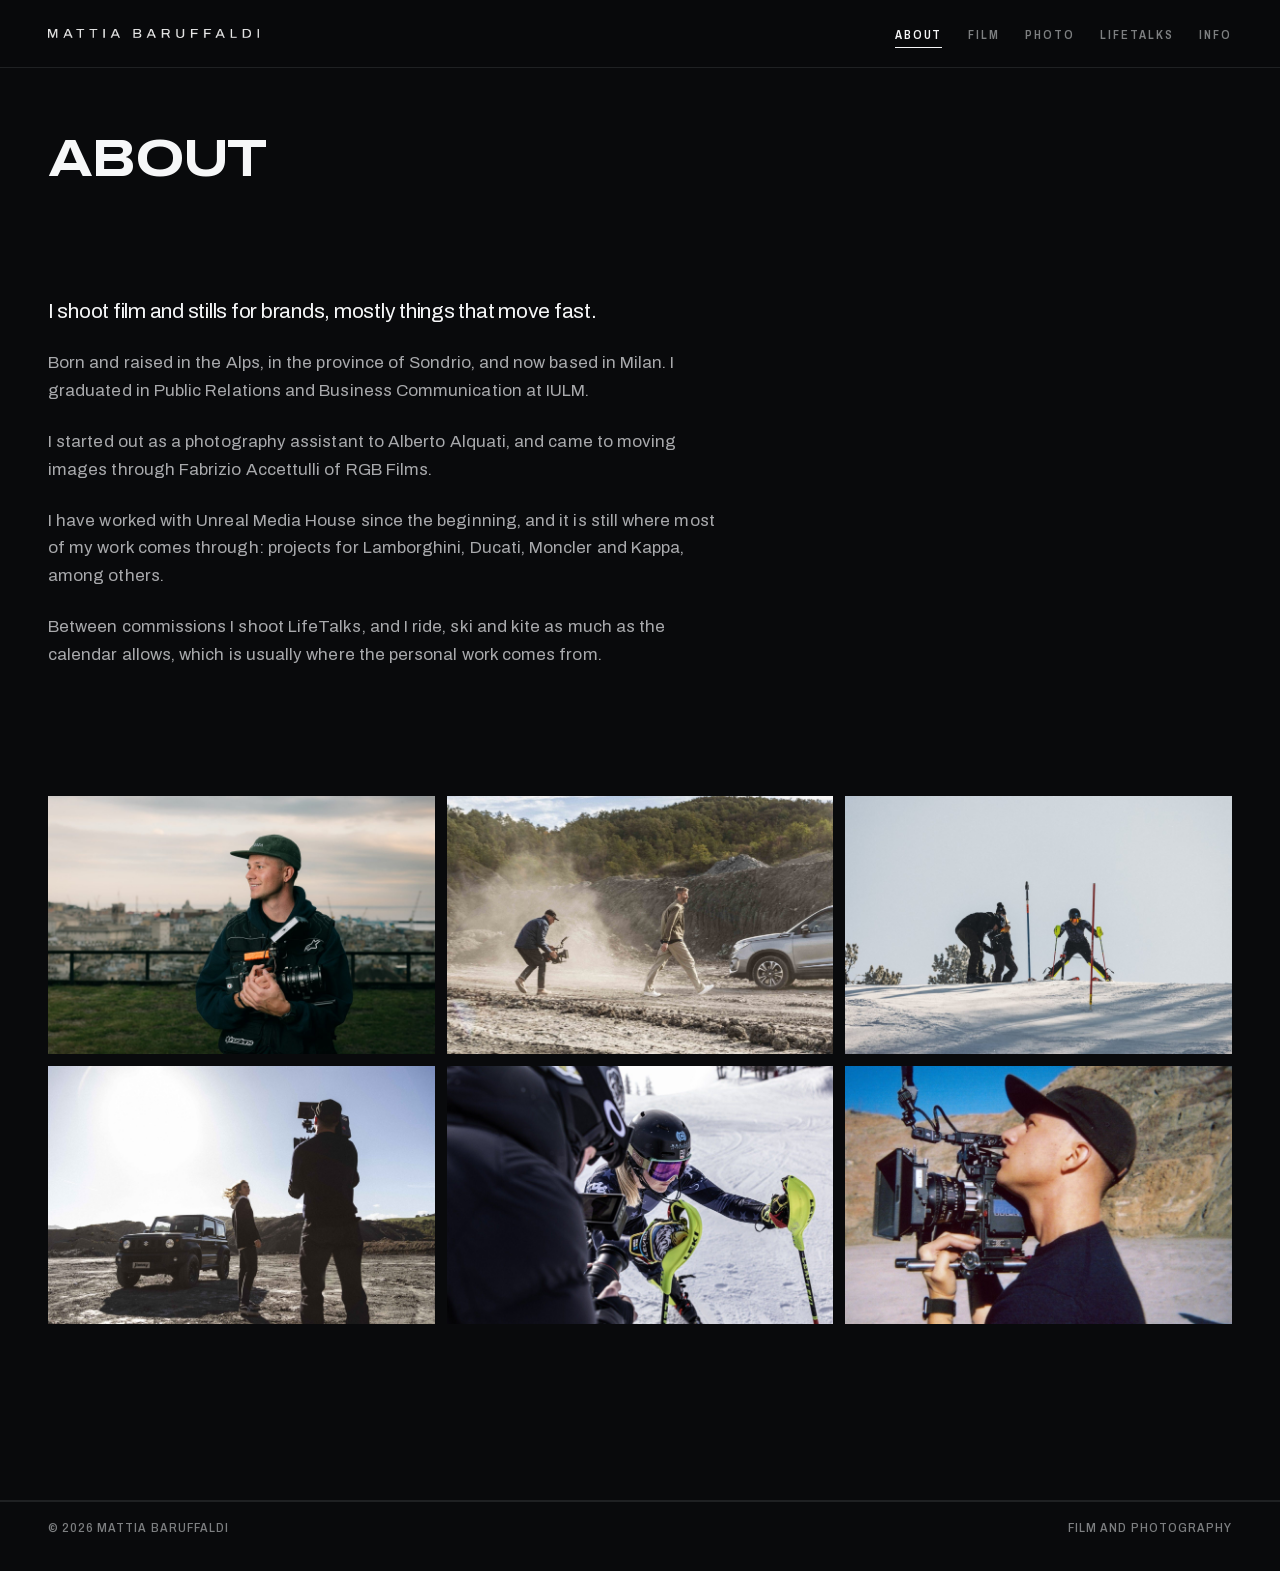
<file: about/index.html>
<!doctype html>
<html lang="en">
<head>
<meta charset="utf-8">
<meta name="viewport" content="width=device-width, initial-scale=1">
<title>About — Mattia Baruffaldi</title>
<meta name="description" content="Filmmaker and photographer from the Italian Alps, based in Milan. Bio and behind the scenes.">
<link rel="canonical" href="https://www.mattiabaruffaldi.com/about/">
<meta name="theme-color" content="#121214">

<meta property="og:type" content="website">
<meta property="og:site_name" content="Mattia Baruffaldi">
<meta property="og:title" content="About — Mattia Baruffaldi">
<meta property="og:description" content="Filmmaker and photographer from the Italian Alps, based in Milan. Bio and behind the scenes.">
<meta property="og:url" content="https://www.mattiabaruffaldi.com/about/">
<meta property="og:image" content="https://www.mattiabaruffaldi.com/img/og/about.jpg">
<meta property="og:image:width" content="1200">
<meta property="og:image:height" content="630">
<meta property="og:image:alt" content="About — Mattia Baruffaldi">
<meta property="og:locale" content="en_GB">
<meta name="twitter:card" content="summary_large_image">
<meta name="author" content="Mattia Baruffaldi">
<script type="application/ld+json">{"@context":"https://schema.org","@graph":[{"@type":"Person","@id":"https://www.mattiabaruffaldi.com/#mattia","name":"Mattia Baruffaldi","url":"https://www.mattiabaruffaldi.com/","image":"https://www.mattiabaruffaldi.com/img/bts/bts-01.jpg","jobTitle":"Filmmaker and photographer","email":"mailto:info@mattiabaruffaldi.com","telephone":"+393464755599","address":{"@type":"PostalAddress","addressLocality":"Milan","addressCountry":"IT"},"alumniOf":{"@type":"CollegeOrUniversity","name":"IULM University, Milan"},"knowsAbout":["Filmmaking","Photography","Automotive","Motorsport","Action sports"],"sameAs":["https://www.instagram.com/mattiabaruffaldi/","https://www.youtube.com/@mattiabaruffaldi_film","https://www.linkedin.com/in/mattia-baruffaldi-a734831a5/"]},{"@type":"WebSite","@id":"https://www.mattiabaruffaldi.com/#sito","url":"https://www.mattiabaruffaldi.com/","name":"Mattia Baruffaldi","inLanguage":"en","publisher":{"@id":"https://www.mattiabaruffaldi.com/#mattia"}},{"@type":"ProfilePage","url":"https://www.mattiabaruffaldi.com/about/","mainEntity":{"@id":"https://www.mattiabaruffaldi.com/#mattia"}}]}</script>

<link rel="icon" href="/favicon-32.png" sizes="32x32">
<link rel="apple-touch-icon" href="/apple-touch-icon.png">
<link rel="preload" href="/fonts/archivo-latin.woff2" as="font" type="font/woff2" crossorigin>
<link rel="stylesheet" href="/css/site.css?v=2916d914">
</head>
<body>
<a class="skip" href="#main">Skip to content</a>

<header class="site-head">
  <a class="brand" href="/" aria-label="Mattia Baruffaldi, home">
    <img src="/img/wordmark.png" alt="Mattia Baruffaldi" width="640" height="30">
  </a>
  <nav class="site-nav" aria-label="Sections">
    <ul><li><a href="/about/" aria-current="page">About</a></li><li><a href="/film/">Film</a></li><li><a href="/photo/">Photo</a></li><li><a href="/lifetalks/">LifeTalks</a></li><li><a href="/info/">Info</a></li></ul>
  </nav>
  <button class="burger" type="button" aria-expanded="false" aria-controls="menu"
          aria-label="Open menu">
    <span aria-hidden="true"></span><span aria-hidden="true"></span>
  </button>
</header>

<dialog class="menu" id="menu" aria-label="Menu">
  <button class="menu__close" type="button" aria-label="Close menu">
    <span aria-hidden="true"></span><span aria-hidden="true"></span>
  </button>
  <nav aria-label="Sections">
    <ul><li><a href="/about/" aria-current="page">About</a></li><li><a href="/film/">Film</a></li><li><a href="/photo/">Photo</a></li><li><a href="/lifetalks/">LifeTalks</a></li><li><a href="/info/">Info</a></li></ul>
  </nav>
</dialog>

<main id="main">

<div class="wrap page-head">
  <h1>About</h1>
</div>
<div class="wrap section--tight">
  <div class="info__bio">
    <p>I shoot film and stills for brands, mostly things that move fast.</p>
    <p>Born and raised in the Alps, in the province of Sondrio, and now based in
       Milan. I graduated in Public Relations and Business Communication at IULM.</p>
    <p>I started out as a photography assistant to Alberto Alquati, and came to
       moving images through Fabrizio Accettulli of RGB Films.</p>
    <p>I have worked with Unreal Media House since the beginning, and it is
       still where most of my work comes through: projects for Lamborghini,
       Ducati, Moncler and Kappa, among others.</p>
    <p>Between commissions I shoot LifeTalks, and I ride, ski and kite as much as
       the calendar allows, which is usually where the personal work comes from.</p>
  </div>
</div>
<div class="wrap section--tight">
  <div class="sheet">
<figure class="shot reveal" data-stagger="0">
  <img src="/img/bts/bts-01.jpg" alt="Mattia Baruffaldi with a cinema camera, the rooftops of Genoa behind him"
       width="1600" height="1067" loading="lazy" decoding="async">
</figure>
<figure class="shot reveal" data-stagger="1">
  <img src="/img/bts/bts-02.jpg" alt="Filming a car commercial on a dirt road, camera operator running alongside"
       width="1600" height="1067" loading="lazy" decoding="async">
</figure>
<figure class="shot reveal" data-stagger="2">
  <img src="/img/bts/bts-03.jpg" alt="Filming a ski racer at the start gate"
       width="1600" height="1067" loading="lazy" decoding="async">
</figure>
<figure class="shot reveal" data-stagger="0">
  <img src="/img/bts/bts-04.jpg" alt="Two crew members filming a slalom skier on the piste"
       width="1600" height="1067" loading="lazy" decoding="async">
</figure>
<figure class="shot reveal" data-stagger="1">
  <img src="/img/bts/bts-05.jpg" alt="A night shoot around a Suzuki Jimny, crew silhouetted against the sun"
       width="1600" height="1067" loading="lazy" decoding="async">
</figure>
<figure class="shot reveal" data-stagger="2">
  <img src="/img/bts/bts-06.jpg" alt="Shooting handheld with a cine camera on a rock face"
       width="1600" height="1067" loading="lazy" decoding="async">
</figure>
  </div>
</div>

</main>

<footer class="site-foot">
  
  <div class="wrap site-foot__bar">
    <p class="meta">&copy; 2026 Mattia Baruffaldi</p>
    <p class="meta">Film and photography</p>
  </div>
</footer>

<script src="/js/site.js?v=6ab8fcc1" defer></script>
</body>
</html>
</file>
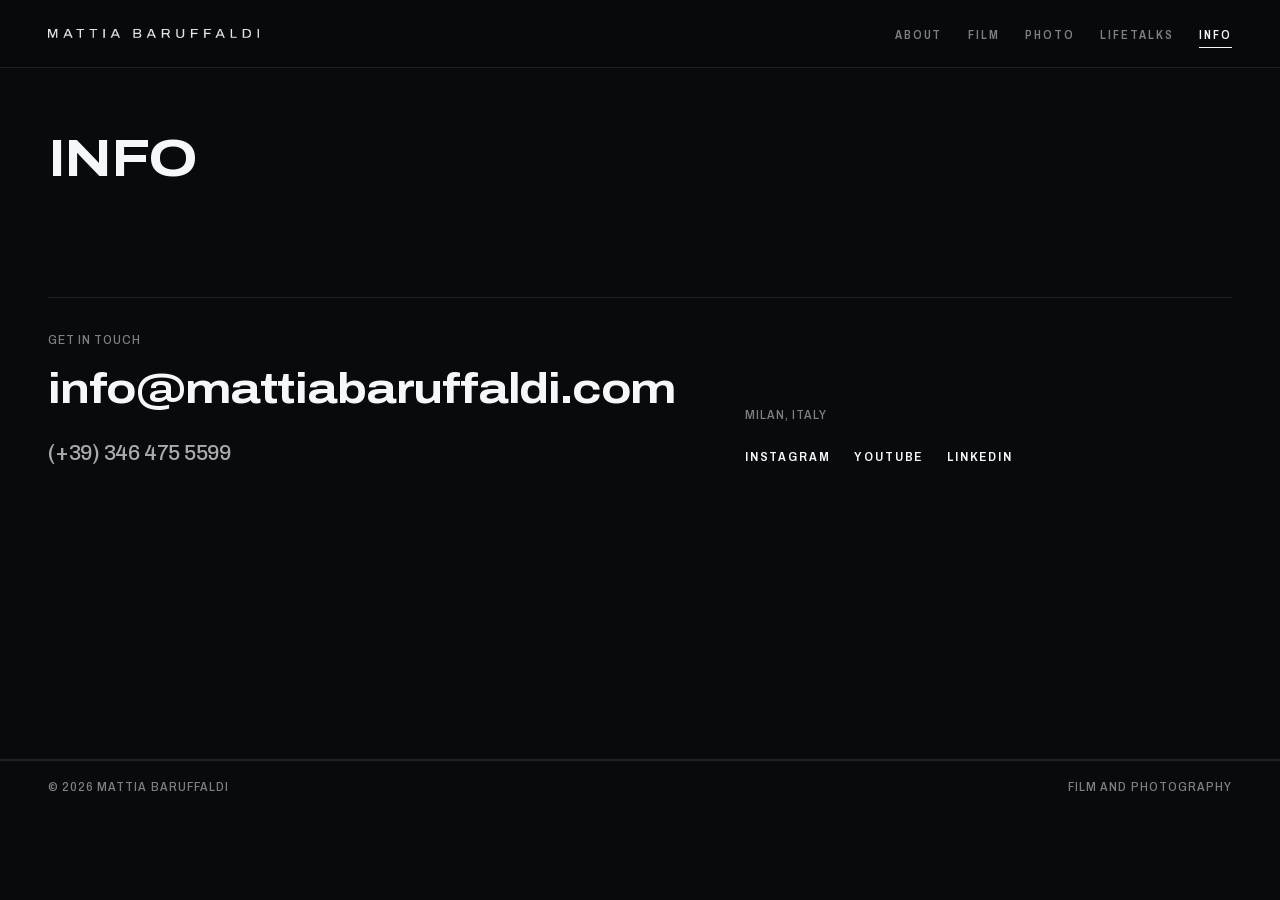
<file: contatti/index.html>
<!doctype html>
<html lang="en">
<head>
<meta charset="utf-8">
<title>Moved — Mattia Baruffaldi</title>
<link rel="canonical" href="https://www.mattiabaruffaldi.com/info/">
<meta http-equiv="refresh" content="0; url=/info/">
<meta name="robots" content="noindex">
<style>body{background:#121214;color:#e8e8ea;font:16px/1.6 system-ui,sans-serif;padding:3rem}a{color:#f2b45c}</style>
</head>
<body><p>This page moved. <a href="/info/">Continue &rarr;</a></p></body>
</html>
</file>
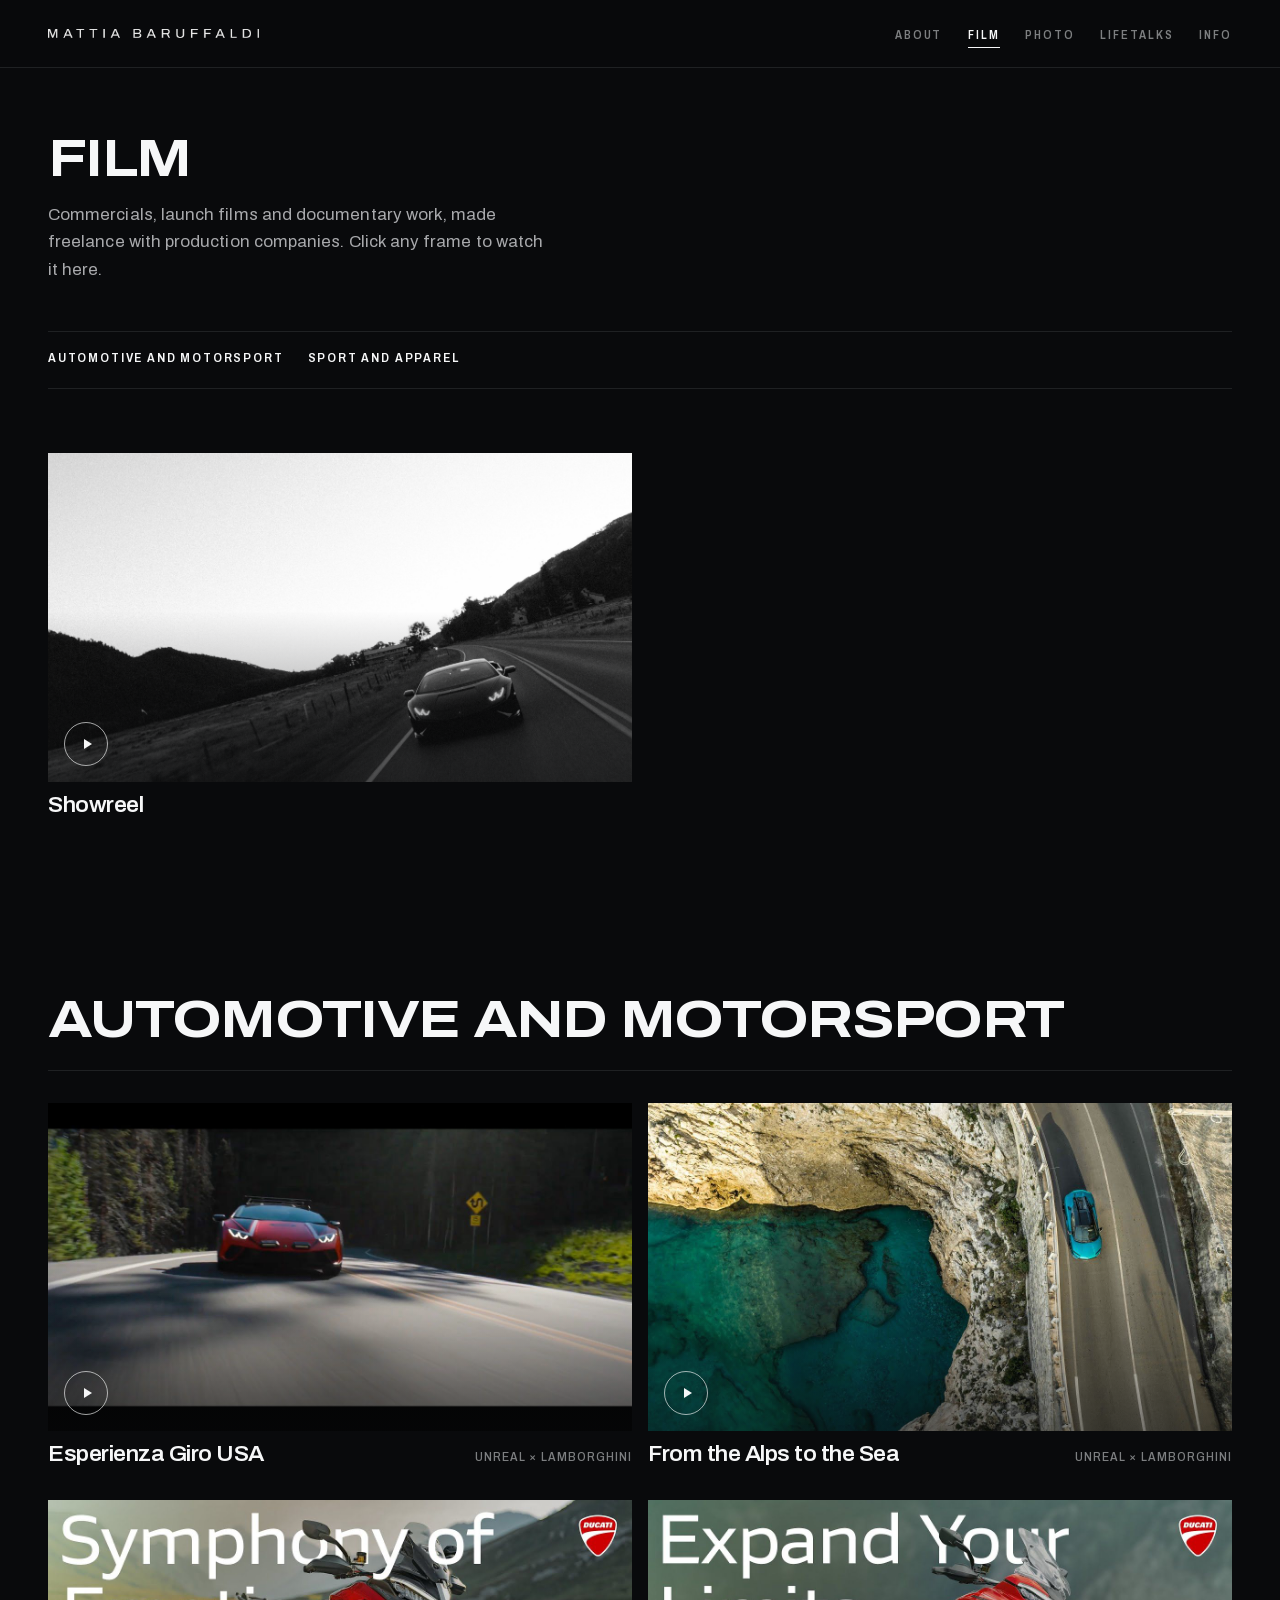
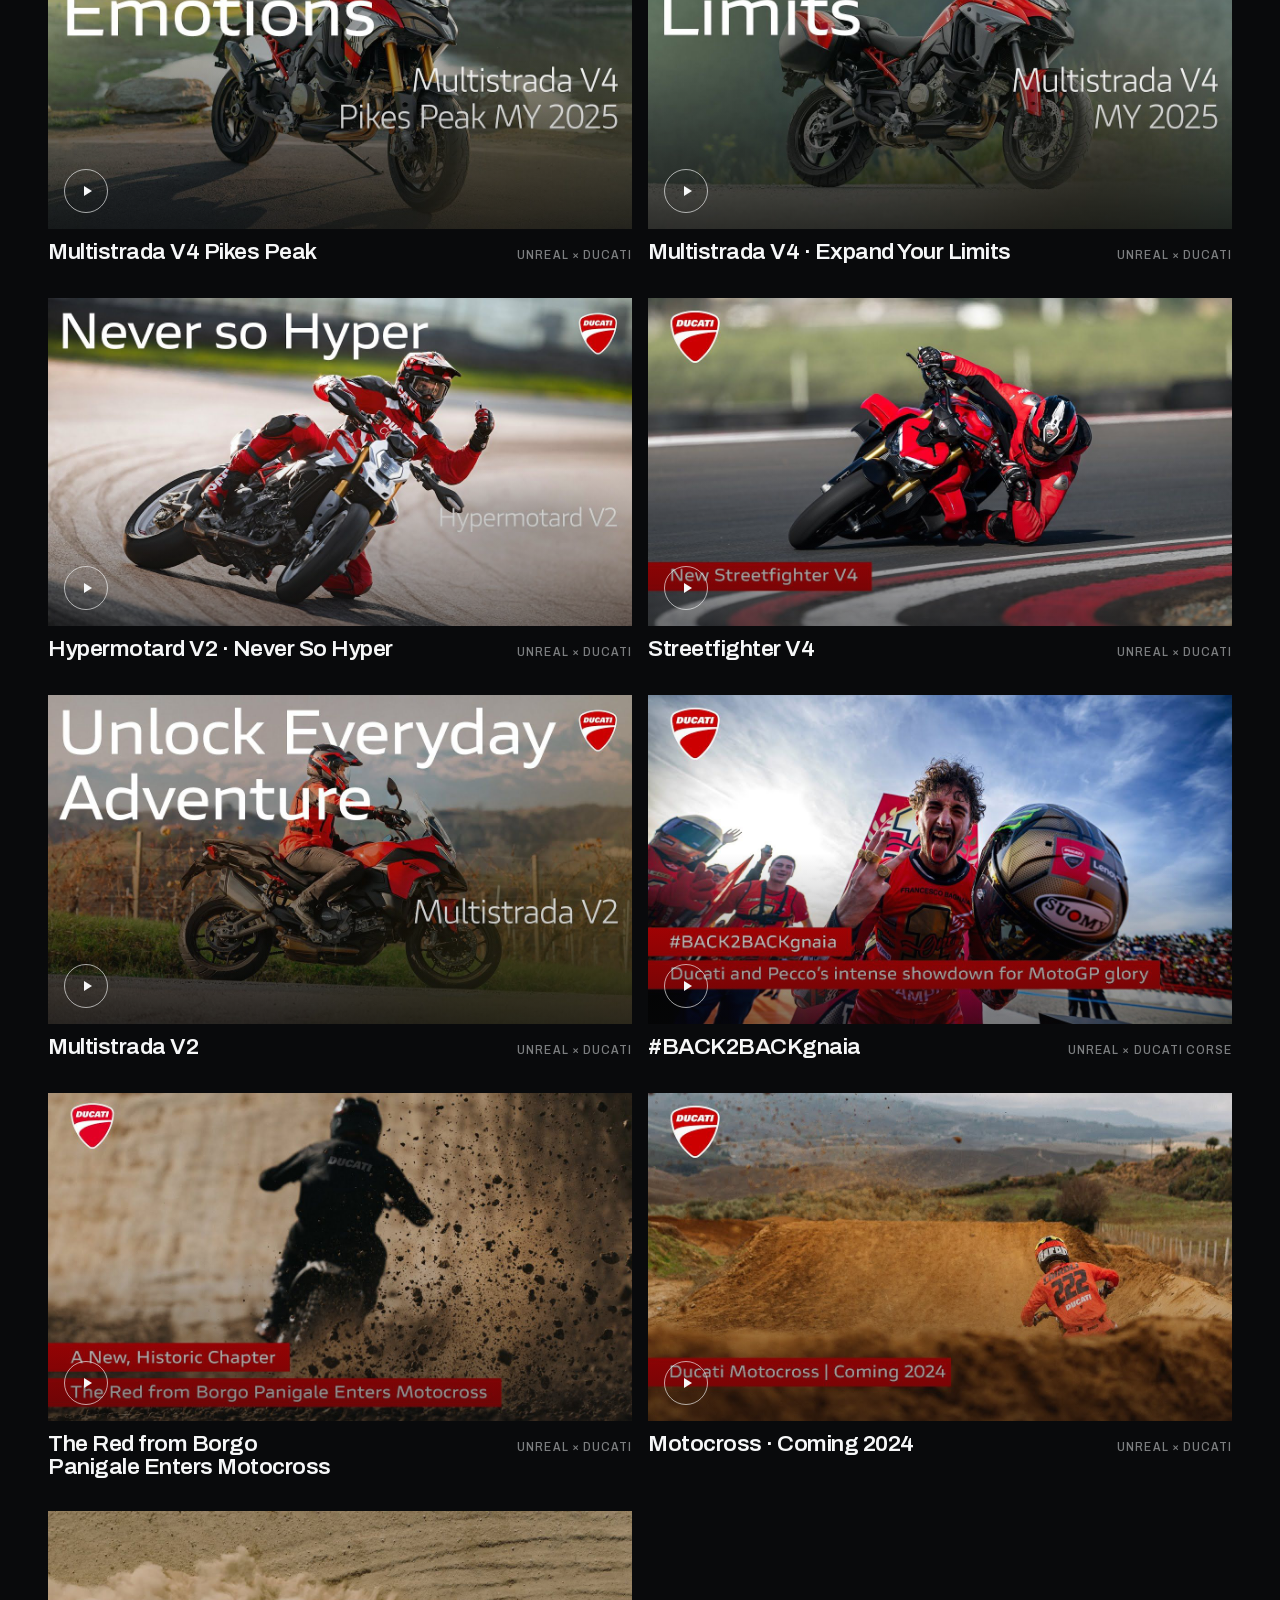
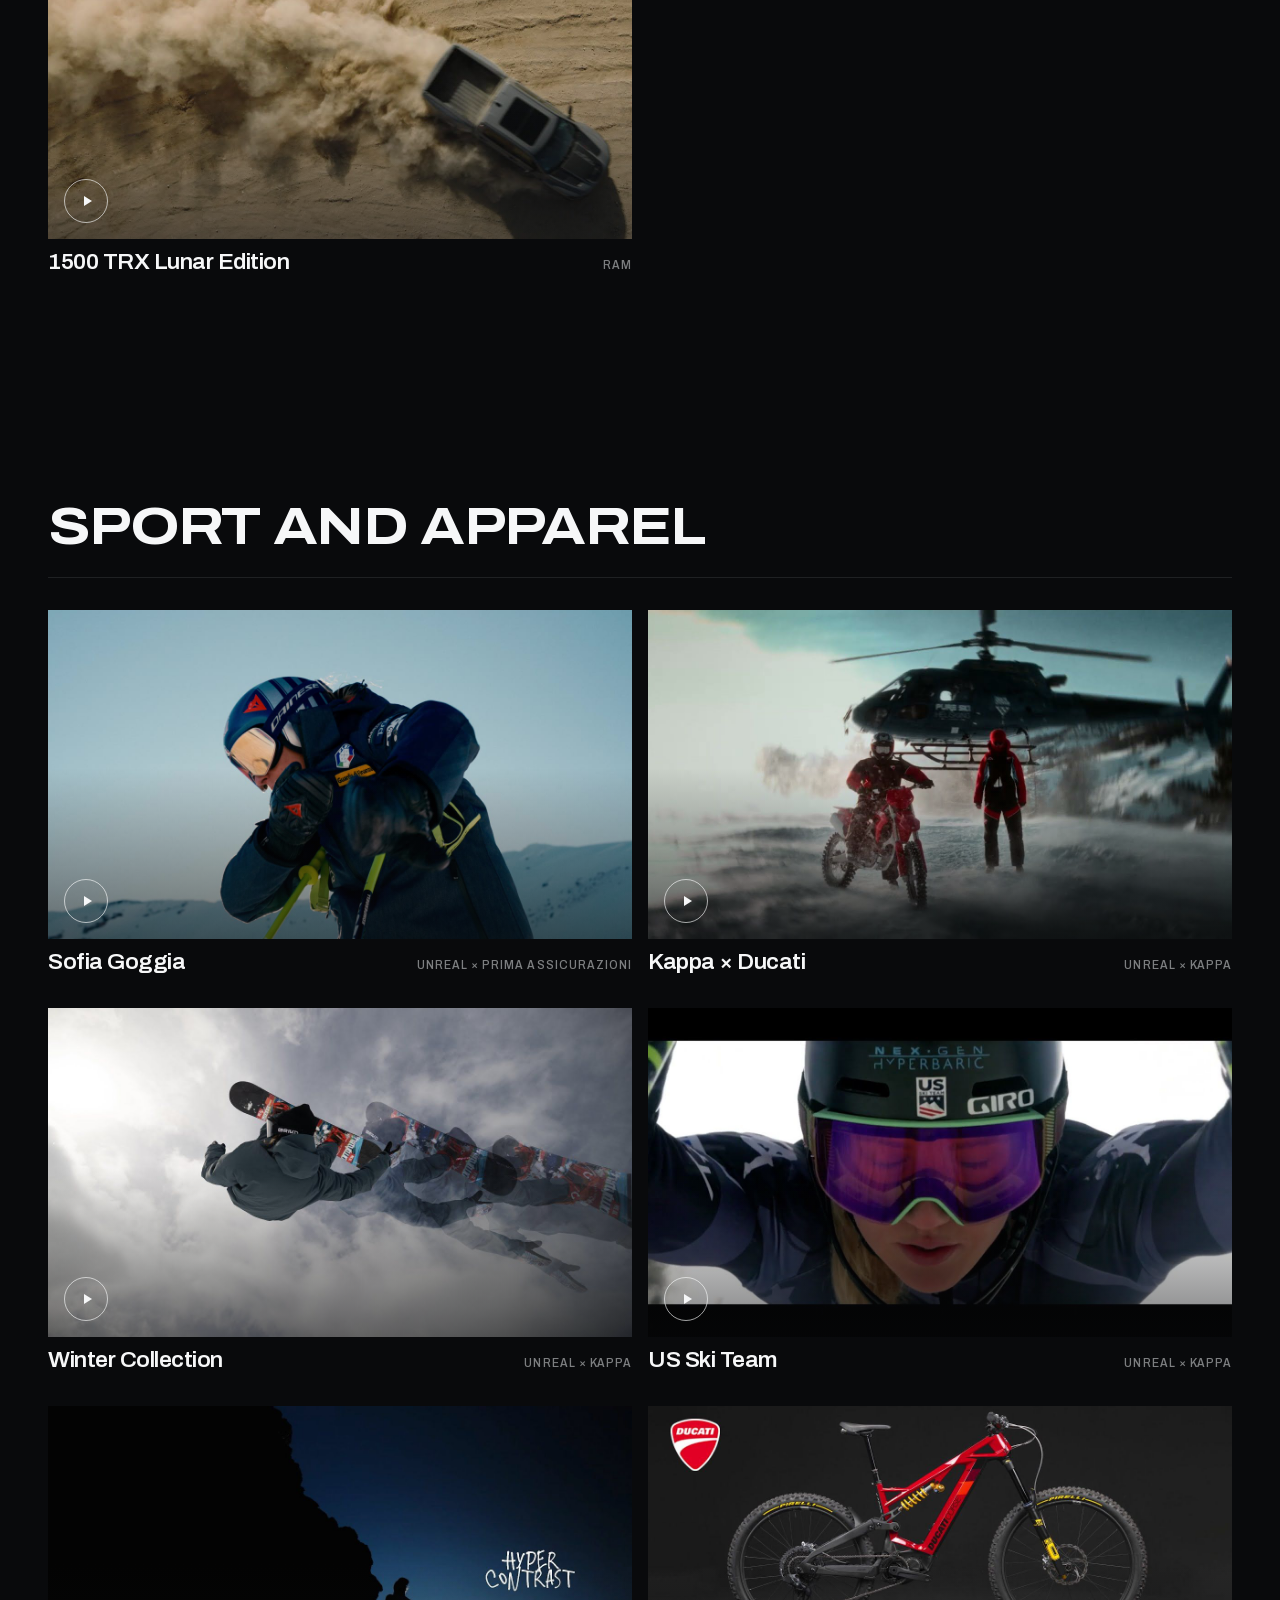
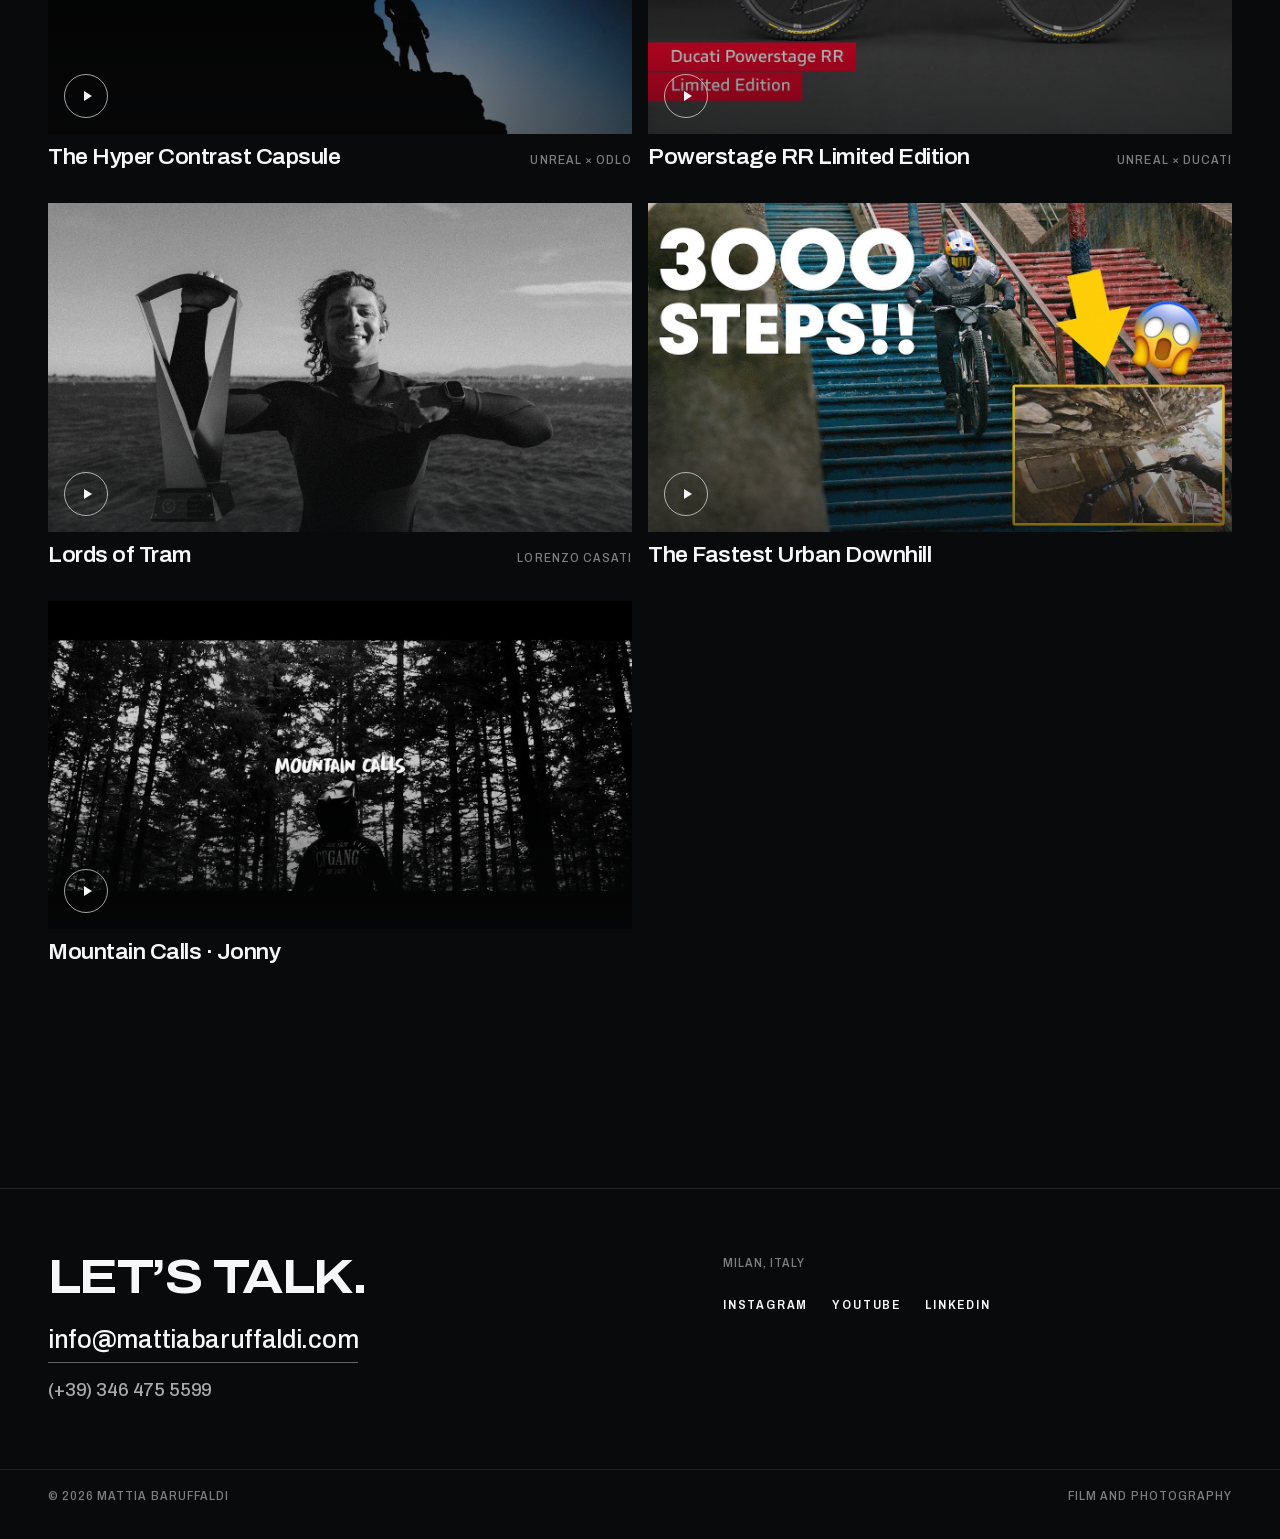
<file: film/index.html>
<!doctype html>
<html lang="en">
<head>
<meta charset="utf-8">
<meta name="viewport" content="width=device-width, initial-scale=1">
<title>Film — Mattia Baruffaldi</title>
<meta name="description" content="Commercials, launch films and documentary work for Lamborghini, Ducati, Kappa, RAM and others.">
<link rel="canonical" href="https://www.mattiabaruffaldi.com/film/">
<meta name="theme-color" content="#121214">

<meta property="og:type" content="website">
<meta property="og:site_name" content="Mattia Baruffaldi">
<meta property="og:title" content="Film — Mattia Baruffaldi">
<meta property="og:description" content="Commercials, launch films and documentary work for Lamborghini, Ducati, Kappa, RAM and others.">
<meta property="og:url" content="https://www.mattiabaruffaldi.com/film/">
<meta property="og:image" content="https://www.mattiabaruffaldi.com/img/og/film.jpg">
<meta property="og:image:width" content="1200">
<meta property="og:image:height" content="630">
<meta property="og:image:alt" content="Film — Mattia Baruffaldi">
<meta property="og:locale" content="en_GB">
<meta name="twitter:card" content="summary_large_image">
<meta name="author" content="Mattia Baruffaldi">
<script type="application/ld+json">{"@context":"https://schema.org","@graph":[{"@type":"Person","@id":"https://www.mattiabaruffaldi.com/#mattia","name":"Mattia Baruffaldi","url":"https://www.mattiabaruffaldi.com/","image":"https://www.mattiabaruffaldi.com/img/bts/bts-01.jpg","jobTitle":"Filmmaker and photographer","email":"mailto:info@mattiabaruffaldi.com","telephone":"+393464755599","address":{"@type":"PostalAddress","addressLocality":"Milan","addressCountry":"IT"},"alumniOf":{"@type":"CollegeOrUniversity","name":"IULM University, Milan"},"knowsAbout":["Filmmaking","Photography","Automotive","Motorsport","Action sports"],"sameAs":["https://www.instagram.com/mattiabaruffaldi/","https://www.youtube.com/@mattiabaruffaldi_film","https://www.linkedin.com/in/mattia-baruffaldi-a734831a5/"]},{"@type":"WebSite","@id":"https://www.mattiabaruffaldi.com/#sito","url":"https://www.mattiabaruffaldi.com/","name":"Mattia Baruffaldi","inLanguage":"en","publisher":{"@id":"https://www.mattiabaruffaldi.com/#mattia"}}]}</script>

<link rel="icon" href="/favicon-32.png" sizes="32x32">
<link rel="apple-touch-icon" href="/apple-touch-icon.png">
<link rel="preload" href="/fonts/archivo-latin.woff2" as="font" type="font/woff2" crossorigin>
<link rel="stylesheet" href="/css/site.css?v=2916d914">
</head>
<body>
<a class="skip" href="#main">Skip to content</a>

<header class="site-head">
  <a class="brand" href="/" aria-label="Mattia Baruffaldi, home">
    <img src="/img/wordmark.png" alt="Mattia Baruffaldi" width="640" height="30">
  </a>
  <nav class="site-nav" aria-label="Sections">
    <ul><li><a href="/about/">About</a></li><li><a href="/film/" aria-current="page">Film</a></li><li><a href="/photo/">Photo</a></li><li><a href="/lifetalks/">LifeTalks</a></li><li><a href="/info/">Info</a></li></ul>
  </nav>
  <button class="burger" type="button" aria-expanded="false" aria-controls="menu"
          aria-label="Open menu">
    <span aria-hidden="true"></span><span aria-hidden="true"></span>
  </button>
</header>

<dialog class="menu" id="menu" aria-label="Menu">
  <button class="menu__close" type="button" aria-label="Close menu">
    <span aria-hidden="true"></span><span aria-hidden="true"></span>
  </button>
  <nav aria-label="Sections">
    <ul><li><a href="/about/">About</a></li><li><a href="/film/" aria-current="page">Film</a></li><li><a href="/photo/">Photo</a></li><li><a href="/lifetalks/">LifeTalks</a></li><li><a href="/info/">Info</a></li></ul>
  </nav>
</dialog>

<main id="main">

<div class="wrap page-head">
  <h1>Film</h1>
  <p>Commercials, launch films and documentary work, made freelance with
     production companies. Click any frame to watch it here.</p>
</div>
<div class="wrap"><nav class="jump" aria-label="Jump to a group"><a class="link" href="#automotive">Automotive and motorsport</a> <a class="link" href="#apparel">Sport and apparel</a></nav></div>
<section class="section--tight wrap">
  <div class="films"><figure class="film reveal" data-stagger="0">
  <a class="film__btn" href="https://www.youtube.com/watch?v=9daFPeNSXGo" data-video="9daFPeNSXGo"
     data-title="Showreel" target="_blank" rel="noopener">
    <span class="film__frame">
      <img src="/img/hero.jpg" alt="Showreel poster: a Lamborghini on a mountain road at dusk" width="2500" height="1667"
           fetchpriority="high" decoding="async">
      <span class="film__cue" aria-hidden="true"></span>
    </span>
    <figcaption class="film__caption">
      <h2 class="film__title">Showreel</h2>
      
    </figcaption>
  </a>
</figure></div>
</section>
<section class="section wrap" id="automotive">
  <div class="sec-head reveal">
    <h2 class="display">Automotive and motorsport</h2>
  </div>
  <div class="films">
<figure class="film reveal" data-stagger="0">
  <a class="film__btn" href="https://www.youtube.com/watch?v=GVQPl1QtQQ4" data-video="GVQPl1QtQQ4"
     data-title="Esperienza Giro USA" target="_blank" rel="noopener">
    <span class="film__frame">
      <img src="/img/video/GVQPl1QtQQ4.jpg" alt="Still from Esperienza Giro USA" width="1280" height="720"
           loading="lazy" decoding="async">
      <span class="film__cue" aria-hidden="true"></span>
    </span>
    <figcaption class="film__caption">
      <h3 class="film__title">Esperienza Giro USA</h3>
      <p class="meta film__client">Unreal × Lamborghini</p>
    </figcaption>
  </a>
</figure>
<figure class="film reveal" data-stagger="1">
  <a class="film__btn" href="https://www.youtube.com/watch?v=oxBlVDnw5Lo" data-video="oxBlVDnw5Lo"
     data-title="From the Alps to the Sea" target="_blank" rel="noopener">
    <span class="film__frame">
      <img src="/img/video/oxBlVDnw5Lo.jpg" alt="Still from From the Alps to the Sea" width="1280" height="720"
           loading="lazy" decoding="async">
      <span class="film__cue" aria-hidden="true"></span>
    </span>
    <figcaption class="film__caption">
      <h3 class="film__title">From the Alps to the Sea</h3>
      <p class="meta film__client">Unreal × Lamborghini</p>
    </figcaption>
  </a>
</figure>
<figure class="film reveal" data-stagger="2">
  <a class="film__btn" href="https://www.youtube.com/watch?v=8vc4HPQ3ycY" data-video="8vc4HPQ3ycY"
     data-title="Multistrada V4 Pikes Peak" target="_blank" rel="noopener">
    <span class="film__frame">
      <img src="/img/video/8vc4HPQ3ycY.jpg" alt="Still from Multistrada V4 Pikes Peak" width="1280" height="720"
           loading="lazy" decoding="async">
      <span class="film__cue" aria-hidden="true"></span>
    </span>
    <figcaption class="film__caption">
      <h3 class="film__title">Multistrada V4 Pikes Peak</h3>
      <p class="meta film__client">Unreal × Ducati</p>
    </figcaption>
  </a>
</figure>
<figure class="film reveal" data-stagger="3">
  <a class="film__btn" href="https://www.youtube.com/watch?v=T-nkJv4oWhI" data-video="T-nkJv4oWhI"
     data-title="Multistrada V4 · Expand Your Limits" target="_blank" rel="noopener">
    <span class="film__frame">
      <img src="/img/video/T-nkJv4oWhI.jpg" alt="Still from Multistrada V4 · Expand Your Limits" width="1280" height="720"
           loading="lazy" decoding="async">
      <span class="film__cue" aria-hidden="true"></span>
    </span>
    <figcaption class="film__caption">
      <h3 class="film__title">Multistrada V4 · Expand Your Limits</h3>
      <p class="meta film__client">Unreal × Ducati</p>
    </figcaption>
  </a>
</figure>
<figure class="film reveal" data-stagger="4">
  <a class="film__btn" href="https://www.youtube.com/watch?v=QROt4ap1GjY" data-video="QROt4ap1GjY"
     data-title="Hypermotard V2 · Never So Hyper" target="_blank" rel="noopener">
    <span class="film__frame">
      <img src="/img/video/QROt4ap1GjY.jpg" alt="Still from Hypermotard V2 · Never So Hyper" width="1280" height="720"
           loading="lazy" decoding="async">
      <span class="film__cue" aria-hidden="true"></span>
    </span>
    <figcaption class="film__caption">
      <h3 class="film__title">Hypermotard V2 · Never So Hyper</h3>
      <p class="meta film__client">Unreal × Ducati</p>
    </figcaption>
  </a>
</figure>
<figure class="film reveal" data-stagger="5">
  <a class="film__btn" href="https://www.youtube.com/watch?v=YKYowJ4TOcA" data-video="YKYowJ4TOcA"
     data-title="Streetfighter V4" target="_blank" rel="noopener">
    <span class="film__frame">
      <img src="/img/video/YKYowJ4TOcA.jpg" alt="Still from Streetfighter V4" width="1280" height="720"
           loading="lazy" decoding="async">
      <span class="film__cue" aria-hidden="true"></span>
    </span>
    <figcaption class="film__caption">
      <h3 class="film__title">Streetfighter V4</h3>
      <p class="meta film__client">Unreal × Ducati</p>
    </figcaption>
  </a>
</figure>
<figure class="film reveal" data-stagger="6">
  <a class="film__btn" href="https://www.youtube.com/watch?v=I-xkV-nLD5g" data-video="I-xkV-nLD5g"
     data-title="Multistrada V2" target="_blank" rel="noopener">
    <span class="film__frame">
      <img src="/img/video/I-xkV-nLD5g.jpg" alt="Still from Multistrada V2" width="1280" height="720"
           loading="lazy" decoding="async">
      <span class="film__cue" aria-hidden="true"></span>
    </span>
    <figcaption class="film__caption">
      <h3 class="film__title">Multistrada V2</h3>
      <p class="meta film__client">Unreal × Ducati</p>
    </figcaption>
  </a>
</figure>
<figure class="film reveal" data-stagger="7">
  <a class="film__btn" href="https://www.youtube.com/watch?v=YHMMSysS0Yo" data-video="YHMMSysS0Yo"
     data-title="#BACK2BACKgnaia" target="_blank" rel="noopener">
    <span class="film__frame">
      <img src="/img/video/YHMMSysS0Yo.jpg" alt="Still from #BACK2BACKgnaia" width="1280" height="720"
           loading="lazy" decoding="async">
      <span class="film__cue" aria-hidden="true"></span>
    </span>
    <figcaption class="film__caption">
      <h3 class="film__title">#BACK2BACKgnaia</h3>
      <p class="meta film__client">Unreal × Ducati Corse</p>
    </figcaption>
  </a>
</figure>
<figure class="film reveal" data-stagger="8">
  <a class="film__btn" href="https://www.youtube.com/watch?v=-3H7_iYdI9I" data-video="-3H7_iYdI9I"
     data-title="The Red from Borgo Panigale Enters Motocross" target="_blank" rel="noopener">
    <span class="film__frame">
      <img src="/img/video/-3H7_iYdI9I.jpg" alt="Still from The Red from Borgo Panigale Enters Motocross" width="1280" height="720"
           loading="lazy" decoding="async">
      <span class="film__cue" aria-hidden="true"></span>
    </span>
    <figcaption class="film__caption">
      <h3 class="film__title">The Red from Borgo Panigale Enters Motocross</h3>
      <p class="meta film__client">Unreal × Ducati</p>
    </figcaption>
  </a>
</figure>
<figure class="film reveal" data-stagger="9">
  <a class="film__btn" href="https://www.youtube.com/watch?v=KORLNLzHhwU" data-video="KORLNLzHhwU"
     data-title="Motocross · Coming 2024" target="_blank" rel="noopener">
    <span class="film__frame">
      <img src="/img/video/KORLNLzHhwU.jpg" alt="Still from Motocross · Coming 2024" width="1280" height="720"
           loading="lazy" decoding="async">
      <span class="film__cue" aria-hidden="true"></span>
    </span>
    <figcaption class="film__caption">
      <h3 class="film__title">Motocross · Coming 2024</h3>
      <p class="meta film__client">Unreal × Ducati</p>
    </figcaption>
  </a>
</figure>
<figure class="film reveal" data-stagger="10">
  <a class="film__btn" href="https://www.youtube.com/watch?v=ng4vK723AS8" data-video="ng4vK723AS8"
     data-title="1500 TRX Lunar Edition" target="_blank" rel="noopener">
    <span class="film__frame">
      <img src="/img/video/ng4vK723AS8.jpg" alt="Still from 1500 TRX Lunar Edition" width="1280" height="720"
           loading="lazy" decoding="async">
      <span class="film__cue" aria-hidden="true"></span>
    </span>
    <figcaption class="film__caption">
      <h3 class="film__title">1500 TRX Lunar Edition</h3>
      <p class="meta film__client">RAM</p>
    </figcaption>
  </a>
</figure>
  </div>
</section>
<section class="section wrap" id="apparel">
  <div class="sec-head reveal">
    <h2 class="display">Sport and apparel</h2>
  </div>
  <div class="films">
<figure class="film reveal" data-stagger="0">
  <a class="film__btn" href="https://www.youtube.com/watch?v=OKMkikUCAy0" data-video="OKMkikUCAy0"
     data-title="Sofia Goggia" target="_blank" rel="noopener">
    <span class="film__frame">
      <img src="/img/video/OKMkikUCAy0.jpg" alt="Still from Sofia Goggia" width="1280" height="720"
           loading="lazy" decoding="async">
      <span class="film__cue" aria-hidden="true"></span>
    </span>
    <figcaption class="film__caption">
      <h3 class="film__title">Sofia Goggia</h3>
      <p class="meta film__client">Unreal × Prima Assicurazioni</p>
    </figcaption>
  </a>
</figure>
<figure class="film reveal" data-stagger="1">
  <a class="film__btn" href="https://www.youtube.com/watch?v=CF3su928_Bc" data-video="CF3su928_Bc"
     data-title="Kappa × Ducati" target="_blank" rel="noopener">
    <span class="film__frame">
      <img src="/img/video/CF3su928_Bc.jpg" alt="Still from Kappa × Ducati" width="1280" height="720"
           loading="lazy" decoding="async">
      <span class="film__cue" aria-hidden="true"></span>
    </span>
    <figcaption class="film__caption">
      <h3 class="film__title">Kappa × Ducati</h3>
      <p class="meta film__client">Unreal × Kappa</p>
    </figcaption>
  </a>
</figure>
<figure class="film reveal" data-stagger="2">
  <a class="film__btn" href="https://www.youtube.com/watch?v=p5ZqRwjilKg" data-video="p5ZqRwjilKg"
     data-title="Winter Collection" target="_blank" rel="noopener">
    <span class="film__frame">
      <img src="/img/video/p5ZqRwjilKg.jpg" alt="Still from Winter Collection" width="1280" height="720"
           loading="lazy" decoding="async">
      <span class="film__cue" aria-hidden="true"></span>
    </span>
    <figcaption class="film__caption">
      <h3 class="film__title">Winter Collection</h3>
      <p class="meta film__client">Unreal × Kappa</p>
    </figcaption>
  </a>
</figure>
<figure class="film reveal" data-stagger="3">
  <a class="film__btn" href="https://www.youtube.com/watch?v=qqoSzrGkyf8" data-video="qqoSzrGkyf8"
     data-title="US Ski Team" target="_blank" rel="noopener">
    <span class="film__frame">
      <img src="/img/video/qqoSzrGkyf8.jpg" alt="Still from US Ski Team" width="1280" height="720"
           loading="lazy" decoding="async">
      <span class="film__cue" aria-hidden="true"></span>
    </span>
    <figcaption class="film__caption">
      <h3 class="film__title">US Ski Team</h3>
      <p class="meta film__client">Unreal × Kappa</p>
    </figcaption>
  </a>
</figure>
<figure class="film reveal" data-stagger="4">
  <a class="film__btn" href="https://www.youtube.com/watch?v=BFilRFo1Yiw" data-video="BFilRFo1Yiw"
     data-title="The Hyper Contrast Capsule" target="_blank" rel="noopener">
    <span class="film__frame">
      <img src="/img/video/BFilRFo1Yiw.jpg" alt="Still from The Hyper Contrast Capsule" width="1280" height="720"
           loading="lazy" decoding="async">
      <span class="film__cue" aria-hidden="true"></span>
    </span>
    <figcaption class="film__caption">
      <h3 class="film__title">The Hyper Contrast Capsule</h3>
      <p class="meta film__client">Unreal × Odlo</p>
    </figcaption>
  </a>
</figure>
<figure class="film reveal" data-stagger="5">
  <a class="film__btn" href="https://www.youtube.com/watch?v=BPCioSdPk-U" data-video="BPCioSdPk-U"
     data-title="Powerstage RR Limited Edition" target="_blank" rel="noopener">
    <span class="film__frame">
      <img src="/img/video/BPCioSdPk-U.jpg" alt="Still from Powerstage RR Limited Edition" width="1280" height="720"
           loading="lazy" decoding="async">
      <span class="film__cue" aria-hidden="true"></span>
    </span>
    <figcaption class="film__caption">
      <h3 class="film__title">Powerstage RR Limited Edition</h3>
      <p class="meta film__client">Unreal × Ducati</p>
    </figcaption>
  </a>
</figure>
<figure class="film reveal" data-stagger="6">
  <a class="film__btn" href="https://www.youtube.com/watch?v=tDmiGfRRpRU" data-video="tDmiGfRRpRU"
     data-title="Lords of Tram" target="_blank" rel="noopener">
    <span class="film__frame">
      <img src="/img/video/tDmiGfRRpRU.jpg" alt="Still from Lords of Tram" width="1280" height="720"
           loading="lazy" decoding="async">
      <span class="film__cue" aria-hidden="true"></span>
    </span>
    <figcaption class="film__caption">
      <h3 class="film__title">Lords of Tram</h3>
      <p class="meta film__client">Lorenzo Casati</p>
    </figcaption>
  </a>
</figure>
<figure class="film reveal" data-stagger="7">
  <a class="film__btn" href="https://www.youtube.com/watch?v=puQ4XR38yc8" data-video="puQ4XR38yc8"
     data-title="The Fastest Urban Downhill" target="_blank" rel="noopener">
    <span class="film__frame">
      <img src="/img/video/puQ4XR38yc8.jpg" alt="Still from The Fastest Urban Downhill" width="1280" height="720"
           loading="lazy" decoding="async">
      <span class="film__cue" aria-hidden="true"></span>
    </span>
    <figcaption class="film__caption">
      <h3 class="film__title">The Fastest Urban Downhill</h3>
      
    </figcaption>
  </a>
</figure>
<figure class="film reveal" data-stagger="8">
  <a class="film__btn" href="https://www.youtube.com/watch?v=6BfEIhr-aY4" data-video="6BfEIhr-aY4"
     data-title="Mountain Calls · Jonny" target="_blank" rel="noopener">
    <span class="film__frame">
      <img src="/img/video/6BfEIhr-aY4.jpg" alt="Still from Mountain Calls · Jonny" width="1280" height="720"
           loading="lazy" decoding="async">
      <span class="film__cue" aria-hidden="true"></span>
    </span>
    <figcaption class="film__caption">
      <h3 class="film__title">Mountain Calls · Jonny</h3>
      
    </figcaption>
  </a>
</figure>
  </div>
</section>

<dialog class="player" id="player" aria-label="Video player">
  <div class="player__inner">
    <div class="player__frame"></div>
    <div class="player__bar">
      <p class="player__title"></p>
      <button class="player__close" type="button">Close &times;</button>
    </div>
  </div>
</dialog>


</main>

<footer class="site-foot">
  <div class="wrap site-foot__top">
    <div>
      <h2>Let&rsquo;s talk.</h2>
      <a class="site-foot__mail" href="mailto:info@mattiabaruffaldi.com">info@mattiabaruffaldi.com</a>
      <a class="site-foot__tel" href="tel:+393464755599">(+39) 346 475 5599</a>
    </div>
    <div>
      <p class="meta" style="margin-bottom:var(--s-4)">Milan, Italy</p>
      <ul class="site-foot__links">
        <li><a class="link" href="https://www.instagram.com/mattiabaruffaldi/" rel="me noopener" target="_blank">Instagram</a></li>
        <li><a class="link" href="https://www.youtube.com/@mattiabaruffaldi_film" rel="me noopener" target="_blank">YouTube</a></li>
        <li><a class="link" href="https://www.linkedin.com/in/mattia-baruffaldi-a734831a5/" rel="me noopener" target="_blank">LinkedIn</a></li>
      </ul>
    </div>
  </div>
  <div class="wrap site-foot__bar">
    <p class="meta">&copy; 2026 Mattia Baruffaldi</p>
    <p class="meta">Film and photography</p>
  </div>
</footer>

<script src="/js/site.js?v=6ab8fcc1" defer></script>
</body>
</html>
</file>
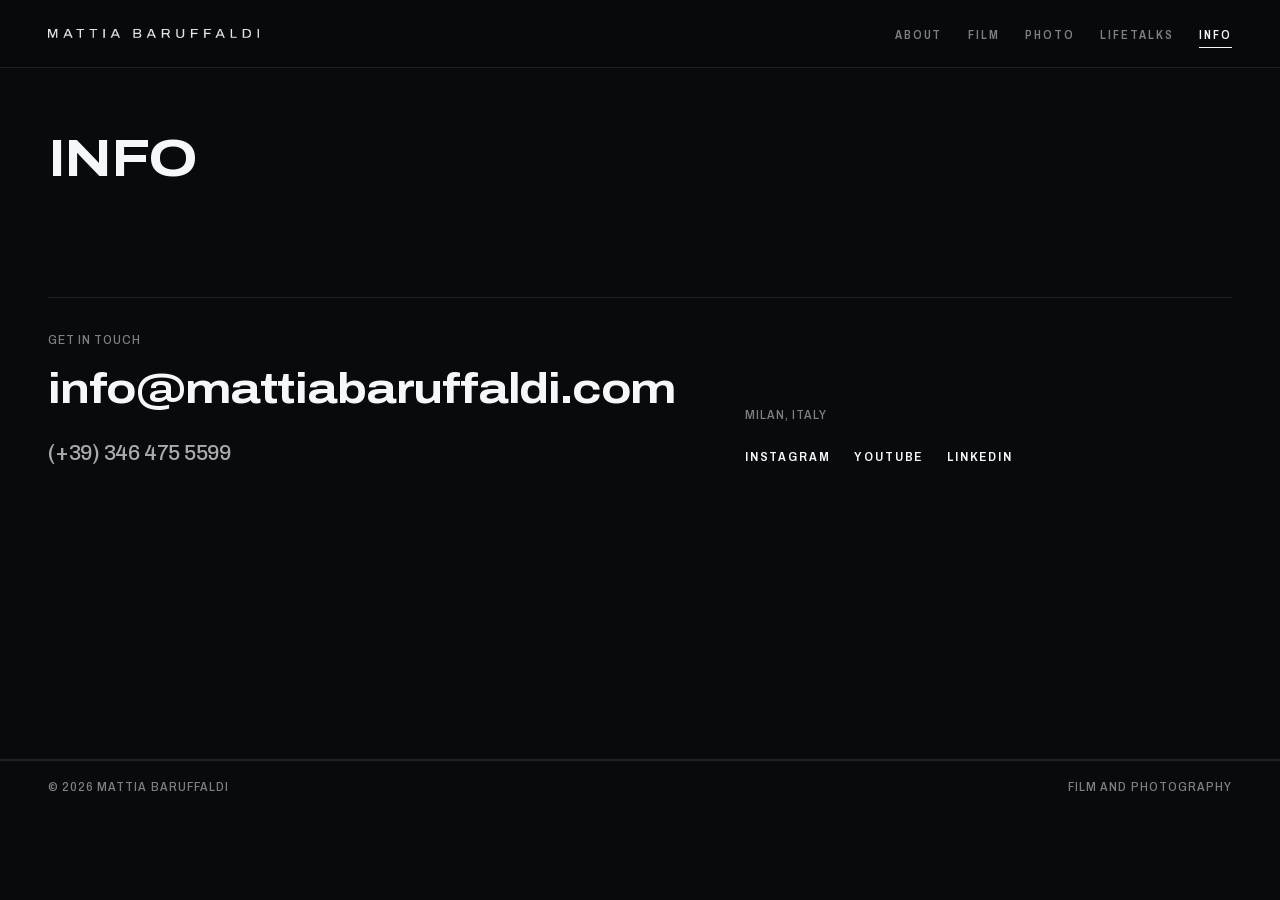
<file: info/index.html>
<!doctype html>
<html lang="en">
<head>
<meta charset="utf-8">
<meta name="viewport" content="width=device-width, initial-scale=1">
<title>Info — Mattia Baruffaldi</title>
<meta name="description" content="Contact Mattia Baruffaldi — filmmaker and photographer based in Milan.">
<link rel="canonical" href="https://www.mattiabaruffaldi.com/info/">
<meta name="theme-color" content="#121214">

<meta property="og:type" content="website">
<meta property="og:site_name" content="Mattia Baruffaldi">
<meta property="og:title" content="Info — Mattia Baruffaldi">
<meta property="og:description" content="Contact Mattia Baruffaldi — filmmaker and photographer based in Milan.">
<meta property="og:url" content="https://www.mattiabaruffaldi.com/info/">
<meta property="og:image" content="https://www.mattiabaruffaldi.com/img/og/info.jpg">
<meta property="og:image:width" content="1200">
<meta property="og:image:height" content="630">
<meta property="og:image:alt" content="Info — Mattia Baruffaldi">
<meta property="og:locale" content="en_GB">
<meta name="twitter:card" content="summary_large_image">
<meta name="author" content="Mattia Baruffaldi">
<script type="application/ld+json">{"@context":"https://schema.org","@graph":[{"@type":"Person","@id":"https://www.mattiabaruffaldi.com/#mattia","name":"Mattia Baruffaldi","url":"https://www.mattiabaruffaldi.com/","image":"https://www.mattiabaruffaldi.com/img/bts/bts-01.jpg","jobTitle":"Filmmaker and photographer","email":"mailto:info@mattiabaruffaldi.com","telephone":"+393464755599","address":{"@type":"PostalAddress","addressLocality":"Milan","addressCountry":"IT"},"alumniOf":{"@type":"CollegeOrUniversity","name":"IULM University, Milan"},"knowsAbout":["Filmmaking","Photography","Automotive","Motorsport","Action sports"],"sameAs":["https://www.instagram.com/mattiabaruffaldi/","https://www.youtube.com/@mattiabaruffaldi_film","https://www.linkedin.com/in/mattia-baruffaldi-a734831a5/"]},{"@type":"WebSite","@id":"https://www.mattiabaruffaldi.com/#sito","url":"https://www.mattiabaruffaldi.com/","name":"Mattia Baruffaldi","inLanguage":"en","publisher":{"@id":"https://www.mattiabaruffaldi.com/#mattia"}}]}</script>

<link rel="icon" href="/favicon-32.png" sizes="32x32">
<link rel="apple-touch-icon" href="/apple-touch-icon.png">
<link rel="preload" href="/fonts/archivo-latin.woff2" as="font" type="font/woff2" crossorigin>
<link rel="stylesheet" href="/css/site.css?v=2916d914">
</head>
<body>
<a class="skip" href="#main">Skip to content</a>

<header class="site-head">
  <a class="brand" href="/" aria-label="Mattia Baruffaldi, home">
    <img src="/img/wordmark.png" alt="Mattia Baruffaldi" width="640" height="30">
  </a>
  <nav class="site-nav" aria-label="Sections">
    <ul><li><a href="/about/">About</a></li><li><a href="/film/">Film</a></li><li><a href="/photo/">Photo</a></li><li><a href="/lifetalks/">LifeTalks</a></li><li><a href="/info/" aria-current="page">Info</a></li></ul>
  </nav>
  <button class="burger" type="button" aria-expanded="false" aria-controls="menu"
          aria-label="Open menu">
    <span aria-hidden="true"></span><span aria-hidden="true"></span>
  </button>
</header>

<dialog class="menu" id="menu" aria-label="Menu">
  <button class="menu__close" type="button" aria-label="Close menu">
    <span aria-hidden="true"></span><span aria-hidden="true"></span>
  </button>
  <nav aria-label="Sections">
    <ul><li><a href="/about/">About</a></li><li><a href="/film/">Film</a></li><li><a href="/photo/">Photo</a></li><li><a href="/lifetalks/">LifeTalks</a></li><li><a href="/info/" aria-current="page">Info</a></li></ul>
  </nav>
</dialog>

<main id="main">

<div class="wrap page-head">
  <h1>Info</h1>
</div>
<div class="wrap section--tight">
  <div class="contact">
    <div class="contact__lead">
      <p class="contact__eyebrow meta">Get in touch</p>
      <a class="contact__mail" href="mailto:info@mattiabaruffaldi.com">info@mattiabaruffaldi.com</a>
      <a class="contact__tel" href="tel:+393464755599">(+39) 346 475 5599</a>
    </div>
    <div class="contact__side">
      <p class="meta contact__loc">Milan, Italy</p>
      <ul class="contact__links">
        <li><a class="link" href="https://www.instagram.com/mattiabaruffaldi/" rel="me noopener" target="_blank">Instagram</a></li>
        <li><a class="link" href="https://www.youtube.com/@mattiabaruffaldi_film" rel="me noopener" target="_blank">YouTube</a></li>
        <li><a class="link" href="https://www.linkedin.com/in/mattia-baruffaldi-a734831a5/" rel="me noopener" target="_blank">LinkedIn</a></li>
      </ul>
    </div>
  </div>
</div>

</main>

<footer class="site-foot">
  
  <div class="wrap site-foot__bar">
    <p class="meta">&copy; 2026 Mattia Baruffaldi</p>
    <p class="meta">Film and photography</p>
  </div>
</footer>

<script src="/js/site.js?v=6ab8fcc1" defer></script>
</body>
</html>
</file>
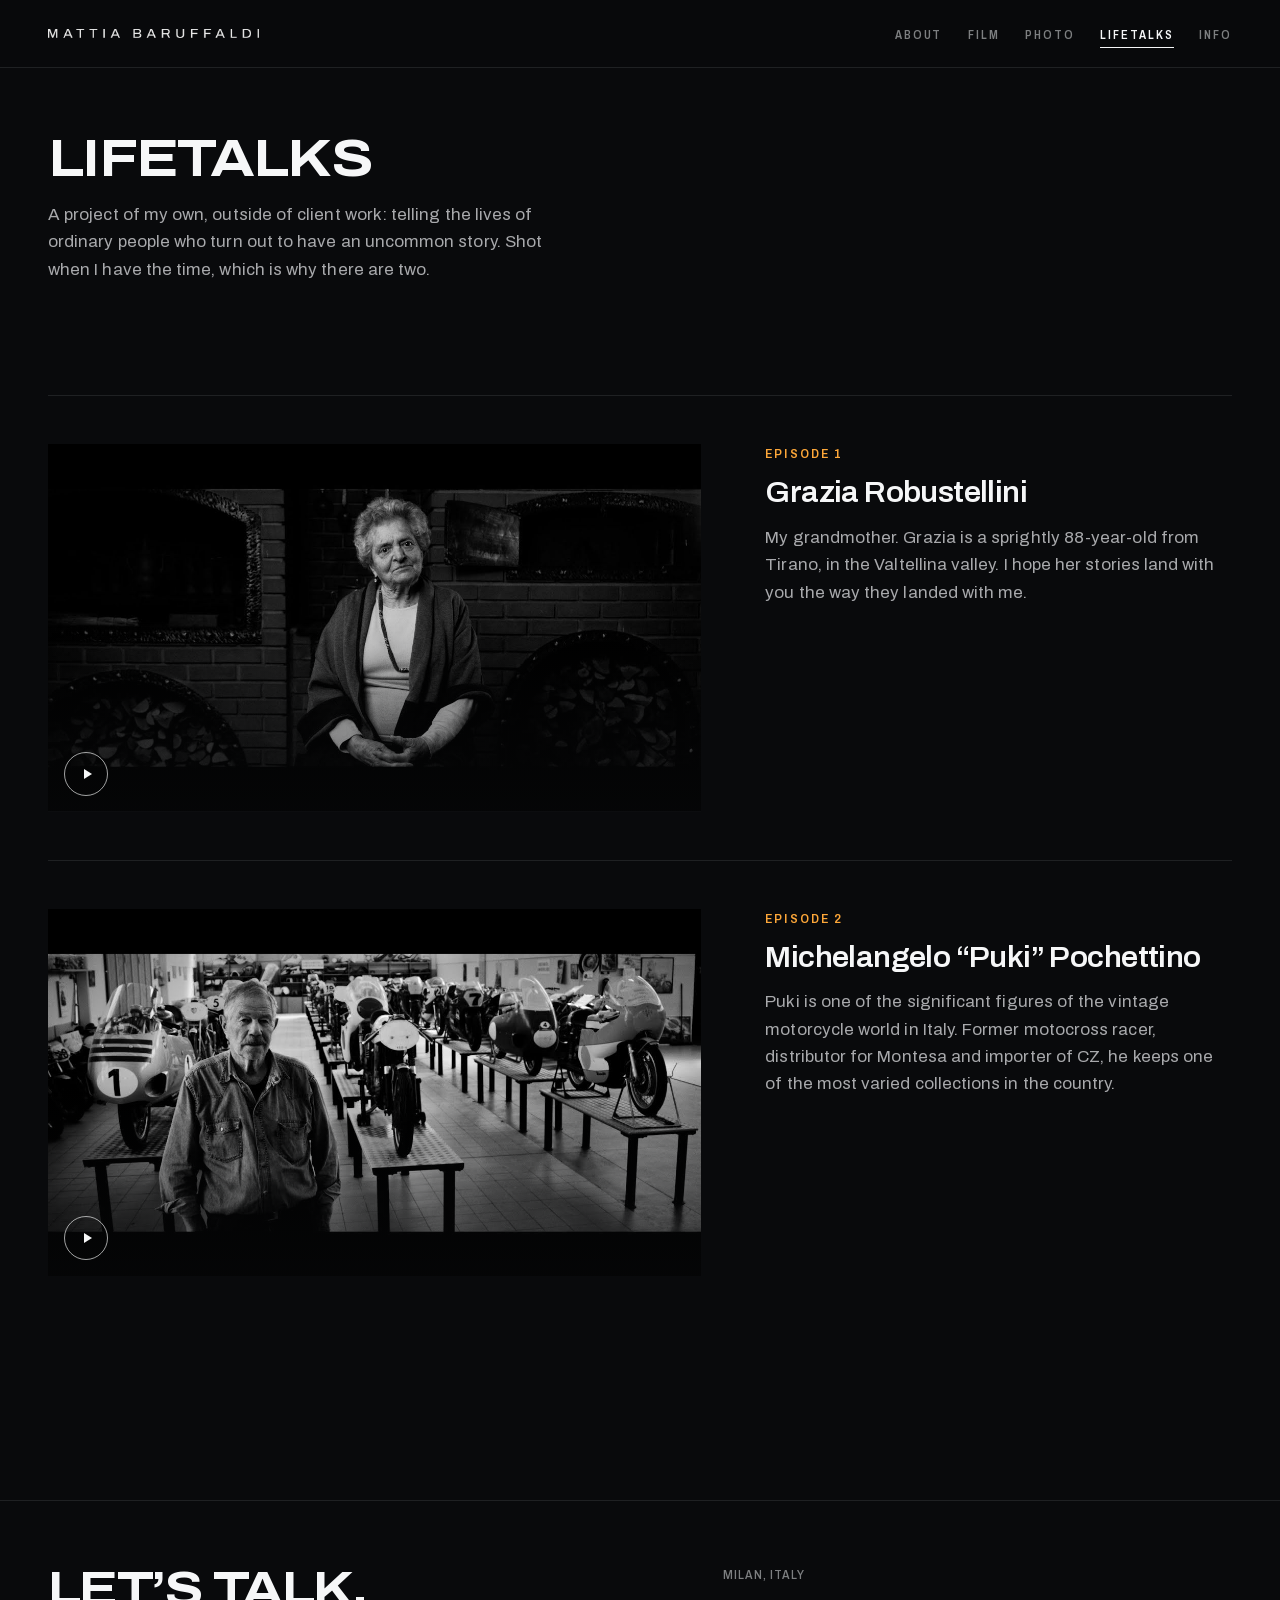
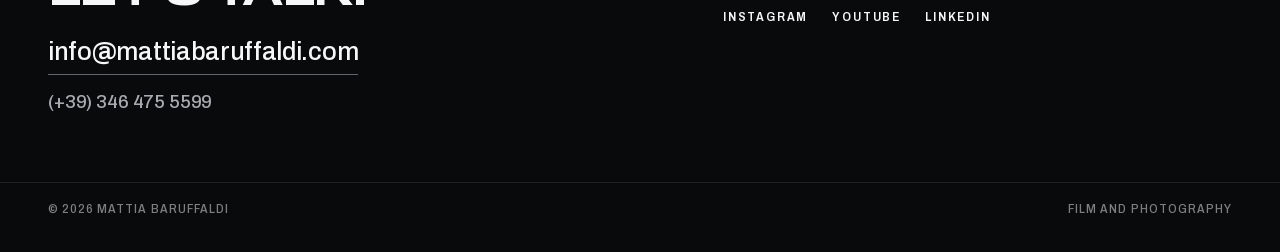
<file: lifetalks/index.html>
<!doctype html>
<html lang="en">
<head>
<meta charset="utf-8">
<meta name="viewport" content="width=device-width, initial-scale=1">
<title>LifeTalks — Mattia Baruffaldi</title>
<meta name="description" content="A personal documentary project: the lives of ordinary people with an uncommon story.">
<link rel="canonical" href="https://www.mattiabaruffaldi.com/lifetalks/">
<meta name="theme-color" content="#121214">

<meta property="og:type" content="website">
<meta property="og:site_name" content="Mattia Baruffaldi">
<meta property="og:title" content="LifeTalks — Mattia Baruffaldi">
<meta property="og:description" content="A personal documentary project: the lives of ordinary people with an uncommon story.">
<meta property="og:url" content="https://www.mattiabaruffaldi.com/lifetalks/">
<meta property="og:image" content="https://www.mattiabaruffaldi.com/img/og/lifetalks.jpg">
<meta property="og:image:width" content="1200">
<meta property="og:image:height" content="630">
<meta property="og:image:alt" content="LifeTalks — Mattia Baruffaldi">
<meta property="og:locale" content="en_GB">
<meta name="twitter:card" content="summary_large_image">
<meta name="author" content="Mattia Baruffaldi">
<script type="application/ld+json">{"@context":"https://schema.org","@graph":[{"@type":"Person","@id":"https://www.mattiabaruffaldi.com/#mattia","name":"Mattia Baruffaldi","url":"https://www.mattiabaruffaldi.com/","image":"https://www.mattiabaruffaldi.com/img/bts/bts-01.jpg","jobTitle":"Filmmaker and photographer","email":"mailto:info@mattiabaruffaldi.com","telephone":"+393464755599","address":{"@type":"PostalAddress","addressLocality":"Milan","addressCountry":"IT"},"alumniOf":{"@type":"CollegeOrUniversity","name":"IULM University, Milan"},"knowsAbout":["Filmmaking","Photography","Automotive","Motorsport","Action sports"],"sameAs":["https://www.instagram.com/mattiabaruffaldi/","https://www.youtube.com/@mattiabaruffaldi_film","https://www.linkedin.com/in/mattia-baruffaldi-a734831a5/"]},{"@type":"WebSite","@id":"https://www.mattiabaruffaldi.com/#sito","url":"https://www.mattiabaruffaldi.com/","name":"Mattia Baruffaldi","inLanguage":"en","publisher":{"@id":"https://www.mattiabaruffaldi.com/#mattia"}}]}</script>

<link rel="icon" href="/favicon-32.png" sizes="32x32">
<link rel="apple-touch-icon" href="/apple-touch-icon.png">
<link rel="preload" href="/fonts/archivo-latin.woff2" as="font" type="font/woff2" crossorigin>
<link rel="stylesheet" href="/css/site.css?v=2916d914">
</head>
<body>
<a class="skip" href="#main">Skip to content</a>

<header class="site-head">
  <a class="brand" href="/" aria-label="Mattia Baruffaldi, home">
    <img src="/img/wordmark.png" alt="Mattia Baruffaldi" width="640" height="30">
  </a>
  <nav class="site-nav" aria-label="Sections">
    <ul><li><a href="/about/">About</a></li><li><a href="/film/">Film</a></li><li><a href="/photo/">Photo</a></li><li><a href="/lifetalks/" aria-current="page">LifeTalks</a></li><li><a href="/info/">Info</a></li></ul>
  </nav>
  <button class="burger" type="button" aria-expanded="false" aria-controls="menu"
          aria-label="Open menu">
    <span aria-hidden="true"></span><span aria-hidden="true"></span>
  </button>
</header>

<dialog class="menu" id="menu" aria-label="Menu">
  <button class="menu__close" type="button" aria-label="Close menu">
    <span aria-hidden="true"></span><span aria-hidden="true"></span>
  </button>
  <nav aria-label="Sections">
    <ul><li><a href="/about/">About</a></li><li><a href="/film/">Film</a></li><li><a href="/photo/">Photo</a></li><li><a href="/lifetalks/" aria-current="page">LifeTalks</a></li><li><a href="/info/">Info</a></li></ul>
  </nav>
</dialog>

<main id="main">

<div class="wrap page-head">
  <h1>LifeTalks</h1>
  <p>A project of my own, outside of client work: telling the lives of ordinary
     people who turn out to have an uncommon story. Shot when I have the time,
     which is why there are two.</p>
</div>
<div class="wrap section--tight">
<article class="episode">
  <div><figure class="film reveal" data-stagger="0">
  <a class="film__btn" href="https://www.youtube.com/watch?v=UggHyqDGgGQ" data-video="UggHyqDGgGQ"
     data-title="Grazia Robustellini" target="_blank" rel="noopener">
    <span class="film__frame">
      <img src="/img/video/UggHyqDGgGQ.jpg" alt="Still from Grazia Robustellini" width="1280" height="720"
           fetchpriority="high" decoding="async">
      <span class="film__cue" aria-hidden="true"></span>
    </span>
  </a>
</figure></div>
  <div class="episode__body reveal">
    <span class="episode__no">Episode 1</span>
    <h3>Grazia Robustellini</h3>
    <p>My grandmother. Grazia is a sprightly 88-year-old from Tirano, in the Valtellina valley. I hope her stories land with you the way they landed with me.</p>
  </div>
</article>
<article class="episode">
  <div><figure class="film reveal" data-stagger="1">
  <a class="film__btn" href="https://www.youtube.com/watch?v=KnBHJpXhq3Q" data-video="KnBHJpXhq3Q"
     data-title="Michelangelo &#x27;Puki&#x27; Pochettino" target="_blank" rel="noopener">
    <span class="film__frame">
      <img src="/img/video/KnBHJpXhq3Q.jpg" alt="Still from Michelangelo &#x27;Puki&#x27; Pochettino" width="1280" height="720"
           loading="lazy" decoding="async">
      <span class="film__cue" aria-hidden="true"></span>
    </span>
  </a>
</figure></div>
  <div class="episode__body reveal">
    <span class="episode__no">Episode 2</span>
    <h3>Michelangelo &ldquo;Puki&rdquo; Pochettino</h3>
    <p>Puki is one of the significant figures of the vintage motorcycle world in Italy. Former motocross racer, distributor for Montesa and importer of CZ, he keeps one of the most varied collections in the country.</p>
  </div>
</article>
</div>

<dialog class="player" id="player" aria-label="Video player">
  <div class="player__inner">
    <div class="player__frame"></div>
    <div class="player__bar">
      <p class="player__title"></p>
      <button class="player__close" type="button">Close &times;</button>
    </div>
  </div>
</dialog>


</main>

<footer class="site-foot">
  <div class="wrap site-foot__top">
    <div>
      <h2>Let&rsquo;s talk.</h2>
      <a class="site-foot__mail" href="mailto:info@mattiabaruffaldi.com">info@mattiabaruffaldi.com</a>
      <a class="site-foot__tel" href="tel:+393464755599">(+39) 346 475 5599</a>
    </div>
    <div>
      <p class="meta" style="margin-bottom:var(--s-4)">Milan, Italy</p>
      <ul class="site-foot__links">
        <li><a class="link" href="https://www.instagram.com/mattiabaruffaldi/" rel="me noopener" target="_blank">Instagram</a></li>
        <li><a class="link" href="https://www.youtube.com/@mattiabaruffaldi_film" rel="me noopener" target="_blank">YouTube</a></li>
        <li><a class="link" href="https://www.linkedin.com/in/mattia-baruffaldi-a734831a5/" rel="me noopener" target="_blank">LinkedIn</a></li>
      </ul>
    </div>
  </div>
  <div class="wrap site-foot__bar">
    <p class="meta">&copy; 2026 Mattia Baruffaldi</p>
    <p class="meta">Film and photography</p>
  </div>
</footer>

<script src="/js/site.js?v=6ab8fcc1" defer></script>
</body>
</html>
</file>
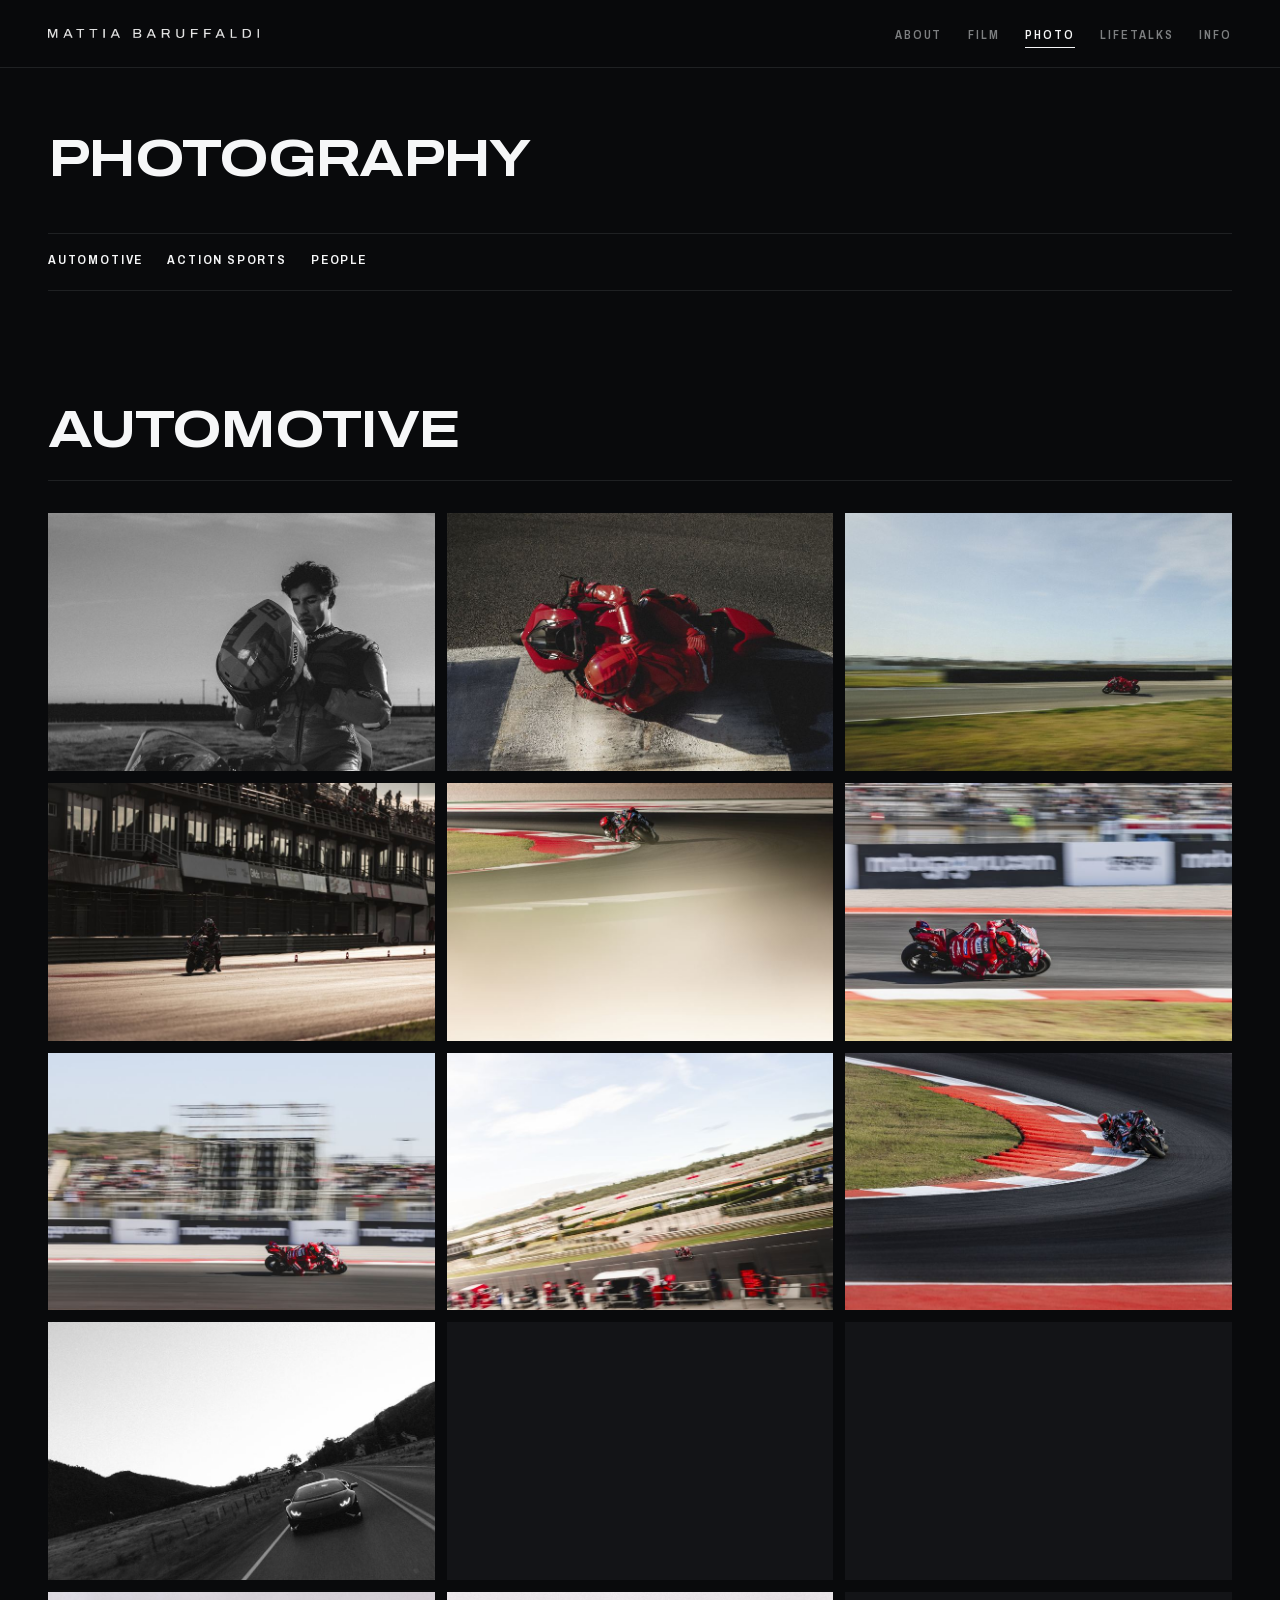
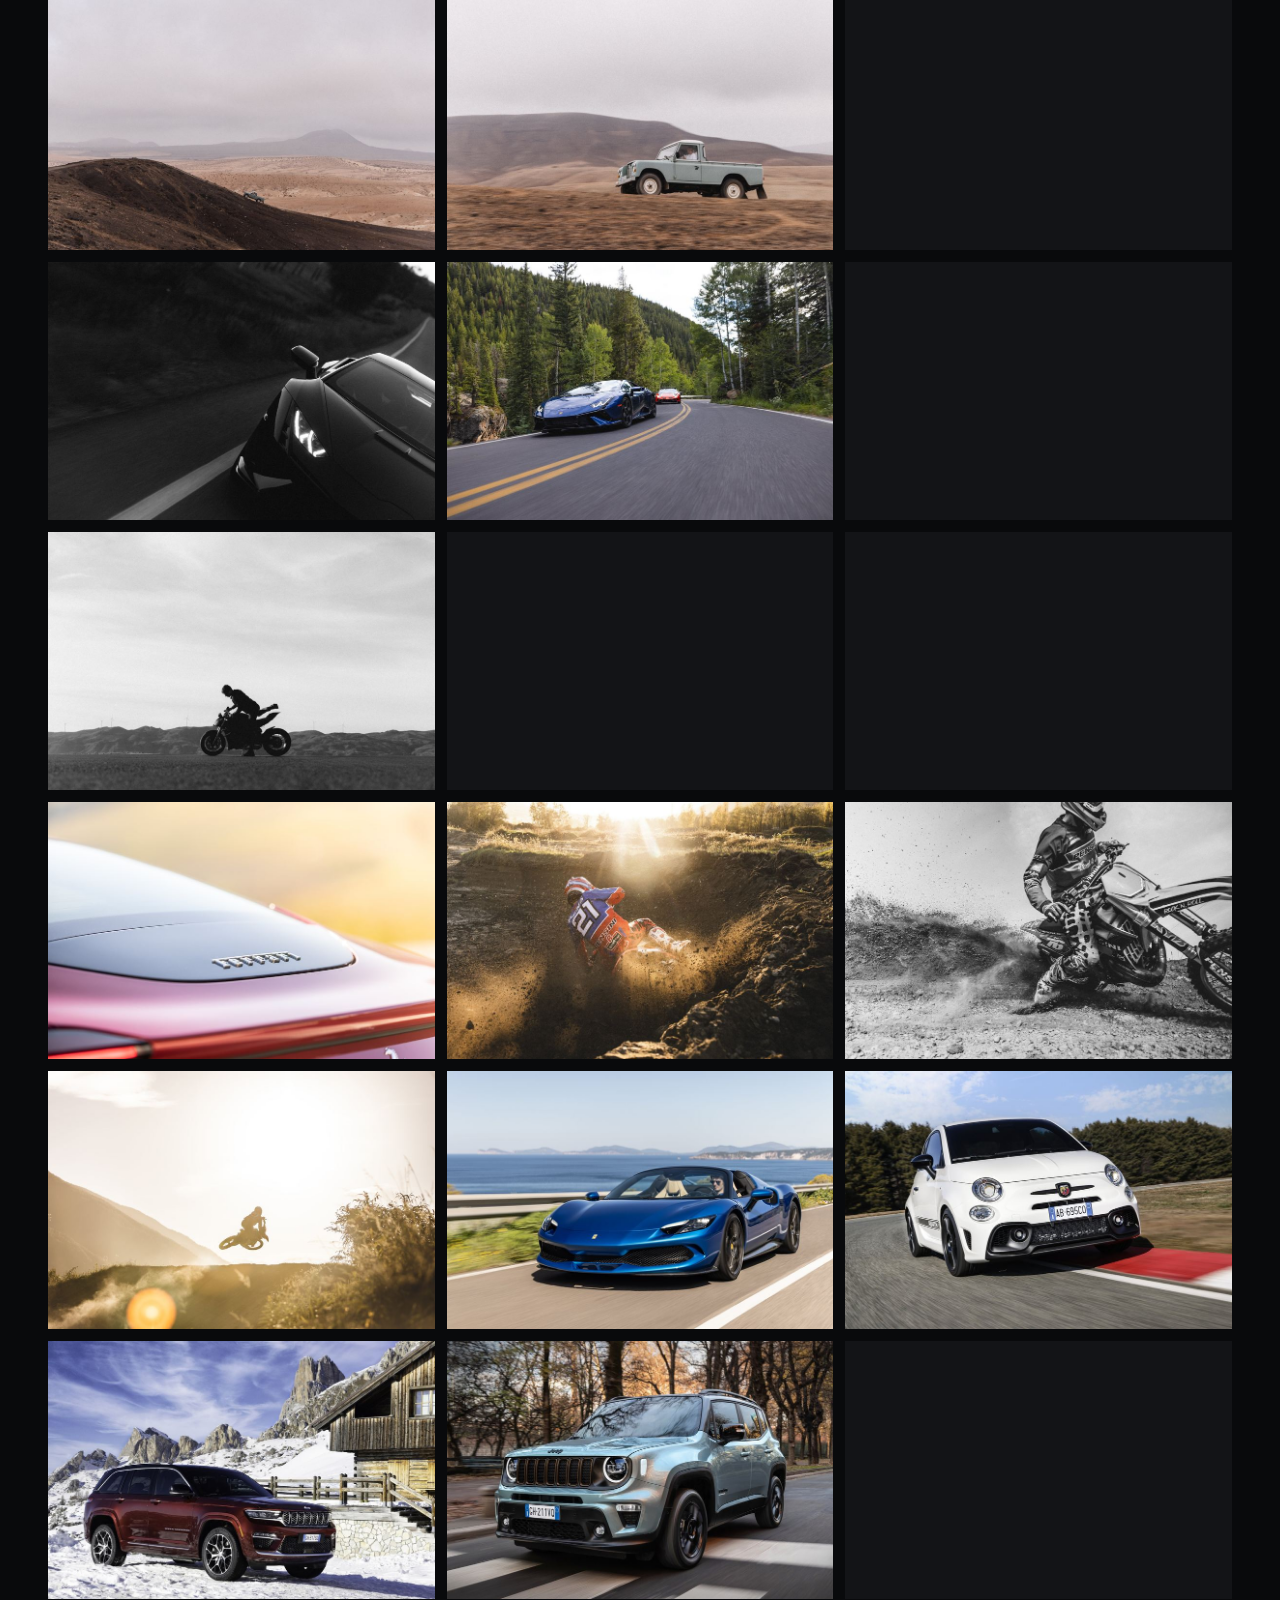
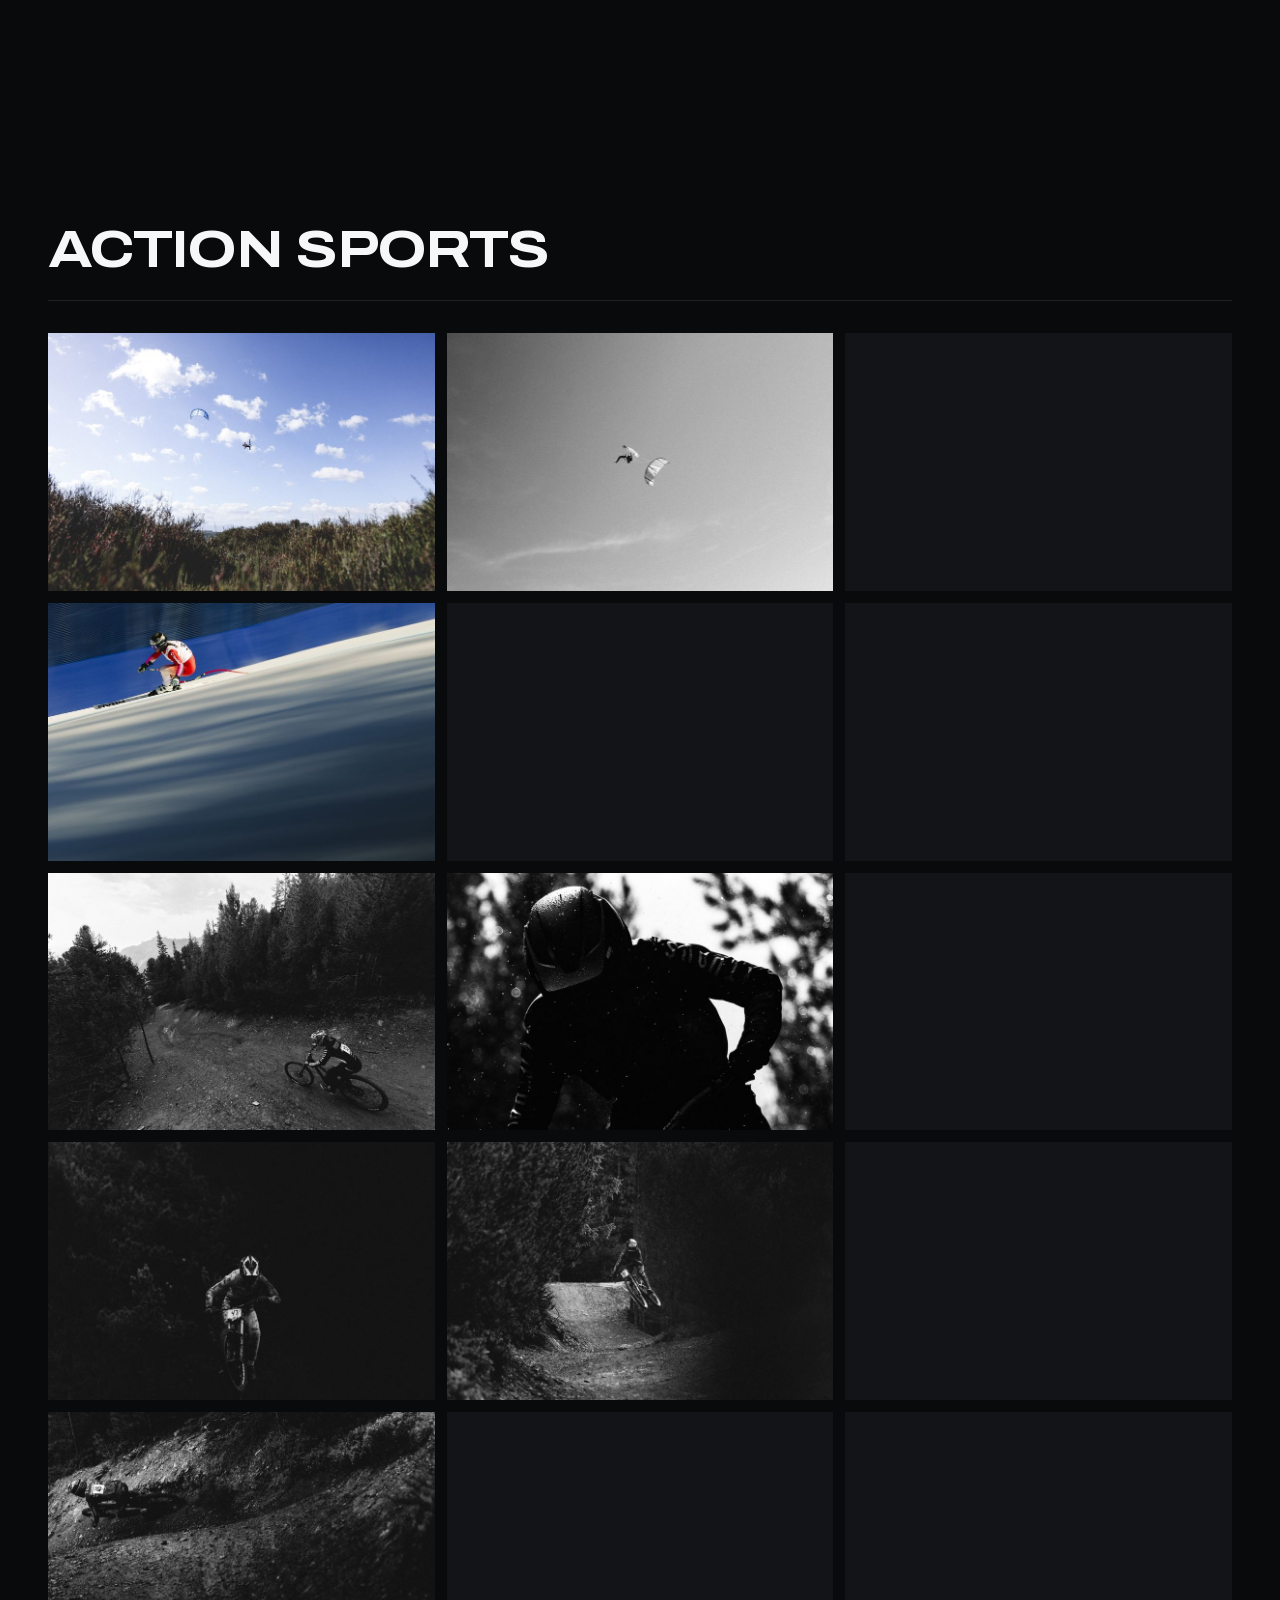
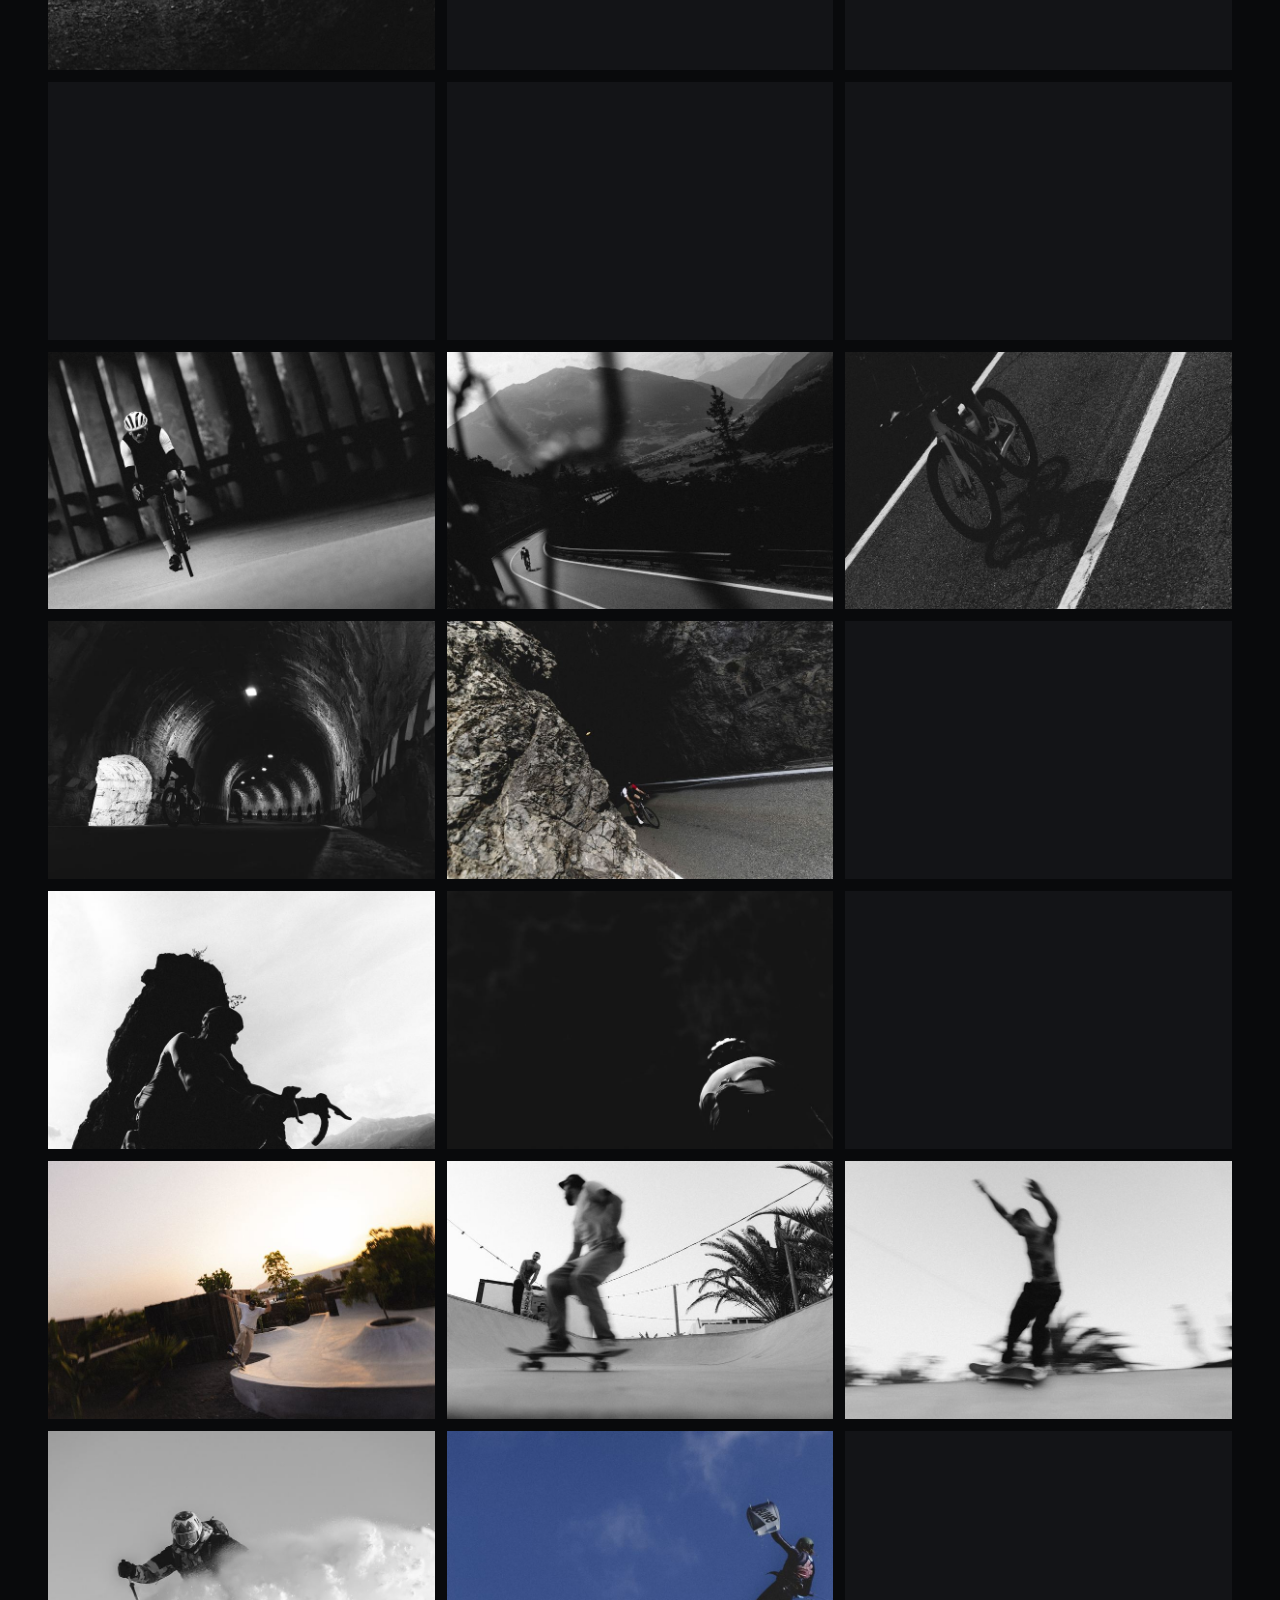
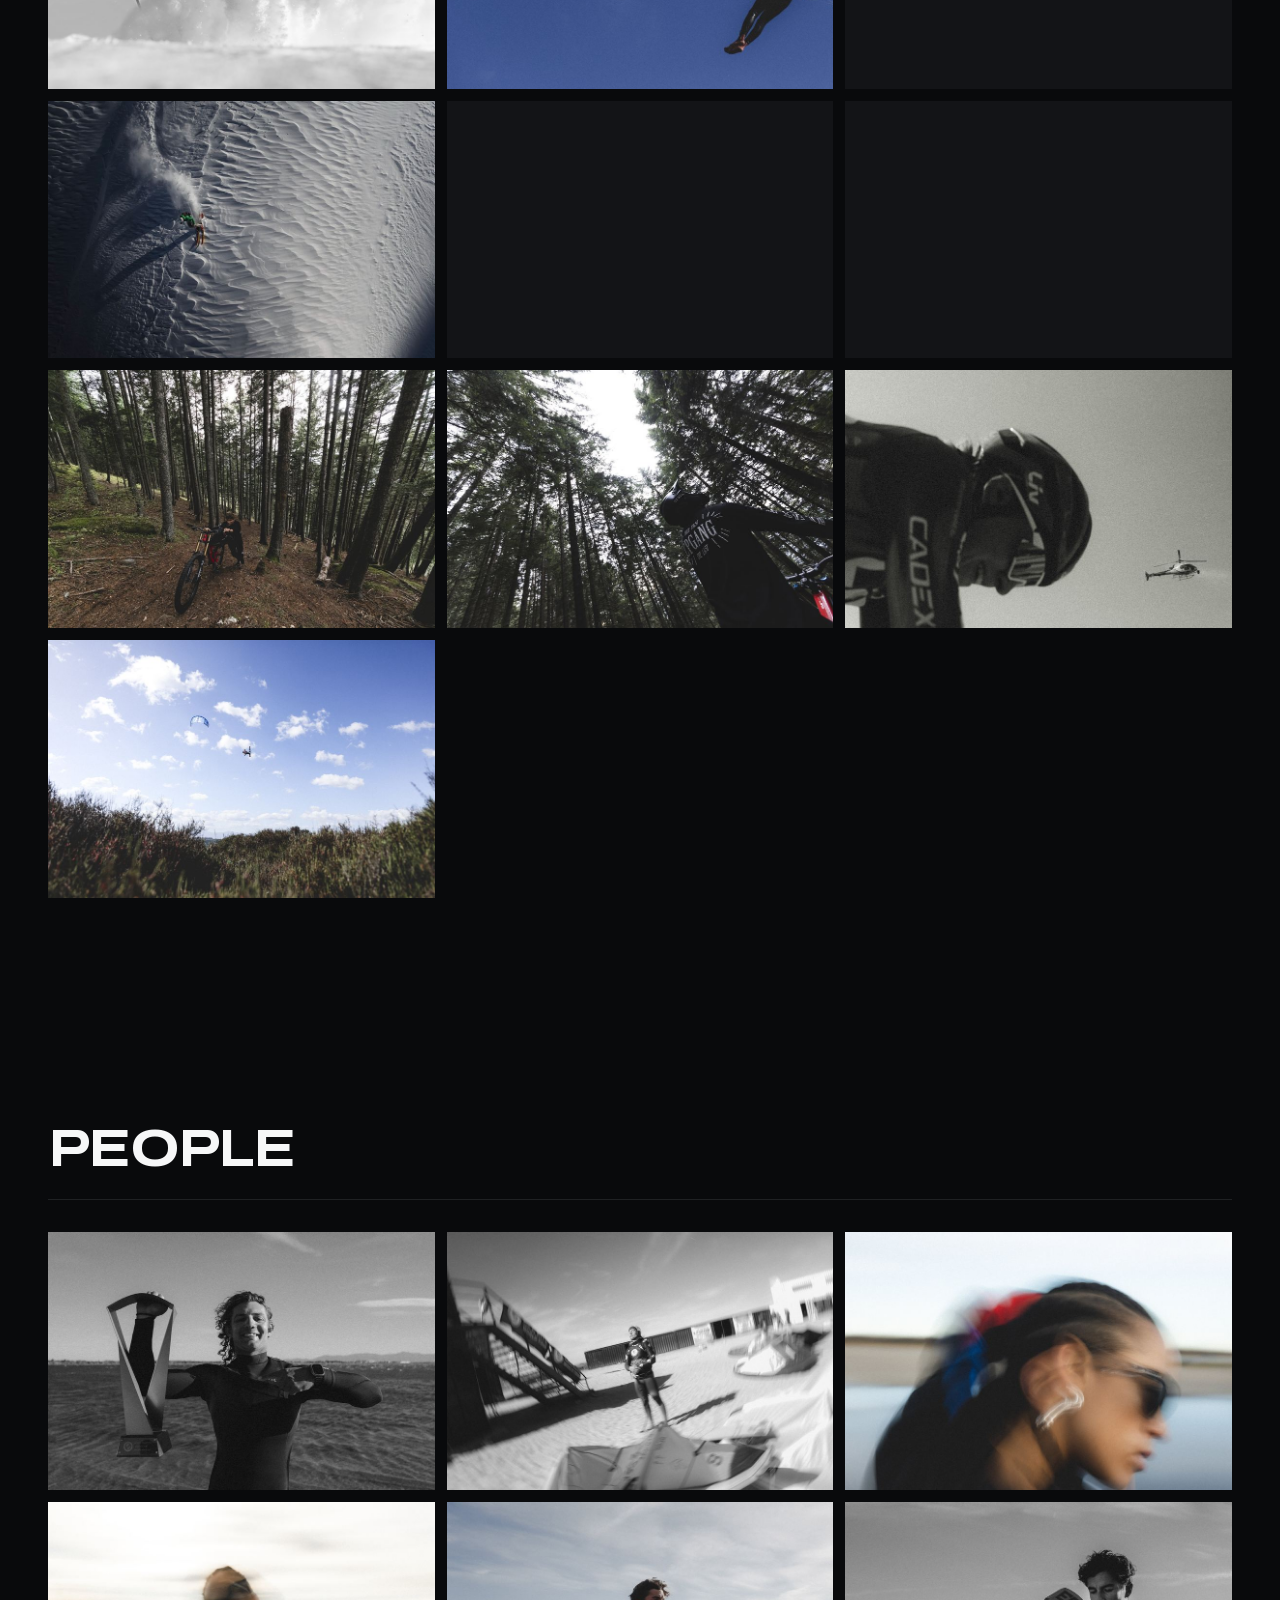
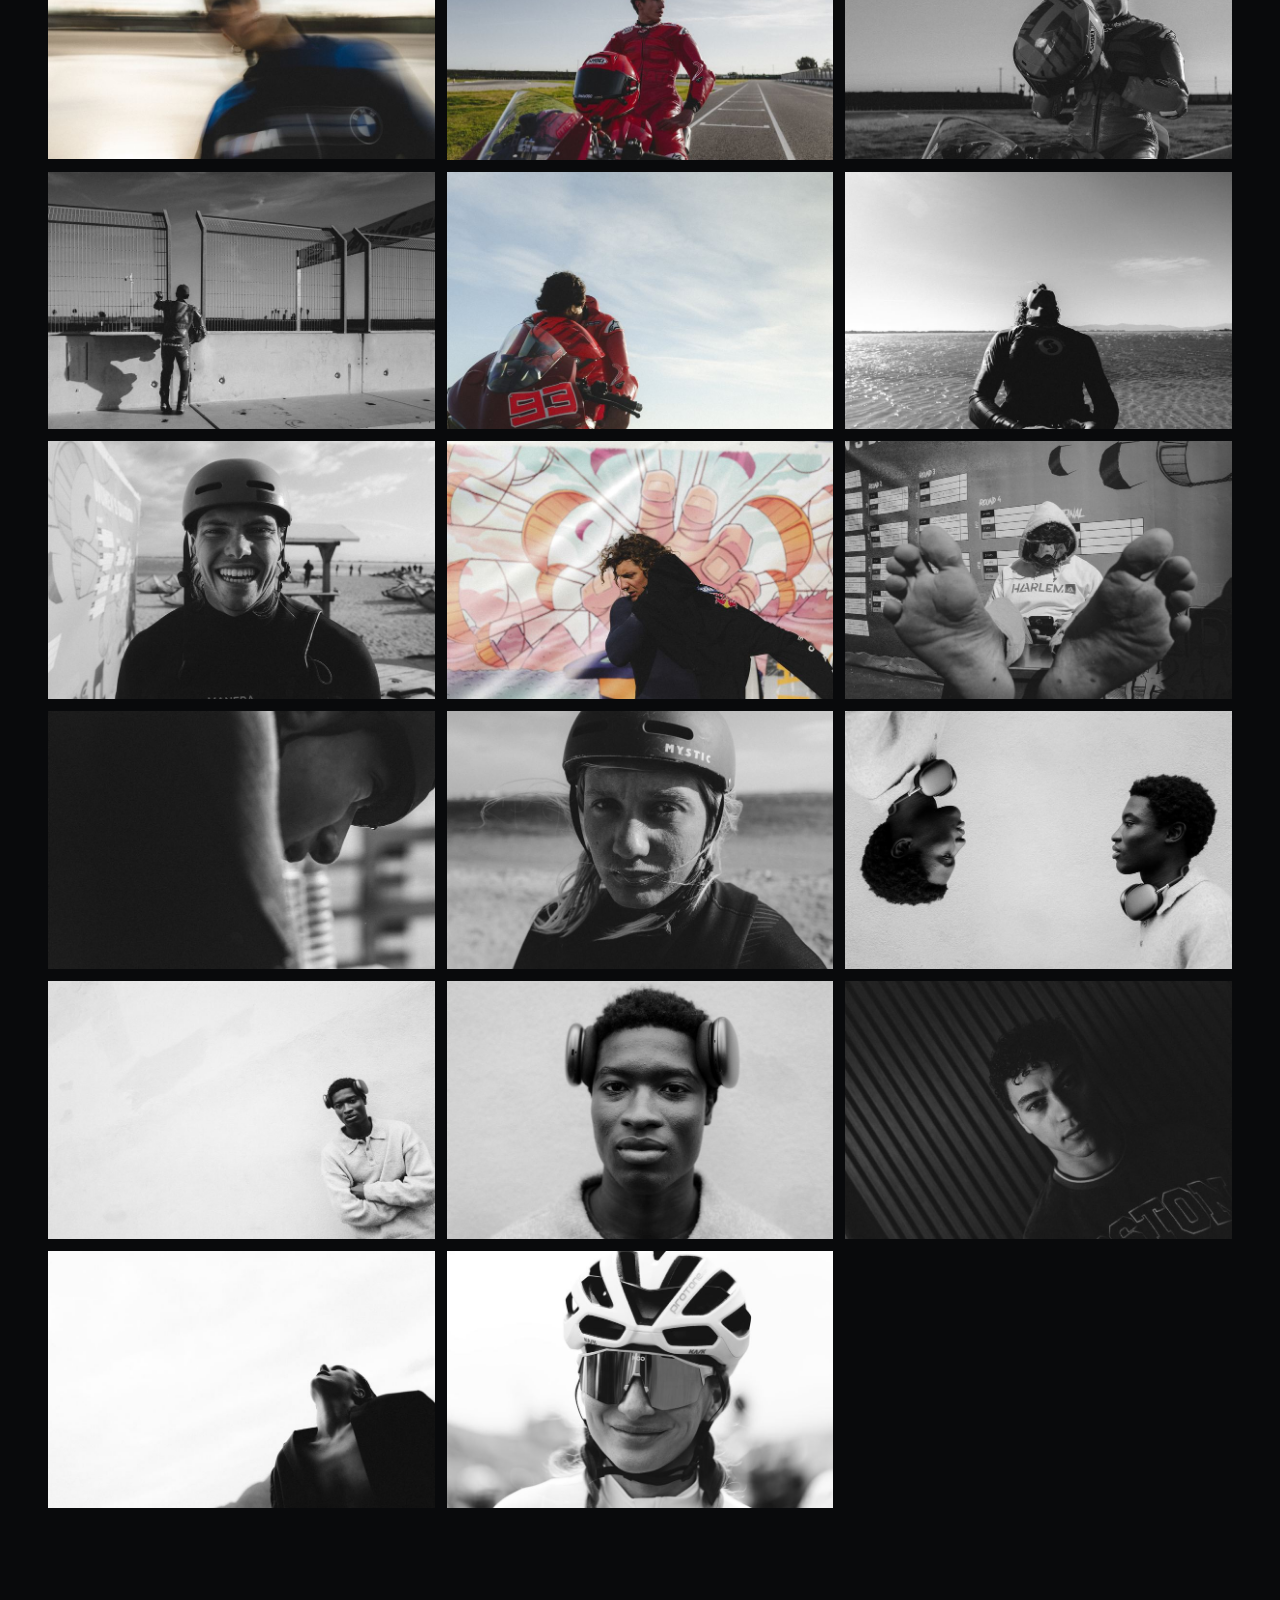
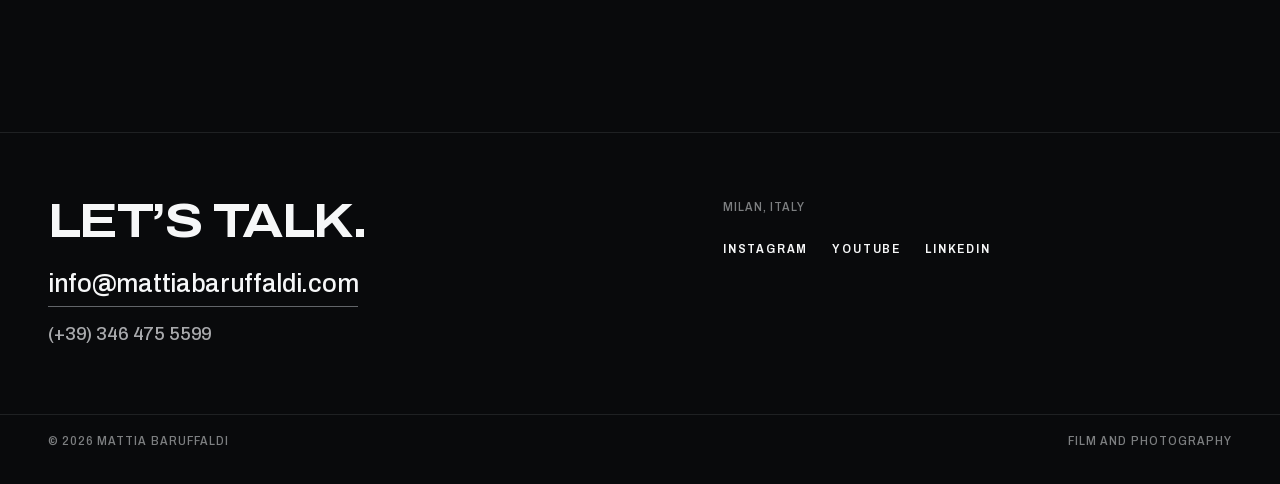
<file: photo/index.html>
<!doctype html>
<html lang="en">
<head>
<meta charset="utf-8">
<meta name="viewport" content="width=device-width, initial-scale=1">
<title>Photography — Mattia Baruffaldi</title>
<meta name="description" content="Automotive, action sports and portrait photography by Mattia Baruffaldi.">
<link rel="canonical" href="https://www.mattiabaruffaldi.com/photo/">
<meta name="theme-color" content="#121214">

<meta property="og:type" content="website">
<meta property="og:site_name" content="Mattia Baruffaldi">
<meta property="og:title" content="Photography — Mattia Baruffaldi">
<meta property="og:description" content="Automotive, action sports and portrait photography by Mattia Baruffaldi.">
<meta property="og:url" content="https://www.mattiabaruffaldi.com/photo/">
<meta property="og:image" content="https://www.mattiabaruffaldi.com/img/og/photo.jpg">
<meta property="og:image:width" content="1200">
<meta property="og:image:height" content="630">
<meta property="og:image:alt" content="Photography — Mattia Baruffaldi">
<meta property="og:locale" content="en_GB">
<meta name="twitter:card" content="summary_large_image">
<meta name="author" content="Mattia Baruffaldi">
<script type="application/ld+json">{"@context":"https://schema.org","@graph":[{"@type":"Person","@id":"https://www.mattiabaruffaldi.com/#mattia","name":"Mattia Baruffaldi","url":"https://www.mattiabaruffaldi.com/","image":"https://www.mattiabaruffaldi.com/img/bts/bts-01.jpg","jobTitle":"Filmmaker and photographer","email":"mailto:info@mattiabaruffaldi.com","telephone":"+393464755599","address":{"@type":"PostalAddress","addressLocality":"Milan","addressCountry":"IT"},"alumniOf":{"@type":"CollegeOrUniversity","name":"IULM University, Milan"},"knowsAbout":["Filmmaking","Photography","Automotive","Motorsport","Action sports"],"sameAs":["https://www.instagram.com/mattiabaruffaldi/","https://www.youtube.com/@mattiabaruffaldi_film","https://www.linkedin.com/in/mattia-baruffaldi-a734831a5/"]},{"@type":"WebSite","@id":"https://www.mattiabaruffaldi.com/#sito","url":"https://www.mattiabaruffaldi.com/","name":"Mattia Baruffaldi","inLanguage":"en","publisher":{"@id":"https://www.mattiabaruffaldi.com/#mattia"}},{"@type":"ImageGallery","name":"Photography","url":"https://www.mattiabaruffaldi.com/photo/","author":{"@id":"https://www.mattiabaruffaldi.com/#mattia"}}]}</script>

<link rel="icon" href="/favicon-32.png" sizes="32x32">
<link rel="apple-touch-icon" href="/apple-touch-icon.png">
<link rel="preload" href="/fonts/archivo-latin.woff2" as="font" type="font/woff2" crossorigin>
<link rel="stylesheet" href="/css/site.css?v=2916d914">
</head>
<body>
<a class="skip" href="#main">Skip to content</a>

<header class="site-head">
  <a class="brand" href="/" aria-label="Mattia Baruffaldi, home">
    <img src="/img/wordmark.png" alt="Mattia Baruffaldi" width="640" height="30">
  </a>
  <nav class="site-nav" aria-label="Sections">
    <ul><li><a href="/about/">About</a></li><li><a href="/film/">Film</a></li><li><a href="/photo/" aria-current="page">Photo</a></li><li><a href="/lifetalks/">LifeTalks</a></li><li><a href="/info/">Info</a></li></ul>
  </nav>
  <button class="burger" type="button" aria-expanded="false" aria-controls="menu"
          aria-label="Open menu">
    <span aria-hidden="true"></span><span aria-hidden="true"></span>
  </button>
</header>

<dialog class="menu" id="menu" aria-label="Menu">
  <button class="menu__close" type="button" aria-label="Close menu">
    <span aria-hidden="true"></span><span aria-hidden="true"></span>
  </button>
  <nav aria-label="Sections">
    <ul><li><a href="/about/">About</a></li><li><a href="/film/">Film</a></li><li><a href="/photo/" aria-current="page">Photo</a></li><li><a href="/lifetalks/">LifeTalks</a></li><li><a href="/info/">Info</a></li></ul>
  </nav>
</dialog>

<main id="main">

<div class="wrap page-head">
  <h1>Photography</h1>
</div>
<div class="wrap"><nav class="jump" aria-label="Jump to a set"><a class="link" href="#automotive">Automotive</a> <a class="link" href="#action-sports">Action sports</a> <a class="link" href="#people">People</a></nav></div>
<section class="section wrap" id="automotive">
  <div class="sec-head reveal">
    <h2 class="display">Automotive</h2>
  </div>
  <div class="sheet">
<figure class="shot reveal" data-stagger="0">
  <a href="/img/photo/automotive/automotive-01.jpg" data-full="/img/photo/automotive/automotive-01.jpg"
     data-alt="A rider in leathers holding a helmet beside his bike at the track" data-set="Automotive" data-idx="1" data-count="30"
     aria-label="Open: A rider in leathers holding a helmet beside his bike at the track">
    <img src="/img/photo/automotive/thumb/automotive-01.jpg" alt="A rider in leathers holding a helmet beside his bike at the track"
         width="800" height="533" loading="lazy" decoding="async">
  </a>
</figure>
<figure class="shot reveal" data-stagger="1">
  <a href="/img/photo/automotive/automotive-02.jpg" data-full="/img/photo/automotive/automotive-02.jpg"
     data-alt="A MotoGP rider in red leathers crouched low over the bike on the tarmac" data-set="Automotive" data-idx="2" data-count="30"
     aria-label="Open: A MotoGP rider in red leathers crouched low over the bike on the tarmac">
    <img src="/img/photo/automotive/thumb/automotive-02.jpg" alt="A MotoGP rider in red leathers crouched low over the bike on the tarmac"
         width="800" height="533" loading="lazy" decoding="async">
  </a>
</figure>
<figure class="shot reveal" data-stagger="2">
  <a href="/img/photo/automotive/automotive-03.jpg" data-full="/img/photo/automotive/automotive-03.jpg"
     data-alt="A race bike blurred to a streak along a circuit straight" data-set="Automotive" data-idx="3" data-count="30"
     aria-label="Open: A race bike blurred to a streak along a circuit straight">
    <img src="/img/photo/automotive/thumb/automotive-03.jpg" alt="A race bike blurred to a streak along a circuit straight"
         width="800" height="533" loading="lazy" decoding="async">
  </a>
</figure>
<figure class="shot reveal" data-stagger="0">
  <a href="/img/photo/automotive/automotive-04.jpg" data-full="/img/photo/automotive/automotive-04.jpg"
     data-alt="A lone motorcycle on the pit straight below the empty grandstands" data-set="Automotive" data-idx="4" data-count="30"
     aria-label="Open: A lone motorcycle on the pit straight below the empty grandstands">
    <img src="/img/photo/automotive/thumb/automotive-04.jpg" alt="A lone motorcycle on the pit straight below the empty grandstands"
         width="800" height="533" loading="lazy" decoding="async">
  </a>
</figure>
<figure class="shot reveal" data-stagger="1">
  <a href="/img/photo/automotive/automotive-05.jpg" data-full="/img/photo/automotive/automotive-05.jpg"
     data-alt="A Ducati MotoGP bike leaning through a corner over heat-hazed asphalt" data-set="Automotive" data-idx="5" data-count="30"
     aria-label="Open: A Ducati MotoGP bike leaning through a corner over heat-hazed asphalt">
    <img src="/img/photo/automotive/thumb/automotive-05.jpg" alt="A Ducati MotoGP bike leaning through a corner over heat-hazed asphalt"
         width="800" height="533" loading="lazy" decoding="async">
  </a>
</figure>
<figure class="shot reveal" data-stagger="2">
  <a href="/img/photo/automotive/automotive-06.jpg" data-full="/img/photo/automotive/automotive-06.jpg"
     data-alt="A MotoGP Ducati at full lean past the trackside boards" data-set="Automotive" data-idx="6" data-count="30"
     aria-label="Open: A MotoGP Ducati at full lean past the trackside boards">
    <img src="/img/photo/automotive/thumb/automotive-06.jpg" alt="A MotoGP Ducati at full lean past the trackside boards"
         width="800" height="533" loading="lazy" decoding="async">
  </a>
</figure>
<figure class="shot reveal" data-stagger="0">
  <a href="/img/photo/automotive/automotive-07.jpg" data-full="/img/photo/automotive/automotive-07.jpg"
     data-alt="A race bike panned past the grandstands at speed" data-set="Automotive" data-idx="7" data-count="30"
     aria-label="Open: A race bike panned past the grandstands at speed">
    <img src="/img/photo/automotive/thumb/automotive-07.jpg" alt="A race bike panned past the grandstands at speed"
         width="800" height="533" loading="lazy" decoding="async">
  </a>
</figure>
<figure class="shot reveal" data-stagger="1">
  <a href="/img/photo/automotive/automotive-08.jpg" data-full="/img/photo/automotive/automotive-08.jpg"
     data-alt="A circuit seen wide, pit lane and paddock below" data-set="Automotive" data-idx="8" data-count="30"
     aria-label="Open: A circuit seen wide, pit lane and paddock below">
    <img src="/img/photo/automotive/thumb/automotive-08.jpg" alt="A circuit seen wide, pit lane and paddock below"
         width="800" height="533" loading="lazy" decoding="async">
  </a>
</figure>
<figure class="shot reveal" data-stagger="2">
  <a href="/img/photo/automotive/automotive-09.jpg" data-full="/img/photo/automotive/automotive-09.jpg"
     data-alt="A MotoGP rider tipping into the red and white kerbs" data-set="Automotive" data-idx="9" data-count="30"
     aria-label="Open: A MotoGP rider tipping into the red and white kerbs">
    <img src="/img/photo/automotive/thumb/automotive-09.jpg" alt="A MotoGP rider tipping into the red and white kerbs"
         width="800" height="533" loading="lazy" decoding="async">
  </a>
</figure>
<figure class="shot reveal" data-stagger="0">
  <a href="/img/photo/automotive/automotive-10.jpg" data-full="/img/photo/automotive/automotive-10.jpg"
     data-alt="A Lamborghini running a mountain road at dusk" data-set="Automotive" data-idx="10" data-count="30"
     aria-label="Open: A Lamborghini running a mountain road at dusk">
    <img src="/img/photo/automotive/thumb/automotive-10.jpg" alt="A Lamborghini running a mountain road at dusk"
         width="800" height="533" loading="lazy" decoding="async">
  </a>
</figure>
<figure class="shot reveal" data-stagger="1">
  <a href="/img/photo/automotive/automotive-11.jpg" data-full="/img/photo/automotive/automotive-11.jpg"
     data-alt="A BMW M4 GT race car emerging from smoke in a dark studio" data-set="Automotive" data-idx="11" data-count="30"
     aria-label="Open: A BMW M4 GT race car emerging from smoke in a dark studio">
    <img src="/img/photo/automotive/thumb/automotive-11.jpg" alt="A BMW M4 GT race car emerging from smoke in a dark studio"
         width="800" height="533" loading="lazy" decoding="async">
  </a>
</figure>
<figure class="shot reveal" data-stagger="2">
  <a href="/img/photo/automotive/automotive-12.jpg" data-full="/img/photo/automotive/automotive-12.jpg"
     data-alt="A car bursting through a wall of orange sand" data-set="Automotive" data-idx="12" data-count="30"
     aria-label="Open: A car bursting through a wall of orange sand">
    <img src="/img/photo/automotive/thumb/automotive-12.jpg" alt="A car bursting through a wall of orange sand"
         width="800" height="533" loading="lazy" decoding="async">
  </a>
</figure>
<figure class="shot reveal" data-stagger="0">
  <a href="/img/photo/automotive/automotive-13.jpg" data-full="/img/photo/automotive/automotive-13.jpg"
     data-alt="Empty desert ridges under a pale sky" data-set="Automotive" data-idx="13" data-count="30"
     aria-label="Open: Empty desert ridges under a pale sky">
    <img src="/img/photo/automotive/thumb/automotive-13.jpg" alt="Empty desert ridges under a pale sky"
         width="800" height="533" loading="lazy" decoding="async">
  </a>
</figure>
<figure class="shot reveal" data-stagger="1">
  <a href="/img/photo/automotive/automotive-14.jpg" data-full="/img/photo/automotive/automotive-14.jpg"
     data-alt="A vintage pickup parked on a dune crest in the desert" data-set="Automotive" data-idx="14" data-count="30"
     aria-label="Open: A vintage pickup parked on a dune crest in the desert">
    <img src="/img/photo/automotive/thumb/automotive-14.jpg" alt="A vintage pickup parked on a dune crest in the desert"
         width="800" height="533" loading="lazy" decoding="async">
  </a>
</figure>
<figure class="shot reveal" data-stagger="2">
  <a href="/img/photo/automotive/automotive-15.jpg" data-full="/img/photo/automotive/automotive-15.jpg"
     data-alt="Two figures silhouetted on a ridge in fog" data-set="Automotive" data-idx="15" data-count="30"
     aria-label="Open: Two figures silhouetted on a ridge in fog">
    <img src="/img/photo/automotive/thumb/automotive-15.jpg" alt="Two figures silhouetted on a ridge in fog"
         width="800" height="533" loading="lazy" decoding="async">
  </a>
</figure>
<figure class="shot reveal" data-stagger="0">
  <a href="/img/photo/automotive/automotive-16.jpg" data-full="/img/photo/automotive/automotive-16.jpg"
     data-alt="The rear haunch of a black Lamborghini on the move" data-set="Automotive" data-idx="16" data-count="30"
     aria-label="Open: The rear haunch of a black Lamborghini on the move">
    <img src="/img/photo/automotive/thumb/automotive-16.jpg" alt="The rear haunch of a black Lamborghini on the move"
         width="800" height="533" loading="lazy" decoding="async">
  </a>
</figure>
<figure class="shot reveal" data-stagger="1">
  <a href="/img/photo/automotive/automotive-17.jpg" data-full="/img/photo/automotive/automotive-17.jpg"
     data-alt="A blue Lamborghini on a forest mountain road with a second car behind" data-set="Automotive" data-idx="17" data-count="30"
     aria-label="Open: A blue Lamborghini on a forest mountain road with a second car behind">
    <img src="/img/photo/automotive/thumb/automotive-17.jpg" alt="A blue Lamborghini on a forest mountain road with a second car behind"
         width="800" height="533" loading="lazy" decoding="async">
  </a>
</figure>
<figure class="shot reveal" data-stagger="2">
  <a href="/img/photo/automotive/automotive-18.jpg" data-full="/img/photo/automotive/automotive-18.jpg"
     data-alt="An orange sports car panned along a tree-lined road" data-set="Automotive" data-idx="18" data-count="30"
     aria-label="Open: An orange sports car panned along a tree-lined road">
    <img src="/img/photo/automotive/thumb/automotive-18.jpg" alt="An orange sports car panned along a tree-lined road"
         width="800" height="533" loading="lazy" decoding="async">
  </a>
</figure>
<figure class="shot reveal" data-stagger="0">
  <a href="/img/photo/automotive/automotive-19.jpg" data-full="/img/photo/automotive/automotive-19.jpg"
     data-alt="A motorcycle silhouetted against a bright horizon" data-set="Automotive" data-idx="19" data-count="30"
     aria-label="Open: A motorcycle silhouetted against a bright horizon">
    <img src="/img/photo/automotive/thumb/automotive-19.jpg" alt="A motorcycle silhouetted against a bright horizon"
         width="800" height="533" loading="lazy" decoding="async">
  </a>
</figure>
<figure class="shot reveal" data-stagger="1">
  <a href="/img/photo/automotive/automotive-20.jpg" data-full="/img/photo/automotive/automotive-20.jpg"
     data-alt="A naked motorcycle parked against a coastal sunset" data-set="Automotive" data-idx="20" data-count="30"
     aria-label="Open: A naked motorcycle parked against a coastal sunset">
    <img src="/img/photo/automotive/thumb/automotive-20.jpg" alt="A naked motorcycle parked against a coastal sunset"
         width="800" height="533" loading="lazy" decoding="async">
  </a>
</figure>
<figure class="shot reveal" data-stagger="2">
  <a href="/img/photo/automotive/automotive-21.jpg" data-full="/img/photo/automotive/automotive-21.jpg"
     data-alt="A car under a white cover in a bright studio" data-set="Automotive" data-idx="21" data-count="30"
     aria-label="Open: A car under a white cover in a bright studio">
    <img src="/img/photo/automotive/thumb/automotive-21.jpg" alt="A car under a white cover in a bright studio"
         width="800" height="533" loading="lazy" decoding="async">
  </a>
</figure>
<figure class="shot reveal" data-stagger="0">
  <a href="/img/photo/automotive/automotive-22.jpg" data-full="/img/photo/automotive/automotive-22.jpg"
     data-alt="The rear deck of a Ferrari under pastel light" data-set="Automotive" data-idx="22" data-count="30"
     aria-label="Open: The rear deck of a Ferrari under pastel light">
    <img src="/img/photo/automotive/thumb/automotive-22.jpg" alt="The rear deck of a Ferrari under pastel light"
         width="800" height="533" loading="lazy" decoding="async">
  </a>
</figure>
<figure class="shot reveal" data-stagger="1">
  <a href="/img/photo/automotive/automotive-23.jpg" data-full="/img/photo/automotive/automotive-23.jpg"
     data-alt="A motocross rider deep in a dirt rut, sun flaring behind" data-set="Automotive" data-idx="23" data-count="30"
     aria-label="Open: A motocross rider deep in a dirt rut, sun flaring behind">
    <img src="/img/photo/automotive/thumb/automotive-23.jpg" alt="A motocross rider deep in a dirt rut, sun flaring behind"
         width="800" height="533" loading="lazy" decoding="async">
  </a>
</figure>
<figure class="shot reveal" data-stagger="2">
  <a href="/img/photo/automotive/automotive-24.jpg" data-full="/img/photo/automotive/automotive-24.jpg"
     data-alt="A motocross rider throwing a roost of dirt, black and white" data-set="Automotive" data-idx="24" data-count="30"
     aria-label="Open: A motocross rider throwing a roost of dirt, black and white">
    <img src="/img/photo/automotive/thumb/automotive-24.jpg" alt="A motocross rider throwing a roost of dirt, black and white"
         width="800" height="533" loading="lazy" decoding="async">
  </a>
</figure>
<figure class="shot reveal" data-stagger="0">
  <a href="/img/photo/automotive/automotive-25.jpg" data-full="/img/photo/automotive/automotive-25.jpg"
     data-alt="A motorcycle silhouetted on a hill crest against the low sun" data-set="Automotive" data-idx="25" data-count="30"
     aria-label="Open: A motorcycle silhouetted on a hill crest against the low sun">
    <img src="/img/photo/automotive/thumb/automotive-25.jpg" alt="A motorcycle silhouetted on a hill crest against the low sun"
         width="800" height="533" loading="lazy" decoding="async">
  </a>
</figure>
<figure class="shot reveal" data-stagger="1">
  <a href="/img/photo/automotive/automotive-26.jpg" data-full="/img/photo/automotive/automotive-26.jpg"
     data-alt="A blue Ferrari Spider on a coast road above the sea" data-set="Automotive" data-idx="26" data-count="30"
     aria-label="Open: A blue Ferrari Spider on a coast road above the sea">
    <img src="/img/photo/automotive/thumb/automotive-26.jpg" alt="A blue Ferrari Spider on a coast road above the sea"
         width="800" height="533" loading="lazy" decoding="async">
  </a>
</figure>
<figure class="shot reveal" data-stagger="2">
  <a href="/img/photo/automotive/automotive-27.jpg" data-full="/img/photo/automotive/automotive-27.jpg"
     data-alt="A white Abarth 695 cornering on a circuit" data-set="Automotive" data-idx="27" data-count="30"
     aria-label="Open: A white Abarth 695 cornering on a circuit">
    <img src="/img/photo/automotive/thumb/automotive-27.jpg" alt="A white Abarth 695 cornering on a circuit"
         width="800" height="533" loading="lazy" decoding="async">
  </a>
</figure>
<figure class="shot reveal" data-stagger="0">
  <a href="/img/photo/automotive/automotive-28.jpg" data-full="/img/photo/automotive/automotive-28.jpg"
     data-alt="A Jeep Grand Cherokee parked in snow below dolomite peaks" data-set="Automotive" data-idx="28" data-count="30"
     aria-label="Open: A Jeep Grand Cherokee parked in snow below dolomite peaks">
    <img src="/img/photo/automotive/thumb/automotive-28.jpg" alt="A Jeep Grand Cherokee parked in snow below dolomite peaks"
         width="800" height="533" loading="lazy" decoding="async">
  </a>
</figure>
<figure class="shot reveal" data-stagger="1">
  <a href="/img/photo/automotive/automotive-29.jpg" data-full="/img/photo/automotive/automotive-29.jpg"
     data-alt="A Jeep Renegade on a road through autumn woods" data-set="Automotive" data-idx="29" data-count="30"
     aria-label="Open: A Jeep Renegade on a road through autumn woods">
    <img src="/img/photo/automotive/thumb/automotive-29.jpg" alt="A Jeep Renegade on a road through autumn woods"
         width="800" height="533" loading="lazy" decoding="async">
  </a>
</figure>
<figure class="shot reveal" data-stagger="2">
  <a href="/img/photo/automotive/automotive-30.jpg" data-full="/img/photo/automotive/automotive-30.jpg"
     data-alt="A Jeep Grand Cherokee crossing a snow-covered pass" data-set="Automotive" data-idx="30" data-count="30"
     aria-label="Open: A Jeep Grand Cherokee crossing a snow-covered pass">
    <img src="/img/photo/automotive/thumb/automotive-30.jpg" alt="A Jeep Grand Cherokee crossing a snow-covered pass"
         width="800" height="533" loading="lazy" decoding="async">
  </a>
</figure>
  </div>
</section>
<section class="section wrap" id="action-sports">
  <div class="sec-head reveal">
    <h2 class="display">Action sports</h2>
  </div>
  <div class="sheet">
<figure class="shot reveal" data-stagger="0">
  <a href="/img/photo/action-sports/action-sports-01.jpg" data-full="/img/photo/action-sports/action-sports-01.jpg"
     data-alt="Paragliders over a wooded valley" data-set="Action sports" data-idx="1" data-count="40"
     aria-label="Open: Paragliders over a wooded valley">
    <img src="/img/photo/action-sports/thumb/action-sports-01.jpg" alt="Paragliders over a wooded valley"
         width="800" height="533" loading="lazy" decoding="async">
  </a>
</figure>
<figure class="shot reveal" data-stagger="1">
  <a href="/img/photo/action-sports/action-sports-02.jpg" data-full="/img/photo/action-sports/action-sports-02.jpg"
     data-alt="A kite high against an overcast sky" data-set="Action sports" data-idx="2" data-count="40"
     aria-label="Open: A kite high against an overcast sky">
    <img src="/img/photo/action-sports/thumb/action-sports-02.jpg" alt="A kite high against an overcast sky"
         width="800" height="533" loading="lazy" decoding="async">
  </a>
</figure>
<figure class="shot reveal" data-stagger="2">
  <a href="/img/photo/action-sports/action-sports-03.jpg" data-full="/img/photo/action-sports/action-sports-03.jpg"
     data-alt="A snowboarder inverted mid-air against the clouds" data-set="Action sports" data-idx="3" data-count="40"
     aria-label="Open: A snowboarder inverted mid-air against the clouds">
    <img src="/img/photo/action-sports/thumb/action-sports-03.jpg" alt="A snowboarder inverted mid-air against the clouds"
         width="800" height="533" loading="lazy" decoding="async">
  </a>
</figure>
<figure class="shot reveal" data-stagger="0">
  <a href="/img/photo/action-sports/action-sports-04.jpg" data-full="/img/photo/action-sports/action-sports-04.jpg"
     data-alt="A downhill skier panned against blue safety netting" data-set="Action sports" data-idx="4" data-count="40"
     aria-label="Open: A downhill skier panned against blue safety netting">
    <img src="/img/photo/action-sports/thumb/action-sports-04.jpg" alt="A downhill skier panned against blue safety netting"
         width="800" height="533" loading="lazy" decoding="async">
  </a>
</figure>
<figure class="shot reveal" data-stagger="1">
  <a href="/img/photo/action-sports/action-sports-05.jpg" data-full="/img/photo/action-sports/action-sports-05.jpg"
     data-alt="A goggle and helmet resting in low light" data-set="Action sports" data-idx="5" data-count="40"
     aria-label="Open: A goggle and helmet resting in low light">
    <img src="/img/photo/action-sports/thumb/action-sports-05.jpg" alt="A goggle and helmet resting in low light"
         width="800" height="533" loading="lazy" decoding="async">
  </a>
</figure>
<figure class="shot reveal" data-stagger="2">
  <a href="/img/photo/action-sports/action-sports-06.jpg" data-full="/img/photo/action-sports/action-sports-06.jpg"
     data-alt="A mountain biker dropping into a dark forest trail" data-set="Action sports" data-idx="6" data-count="40"
     aria-label="Open: A mountain biker dropping into a dark forest trail">
    <img src="/img/photo/action-sports/thumb/action-sports-06.jpg" alt="A mountain biker dropping into a dark forest trail"
         width="800" height="533" loading="lazy" decoding="async">
  </a>
</figure>
<figure class="shot reveal" data-stagger="0">
  <a href="/img/photo/action-sports/action-sports-07.jpg" data-full="/img/photo/action-sports/action-sports-07.jpg"
     data-alt="A mountain biker on a fire road through alpine woods" data-set="Action sports" data-idx="7" data-count="40"
     aria-label="Open: A mountain biker on a fire road through alpine woods">
    <img src="/img/photo/action-sports/thumb/action-sports-07.jpg" alt="A mountain biker on a fire road through alpine woods"
         width="800" height="533" loading="lazy" decoding="async">
  </a>
</figure>
<figure class="shot reveal" data-stagger="1">
  <a href="/img/photo/action-sports/action-sports-08.jpg" data-full="/img/photo/action-sports/action-sports-08.jpg"
     data-alt="A rider in a full-face helmet backlit in the trees" data-set="Action sports" data-idx="8" data-count="40"
     aria-label="Open: A rider in a full-face helmet backlit in the trees">
    <img src="/img/photo/action-sports/thumb/action-sports-08.jpg" alt="A rider in a full-face helmet backlit in the trees"
         width="800" height="533" loading="lazy" decoding="async">
  </a>
</figure>
<figure class="shot reveal" data-stagger="2">
  <a href="/img/photo/action-sports/action-sports-09.jpg" data-full="/img/photo/action-sports/action-sports-09.jpg"
     data-alt="Water beading on a cycling shoe, close up" data-set="Action sports" data-idx="9" data-count="40"
     aria-label="Open: Water beading on a cycling shoe, close up">
    <img src="/img/photo/action-sports/thumb/action-sports-09.jpg" alt="Water beading on a cycling shoe, close up"
         width="800" height="533" loading="lazy" decoding="async">
  </a>
</figure>
<figure class="shot reveal" data-stagger="0">
  <a href="/img/photo/action-sports/action-sports-10.jpg" data-full="/img/photo/action-sports/action-sports-10.jpg"
     data-alt="A downhill rider mid-jump against a dark treeline" data-set="Action sports" data-idx="10" data-count="40"
     aria-label="Open: A downhill rider mid-jump against a dark treeline">
    <img src="/img/photo/action-sports/thumb/action-sports-10.jpg" alt="A downhill rider mid-jump against a dark treeline"
         width="800" height="533" loading="lazy" decoding="async">
  </a>
</figure>
<figure class="shot reveal" data-stagger="1">
  <a href="/img/photo/action-sports/action-sports-11.jpg" data-full="/img/photo/action-sports/action-sports-11.jpg"
     data-alt="A mountain biker rolling a berm in the woods" data-set="Action sports" data-idx="11" data-count="40"
     aria-label="Open: A mountain biker rolling a berm in the woods">
    <img src="/img/photo/action-sports/thumb/action-sports-11.jpg" alt="A mountain biker rolling a berm in the woods"
         width="800" height="533" loading="lazy" decoding="async">
  </a>
</figure>
<figure class="shot reveal" data-stagger="2">
  <a href="/img/photo/action-sports/action-sports-12.jpg" data-full="/img/photo/action-sports/action-sports-12.jpg"
     data-alt="A bike wheel and the rider&#x27;s foot on loose rock" data-set="Action sports" data-idx="12" data-count="40"
     aria-label="Open: A bike wheel and the rider&#x27;s foot on loose rock">
    <img src="/img/photo/action-sports/thumb/action-sports-12.jpg" alt="A bike wheel and the rider's foot on loose rock"
         width="800" height="533" loading="lazy" decoding="async">
  </a>
</figure>
<figure class="shot reveal" data-stagger="0">
  <a href="/img/photo/action-sports/action-sports-13.jpg" data-full="/img/photo/action-sports/action-sports-13.jpg"
     data-alt="A rider carving a dusty hillside trail" data-set="Action sports" data-idx="13" data-count="40"
     aria-label="Open: A rider carving a dusty hillside trail">
    <img src="/img/photo/action-sports/thumb/action-sports-13.jpg" alt="A rider carving a dusty hillside trail"
         width="800" height="533" loading="lazy" decoding="async">
  </a>
</figure>
<figure class="shot reveal" data-stagger="1">
  <a href="/img/photo/action-sports/action-sports-14.jpg" data-full="/img/photo/action-sports/action-sports-14.jpg"
     data-alt="A mountain biker hopping across a rocky alpine slope" data-set="Action sports" data-idx="14" data-count="40"
     aria-label="Open: A mountain biker hopping across a rocky alpine slope">
    <img src="/img/photo/action-sports/thumb/action-sports-14.jpg" alt="A mountain biker hopping across a rocky alpine slope"
         width="800" height="533" loading="lazy" decoding="async">
  </a>
</figure>
<figure class="shot reveal" data-stagger="2">
  <a href="/img/photo/action-sports/action-sports-15.jpg" data-full="/img/photo/action-sports/action-sports-15.jpg"
     data-alt="A downhill racer at speed, the background stretched by the pan" data-set="Action sports" data-idx="15" data-count="40"
     aria-label="Open: A downhill racer at speed, the background stretched by the pan">
    <img src="/img/photo/action-sports/thumb/action-sports-15.jpg" alt="A downhill racer at speed, the background stretched by the pan"
         width="800" height="533" loading="lazy" decoding="async">
  </a>
</figure>
<figure class="shot reveal" data-stagger="0">
  <a href="/img/photo/action-sports/action-sports-16.jpg" data-full="/img/photo/action-sports/action-sports-16.jpg"
     data-alt="A mud-covered rider cornering hard" data-set="Action sports" data-idx="16" data-count="40"
     aria-label="Open: A mud-covered rider cornering hard">
    <img src="/img/photo/action-sports/thumb/action-sports-16.jpg" alt="A mud-covered rider cornering hard"
         width="800" height="533" loading="lazy" decoding="async">
  </a>
</figure>
<figure class="shot reveal" data-stagger="1">
  <a href="/img/photo/action-sports/action-sports-17.jpg" data-full="/img/photo/action-sports/action-sports-17.jpg"
     data-alt="A cyclist riding through the arches of a mountain gallery" data-set="Action sports" data-idx="17" data-count="40"
     aria-label="Open: A cyclist riding through the arches of a mountain gallery">
    <img src="/img/photo/action-sports/thumb/action-sports-17.jpg" alt="A cyclist riding through the arches of a mountain gallery"
         width="800" height="533" loading="lazy" decoding="async">
  </a>
</figure>
<figure class="shot reveal" data-stagger="2">
  <a href="/img/photo/action-sports/action-sports-18.jpg" data-full="/img/photo/action-sports/action-sports-18.jpg"
     data-alt="A rider&#x27;s shoulder with the trees blurred behind" data-set="Action sports" data-idx="18" data-count="40"
     aria-label="Open: A rider&#x27;s shoulder with the trees blurred behind">
    <img src="/img/photo/action-sports/thumb/action-sports-18.jpg" alt="A rider's shoulder with the trees blurred behind"
         width="800" height="533" loading="lazy" decoding="async">
  </a>
</figure>
<figure class="shot reveal" data-stagger="0">
  <a href="/img/photo/action-sports/action-sports-19.jpg" data-full="/img/photo/action-sports/action-sports-19.jpg"
     data-alt="A road cyclist climbing through a snow gallery" data-set="Action sports" data-idx="19" data-count="40"
     aria-label="Open: A road cyclist climbing through a snow gallery">
    <img src="/img/photo/action-sports/thumb/action-sports-19.jpg" alt="A road cyclist climbing through a snow gallery"
         width="800" height="533" loading="lazy" decoding="async">
  </a>
</figure>
<figure class="shot reveal" data-stagger="1">
  <a href="/img/photo/action-sports/action-sports-20.jpg" data-full="/img/photo/action-sports/action-sports-20.jpg"
     data-alt="A pass road seen through a helmet vent" data-set="Action sports" data-idx="20" data-count="40"
     aria-label="Open: A pass road seen through a helmet vent">
    <img src="/img/photo/action-sports/thumb/action-sports-20.jpg" alt="A pass road seen through a helmet vent"
         width="800" height="533" loading="lazy" decoding="async">
  </a>
</figure>
<figure class="shot reveal" data-stagger="2">
  <a href="/img/photo/action-sports/action-sports-21.jpg" data-full="/img/photo/action-sports/action-sports-21.jpg"
     data-alt="A road bike&#x27;s shadow cast across white road markings" data-set="Action sports" data-idx="21" data-count="40"
     aria-label="Open: A road bike&#x27;s shadow cast across white road markings">
    <img src="/img/photo/action-sports/thumb/action-sports-21.jpg" alt="A road bike's shadow cast across white road markings"
         width="800" height="533" loading="lazy" decoding="async">
  </a>
</figure>
<figure class="shot reveal" data-stagger="0">
  <a href="/img/photo/action-sports/action-sports-22.jpg" data-full="/img/photo/action-sports/action-sports-22.jpg"
     data-alt="A cyclist riding out of a lit tunnel" data-set="Action sports" data-idx="22" data-count="40"
     aria-label="Open: A cyclist riding out of a lit tunnel">
    <img src="/img/photo/action-sports/thumb/action-sports-22.jpg" alt="A cyclist riding out of a lit tunnel"
         width="800" height="533" loading="lazy" decoding="async">
  </a>
</figure>
<figure class="shot reveal" data-stagger="1">
  <a href="/img/photo/action-sports/action-sports-23.jpg" data-full="/img/photo/action-sports/action-sports-23.jpg"
     data-alt="A cyclist on a pass road cut into the rock face" data-set="Action sports" data-idx="23" data-count="40"
     aria-label="Open: A cyclist on a pass road cut into the rock face">
    <img src="/img/photo/action-sports/thumb/action-sports-23.jpg" alt="A cyclist on a pass road cut into the rock face"
         width="800" height="533" loading="lazy" decoding="async">
  </a>
</figure>
<figure class="shot reveal" data-stagger="2">
  <a href="/img/photo/action-sports/action-sports-24.jpg" data-full="/img/photo/action-sports/action-sports-24.jpg"
     data-alt="Two riders on a sunlit forest road, panned" data-set="Action sports" data-idx="24" data-count="40"
     aria-label="Open: Two riders on a sunlit forest road, panned">
    <img src="/img/photo/action-sports/thumb/action-sports-24.jpg" alt="Two riders on a sunlit forest road, panned"
         width="800" height="533" loading="lazy" decoding="async">
  </a>
</figure>
<figure class="shot reveal" data-stagger="0">
  <a href="/img/photo/action-sports/action-sports-25.jpg" data-full="/img/photo/action-sports/action-sports-25.jpg"
     data-alt="A cyclist pushing into a whiteout" data-set="Action sports" data-idx="25" data-count="40"
     aria-label="Open: A cyclist pushing into a whiteout">
    <img src="/img/photo/action-sports/thumb/action-sports-25.jpg" alt="A cyclist pushing into a whiteout"
         width="800" height="533" loading="lazy" decoding="async">
  </a>
</figure>
<figure class="shot reveal" data-stagger="1">
  <a href="/img/photo/action-sports/action-sports-26.jpg" data-full="/img/photo/action-sports/action-sports-26.jpg"
     data-alt="A snowboarder small against a dark slope" data-set="Action sports" data-idx="26" data-count="40"
     aria-label="Open: A snowboarder small against a dark slope">
    <img src="/img/photo/action-sports/thumb/action-sports-26.jpg" alt="A snowboarder small against a dark slope"
         width="800" height="533" loading="lazy" decoding="async">
  </a>
</figure>
<figure class="shot reveal" data-stagger="2">
  <a href="/img/photo/action-sports/action-sports-27.jpg" data-full="/img/photo/action-sports/action-sports-27.jpg"
     data-alt="A skater on the poolside coping at sunset" data-set="Action sports" data-idx="27" data-count="40"
     aria-label="Open: A skater on the poolside coping at sunset">
    <img src="/img/photo/action-sports/thumb/action-sports-27.jpg" alt="A skater on the poolside coping at sunset"
         width="800" height="533" loading="lazy" decoding="async">
  </a>
</figure>
<figure class="shot reveal" data-stagger="0">
  <a href="/img/photo/action-sports/action-sports-28.jpg" data-full="/img/photo/action-sports/action-sports-28.jpg"
     data-alt="A concrete skate bowl at dusk with palms behind" data-set="Action sports" data-idx="28" data-count="40"
     aria-label="Open: A concrete skate bowl at dusk with palms behind">
    <img src="/img/photo/action-sports/thumb/action-sports-28.jpg" alt="A concrete skate bowl at dusk with palms behind"
         width="800" height="533" loading="lazy" decoding="async">
  </a>
</figure>
<figure class="shot reveal" data-stagger="1">
  <a href="/img/photo/action-sports/action-sports-29.jpg" data-full="/img/photo/action-sports/action-sports-29.jpg"
     data-alt="A skater dropping into the bowl" data-set="Action sports" data-idx="29" data-count="40"
     aria-label="Open: A skater dropping into the bowl">
    <img src="/img/photo/action-sports/thumb/action-sports-29.jpg" alt="A skater dropping into the bowl"
         width="800" height="533" loading="lazy" decoding="async">
  </a>
</figure>
<figure class="shot reveal" data-stagger="2">
  <a href="/img/photo/action-sports/action-sports-30.jpg" data-full="/img/photo/action-sports/action-sports-30.jpg"
     data-alt="A skater riding out of a trick with both arms up" data-set="Action sports" data-idx="30" data-count="40"
     aria-label="Open: A skater riding out of a trick with both arms up">
    <img src="/img/photo/action-sports/thumb/action-sports-30.jpg" alt="A skater riding out of a trick with both arms up"
         width="800" height="533" loading="lazy" decoding="async">
  </a>
</figure>
<figure class="shot reveal" data-stagger="0">
  <a href="/img/photo/action-sports/action-sports-31.jpg" data-full="/img/photo/action-sports/action-sports-31.jpg"
     data-alt="A snowboarder throwing powder toward the camera" data-set="Action sports" data-idx="31" data-count="40"
     aria-label="Open: A snowboarder throwing powder toward the camera">
    <img src="/img/photo/action-sports/thumb/action-sports-31.jpg" alt="A snowboarder throwing powder toward the camera"
         width="800" height="533" loading="lazy" decoding="async">
  </a>
</figure>
<figure class="shot reveal" data-stagger="1">
  <a href="/img/photo/action-sports/action-sports-32.jpg" data-full="/img/photo/action-sports/action-sports-32.jpg"
     data-alt="A kitesurfer suspended under the kite against deep blue sky" data-set="Action sports" data-idx="32" data-count="40"
     aria-label="Open: A kitesurfer suspended under the kite against deep blue sky">
    <img src="/img/photo/action-sports/thumb/action-sports-32.jpg" alt="A kitesurfer suspended under the kite against deep blue sky"
         width="800" height="533" loading="lazy" decoding="async">
  </a>
</figure>
<figure class="shot reveal" data-stagger="2">
  <a href="/img/photo/action-sports/action-sports-33.jpg" data-full="/img/photo/action-sports/action-sports-33.jpg"
     data-alt="A kite and rider far off against a pale sky" data-set="Action sports" data-idx="33" data-count="40"
     aria-label="Open: A kite and rider far off against a pale sky">
    <img src="/img/photo/action-sports/thumb/action-sports-33.jpg" alt="A kite and rider far off against a pale sky"
         width="800" height="533" loading="lazy" decoding="async">
  </a>
</figure>
<figure class="shot reveal" data-stagger="0">
  <a href="/img/photo/action-sports/action-sports-34.jpg" data-full="/img/photo/action-sports/action-sports-34.jpg"
     data-alt="A snowboarder cutting a line down a wind-rippled face" data-set="Action sports" data-idx="34" data-count="40"
     aria-label="Open: A snowboarder cutting a line down a wind-rippled face">
    <img src="/img/photo/action-sports/thumb/action-sports-34.jpg" alt="A snowboarder cutting a line down a wind-rippled face"
         width="800" height="533" loading="lazy" decoding="async">
  </a>
</figure>
<figure class="shot reveal" data-stagger="1">
  <a href="/img/photo/action-sports/action-sports-35.jpg" data-full="/img/photo/action-sports/action-sports-35.jpg"
     data-alt="A snowboarder on a summit ridge with the sun flaring" data-set="Action sports" data-idx="35" data-count="40"
     aria-label="Open: A snowboarder on a summit ridge with the sun flaring">
    <img src="/img/photo/action-sports/thumb/action-sports-35.jpg" alt="A snowboarder on a summit ridge with the sun flaring"
         width="800" height="533" loading="lazy" decoding="async">
  </a>
</figure>
<figure class="shot reveal" data-stagger="2">
  <a href="/img/photo/action-sports/action-sports-36.jpg" data-full="/img/photo/action-sports/action-sports-36.jpg"
     data-alt="A rider in a hoodie blurred through the pines" data-set="Action sports" data-idx="36" data-count="40"
     aria-label="Open: A rider in a hoodie blurred through the pines">
    <img src="/img/photo/action-sports/thumb/action-sports-36.jpg" alt="A rider in a hoodie blurred through the pines"
         width="800" height="533" loading="lazy" decoding="async">
  </a>
</figure>
<figure class="shot reveal" data-stagger="0">
  <a href="/img/photo/action-sports/action-sports-37.jpg" data-full="/img/photo/action-sports/action-sports-37.jpg"
     data-alt="Mountain bikers descending a trail in a spruce forest" data-set="Action sports" data-idx="37" data-count="40"
     aria-label="Open: Mountain bikers descending a trail in a spruce forest">
    <img src="/img/photo/action-sports/thumb/action-sports-37.jpg" alt="Mountain bikers descending a trail in a spruce forest"
         width="800" height="533" loading="lazy" decoding="async">
  </a>
</figure>
<figure class="shot reveal" data-stagger="1">
  <a href="/img/photo/action-sports/action-sports-38.jpg" data-full="/img/photo/action-sports/action-sports-38.jpg"
     data-alt="Looking up at the treetops from under a jump" data-set="Action sports" data-idx="38" data-count="40"
     aria-label="Open: Looking up at the treetops from under a jump">
    <img src="/img/photo/action-sports/thumb/action-sports-38.jpg" alt="Looking up at the treetops from under a jump"
         width="800" height="533" loading="lazy" decoding="async">
  </a>
</figure>
<figure class="shot reveal" data-stagger="2">
  <a href="/img/photo/action-sports/action-sports-39.jpg" data-full="/img/photo/action-sports/action-sports-39.jpg"
     data-alt="A road cyclist seen from below against the sky, a helicopter following" data-set="Action sports" data-idx="39" data-count="40"
     aria-label="Open: A road cyclist seen from below against the sky, a helicopter following">
    <img src="/img/photo/action-sports/thumb/action-sports-39.jpg" alt="A road cyclist seen from below against the sky, a helicopter following"
         width="800" height="533" loading="lazy" decoding="async">
  </a>
</figure>
<figure class="shot reveal" data-stagger="0">
  <a href="/img/photo/action-sports/action-sports-40.jpg" data-full="/img/photo/action-sports/action-sports-40.jpg"
     data-alt="A kitesurfer high above the scrub, kite against a bright blue sky" data-set="Action sports" data-idx="40" data-count="40"
     aria-label="Open: A kitesurfer high above the scrub, kite against a bright blue sky">
    <img src="/img/photo/action-sports/thumb/action-sports-40.jpg" alt="A kitesurfer high above the scrub, kite against a bright blue sky"
         width="800" height="533" loading="lazy" decoding="async">
  </a>
</figure>
  </div>
</section>
<section class="section wrap" id="people">
  <div class="sec-head reveal">
    <h2 class="display">People</h2>
  </div>
  <div class="sheet">
<figure class="shot reveal" data-stagger="0">
  <a href="/img/photo/people/people-01.jpg" data-full="/img/photo/people/people-01.jpg"
     data-alt="A kitesurfer holding up a competition trophy on the beach" data-set="People" data-idx="1" data-count="20"
     aria-label="Open: A kitesurfer holding up a competition trophy on the beach">
    <img src="/img/photo/people/thumb/people-01.jpg" alt="A kitesurfer holding up a competition trophy on the beach"
         width="800" height="533" loading="lazy" decoding="async">
  </a>
</figure>
<figure class="shot reveal" data-stagger="1">
  <a href="/img/photo/people/people-02.jpg" data-full="/img/photo/people/people-02.jpg"
     data-alt="A kiter walking the shoreline past rigged kites" data-set="People" data-idx="2" data-count="20"
     aria-label="Open: A kiter walking the shoreline past rigged kites">
    <img src="/img/photo/people/thumb/people-02.jpg" alt="A kiter walking the shoreline past rigged kites"
         width="800" height="533" loading="lazy" decoding="async">
  </a>
</figure>
<figure class="shot reveal" data-stagger="2">
  <a href="/img/photo/people/people-03.jpg" data-full="/img/photo/people/people-03.jpg"
     data-alt="A woman in sunglasses, blurred by the pan" data-set="People" data-idx="3" data-count="20"
     aria-label="Open: A woman in sunglasses, blurred by the pan">
    <img src="/img/photo/people/thumb/people-03.jpg" alt="A woman in sunglasses, blurred by the pan"
         width="800" height="533" loading="lazy" decoding="async">
  </a>
</figure>
<figure class="shot reveal" data-stagger="0">
  <a href="/img/photo/people/people-04.jpg" data-full="/img/photo/people/people-04.jpg"
     data-alt="A rider on a BMW motorcycle dragged by a slow shutter" data-set="People" data-idx="4" data-count="20"
     aria-label="Open: A rider on a BMW motorcycle dragged by a slow shutter">
    <img src="/img/photo/people/thumb/people-04.jpg" alt="A rider on a BMW motorcycle dragged by a slow shutter"
         width="800" height="533" loading="lazy" decoding="async">
  </a>
</figure>
<figure class="shot reveal" data-stagger="1">
  <a href="/img/photo/people/people-05.jpg" data-full="/img/photo/people/people-05.jpg"
     data-alt="A racer in red leathers standing over the bike on a wet track" data-set="People" data-idx="5" data-count="20"
     aria-label="Open: A racer in red leathers standing over the bike on a wet track">
    <img src="/img/photo/people/thumb/people-05.jpg" alt="A racer in red leathers standing over the bike on a wet track"
         width="800" height="533" loading="lazy" decoding="async">
  </a>
</figure>
<figure class="shot reveal" data-stagger="2">
  <a href="/img/photo/people/people-06.jpg" data-full="/img/photo/people/people-06.jpg"
     data-alt="A rider holding his helmet, sea and sky behind" data-set="People" data-idx="6" data-count="20"
     aria-label="Open: A rider holding his helmet, sea and sky behind">
    <img src="/img/photo/people/thumb/people-06.jpg" alt="A rider holding his helmet, sea and sky behind"
         width="800" height="533" loading="lazy" decoding="async">
  </a>
</figure>
<figure class="shot reveal" data-stagger="0">
  <a href="/img/photo/people/people-07.jpg" data-full="/img/photo/people/people-07.jpg"
     data-alt="A figure at a concrete lookout fence" data-set="People" data-idx="7" data-count="20"
     aria-label="Open: A figure at a concrete lookout fence">
    <img src="/img/photo/people/thumb/people-07.jpg" alt="A figure at a concrete lookout fence"
         width="800" height="533" loading="lazy" decoding="async">
  </a>
</figure>
<figure class="shot reveal" data-stagger="1">
  <a href="/img/photo/people/people-08.jpg" data-full="/img/photo/people/people-08.jpg"
     data-alt="A racer in red leathers on the number 93 bike, seen from behind" data-set="People" data-idx="8" data-count="20"
     aria-label="Open: A racer in red leathers on the number 93 bike, seen from behind">
    <img src="/img/photo/people/thumb/people-08.jpg" alt="A racer in red leathers on the number 93 bike, seen from behind"
         width="800" height="533" loading="lazy" decoding="async">
  </a>
</figure>
<figure class="shot reveal" data-stagger="2">
  <a href="/img/photo/people/people-09.jpg" data-full="/img/photo/people/people-09.jpg"
     data-alt="A wetsuited figure standing on a flat, empty beach" data-set="People" data-idx="9" data-count="20"
     aria-label="Open: A wetsuited figure standing on a flat, empty beach">
    <img src="/img/photo/people/thumb/people-09.jpg" alt="A wetsuited figure standing on a flat, empty beach"
         width="800" height="533" loading="lazy" decoding="async">
  </a>
</figure>
<figure class="shot reveal" data-stagger="0">
  <a href="/img/photo/people/people-10.jpg" data-full="/img/photo/people/people-10.jpg"
     data-alt="A kitesurfer laughing in a helmet on the beach" data-set="People" data-idx="10" data-count="20"
     aria-label="Open: A kitesurfer laughing in a helmet on the beach">
    <img src="/img/photo/people/thumb/people-10.jpg" alt="A kitesurfer laughing in a helmet on the beach"
         width="800" height="533" loading="lazy" decoding="async">
  </a>
</figure>
<figure class="shot reveal" data-stagger="1">
  <a href="/img/photo/people/people-11.jpg" data-full="/img/photo/people/people-11.jpg"
     data-alt="A kiter standing in front of a painted mural wall" data-set="People" data-idx="11" data-count="20"
     aria-label="Open: A kiter standing in front of a painted mural wall">
    <img src="/img/photo/people/thumb/people-11.jpg" alt="A kiter standing in front of a painted mural wall"
         width="800" height="533" loading="lazy" decoding="async">
  </a>
</figure>
<figure class="shot reveal" data-stagger="2">
  <a href="/img/photo/people/people-12.jpg" data-full="/img/photo/people/people-12.jpg"
     data-alt="Bare feet on a table in front of a Harlem scoreboard" data-set="People" data-idx="12" data-count="20"
     aria-label="Open: Bare feet on a table in front of a Harlem scoreboard">
    <img src="/img/photo/people/thumb/people-12.jpg" alt="Bare feet on a table in front of a Harlem scoreboard"
         width="800" height="533" loading="lazy" decoding="async">
  </a>
</figure>
<figure class="shot reveal" data-stagger="0">
  <a href="/img/photo/people/people-13.jpg" data-full="/img/photo/people/people-13.jpg"
     data-alt="A close, half-lit profile of a face" data-set="People" data-idx="13" data-count="20"
     aria-label="Open: A close, half-lit profile of a face">
    <img src="/img/photo/people/thumb/people-13.jpg" alt="A close, half-lit profile of a face"
         width="800" height="533" loading="lazy" decoding="async">
  </a>
</figure>
<figure class="shot reveal" data-stagger="1">
  <a href="/img/photo/people/people-14.jpg" data-full="/img/photo/people/people-14.jpg"
     data-alt="A woman in a water helmet looking into the lens" data-set="People" data-idx="14" data-count="20"
     aria-label="Open: A woman in a water helmet looking into the lens">
    <img src="/img/photo/people/thumb/people-14.jpg" alt="A woman in a water helmet looking into the lens"
         width="800" height="533" loading="lazy" decoding="async">
  </a>
</figure>
<figure class="shot reveal" data-stagger="2">
  <a href="/img/photo/people/people-15.jpg" data-full="/img/photo/people/people-15.jpg"
     data-alt="Two mirrored portraits of a young man with headphones" data-set="People" data-idx="15" data-count="20"
     aria-label="Open: Two mirrored portraits of a young man with headphones">
    <img src="/img/photo/people/thumb/people-15.jpg" alt="Two mirrored portraits of a young man with headphones"
         width="800" height="533" loading="lazy" decoding="async">
  </a>
</figure>
<figure class="shot reveal" data-stagger="0">
  <a href="/img/photo/people/people-16.jpg" data-full="/img/photo/people/people-16.jpg"
     data-alt="A young man leaning against a white wall, arms crossed" data-set="People" data-idx="16" data-count="20"
     aria-label="Open: A young man leaning against a white wall, arms crossed">
    <img src="/img/photo/people/thumb/people-16.jpg" alt="A young man leaning against a white wall, arms crossed"
         width="800" height="533" loading="lazy" decoding="async">
  </a>
</figure>
<figure class="shot reveal" data-stagger="1">
  <a href="/img/photo/people/people-17.jpg" data-full="/img/photo/people/people-17.jpg"
     data-alt="A studio portrait of a young man wearing over-ear headphones" data-set="People" data-idx="17" data-count="20"
     aria-label="Open: A studio portrait of a young man wearing over-ear headphones">
    <img src="/img/photo/people/thumb/people-17.jpg" alt="A studio portrait of a young man wearing over-ear headphones"
         width="800" height="533" loading="lazy" decoding="async">
  </a>
</figure>
<figure class="shot reveal" data-stagger="2">
  <a href="/img/photo/people/people-18.jpg" data-full="/img/photo/people/people-18.jpg"
     data-alt="A young man against a dark ridged wall" data-set="People" data-idx="18" data-count="20"
     aria-label="Open: A young man against a dark ridged wall">
    <img src="/img/photo/people/thumb/people-18.jpg" alt="A young man against a dark ridged wall"
         width="800" height="533" loading="lazy" decoding="async">
  </a>
</figure>
<figure class="shot reveal" data-stagger="0">
  <a href="/img/photo/people/people-19.jpg" data-full="/img/photo/people/people-19.jpg"
     data-alt="A hand raised against a bright white ground" data-set="People" data-idx="19" data-count="20"
     aria-label="Open: A hand raised against a bright white ground">
    <img src="/img/photo/people/thumb/people-19.jpg" alt="A hand raised against a bright white ground"
         width="800" height="533" loading="lazy" decoding="async">
  </a>
</figure>
<figure class="shot reveal" data-stagger="1">
  <a href="/img/photo/people/people-20.jpg" data-full="/img/photo/people/people-20.jpg"
     data-alt="A cyclist in a white helmet and shield glasses" data-set="People" data-idx="20" data-count="20"
     aria-label="Open: A cyclist in a white helmet and shield glasses">
    <img src="/img/photo/people/thumb/people-20.jpg" alt="A cyclist in a white helmet and shield glasses"
         width="800" height="533" loading="lazy" decoding="async">
  </a>
</figure>
  </div>
</section>

<dialog class="viewer" id="viewer" aria-label="Photograph">
  <div class="viewer__stage"><img alt=""></div>
  <div class="viewer__bar">
    <p class="meta viewer__count"></p>
    <div class="viewer__nav">
      <button class="viewer__btn" type="button" data-dir="prev" aria-label="Previous photograph">
        <svg viewBox="0 0 24 24" aria-hidden="true"><path d="M15 5l-7 7 7 7"/></svg>
      </button>
      <button class="viewer__btn" type="button" data-dir="next" aria-label="Next photograph">
        <svg viewBox="0 0 24 24" aria-hidden="true"><path d="M9 5l7 7-7 7"/></svg>
      </button>
    </div>
    <button class="viewer__close meta" type="button" style="color:var(--paper)">Close &times;</button>
  </div>
</dialog>


</main>

<footer class="site-foot">
  <div class="wrap site-foot__top">
    <div>
      <h2>Let&rsquo;s talk.</h2>
      <a class="site-foot__mail" href="mailto:info@mattiabaruffaldi.com">info@mattiabaruffaldi.com</a>
      <a class="site-foot__tel" href="tel:+393464755599">(+39) 346 475 5599</a>
    </div>
    <div>
      <p class="meta" style="margin-bottom:var(--s-4)">Milan, Italy</p>
      <ul class="site-foot__links">
        <li><a class="link" href="https://www.instagram.com/mattiabaruffaldi/" rel="me noopener" target="_blank">Instagram</a></li>
        <li><a class="link" href="https://www.youtube.com/@mattiabaruffaldi_film" rel="me noopener" target="_blank">YouTube</a></li>
        <li><a class="link" href="https://www.linkedin.com/in/mattia-baruffaldi-a734831a5/" rel="me noopener" target="_blank">LinkedIn</a></li>
      </ul>
    </div>
  </div>
  <div class="wrap site-foot__bar">
    <p class="meta">&copy; 2026 Mattia Baruffaldi</p>
    <p class="meta">Film and photography</p>
  </div>
</footer>

<script src="/js/site.js?v=6ab8fcc1" defer></script>
</body>
</html>
</file>
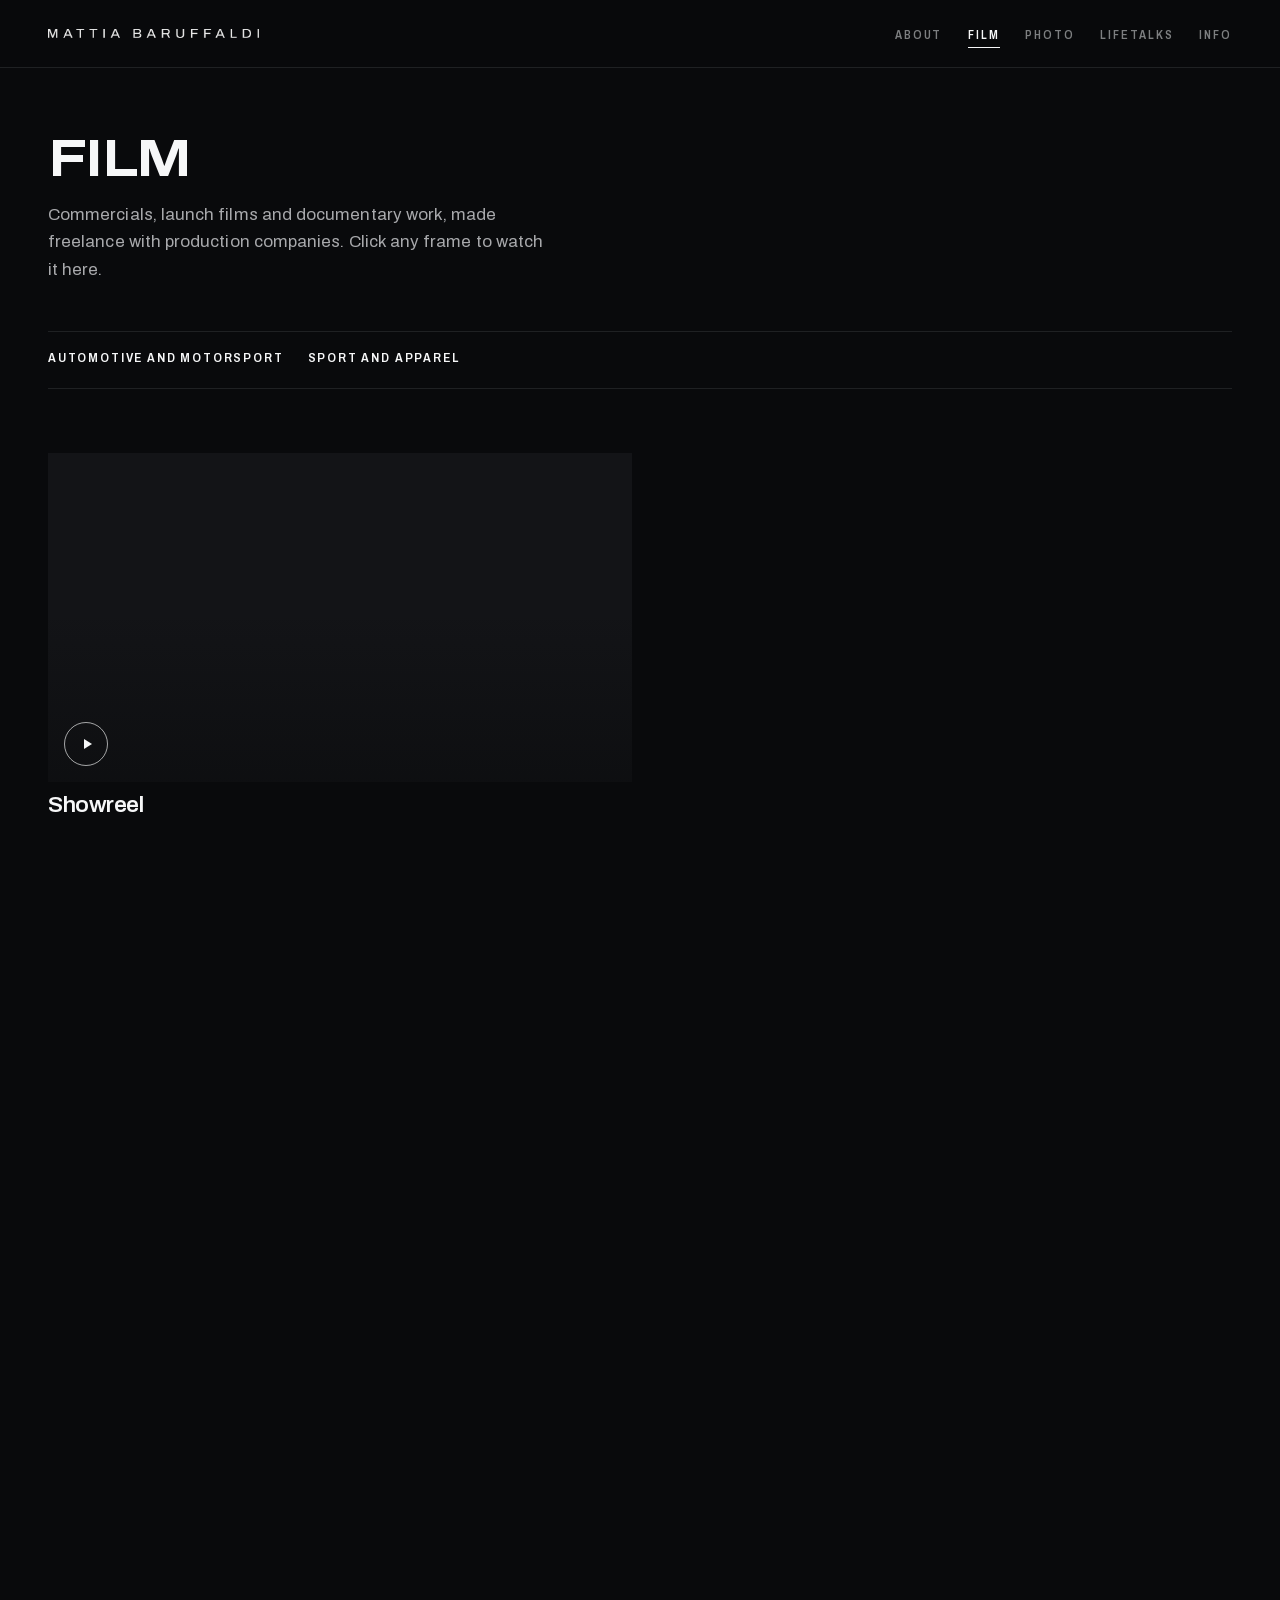
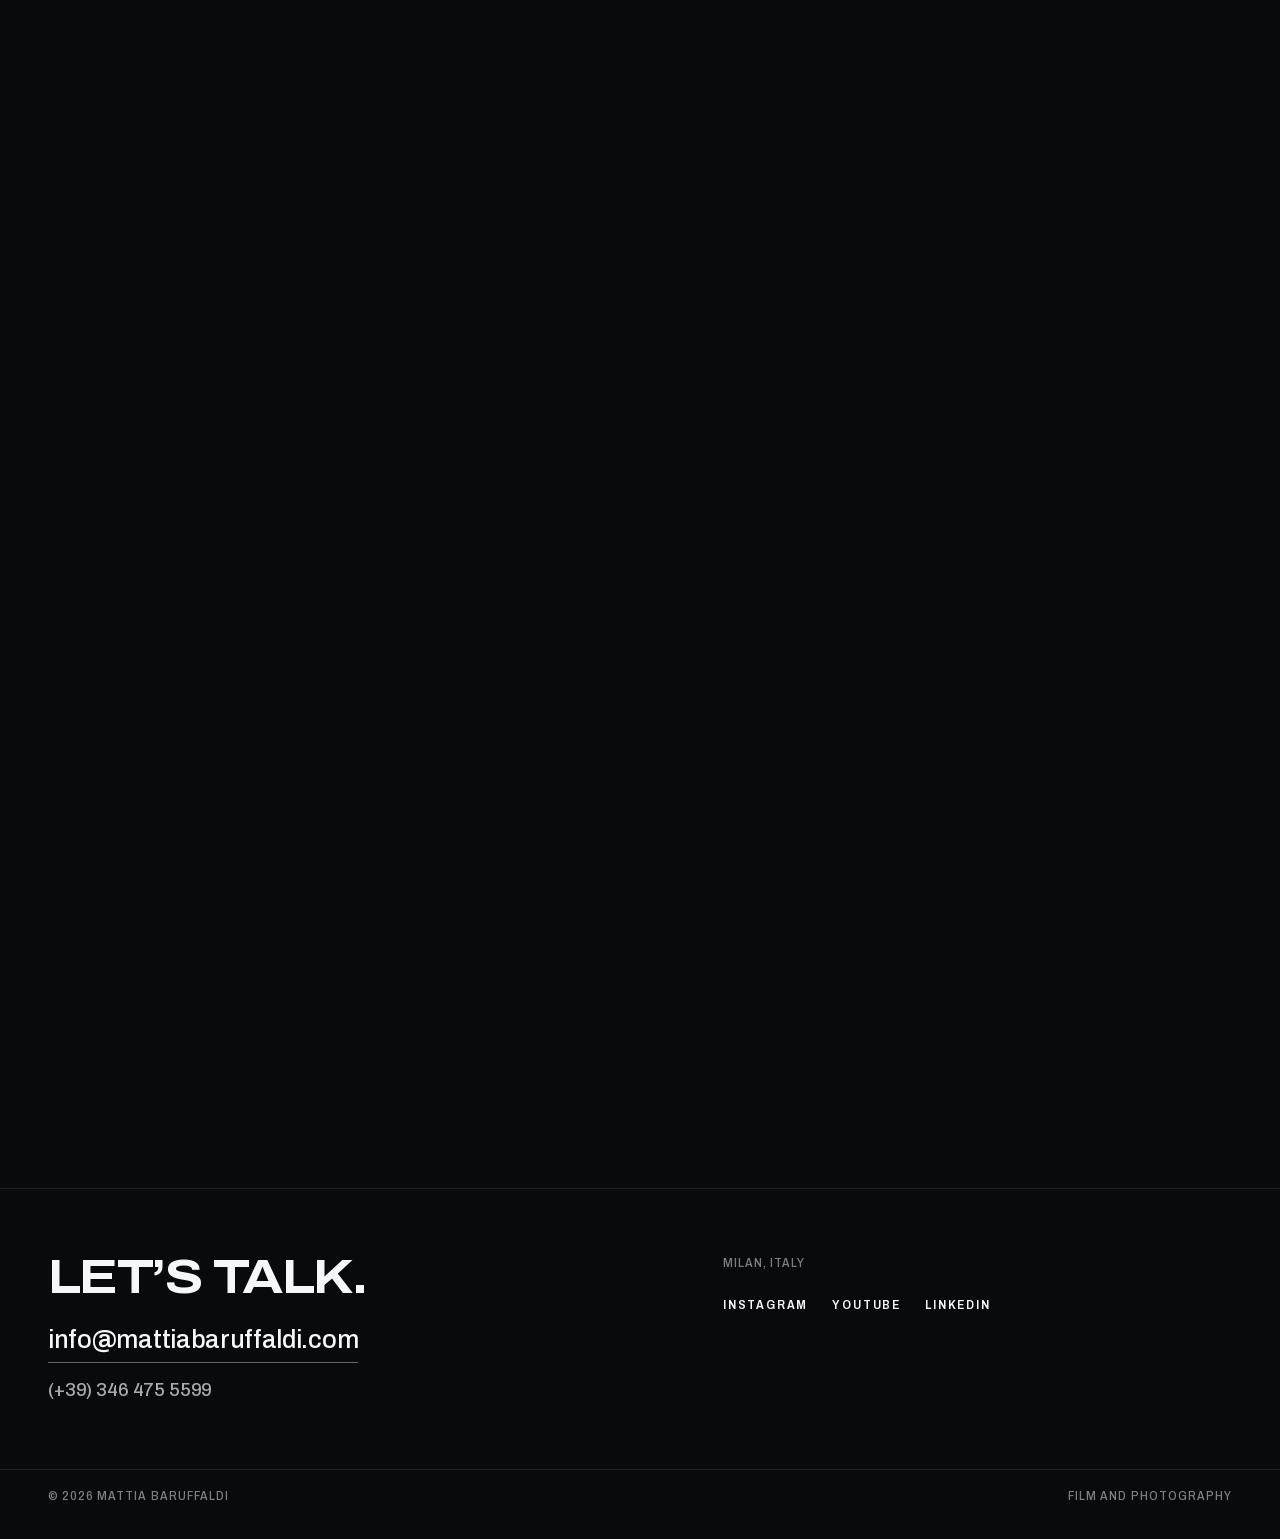
<file: portfolio-video/index.html>
<!doctype html>
<html lang="en">
<head>
<meta charset="utf-8">
<title>Moved — Mattia Baruffaldi</title>
<link rel="canonical" href="https://www.mattiabaruffaldi.com/film/">
<meta http-equiv="refresh" content="0; url=/film/">
<meta name="robots" content="noindex">
<style>body{background:#121214;color:#e8e8ea;font:16px/1.6 system-ui,sans-serif;padding:3rem}a{color:#f2b45c}</style>
</head>
<body><p>This page moved. <a href="/film/">Continue &rarr;</a></p></body>
</html>
</file>
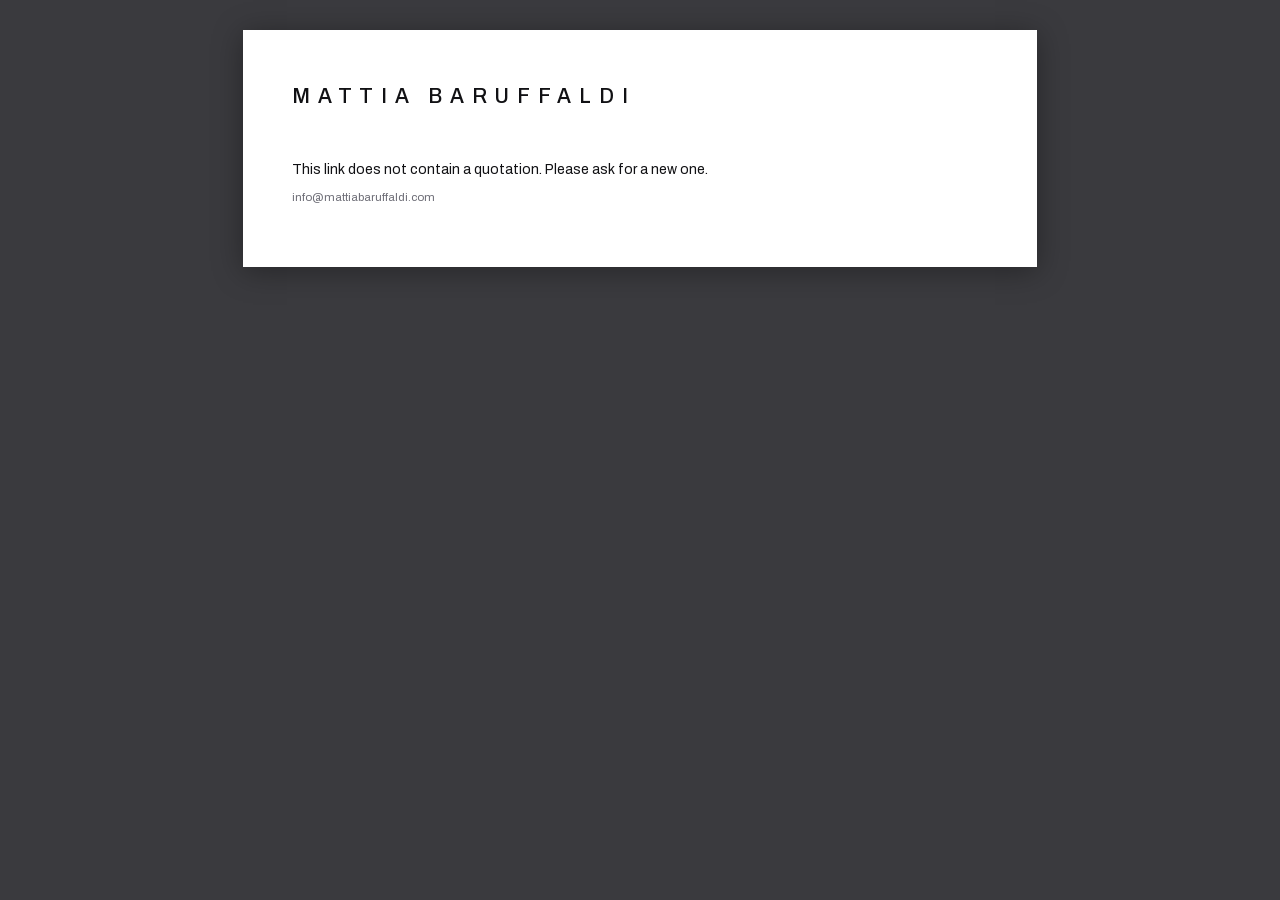
<file: quote/index.html>
<!doctype html>
<html lang="en">
<head>
<meta charset="utf-8">
<meta name="viewport" content="width=device-width, initial-scale=1">
<title>Quotation — Mattia Baruffaldi</title>
<meta name="robots" content="noindex, nofollow, noarchive">
<meta name="referrer" content="no-referrer">
<link rel="icon" href="/favicon-32.png" sizes="32x32">
<link rel="stylesheet" href="/css/quote.css?v=55e5150d">
</head>
<body class="q-body">

<!-- Niente barra col pulsante "Save as PDF": il cliente vede il preventivo,
     non un invito a portarselo via. Chi vuole stampa comunque da solo (una
     pagina web non si puo' impedire di stamparla), ma non glielo proponiamo
     noi. Il pulsante per il PDF sta nell'anteprima dello studio, dove c'e'
     solo lui. -->
<main id="foglio"></main>

<script src="/js/quote.js?v=acc1c476"></script>
<script>
(function () {
  var dove = document.getElementById('foglio');

  function errore(testo) {
    dove.innerHTML = '<section class="q-sheet" style="min-height:auto">' +
      '<h1 class="q-name">Mattia Baruffaldi</h1>' +
      '<p class="q-text" style="margin-top:12mm">' + testo + '</p>' +
      '<p class="q-note">info@mattiabaruffaldi.com</p>' +
      '</section>';
  }

  async function mostra() {
    var frammento = location.hash.slice(1);
    if (!frammento) {
      errore('This link does not contain a quotation. Please ask for a new one.');
      return;
    }
    try {
      var dati = await PREVENTIVO.decodifica(frammento);
      dove.innerHTML = PREVENTIVO.disegna(dati);
      document.title = (dati.t ? dati.t + ' — ' : '') + 'Quotation · Mattia Baruffaldi';
    } catch (e) {
      errore('This link looks incomplete. It may have been cut when it was copied. ' +
             'Please ask for it again.');
    }
  }

  mostra();
  window.addEventListener('hashchange', mostra);
})();
</script>
</body>
</html>
</file>
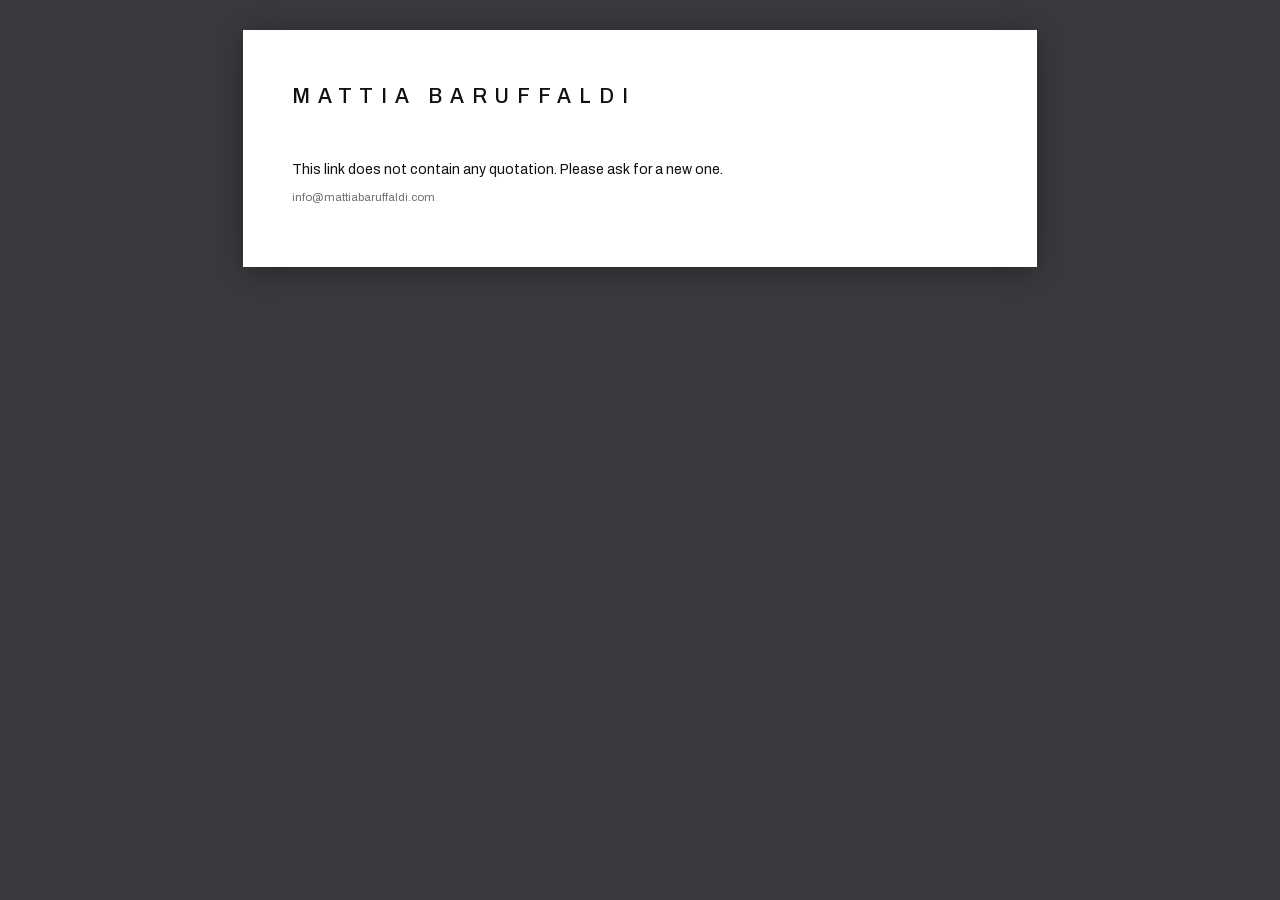
<file: quotes/index.html>
<!doctype html>
<html lang="en">
<head>
<meta charset="utf-8">
<meta name="viewport" content="width=device-width, initial-scale=1">
<title>Quotations — Mattia Baruffaldi</title>
<meta name="robots" content="noindex, nofollow, noarchive">
<meta name="referrer" content="no-referrer">
<link rel="icon" href="/favicon-32.png" sizes="32x32">
<link rel="stylesheet" href="/css/quote.css?v=55e5150d">
<style>
  /* Indice di piu' preventivi per lo stesso lavoro. Come /quote/, i dati
     stanno nel link dopo il cancelletto: qui dentro non c'e' niente, e nel
     repository (che e' pubblico) non finisce nessuna tariffa. */
  /* Il titolo della pagina prende lo stesso taglio dei titoli delle
     caselle (Archivo largo e grosso, non maiuscoletto spaziato): li' sotto
     funziona meglio, e cosi' la pagina ha una voce sola. */
  .x-titolo {
    margin: 3mm 0 0; font-size: 30pt; line-height: 1.05;
    font-variation-settings: 'wdth' 112, 'wght' 700;
    letter-spacing: -.01em;
  }
  .x-intro { margin: 4mm 0 10mm; max-width: 62ch; color: var(--q-ink-2); }
  .x-lista { display: grid; gap: 6mm; }

  .x-voce {
    display: grid; grid-template-columns: 1fr auto; gap: 3mm 8mm;
    align-items: start;
    padding: 7mm 0 0; border-top: 1.5px solid var(--q-rule);
    text-decoration: none; color: inherit;
    transition: opacity .15s ease;
  }
  .x-voce:hover .x-apri { background: var(--q-ink); color: var(--q-paper); }
  .x-voce:focus-visible { outline: 2px solid var(--q-ink); outline-offset: 4px; }

  .x-nome {
    margin: 0; font-size: 17pt; line-height: 1.1;
    font-variation-settings: 'wdth' 112, 'wght' 700;
    letter-spacing: -.005em;
  }
  .x-sotto {
    margin: 1.5mm 0 0; font-size: 8.2pt; letter-spacing: .12em;
    text-transform: uppercase; color: var(--q-ink-3);
    font-variation-settings: 'wdth' 92, 'wght' 400;
  }
  .x-testo { margin: 3mm 0 0; font-size: 9.6pt; color: var(--q-ink-2); max-width: 58ch; }

  .x-destra { text-align: right; display: grid; gap: 3mm; justify-items: end; }
  .x-cifra {
    font-size: 15pt; font-variant-numeric: tabular-nums; white-space: nowrap;
    font-variation-settings: 'wdth' 92, 'wght' 500;
  }
  .x-cifra small {
    display: block; font-size: 7.4pt; letter-spacing: .16em; text-transform: uppercase;
    color: var(--q-ink-3); margin-bottom: .5mm; font-variation-settings: 'wdth' 88, 'wght' 500;
  }
  .x-apri {
    display: inline-block; padding: 2.6mm 6mm; border: 1.2px solid var(--q-ink);
    font-size: 8pt; letter-spacing: .16em; text-transform: uppercase;
    white-space: nowrap; font-variation-settings: 'wdth' 88, 'wght' 500;
    transition: background .15s ease, color .15s ease;
  }

  @media (max-width: 620px) {
    .x-voce { grid-template-columns: 1fr; }
    .x-destra { justify-items: start; text-align: left; }
  }
  @media print { .x-apri { display: none; } }
</style>
</head>
<body class="q-body">

<main id="foglio"></main>

<script src="/js/quote.js?v=acc1c476"></script>
<script>
(function () {
  var dove = document.getElementById('foglio');

  function esc(s) {
    return String(s == null ? '' : s)
      .replace(/&/g, '&amp;').replace(/</g, '&lt;').replace(/>/g, '&gt;')
      .replace(/"/g, '&quot;');
  }

  function errore(testo) {
    dove.innerHTML = '<section class="q-sheet" style="min-height:auto">' +
      '<h1 class="q-name">Mattia Baruffaldi</h1>' +
      '<p class="q-text" style="margin-top:12mm">' + testo + '</p>' +
      '<p class="q-note">info@mattiabaruffaldi.com</p>' +
      '</section>';
  }

  async function mostra() {
    var frammento = location.hash.slice(1);
    if (!frammento) {
      errore('This link does not contain any quotation. Please ask for a new one.');
      return;
    }

    var pacco;
    try {
      pacco = await PREVENTIVO.spacchetta(frammento);
    } catch (e) {
      errore('This link looks incomplete. It may have been cut when it was copied. ' +
             'Please ask for it again.');
      return;
    }
    if (!pacco || !Array.isArray(pacco.q) || !pacco.q.length) {
      errore('This link does not contain any quotation. Please ask for a new one.');
      return;
    }

    var h = PREVENTIVO.testa(pacco.q[0]);
    var contatti = h.righe.map(function (r) { return '<div>' + esc(r) + '</div>'; }).join('');

    // Ogni casella porta il suo preventivo dentro il proprio link: la pagina
    // che lo legge e' la stessa di sempre, /quote/.
    var voci = await Promise.all(pacco.q.map(async function (q) {
      var c = PREVENTIVO.conti(q);
      var indirizzo = '/quote/#' + await PREVENTIVO.impacchetta(q);
      // Scheda nuova: chi confronta tre preventivi vuole tornare all'indice
      // senza perderlo, e tenerne aperti due per confrontarli.
      // Il titolo della casella e' il preventivo, non il progetto: il nome
      // del lavoro sta gia' in cima e ripeterlo tre volte non dice niente.
      return '<a class="x-voce" href="' + esc(indirizzo) + '" target="_blank" rel="noopener">' +
        '<div>' +
          '<h2 class="x-nome">Quotation ' + esc(q.n || '') + '</h2>' +
          (q.s ? '<p class="x-sotto">' + esc(q.s) + '</p>' : '') +
          (q.sc ? '<p class="x-testo">' + esc(q.sc) + '</p>' : '') +
        '</div>' +
        '<div class="x-destra">' +
          '<div class="x-cifra"><small>Total</small>' + PREVENTIVO.euro(c.tot, 1) + '</div>' +
          '<span class="x-apri">Open quotation</span>' +
        '</div>' +
      '</a>';
    }));

    dove.innerHTML = '<section class="q-sheet">' +
      '<div class="q-head">' +
        '<div><h1 class="q-name">' + esc(h.nome) + '</h1>' +
        '<p class="q-role">' + esc(h.ruolo) + '</p></div>' +
        '<div class="q-contact">' + contatti + '</div>' +
      '</div>' +
      '<div class="q-section">' +
        '<p class="q-meta">' + esc(pacco.cl || '') +
          (pacco.dt ? ' · ' + esc(pacco.dt) : '') + '</p>' +
        '<h2 class="x-titolo">' + esc(pacco.t || 'Quotations') + '</h2>' +
        (pacco.in ? '<p class="x-intro">' + esc(pacco.in) + '</p>' : '') +
      '</div>' +
      '<div class="x-lista">' + voci.join('') + '</div>' +
      (h.piede ? '<p class="q-note" style="text-align:center;margin-top:10mm">' +
        esc(h.piede) + '</p>' : '') +
      '</section>';

    document.title = (pacco.cl ? pacco.cl + ' — ' : '') + 'Quotations · Mattia Baruffaldi';
  }

  mostra();
  window.addEventListener('hashchange', mostra);
})();
</script>
</body>
</html>
</file>
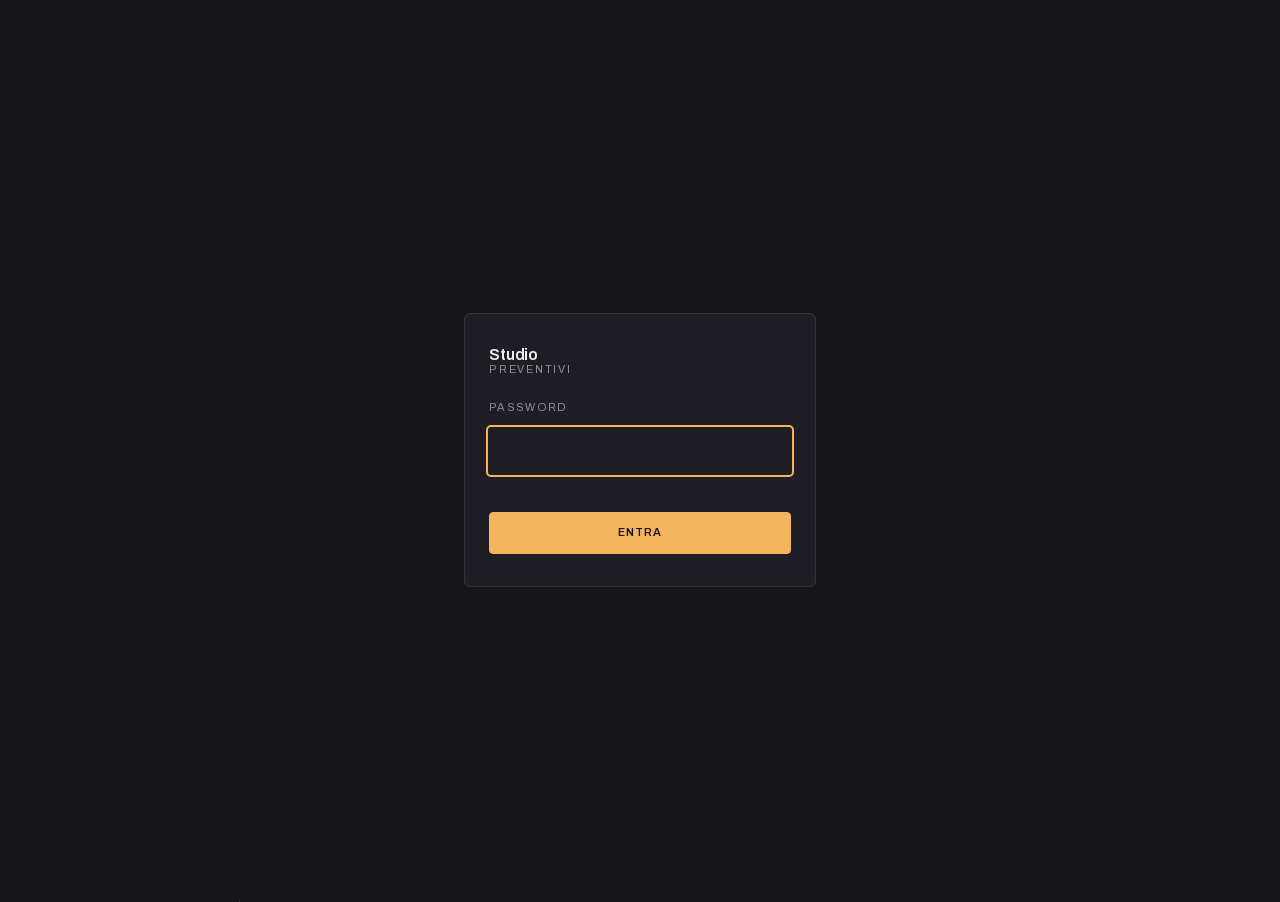
<file: studio/index.html>
<!doctype html>
<html lang="it">
<head>
<meta charset="utf-8">
<meta name="viewport" content="width=device-width, initial-scale=1">
<title>Studio preventivi</title>
<meta name="robots" content="noindex, nofollow, noarchive">
<link rel="icon" href="/favicon-32.png" sizes="32x32">
<link rel="stylesheet" href="/css/quote.css?v=55e5150d">
<style>
  /* ==================================================================
     Studio preventivi — due viste in una pagina:
     "home" = l'archivio (dove si arriva), "edit" = il compilatore.
     Il sistema visivo e' quello del sito: grafite e ambra, Archivo,
     una famiglia sola. L'ambra fa solo l'azione principale e la
     selezione; il colore vero lo portano gli stati.
     ================================================================== */
  :root {
    --s-fondo: #16161a;
    --s-piano: #1e1e24;
    --s-piano2: #26262e;
    --s-bordo: #33333d;
    --s-bordo2: #43434f;
    --s-testo: #edeef1;
    --s-tenue: #8d8d99;      /* 5,6:1 sul fondo — regge come testo */
    --s-oro: #f2b45c;        /* 10:1 */
    --s-rosso: #e0603f;

    /* stati: colore semantico, mai da solo (c'e' sempre la parola) */
    --st-bozza: #8d8d99;
    --st-inviato: #f2b45c;
    --st-accettato: #6fbf8b;
    --st-perso: #e0603f;

    /* scala 4pt */
    --sp-1: 4px;  --sp-2: 8px;  --sp-3: 12px; --sp-4: 16px;
    --sp-5: 24px; --sp-6: 32px; --sp-7: 48px;

    /* scala tipografica fissa, rapporto ~1,15 */
    --fs-1: .6875rem; --fs-2: .75rem;  --fs-3: .8125rem;
    --fs-4: .875rem;  --fs-5: 1rem;    --fs-6: 1.125rem; --fs-7: 1.375rem;

    --r: 4px;
    --ease: cubic-bezier(.22, 1, .36, 1);

    --z-sticky: 10;
    --z-barra: 20;
    --z-avviso: 40;
  }
  * { box-sizing: border-box; }
  html { font-size: 100%; }
  body {
    margin: 0; background: var(--s-fondo); color: var(--s-testo);
    font-family: 'Archivo', system-ui, -apple-system, sans-serif;
    font-size: var(--fs-4); line-height: 1.45;
    -webkit-font-smoothing: antialiased;
  }
  button, input, select, textarea { font: inherit; color: inherit; }
  :focus-visible { outline: 2px solid var(--s-oro); outline-offset: 2px; border-radius: 2px; }
  .solo-lettori {
    position: absolute; width: 1px; height: 1px;
    overflow: hidden; clip-path: inset(50%); white-space: nowrap;
  }

  /* ---------- lucchetto ---------- */
  .chiave {
    position: fixed; inset: 0; z-index: 100;
    display: grid; place-items: center; padding: var(--sp-4);
    background: var(--s-fondo);
  }
  .chiave[hidden] { display: none; }
  .chiave__c {
    display: grid; gap: var(--sp-3); width: min(22rem, 100%);
    padding: var(--sp-6) var(--sp-5);
    border: 1px solid var(--s-bordo); border-radius: 6px; background: var(--s-piano);
  }
  .chiave__c .marchio { margin-bottom: var(--sp-3); }
  .chiave__c input { font-size: var(--fs-4); padding: var(--sp-3); }
  .chiave__c .b { padding: var(--sp-3); }
  .chiave__e { margin: 0; min-height: 1.2em; font-size: var(--fs-2); color: var(--s-rosso); }
  .chiave__nota { margin: 0; font-size: var(--fs-1); color: var(--s-tenue); line-height: 1.5; }
  .chiave__cod {
    font-family: ui-monospace, Menlo, monospace; font-size: var(--fs-2);
    word-break: break-all; user-select: all; color: var(--s-oro);
    background: var(--s-fondo); border: 1px solid var(--s-bordo);
    border-radius: var(--r); padding: var(--sp-2);
  }

  /* ---------- viste ---------- */
  .vista { display: none; }
  #app[data-vista="home"] #v-home { display: block; }
  #app[data-vista="edit"] #v-edit { display: block; }

  /* ---------- pulsanti ---------- */
  .b {
    padding: var(--sp-2) var(--sp-3); border: 1px solid var(--s-bordo);
    border-radius: var(--r); background: none; cursor: pointer; white-space: nowrap;
    font-size: var(--fs-1); letter-spacing: .1em; text-transform: uppercase;
    transition: border-color .15s var(--ease), color .15s var(--ease), background .15s var(--ease);
  }
  .b:hover { border-color: var(--s-bordo2); background: var(--s-piano2); }
  .b:active { transform: translateY(1px); }
  .b--pieno { background: var(--s-oro); border-color: var(--s-oro); color: #16161a; font-weight: 600; }
  .b--pieno:hover { background: #f6c47f; border-color: #f6c47f; color: #16161a; }
  .b--on { border-color: var(--s-oro); color: var(--s-oro); }
  .b--min { padding: 6px 10px; font-size: var(--fs-1); border-style: dashed; }
  .b--rosso { border-color: #6a3328; color: var(--s-rosso); }
  .b--rosso:hover { background: #3a2320; border-color: var(--s-rosso); color: var(--s-rosso); }
  .b[disabled] { opacity: .45; cursor: not-allowed; }

  /* ==================================================================
     HOME — l'archivio
     ================================================================== */
  .testata {
    position: sticky; top: 0; z-index: var(--z-barra);
    display: flex; align-items: center; gap: var(--sp-3);
    padding: var(--sp-3) clamp(var(--sp-3), 2vw, var(--sp-5));
    background: var(--s-piano); border-bottom: 1px solid var(--s-bordo);
  }
  .marchio { display: flex; flex-direction: column; line-height: 1.1; }
  .marchio b { font-size: var(--fs-5); font-weight: 600; letter-spacing: -.01em; }
  .marchio span { font-size: var(--fs-1); letter-spacing: .16em; text-transform: uppercase; color: var(--s-tenue); }
  .sp { flex: 1; }

  /* La ricerca sta nella colonna di sinistra, sopra i clienti: e' un filtro
     dell'elenco, quindi vive con gli altri filtri, non nella barra. */
  .cerca { position: relative; margin-bottom: var(--sp-4); }
  .cerca input {
    width: 100%; padding: var(--sp-2) var(--sp-3) var(--sp-2) 30px;
    border: 1px solid var(--s-bordo); border-radius: var(--r);
    background: var(--s-fondo); font-size: var(--fs-3);
  }
  .cerca input::placeholder { color: var(--s-tenue); }
  .cerca svg { position: absolute; left: 9px; top: 50%; transform: translateY(-50%);
               width: 14px; height: 14px; color: var(--s-tenue); pointer-events: none; }

  .impianto {
    display: grid; grid-template-columns: 15rem minmax(0, 1fr);
    align-items: start;
    min-height: calc(100vh - 57px);
  }
  .fianco {
    position: sticky; top: 57px; align-self: start;
    /* altezza piena, non "quanto basta": se no il filetto verticale si
       ferma a meta' pagina e sembra un errore */
    height: calc(100vh - 57px); overflow-y: auto;
    /* senza questo, da stretto la striscia dei clienti allarga la
       colonna della griglia invece di scorrere, e sfonda la pagina */
    min-width: 0;
    padding: var(--sp-5) var(--sp-3) var(--sp-4);
    border-right: 1px solid var(--s-bordo);
    /* colonna: il cestino sta in fondo (`margin-top: auto`), non in coda
       all'elenco dei clienti dove finiva sotto la piega */
    display: flex; flex-direction: column;
  }
  .fianco__giu {
    margin-top: auto; padding-top: var(--sp-3);
    border-top: 1px solid var(--s-bordo);
  }
  .fianco__giu .clienti { margin-bottom: 0; }
  .fianco__t {
    font-size: var(--fs-1); letter-spacing: .18em; text-transform: uppercase;
    color: var(--s-tenue); margin: 0 0 var(--sp-2); padding-inline: var(--sp-2);
  }
  .clienti { list-style: none; margin: 0 0 var(--sp-5); padding: 0; display: grid; gap: 1px; }
  .clienti li { display: flex; align-items: center; }
  .cl {
    flex: 1; display: flex; align-items: center; gap: var(--sp-2);
    padding: var(--sp-2) var(--sp-2); border: 0; border-radius: var(--r);
    background: none; cursor: pointer; text-align: left; font-size: var(--fs-3);
    color: var(--s-testo); min-width: 0;
    transition: background .15s var(--ease), color .15s var(--ease);
  }
  .cl:hover { background: var(--s-piano2); }
  .cl[aria-current="true"] { background: var(--s-piano2); color: var(--s-oro); font-weight: 600; }
  .cl__n { flex: 1; overflow: hidden; text-overflow: ellipsis; white-space: nowrap; }
  .cl__q { font-size: var(--fs-2); color: var(--s-tenue); font-variant-numeric: tabular-nums; }
  .cl[aria-current="true"] .cl__q { color: var(--s-oro); }
  .cl-rin {
    width: 26px; height: 26px; flex-shrink: 0; border: 0; border-radius: var(--r);
    background: none; color: var(--s-tenue); cursor: pointer; opacity: 0;
    display: grid; place-items: center; transition: opacity .15s var(--ease), color .15s var(--ease);
  }
  .clienti li:hover .cl-rin, .cl-rin:focus-visible { opacity: 1; }
  .cl-rin:hover { color: var(--s-oro); }
  .clienti__sep { height: 1px; margin: var(--sp-2) var(--sp-2); background: var(--s-bordo); }
  .cl--cestino .cl__n { color: var(--s-tenue); }
  .cl--cestino[aria-current="true"] .cl__n { color: var(--s-oro); }

  .corpo { padding: var(--sp-5) clamp(var(--sp-3), 2vw, var(--sp-5)) var(--sp-7); min-width: 0; }
  .corpo__t {
    display: flex; align-items: baseline; gap: var(--sp-3);
    margin: 0 0 var(--sp-4);
  }
  .corpo__t h1 { font-size: var(--fs-7); font-weight: 600; letter-spacing: -.015em; margin: 0; }
  .corpo__t span { font-size: var(--fs-3); color: var(--s-tenue); font-variant-numeric: tabular-nums; }

  .filtri { display: flex; flex-wrap: wrap; gap: var(--sp-2); margin-bottom: var(--sp-4); }
  .fl {
    display: inline-flex; align-items: center; gap: 6px;
    padding: 5px var(--sp-3); border: 1px solid var(--s-bordo); border-radius: 999px;
    background: none; cursor: pointer; font-size: var(--fs-2); color: var(--s-tenue);
    transition: border-color .15s var(--ease), color .15s var(--ease), background .15s var(--ease);
  }
  .fl:hover { border-color: var(--s-bordo2); color: var(--s-testo); }
  .fl[aria-pressed="true"] { background: var(--s-piano2); border-color: var(--s-bordo2); color: var(--s-testo); }
  .fl__p { width: 7px; height: 7px; border-radius: 50%; background: currentColor; }
  /* Le due versioni del documento nell'anteprima. La barra vira al rosso
     sulla copia interna: non deve poter passare per quella del cliente. */
  .fl { padding: 3px; gap: 2px; }
  .fl__b {
    padding: 4px var(--sp-3); border: 0; border-radius: 999px;
    background: none; color: var(--s-tenue); cursor: pointer;
    font: inherit; font-size: var(--fs-2);
  }
  .fl__b:hover { color: var(--s-testo); }
  .fl__b.is-on { background: var(--s-piano2); color: var(--s-testo); }
  .ante__bar[data-v="int"] { background: #3a2320; border-bottom-color: var(--s-rosso); }
  .ante__bar[data-v="int"] .ante__t b { color: var(--s-rosso); }
  .ante__bar[data-v="int"] .fl__b.is-on { background: var(--s-rosso); color: #16161a; }

  /* ---------- tabella ----------
     Colonne a larghezza fissa a destra, titolo elastico a sinistra: i
     numeri restano incolonnati e vicini fra loro invece di spalmarsi
     per tutta la riga su schermo largo. */
  /* Non a tutta larghezza: su schermo grande l'occhio farebbe mezzo metro
     dal titolo all'importo. */
  .tab { width: 100%; border-collapse: collapse; table-layout: fixed; }
  /* A riposo la colonna delle spunte non c'e', quindi le larghezze sono
     scritte due volte: senza e con. */
  .tab th:nth-child(1) { width: auto; }
  .tab th:nth-child(2) { width: 5rem; }
  .tab th:nth-child(3) { width: 8rem; }
  .tab th:nth-child(4) { width: 9.5rem; }
  .tab th:nth-child(5) { width: 9rem; }
  .tab th:nth-child(6) { width: 3.5rem; }
  .tab.con-scelta th:nth-child(1) { width: 2.4rem; }
  .tab.con-scelta th:nth-child(2) { width: auto; }
  .tab.con-scelta th:nth-child(3) { width: 5rem; }
  .tab.con-scelta th:nth-child(4) { width: 8rem; }
  .tab.con-scelta th:nth-child(5) { width: 9.5rem; }
  .tab.con-scelta th:nth-child(6) { width: 9rem; }
  .tab.con-scelta th:nth-child(7) { width: 3.5rem; }
  /* Nel cestino l'ultima colonna tiene "Ripristina" piu' la ×: con i 3,5rem
     della tabella normale il contenuto usciva dai filetti della riga. */
  .tab--ces th:nth-child(5) { width: 7rem; }
  .tab--ces th:nth-child(6) { width: 10.5rem; }
  .tab--ces td[data-c=mn] { text-align: right; }
  .tab td[data-c=sel] { padding-right: 0; }
  /* La casella e' 16px, ma il dito ne vuole 40: il <label> le sta intorno
     con del margine di tocco che non sposta l'impaginato. */
  .scegli {
    display: inline-flex; align-items: center; justify-content: center;
    padding: 11px; margin: -11px; cursor: pointer;
  }
  .tab input[type=checkbox] {
    width: 16px; height: 16px; padding: 0; margin: 0;
    accent-color: var(--s-oro); cursor: pointer;
  }
  .tab tbody tr.is-scelto { background: color-mix(in srgb, var(--s-oro) 10%, transparent); }
  .tab thead th {
    padding: 0 var(--sp-3) var(--sp-2); text-align: left;
    font-size: var(--fs-1); font-weight: 500; letter-spacing: .14em;
    text-transform: uppercase; color: var(--s-tenue);
    border-bottom: 1px solid var(--s-bordo);
  }
  .tab thead th.num { text-align: right; }
  .tab tbody tr { border-bottom: 1px solid var(--s-piano2); transition: background .12s var(--ease); }
  .tab tbody tr:hover { background: var(--s-piano); }
  .tab tbody tr.is-qui { background: color-mix(in srgb, var(--s-oro) 7%, transparent); }
  .tab td { padding: var(--sp-3); vertical-align: middle; }
  .tab td.num { text-align: right; font-variant-numeric: tabular-nums; }

  .apri {
    display: block; width: 100%; padding: 0; border: 0; background: none;
    text-align: left; cursor: pointer; color: var(--s-testo);
    font-size: var(--fs-4); font-weight: 500; line-height: 1.3;
  }
  .apri:hover { color: var(--s-oro); }
  .sotto { display: block; font-size: var(--fs-2); color: var(--s-tenue); margin-top: 2px; }
  .meta-m { display: none; }

  .rinomina { width: 100%; padding: 4px 6px; border: 1px solid var(--s-oro);
              border-radius: var(--r); background: var(--s-fondo); font-size: var(--fs-4); }

  /* stato: <select> vero, non un aggeggio inventato */
  .stato { display: inline-flex; align-items: center; gap: 6px; }
  .stato::before {
    content: ''; width: 7px; height: 7px; border-radius: 50%;
    background: var(--st-c); flex-shrink: 0;
  }
  .stato[data-v=bozza]     { --st-c: var(--st-bozza); }
  .stato[data-v=inviato]   { --st-c: var(--st-inviato); }
  .stato[data-v=accettato] { --st-c: var(--st-accettato); }
  .stato[data-v=perso]     { --st-c: var(--st-perso); }
  .stato select {
    appearance: none; min-width: 6.4rem;      /* le freccette si incolonnano */
    padding: 3px 18px 3px 4px; border: 1px solid transparent;
    border-radius: var(--r); background: transparent; color: var(--st-c);
    font-size: var(--fs-2); cursor: pointer;
    background-image: url("data:image/svg+xml,%3Csvg xmlns='http://www.w3.org/2000/svg' viewBox='0 0 10 6' fill='none' stroke='%238d8d99' stroke-width='1.4'%3E%3Cpath d='M1 1l4 4 4-4'/%3E%3C/svg%3E");
    background-repeat: no-repeat; background-position: right 5px center; background-size: 8px;
    transition: border-color .15s var(--ease), background-color .15s var(--ease);
  }
  .stato select:hover { border-color: var(--s-bordo); background-color: var(--s-piano2); }
  .stato select option { background: var(--s-piano); color: var(--s-testo); }

  .piu {
    width: 30px; height: 30px; border: 1px solid transparent; border-radius: var(--r);
    background: none; color: var(--s-tenue); cursor: pointer;
    display: grid; place-items: center; position: relative;
    transition: border-color .15s var(--ease), color .15s var(--ease), background .15s var(--ease);
  }
  .piu::before { content: ''; position: absolute; inset: -7px; }   /* area di tocco 44px */
  .piu:hover { border-color: var(--s-bordo); background: var(--s-piano2); color: var(--s-testo); }

  /* ---------- menu a comparsa ---------- */
  #menu {
    position: fixed; margin: 0; inset: auto; padding: var(--sp-1);
    min-width: 13rem; border: 1px solid var(--s-bordo2); border-radius: 6px;
    background: var(--s-piano); color: var(--s-testo);
    box-shadow: 0 12px 34px rgba(0, 0, 0, .5);
  }
  #menu:popover-open { animation: entra .16s var(--ease); }
  @keyframes entra { from { opacity: 0; transform: translateY(-4px); } }
  .mv {
    display: flex; align-items: center; gap: var(--sp-3); width: 100%;
    padding: var(--sp-2) var(--sp-3); border: 0; border-radius: var(--r);
    background: none; cursor: pointer; text-align: left; font-size: var(--fs-3);
  }
  .mv:hover { background: var(--s-piano2); }
  .mv--rosso { color: var(--s-rosso); }
  .mv--rosso:hover { background: #3a2320; }
  .mv__sep { height: 1px; margin: var(--sp-1) 0; background: var(--s-bordo); }

  /* ---------- stati vuoti ---------- */
  .vuoto { padding: var(--sp-7) var(--sp-4); text-align: center; }
  .vuoto h2 { margin: 0 0 var(--sp-2); font-size: var(--fs-6); font-weight: 600; }
  .vuoto p { margin: 0 auto var(--sp-4); max-width: 42ch; color: var(--s-tenue); font-size: var(--fs-3); }

  /* ---------- avviso ---------- */
  /* Esporta / Importa sono manutenzione, non l'azione principale:
     restano raggiungibili ma non competono col pulsante pieno. */
  .b--quieto { border-color: transparent; color: var(--s-tenue); }
  .b--quieto:hover { border-color: var(--s-bordo); color: var(--s-testo); }

  .avviso {
    position: fixed; left: 50%; bottom: var(--sp-5); transform: translateX(-50%);
    z-index: var(--z-avviso); display: none; align-items: center; gap: var(--sp-4);
    padding: var(--sp-3) var(--sp-4); border: 1px solid var(--s-bordo2); border-radius: 6px;
    background: var(--s-piano2); box-shadow: 0 12px 34px rgba(0, 0, 0, .5);
    font-size: var(--fs-3); max-width: calc(100vw - var(--sp-5) * 2);
  }
  .avviso.is-on { display: flex; animation: sale .2s var(--ease); }
  @keyframes sale { from { opacity: 0; transform: translate(-50%, 10px); } }

  /* ==================================================================
     EDITOR — il compilatore
     ================================================================== */
  .barra {
    position: sticky; top: 0; z-index: var(--z-barra);
    display: flex; align-items: center; gap: var(--sp-3);
    padding: var(--sp-2) clamp(var(--sp-3), 2vw, var(--sp-5));
    background: var(--s-piano); border-bottom: 1px solid var(--s-bordo);
  }
  /* ---------- pannello del dettato ----------
     Tutte le voci in una schermata: i blocchi sono a fisarmonica e mentre
     detta non saprebbe che nomi puo' dire. Colonne strette e nomi soli:
     serve a leggere, non a modificare. */
  .dettato {
    position: fixed; inset: 0; z-index: var(--z-avviso);
    display: flex; flex-direction: column;
    background: var(--s-fondo);
  }
  .dettato[hidden] { display: none; }
  .dettato__t {
    display: flex; align-items: center; gap: var(--sp-3); flex-wrap: wrap;
    flex-shrink: 0; padding: var(--sp-4) clamp(var(--sp-4), 3vw, var(--sp-6));
    border-bottom: 1px solid var(--s-bordo); font-size: var(--fs-2); color: var(--s-tenue);
  }
  .dettato__t b { color: var(--s-testo); font-size: var(--fs-5); font-weight: 600; }
  .dettato__come { max-width: 52ch; line-height: 1.5; }
  .dettato__mic {
    width: 10px; height: 10px; border-radius: 50%; background: var(--s-oro);
    flex-shrink: 0; animation: batte 1.2s ease-in-out infinite;
  }
  @keyframes batte { 50% { opacity: .25; transform: scale(.7); } }
  .dettato__q { font-variant-numeric: tabular-nums; }
  .dettato__c {
    flex: 1; overflow-y: auto;
    padding: var(--sp-5) clamp(var(--sp-4), 3vw, var(--sp-6));
    display: grid; gap: var(--sp-5) var(--sp-5);
    grid-template-columns: repeat(auto-fill, minmax(13rem, 1fr));
    align-content: start;
  }
  .dettato__p {
    display: flex; align-items: center; gap: var(--sp-3); flex-shrink: 0;
    padding: var(--sp-3) clamp(var(--sp-4), 3vw, var(--sp-6));
    border-top: 1px solid var(--s-bordo); background: var(--s-piano);
  }
  .dettato__ult { font-size: var(--fs-2); color: var(--s-oro); }
  .dettato__tot { font-size: var(--fs-3); color: var(--s-tenue); }
  .dettato__tot b { color: var(--s-testo); font-size: var(--fs-6); font-variant-numeric: tabular-nums; }
  .dettato__p .b { padding: var(--sp-3) var(--sp-5); }
  .dettato__g { break-inside: avoid; }
  .dettato__n {
    font-size: var(--fs-1); letter-spacing: .14em; text-transform: uppercase;
    color: var(--s-tenue); margin: 0 0 4px; padding-bottom: 3px;
    border-bottom: 1px solid var(--s-bordo);
  }
  .dettato__v {
    display: flex; justify-content: space-between; gap: var(--sp-2);
    font-size: var(--fs-3); line-height: 1.7; color: var(--s-testo);
  }
  .dettato__v.is-vuota { color: var(--s-tenue); }
  .dettato__v.is-piena b { color: var(--s-oro); font-variant-numeric: tabular-nums; }
  .dettato__v.is-nuova { animation: acceso 1s var(--ease); }
  @keyframes acceso { from { background: color-mix(in srgb, var(--s-oro) 30%, transparent); } }

  .micro { display: inline-flex; align-items: center; gap: 6px; }
  .micro.is-ascolto {
    border-color: var(--s-oro); color: var(--s-oro);
    animation: pulsa 1.4s ease-in-out infinite;
  }
  @keyframes pulsa { 50% { border-color: #6a5326; } }

  /* Quante pagine viene il PDF, senza doverlo stampare per scoprirlo.
     E' un'informazione, non un comando: niente pastiglia col bordo, che
     in mezzo ai pulsanti si legge come un pulsante spento. */
  .indietro {
    display: inline-flex; align-items: center; gap: 6px;
    padding: var(--sp-2) var(--sp-3); border: 1px solid transparent; border-radius: var(--r);
    background: none; cursor: pointer; font-size: var(--fs-3); color: var(--s-tenue);
    transition: color .15s var(--ease), background .15s var(--ease);
  }
  .indietro:hover { color: var(--s-testo); background: var(--s-piano2); }
  .barra__id { min-width: 0; line-height: 1.2; }
  .barra__id b { display: block; font-size: var(--fs-4); font-weight: 600;
                 overflow: hidden; text-overflow: ellipsis; white-space: nowrap; max-width: 22rem; }
  .barra__id small { font-size: var(--fs-1); color: var(--s-tenue); }
  .piu--barra { color: var(--s-tenue); }
  .piu--barra:hover { color: var(--s-testo); }

  /* Modulo a sinistra, colonna di lavoro a destra. Nel documento la colonna
     viene PRIMA del modulo, cosi' da stretto si legge subito sopra i campi
     invece di finire in fondo alla pagina; a schermo largo `order` la manda
     a destra. */
  .scena { display: grid; grid-template-columns: 1fr; }
  @media (min-width: 62rem) {
    .scena { grid-template-columns: minmax(0, 1fr) 12.5rem; }
    .lato { order: 2; }
    .modulo { order: 1; }
  }
  .lato {
    display: flex; flex-direction: column; justify-content: flex-end; gap: var(--sp-4);
    padding: var(--sp-5) clamp(var(--sp-3), 2vw, var(--sp-4));
    border-bottom: 1px solid var(--s-bordo);
  }
  @media (min-width: 62rem) {
    .lato {
      position: sticky; top: 57px; align-self: start;
      /* altezza piena come la colonna dei clienti: se no il filetto si
         ferma a meta' pagina e sembra un errore */
      min-height: calc(100vh - 57px);
      border-bottom: 0; border-left: 1px solid var(--s-bordo);
    }
  }
  .lato__t { line-height: 1.15; }
  .lato__t small {
    display: block; margin-bottom: 2px; font-size: var(--fs-1); letter-spacing: .14em;
    text-transform: uppercase; color: var(--s-tenue);
  }
  .lato__t b { font-size: var(--fs-7); font-weight: 600; font-variant-numeric: tabular-nums; }
  .lato__m {
    display: block; margin-top: var(--sp-2); padding-top: var(--sp-2);
    border-top: 1px solid var(--s-bordo);
    font-size: var(--fs-2); color: var(--s-tenue); line-height: 1.5;
  }
  .lato__m b { font-size: var(--fs-3); font-weight: 600; color: var(--s-testo); }
  .lato__m[data-neg="1"] b { color: var(--s-rosso); }
  .lato__a { display: flex; flex-direction: column; gap: var(--sp-2); }
  .lato__b { justify-content: center; }
  /* Da stretto la colonna torna una riga sola sopra i campi. */
  @media (max-width: 61.99rem) {
    .lato { flex-direction: row; align-items: center; gap: var(--sp-3); flex-wrap: wrap; }
    .lato__t { margin-left: auto; text-align: right; }
    .lato__a { flex-direction: row; }
  }
  .modulo { padding: var(--sp-5) clamp(var(--sp-3), 2vw, var(--sp-5)) 90px;
            max-width: 82rem; margin-inline: auto; width: 100%; }

  /* ---------- anteprima a schermo intero ----------
     Dentro c'e' un iframe su /quote/, cioe' *la pagina vera* che riceve il
     cliente: non una riproduzione in scala ridotta, che rimpicciolendo il
     testo lo faceva sembrare piu' chiaro di com'e'.
     NIENTE `display` su `.ante` nuda: e' un <dialog>, e un display scritto
     qui batterebbe la regola del browser lasciandolo sempre aperto. */
  .ante {
    width: 100vw; max-width: 100vw; height: 100vh; max-height: 100vh;
    margin: 0; padding: 0; border: 0; background: var(--s-fondo);
  }
  .ante[open] { display: flex; flex-direction: column; }
  .ante::backdrop { background: #0a0a0c; }
  .ante__bar {
    display: flex; align-items: center; gap: var(--sp-3); flex-shrink: 0;
    padding: var(--sp-2) var(--sp-4);
    background: var(--s-piano); border-bottom: 1px solid var(--s-bordo);
  }
  .ante__t { font-size: var(--fs-2); color: var(--s-tenue); }
  .ante__t b { color: var(--s-testo); font-weight: 500; }
  .ante__f { flex: 1; width: 100%; border: 0; background: #fff; }

  /* ---- "Da dove parti?": vuoto o uno dei modelli salvati ----
     E' un <dialog>: niente `display` sulla classe nuda, solo su [open]
     (vedi la nota sopra su .ante). L'impaginazione sta su .scelta__box. */
  .scelta {
    width: min(660px, calc(100vw - 2 * var(--sp-4)));
    max-height: calc(100vh - 2 * var(--sp-6));
    margin: auto; padding: 0; overflow: auto;
    border: 1px solid var(--s-bordo); border-radius: var(--r);
    background: var(--s-piano); color: var(--s-testo);
  }
  .scelta[open] { display: block; }
  .scelta::backdrop { background: rgba(10, 10, 12, .72); }
  .scelta__box { padding: var(--sp-5); }
  .scelta__t { display: flex; align-items: baseline; gap: var(--sp-3); margin-bottom: var(--sp-4); }
  .scelta__t h2 { margin: 0; font-size: var(--fs-6); font-weight: 600; }
  .scelta__g {
    display: grid; gap: var(--sp-3);
    grid-template-columns: repeat(auto-fill, minmax(180px, 1fr));
  }
  .scelta__n {
    margin: var(--sp-4) 0 0; font-size: var(--fs-2); color: var(--s-tenue); line-height: 1.5;
  }
  .mdl { position: relative; }
  .mdl__b {
    display: flex; flex-direction: column; gap: var(--sp-1);
    width: 100%; height: 100%; min-height: 76px; padding: var(--sp-3);
    border: 1px solid var(--s-bordo); border-radius: var(--r);
    background: var(--s-fondo); color: inherit; cursor: pointer; text-align: left;
    transition: border-color .12s var(--ease), background .12s var(--ease);
  }
  .mdl__b:hover { border-color: var(--s-bordo2); background: var(--s-piano2); }
  /* Lo spazio a destra tiene il nome lontano da matita e cestino, che
     compaiono sopra la scheda quando ci passi con il mouse. */
  .mdl__b b {
    padding-right: 46px; font-size: var(--fs-4); font-weight: 500; overflow-wrap: anywhere;
  }
  .mdl__b span { font-size: var(--fs-2); color: var(--s-tenue); }
  .mdl__b--vuoto { border-style: dashed; }
  /* Matita e cestino compaiono sulla scheda; da tastiera restano raggiungibili. */
  .mdl__a { position: absolute; top: var(--sp-2); right: var(--sp-2); display: flex; gap: 2px; opacity: 0; }
  .mdl:hover .mdl__a, .mdl__a:focus-within { opacity: 1; }
  .mdl__a button {
    display: grid; place-items: center; width: 22px; height: 22px; padding: 0;
    border: 0; border-radius: var(--r); background: var(--s-piano2);
    color: var(--s-tenue); cursor: pointer; line-height: 1;
  }
  .mdl__a button:hover { color: var(--s-testo); }
  .mdl__a button:last-child:hover { color: var(--s-rosso); }
  /* Chiede un nome e basta. Stesso <dialog>, stessa regola: display solo
     su [open]. */
  .chiedi {
    width: min(420px, calc(100vw - 2 * var(--sp-4)));
    margin: auto; padding: 0;
    border: 1px solid var(--s-bordo); border-radius: var(--r);
    background: var(--s-piano); color: var(--s-testo);
  }
  .chiedi[open] { display: block; }
  .chiedi::backdrop { background: rgba(10, 10, 12, .72); }
  .chiedi__box { display: flex; flex-direction: column; gap: var(--sp-2); padding: var(--sp-5); }
  .chiedi__box h2 { margin: 0 0 var(--sp-2); font-size: var(--fs-6); font-weight: 600; }
  .chiedi__box label {
    font-size: var(--fs-1); letter-spacing: .12em; text-transform: uppercase; color: var(--s-tenue);
  }
  .chiedi__box input {
    padding: var(--sp-2) var(--sp-3); border: 1px solid var(--s-bordo2); border-radius: var(--r);
    background: var(--s-fondo); color: inherit; font: inherit; font-size: var(--fs-4);
  }
  .chiedi__box input:focus-visible { outline: 2px solid var(--s-oro); outline-offset: 1px; }
  .chiedi__n { margin: 0; font-size: var(--fs-2); color: var(--s-tenue); line-height: 1.5; }
  .chiedi__a { display: flex; justify-content: flex-end; gap: var(--sp-2); margin-top: var(--sp-3); }

  /* Intestatari: piu' larga della finestra "chiedi un nome", e con l'elenco
     che scorre se ne ha tre o quattro. */
  .chiedi--largo { width: min(560px, calc(100vw - 2 * var(--sp-4))); }
  .int__elenco { display: flex; flex-direction: column; gap: var(--sp-3);
    max-height: min(56vh, 460px); overflow: auto; padding-right: 2px; }
  .int__b { display: flex; flex-direction: column; gap: var(--sp-2);
    padding: var(--sp-3); border: 1px solid var(--s-bordo); border-radius: var(--r);
    background: var(--s-fondo); }
  .int__b input, .int__b textarea {
    width: 100%; padding: var(--sp-2) var(--sp-3);
    border: 1px solid var(--s-bordo2); border-radius: var(--r);
    background: var(--s-piano); color: inherit; font: inherit; font-size: var(--fs-3);
  }
  .int__b textarea { min-height: 84px; resize: vertical; line-height: 1.5; }
  .int__b input:focus-visible, .int__b textarea:focus-visible {
    outline: 2px solid var(--s-oro); outline-offset: 1px;
  }
  .int__t { display: flex; align-items: center; justify-content: space-between; gap: var(--sp-2); }
  .int__t span { font-size: var(--fs-1); letter-spacing: .12em;
    text-transform: uppercase; color: var(--s-tenue); }
  .int__t button { border: 0; background: none; color: var(--s-tenue);
    cursor: pointer; font: inherit; font-size: var(--fs-2); padding: 0; }
  .int__t button:hover { color: var(--s-rosso); }
  .int__e { font-size: var(--fs-1); letter-spacing: .12em;
    text-transform: uppercase; color: var(--s-tenue); }
  .campo__riga { display: flex; gap: var(--sp-2); align-items: stretch; }
  .campo__riga select { flex: 1 1 auto; min-width: 0; }

  .mdl__n {
    width: 100%; min-height: 76px; padding: var(--sp-3);
    border: 1px solid var(--s-oro); border-radius: var(--r);
    background: var(--s-fondo); color: inherit;
    font: inherit; font-size: var(--fs-4);
  }

  .sez { margin-bottom: var(--sp-6); }
  /* Il blocco Progetto si chiude quando hai finito di compilarlo: e' l'unico
     passo "in fila", il resto della pagina resta a discesa. */
  .prog__t {
    display: flex; align-items: center; gap: var(--sp-3); width: 100%;
    padding: 0 0 var(--sp-2); border: 0; background: none; color: inherit;
    cursor: pointer; text-align: left;
  }
  .prog__r { font-size: var(--fs-3); color: var(--s-tenue); }
  .prog__a { display: flex; justify-content: flex-end; }
  .sez--prog[data-chiuso] #prog-c { display: none; }
  .sez--prog[data-chiuso] { margin-bottom: var(--sp-5); }
  .sez__t { font-size: var(--fs-1); letter-spacing: .2em; text-transform: uppercase;
            color: var(--s-oro); margin: 0 0 var(--sp-3); }
  .griglia { display: grid; gap: var(--sp-3) var(--sp-4);
             grid-template-columns: repeat(auto-fit, minmax(13rem, 1fr)); }
  .campo { display: grid; gap: 5px; }
  .campo--largo { grid-column: 1 / -1; }
  label, .eti { font-size: var(--fs-1); letter-spacing: .12em; text-transform: uppercase; color: var(--s-tenue); }
  input, select, textarea {
    width: 100%; padding: var(--sp-2) 10px; border: 1px solid var(--s-bordo);
    border-radius: var(--r); background: var(--s-piano); font-size: var(--fs-3);
  }
  input:focus-visible, select:focus-visible, textarea:focus-visible {
    outline: 2px solid var(--s-oro); outline-offset: 1px; border-color: transparent;
  }
  textarea { min-height: 72px; resize: vertical; line-height: 1.5; }
  .aiuto { font-size: var(--fs-2); color: var(--s-tenue); margin: 5px 0 0; }

  .blocco { border: 1px solid var(--s-bordo); border-radius: var(--r);
            margin-bottom: var(--sp-2); background: var(--s-piano); }
  .blocco.is-on { border-color: var(--s-bordo2); }
  .blocco__t { display: flex; align-items: center; gap: var(--sp-3); width: 100%;
               padding: var(--sp-3) var(--sp-4); background: none; border: 0; cursor: pointer; text-align: left; }
  .blocco__t::before {
    content: ''; width: 6px; height: 6px; flex-shrink: 0;
    border-right: 1.5px solid var(--s-tenue); border-bottom: 1.5px solid var(--s-tenue);
    transform: rotate(-45deg); transition: transform .18s var(--ease);
  }
  .blocco.is-on .blocco__t::before { transform: rotate(45deg); }
  .blocco__nome { flex: 1; font-size: var(--fs-2); letter-spacing: .14em; text-transform: uppercase; }
  .blocco.is-on .blocco__nome { color: var(--s-oro); }
  .blocco__q { font-size: var(--fs-2); color: var(--s-tenue); }
  .blocco__v { font-size: var(--fs-3); font-variant-numeric: tabular-nums; min-width: 6rem; text-align: right; }
  .blocco__c { display: none; padding: var(--sp-1) var(--sp-4) var(--sp-4); }
  .blocco.is-on .blocco__c { display: block; }

  .intest, .riga {
    display: grid; align-items: center; gap: var(--sp-2);
    grid-template-columns: 24px minmax(8rem, 1.3fr) minmax(6rem, .9fr) 4rem 4rem 5.5rem 5.6rem 5.6rem 6rem 5.6rem 30px;
  }
  .intest { font-size: var(--fs-1); letter-spacing: .12em; text-transform: uppercase;
            color: var(--s-tenue); padding: var(--sp-2) 0 6px; border-bottom: 1px solid var(--s-bordo); }
  .intest span:nth-child(n+4) { text-align: right; }
  .riga { padding: 5px 0; border-bottom: 1px solid var(--s-piano2); }
  .riga input { padding: 7px var(--sp-2); font-size: var(--fs-3); background: transparent; border-color: transparent; }
  .riga input:hover { border-color: var(--s-bordo); }
  .riga input:focus { background: var(--s-piano2); }
  .riga .num { text-align: right; font-variant-numeric: tabular-nums; }
  .riga .tot { text-align: right; font-variant-numeric: tabular-nums; font-size: var(--fs-3); padding-right: var(--sp-2); }
  .riga input[type=checkbox] { width: 16px; height: 16px; accent-color: var(--s-oro); padding: 0; }
  /* Una riga spenta si vede smorta ma resta USABILE: prima aveva
     `pointer-events: none` e non si poteva scrivere il prezzo ne' premere
     la × senza prima spuntarla. Due gesti dove ne basta uno. */
  .riga.spenta > *:not(:first-child):not(:nth-child(2)) { opacity: .55; }
  .riga.spenta input:nth-child(2) { color: var(--s-tenue); }
  .riga .pers { color: var(--s-oro); border-color: #6a5326; }
  /* Il costo suo e il margine: si vedono solo qui dentro, mai nel documento
     del cliente. Smorti, perche' la colonna che conta e' il prezzo. */
  .riga .cst { color: var(--s-tenue); }
  .riga .marg {
    text-align: right; font-variant-numeric: tabular-nums; font-size: var(--fs-2);
    padding-right: var(--sp-2); color: var(--s-tenue);
  }
  .riga .marg[data-neg="1"] { color: var(--s-rosso); }
  .x { width: 26px; height: 26px; border: 0; background: none; color: var(--s-tenue);
       cursor: pointer; border-radius: var(--r); font-size: var(--fs-5); line-height: 1; }
  .x:hover { background: #3a2320; color: var(--s-rosso); }

  /* Consegne: stessa riga delle voci ma senza prezzi. La quantita' e' un
     campo di testo, non un numero: certe consegne si scrivono "@50". */
  .intest--cons, .riga--cons {
    grid-template-columns: 24px minmax(9rem, 1.4fr) minmax(9rem, 1.2fr) 6rem 30px;
  }
  .intest--cons span:nth-child(4) { text-align: right; }
  .riga--cons .qta { text-align: right; }
  @media (max-width: 52rem) {
    .intest--cons { display: none; }
    .riga--cons { grid-template-columns: 24px 1fr 30px; row-gap: var(--sp-1); }
    .riga--cons > :nth-child(3) { grid-column: 2 / 4; }
    .riga--cons > :nth-child(4) { grid-column: 2 / 4; text-align: left; }
  }

  .azioni-b { display: flex; flex-wrap: wrap; gap: 6px; margin-top: var(--sp-3); }
  .mag { display: grid; gap: var(--sp-2); }
  .mag__r { display: grid; grid-template-columns: 1fr 6rem 7rem 30px; gap: var(--sp-2); align-items: center; }
  .mag__v { text-align: right; font-variant-numeric: tabular-nums; font-size: var(--fs-3); color: var(--s-tenue); }
  .conto { display: grid; gap: 6px; margin-top: var(--sp-3); padding-top: var(--sp-3); border-top: 1px solid var(--s-bordo); }
  .conto__r { display: flex; justify-content: space-between; font-size: var(--fs-3); }
  .conto__r b { font-variant-numeric: tabular-nums; }
  .conto__r--tot { padding-top: var(--sp-2); border-top: 1px solid var(--s-bordo); font-size: var(--fs-6); }
  .esito { font-size: var(--fs-2); color: var(--s-oro); min-height: 15px; }
  .link { font-size: var(--fs-1); word-break: break-all; color: var(--s-tenue);
          background: var(--s-piano); border: 1px solid var(--s-bordo);
          padding: var(--sp-2) 10px; border-radius: var(--r); max-height: 66px; overflow-y: auto; }

  /* ==================================================================
     Responsive: la struttura cambia, non la dimensione del testo
     ================================================================== */
  @media (max-width: 62rem) {
    .impianto { grid-template-columns: 1fr; min-height: 0; }
    .fianco {
      /* `height` va riportato ad auto: l'altezza piena serve solo alla
         colonna, da stretto spingerebbe la tabella sotto lo schermo. */
      position: static; height: auto; max-height: none; overflow: visible;
      border-right: 0; border-bottom: 1px solid var(--s-bordo);
      padding: var(--sp-3) clamp(var(--sp-3), 2vw, var(--sp-5));
    }
    .fianco__t { display: none; }
    .cerca { margin-bottom: var(--sp-3); }
    .clienti { display: flex; flex-wrap: nowrap; overflow-x: auto; gap: var(--sp-2); margin: 0; padding-bottom: 2px; }
    .clienti li { flex: 0 0 auto; }
    .cl { border: 1px solid var(--s-bordo); border-radius: 999px; padding: 5px var(--sp-3); font-size: var(--fs-2); }
    .cl-rin { display: none; }
  }
  @media (max-width: 52rem) {
    /* La tabella diventa un elenco: la spunta a sinistra, titolo e riga di
       metadati al centro, stato e menu sotto. Le colonne numeriche lasciano
       il posto a `.meta-m`, che le riassume in una riga sola. */
    .tab thead { position: absolute; width: 1px; height: 1px; overflow: hidden; clip-path: inset(50%); }
    .tab tbody tr {
      display: grid; grid-template-columns: 1.6rem minmax(0, 1fr) auto;
      align-items: start; gap: var(--sp-2) var(--sp-3); padding: var(--sp-3) 0;
    }
    .tab td { padding: 0; }
    .tab td[data-c=sel] { grid-row: 1 / span 2; padding-top: 2px; }
    .tab td[data-c=tit] { grid-column: 2 / 4; }
    .tab td[data-c=n], .tab td[data-c=dt], .tab td[data-c=imp] { display: none; }
    .tab td[data-c=st] { grid-column: 2; }
    .tab td[data-c=mn] { grid-column: 3; justify-self: end; }
    .meta-m { display: block; font-size: var(--fs-2); color: var(--s-tenue);
              margin-top: 3px; font-variant-numeric: tabular-nums; }
    /* Bersagli da dito: il titolo, lo stato e le pastiglie dei clienti
       vanno portati vicino ai 44px. */
    .apri { padding: 7px 0; }
    .stato select { padding: 9px 20px 9px 4px; }
    .cl { padding: 9px var(--sp-3); }
    .fl { padding: 9px var(--sp-3); }
    .testata { flex-wrap: wrap; }
    .corpo__t { flex-wrap: wrap; }
    #link-gruppo { flex: 1 1 100%; }
    .intest { display: none; }
    .riga { grid-template-columns: 24px 1fr 30px; row-gap: var(--sp-1); }
    .riga > :nth-child(3) { grid-column: 2 / 4; }
    .barra__id b { max-width: 10rem; }
  }

  /* ---------- telefono ----------
     Sotto i 30rem la barra dell'editor non ci sta in una riga: si spezza,
     e i pulsanti diventano larghi abbastanza da centrarci il dito. */
  @media (max-width: 30rem) {
    .testata { padding: var(--sp-2) var(--sp-3); gap: var(--sp-2); }
    .testata .b { flex: 1 1 auto; text-align: center; }
    .marchio { flex: 1 1 100%; }
    .barra { flex-wrap: wrap; padding: var(--sp-2) var(--sp-3); gap: var(--sp-2); }
    .barra__id { flex: 1 1 100%; order: -1; }
    .barra__id b { max-width: none; }
    .barra .b { flex: 1 1 auto; text-align: center; padding-inline: var(--sp-2); }
    .indietro { padding-inline: var(--sp-2); }
    .b, .fl { min-height: 38px; }
    .modulo { padding-bottom: var(--sp-7); }
    .corpo { padding-inline: var(--sp-3); }
    .fianco { padding-inline: var(--sp-3); }
    .x, .piu { width: 34px; height: 34px; }
    .conto__r--tot { font-size: var(--fs-5); }
    .ante__bar { padding: var(--sp-2) var(--sp-3); }
    .ante__t { font-size: var(--fs-1); }
  }

  @media (prefers-reduced-motion: reduce) {
    *, *::before, *::after {
      animation-duration: .01ms !important; animation-iteration-count: 1 !important;
      transition-duration: .01ms !important;
    }
  }
</style>
</head>
<body>

<!-- Lucchetto. Vedi la nota lunga nel codice: tiene fuori chi passa di qui,
     non chi sa guardare. -->
<div class="chiave" id="chiave" hidden>
  <form class="chiave__c" id="chiave-f">
    <div class="marchio"><b>Studio</b><span>Preventivi</span></div>
    <label for="chiave-p">Password</label>
    <input id="chiave-p" type="password" autocomplete="current-password" autofocus>
    <p class="chiave__e" id="chiave-e" role="alert"></p>
    <button class="b b--pieno" type="submit">Entra</button>
  </form>
</div>

<div id="app" data-vista="home">

<!-- ================= HOME: archivio ================= -->
<div class="vista" id="v-home">
  <header class="testata">
    <div class="marchio"><b>Studio</b><span>Preventivi</span></div>
    <span class="sp"></span>
    <button class="b b--quieto" type="button" id="esporta">Esporta</button>
    <button class="b b--quieto" type="button" id="importa">Importa</button>
    <button class="b b--pieno" type="button" id="nuovo">+ Nuovo preventivo</button>
    <input type="file" id="file" accept=".json,application/json" hidden>
  </header>

  <div class="impianto">
    <nav class="fianco" aria-label="Clienti">
      <div class="cerca">
        <svg viewBox="0 0 16 16" fill="none" stroke="currentColor" stroke-width="1.5" aria-hidden="true">
          <circle cx="7" cy="7" r="4.5"/><path d="M10.5 10.5L14 14"/>
        </svg>
        <input id="q" type="search" placeholder="Cerca" aria-label="Cerca fra i preventivi">
      </div>
      <p class="fianco__t">Clienti</p>
      <ul class="clienti" id="clienti"></ul>
      <div class="fianco__giu"><ul class="clienti" id="cestino-w"></ul></div>
    </nav>

    <main class="corpo">
      <div class="corpo__t">
        <h1 id="titolo-vista">Tutti i preventivi</h1>
        <span id="conteggio"></span>
        <span class="sp"></span>
        <button class="b" type="button" id="b-raggruppa" hidden>Raggruppa preventivi</button>
        <button class="b" type="button" id="b-annulla-scelta" hidden>Annulla</button>
        <button class="b b--pieno" type="button" id="link-gruppo" hidden></button>
      </div>
      <div class="filtri" id="filtri"></div>
      <div id="elenco"></div>
    </main>
  </div>
</div>

<!-- ================= EDITOR: compilatore ================= -->
<div class="vista" id="v-edit">
  <div class="barra">
    <button class="indietro" type="button" id="b-home">
      <svg width="14" height="14" viewBox="0 0 16 16" fill="none" stroke="currentColor" stroke-width="1.6" aria-hidden="true">
        <path d="M10 2L4 8l6 6"/>
      </svg>
      Archivio
    </button>
    <div class="barra__id"><b id="e-tit">Nuovo preventivo</b><small id="e-salv">Non ancora salvato</small></div>
    <span class="sp"></span>
    <!-- Il menu "..." non c'e' piu': erano tre voci, di cui una ("Apri la
         versione cliente") faceva quello che fa gia' l'anteprima. -->
    <button class="b" type="button" id="b-mdl">Salva come modello</button>
    <button class="b" type="button" id="b-salva">Salva</button>
    <button class="b b--pieno" type="button" id="b-link">Link cliente</button>
  </div>

  <!-- Mentre detta: tutte le voci sotto gli occhi, per sapere cosa dire. -->
  <div class="dettato" id="dettato" hidden>
    <div class="dettato__t">
      <span class="dettato__mic" aria-hidden="true"></span>
      <b>Sto ascoltando</b>
      <span class="dettato__come">«director mille» per il prezzo · «aggiungi fotografo Pinco Pallo
        nella voce production crew» per una voce nuova</span>
      <span class="sp"></span>
      <span class="dettato__q" id="dettato-q"></span>
    </div>
    <div class="dettato__c" id="dettato-c"></div>
    <div class="dettato__p">
      <span class="dettato__ult" id="dettato-ult"></span>
      <span class="sp"></span>
      <span class="dettato__tot">Totale <b id="dettato-tot">0,00 €</b></span>
      <button class="b b--pieno" type="button" id="dettato-fine">Fatto</button>
    </div>
  </div>

  <div class="scena" id="scena">
    <!-- La colonna di lavoro: com'e' messo il preventivo (stato, totale) e i
         due gesti che si fanno mentre lo compili (dettare, salvare). -->
    <aside class="lato" aria-label="Stato del preventivo">
      <div class="lato__a">
        <button class="b lato__b" type="button" id="b-ante">Anteprima</button>
        <button class="b micro lato__b" type="button" id="b-voce" hidden
                title="Detta le voci: «director 1000, dop 800»">
          <svg width="15" height="15" viewBox="0 0 16 16" fill="none" stroke="currentColor"
               stroke-width="1.5" aria-hidden="true">
            <rect x="5.5" y="1.5" width="5" height="8" rx="2.5"/>
            <path d="M3 7.5a5 5 0 0 0 10 0M8 12.5V15"/>
          </svg>
          <span id="b-voce-t">Detta</span>
        </button>
      </div>
      <div class="lato__t">
        <small>Totale</small><b id="t-tot">0,00 €</b>
        <!-- Costo e margine: solo per lui, mai nel documento del cliente. -->
        <span class="lato__m" id="t-marg" hidden></span>
      </div>
    </aside>

    <div class="modulo">

      <section class="sez sez--prog" id="sez-prog">
        <button class="prog__t" type="button" id="prog-apri" aria-expanded="true"
                aria-controls="prog-c">
          <span class="sez__t">Progetto</span>
          <span class="prog__r" id="prog-r"></span>
        </button>
        <div class="griglia" id="prog-c">
          <div class="campo"><label for="f-h">Intestato a</label>
            <div class="campo__riga">
              <select id="f-h" data-k="h"></select>
              <button class="b b--min" type="button" id="int-apri">Modifica</button>
            </div></div>
          <div class="campo"><label for="f-cl">Cliente</label>
            <input id="f-cl" data-k="cl" placeholder="Nome del cliente"
                   list="clienti-noti" autocomplete="off">
            <datalist id="clienti-noti"></datalist></div>
          <div class="campo"><label for="f-n">N. preventivo</label><input id="f-n" data-k="n"></div>
          <div class="campo"><label for="f-dt">Data</label><input id="f-dt" data-k="dt"></div>
          <div class="campo"><label for="f-gg">Giornate di produzione</label>
            <input id="f-gg" data-k="gg" type="number" min="1" step="1"></div>
          <div class="campo campo--largo"><label for="f-t">Titolo</label>
            <input id="f-t" data-k="t" placeholder="Titolo del progetto"></div>
          <div class="campo campo--largo"><label for="f-s">Sottotitolo</label>
            <input id="f-s" data-k="s" placeholder="Es. Asset shooting · 2 days · 2 talent"></div>
          <div class="campo campo--largo"><label for="f-sc">Scope</label>
            <textarea id="f-sc" data-k="sc"></textarea></div>
          <div class="campo campo--largo prog__a">
            <button class="b b--min b--on" type="button" id="prog-avanti">Avanti &rarr;</button>
          </div>
        </div>
      </section>

      <section class="sez">
        <h2 class="sez__t">Voci</h2>
        <div id="gruppi"></div>
        <button class="b b--min" type="button" id="b-blocco" style="margin-top:8px">+ nuovo blocco</button>
      </section>

      <section class="sez">
        <h2 class="sez__t">Delivery</h2>
        <div class="intest intest--cons"><span></span><span>Voce</span>
          <span>Formato</span><span>Quantità</span><span></span></div>
        <div id="consegne"></div>
        <div class="azioni-b">
          <button class="b b--min" type="button" id="b-consegna">+ voce</button>
        </div>
      </section>

      <section class="sez">
        <h2 class="sez__t">Cosa si aggiunge al totale</h2>
        <div class="mag" id="mag"></div>
        <div class="azioni-b">
          <button class="b b--min" type="button" data-pre="Rivalsa INPS 4%|4">+ Rivalsa INPS 4%</button>
          <button class="b b--min" type="button" data-pre="VAT 22%|22">+ IVA 22%</button>
          <button class="b b--min" type="button" data-pre="Agency fee 10%|10">+ Agency fee 10%</button>
          <button class="b b--min" type="button" data-pre="|0">+ altra</button>
        </div>
        <p class="aiuto">Si sommano una dopo l’altra: l’agency fee sul budget, l’IVA su budget più agency fee.</p>
        <div class="conto" id="conto"></div>
      </section>

      <section class="sez">
        <h2 class="sez__t">Condizioni</h2>
        <div class="griglia">
          <div class="campo"><label for="f-vl">Validità</label><input id="f-vl" data-k="vl"></div>
          <div class="campo"><label for="f-iv">Fatturazione</label><input id="f-iv" data-k="iv"></div>
          <div class="campo"><label for="f-pg">Pagamento</label><input id="f-pg" data-k="pg"></div>
          <div class="campo campo--largo"><label for="f-wd">Recesso</label><input id="f-wd" data-k="wd"></div>
          <div class="campo campo--largo"><label for="f-nt">Nota fiscale</label>
            <textarea id="f-nt" data-k="nt" style="min-height:52px"></textarea></div>
        </div>
      </section>

      <section class="sez">
        <h2 class="sez__t">Testi</h2>
        <div class="azioni-b" style="margin:0 0 12px">
          <button class="b b--min" type="button" id="b-standard">Riporta ai testi standard</button>
        </div>
        <div class="griglia">
          <div class="campo"><label for="f-inc">Incluso — una riga per voce</label>
            <textarea id="f-inc" data-k="inc"></textarea></div>
          <div class="campo"><label for="f-exc">Escluso — una riga per voce</label>
            <textarea id="f-exc" data-k="exc"></textarea></div>
          <div class="campo campo--largo"><label for="f-excn">Nota sotto gli esclusi</label>
            <textarea id="f-excn" data-k="excn" style="min-height:52px"></textarea>
            <p class="aiuto">Dove scrivi <code>{nome}</code> compare l’intestatario del preventivo.</p></div>
        </div>
      </section>

      <section class="sez">
        <div class="esito" id="msg"></div>
        <div class="link" id="out" hidden></div>
      </section>
    </div>
  </div>
</div>

<dialog class="ante" id="ante" aria-label="Anteprima del preventivo">
  <div class="ante__bar" id="ante-bar">
    <span class="ante__t" id="ante-t"><b>Anteprima</b> — esattamente quello che vede il cliente</span>
    <span class="sp"></span>
    <span class="fl" role="group" aria-label="Quale versione">
      <button class="fl__b is-on" type="button" data-vers="cli">Cliente</button>
      <button class="fl__b" type="button" data-vers="int">La mia</button>
    </span>
    <button class="b b--pieno" type="button" id="ante-pdf">Salva come PDF</button>
    <button class="b" type="button" id="ante-x">Chiudi</button>
  </div>
  <iframe class="ante__f" id="ante-f" title="Il preventivo come lo vede il cliente"></iframe>
</dialog>

<!-- Compare solo se c'e' almeno un modello salvato: senza, "+ Nuovo
     preventivo" apre subito un preventivo vuoto come ha sempre fatto. -->
<dialog class="scelta" id="scelta" aria-labelledby="scelta-t">
  <div class="scelta__box">
    <div class="scelta__t">
      <h2 id="scelta-t">Da dove parti?</h2>
      <span class="sp"></span>
      <button class="b" type="button" id="scelta-x">Chiudi</button>
    </div>
    <div class="scelta__g" id="scelta-g"></div>
    <p class="scelta__n">Un modello si porta dietro tariffe, giornate, consegne,
      maggiorazioni e condizioni. Cliente, titolo e sottotitolo restano da
      riempire, e numero e data sono sempre nuovi.</p>
  </div>
</dialog>

<dialog class="chiedi" id="chiedi" aria-labelledby="chiedi-t">
  <form class="chiedi__box" id="chiedi-f">
    <h2 id="chiedi-t">Salva come modello</h2>
    <label for="chiedi-i" id="chiedi-l">Come lo chiamiamo?</label>
    <input id="chiedi-i" autocomplete="off" spellcheck="false"
           placeholder="Es. Shooting 3 giorni con troupe">
    <p class="chiedi__n" id="chiedi-n"></p>
    <div class="chiedi__a">
      <button class="b" type="button" id="chiedi-x">Annulla</button>
      <button class="b b--pieno" type="submit" id="chiedi-ok">Salva modello</button>
    </div>
  </form>
</dialog>

<!-- Intestatari — i dati di chi emette il preventivo.
     Stanno nel browser (`mb-intestatari`), MAI nei file del sito: questo
     repository e' pubblico. Nel preventivo del cliente viaggiano dentro il
     link, come tutto il resto. -->
<dialog class="chiedi chiedi--largo" id="int" aria-labelledby="int-t">
  <div class="chiedi__box">
    <h2 id="int-t">Intestatari</h2>
    <p class="chiedi__n">Chi emette il preventivo. Restano nel browser di
      questo computer, non nel sito: se cambi computer li riscrivi.</p>
    <div id="int-elenco" class="int__elenco"></div>
    <div class="chiedi__a" style="justify-content:space-between">
      <button class="b b--min" type="button" id="int-piu">+ intestatario</button>
      <span style="display:flex;gap:var(--sp-2)">
        <button class="b" type="button" id="int-x">Annulla</button>
        <button class="b b--pieno" type="button" id="int-ok">Salva</button>
      </span>
    </div>
  </div>
</dialog>

<dialog class="chiedi" id="conferma" aria-labelledby="conferma-t">
  <div class="chiedi__box">
    <h2 id="conferma-t">Attenzione</h2>
    <p class="chiedi__n" id="conferma-d"></p>
    <div class="chiedi__a">
      <button class="b" type="button" id="conferma-x">Annulla</button>
      <button class="b b--rosso" type="button" id="conferma-ok">Procedi</button>
    </div>
  </div>
</dialog>

</div><!-- /#app -->

<div class="avviso" id="avviso" role="status" aria-live="polite">
  <span id="avviso-t"></span>
  <button class="b" type="button" id="avviso-b" hidden></button>
</div>

<div id="menu" popover></div>

<script src="/js/quote.js?v=acc1c476"></script>
<script>
(function () {
  'use strict';

  var CHIAVE = 'mb-preventivo';
  var ARCH = 'mb-archivio';
  var STATI = [
    { v: 'bozza',     l: 'Bozza' },
    { v: 'inviato',   l: 'Inviato' },
    { v: 'accettato', l: 'Accettato' },
    { v: 'perso',     l: 'Perso' }
  ];
  var SENZA = 'Senza cliente';

  var $ = function (s) { return document.querySelector(s); };
  var esc = function (t) { return String(t == null ? '' : t).replace(/"/g, '&quot;'); };
  var escT = function (t) {
    return String(t == null ? '' : t)
      .replace(/&/g, '&amp;').replace(/</g, '&lt;').replace(/>/g, '&gt;');
  };

  /* ---------- il preventivo aperto ---------- */
  var d, aperto = 0;
  try { d = JSON.parse(localStorage.getItem(CHIAVE)) || PREVENTIVO.vuoto(); }
  catch (e) { d = PREVENTIVO.vuoto(); }
  if (!d || !d.g) d = PREVENTIVO.vuoto();
  if (!Array.isArray(d.mag)) {                       // dal formato vecchio
    d.mag = d.rv ? [{ l: d.rvl || 'Maggiorazione', p: Number(d.rv) }] : [];
    delete d.rv; delete d.rvl;
  }
  if (!d.st) d.st = 'bozza';

  /* ==================================================================
     Archivio
     Le "cartelle" per cliente non sono una struttura a parte: sono il
     campo Cliente raggruppato al momento del disegno. Non c'e' niente
     da tenere allineato, e cambiare cliente sposta il preventivo.
     ================================================================== */
  function arcLeggi() {
    try { var a = JSON.parse(localStorage.getItem(ARCH)); return Array.isArray(a) ? a : []; }
    catch (e) { return []; }
  }
  function arcScrivi(a) {
    try { localStorage.setItem(ARCH, JSON.stringify(a)); return true; }
    catch (e) {
      avvisa('Memoria del browser piena. Esporta l’archivio e togli qualche preventivo.');
      return false;
    }
  }
  function arcTrova(id) {
    var a = arcLeggi();
    for (var i = 0; i < a.length; i++) if (a[i].id === id) return a[i];
    return null;
  }

  /* ---------- modelli ----------
     Chi rifa' sempre lo stesso tipo di lavoro non deve ricompilare tutto
     ogni volta: salva un preventivo come modello e i successivi partono
     da li'. Elenco a parte (`mb-modelli`), non un flag sui preventivi:
     un modello non ha cliente ne' stato, non va nell'archivio, non entra
     nei filtri e non conta nei totali. */
  var MODELLI = 'mb-modelli';
  function mdlLeggi() {
    try { var a = JSON.parse(localStorage.getItem(MODELLI)); return Array.isArray(a) ? a : []; }
    catch (e) { return []; }
  }
  function mdlScrivi(a) {
    try { localStorage.setItem(MODELLI, JSON.stringify(a)); return true; }
    catch (e) {
      avvisa('Memoria del browser piena. Esporta l’archivio e togli qualche preventivo.');
      return false;
    }
  }
  // Quello che di un preventivo NON e' riusabile: chi era il cliente, come
  // si chiamava il lavoro, che numero aveva. Il resto — tariffe, giornate,
  // consegne, maggiorazioni, intestazione, condizioni — e' la base.
  function mdlRipulisci(dati) {
    var b = JSON.parse(JSON.stringify(dati || {}));
    delete b.id;
    b.cl = ''; b.t = ''; b.s = ''; b.st = 'bozza';
    return b;
  }
  // Chiede il nome prima di salvare: un modello si sceglie dall'elenco mesi
  // dopo, e "Senza nome" o il titolo di un lavoro vecchio non dicono niente.
  function chiediNome(iniziale, poi, testi) {
    var t = testi || {};
    var dg = $('#chiedi'), campo = $('#chiedi-i');
    $('#chiedi-t').textContent = t.titolo || 'Salva come modello';
    $('#chiedi-l').textContent = t.etichetta || 'Come lo chiamiamo?';
    $('#chiedi-n').textContent = t.nota ||
      'È il nome che ritrovi in «+ Nuovo preventivo». Non finisce nel documento del cliente.';
    $('#chiedi-ok').textContent = t.ok || 'Salva modello';
    campo.placeholder = t.esempio || 'Es. Shooting 3 giorni con troupe';
    campo.value = iniziale || '';
    chiediPoi = poi;
    if (!dg.open) dg.showModal();
    campo.focus(); campo.select();
  }
  var chiediPoi = null;
  // Conferma prima di un'azione che non si annulla. Da usare con parsimonia:
  // qui la regola resta "annullare invece di confermare".
  function chiediConferma(testo, etichetta, poi) {
    $('#conferma-d').textContent = testo;
    $('#conferma-ok').textContent = etichetta;
    confermaPoi = poi;
    if (!$('#conferma').open) $('#conferma').showModal();
    $('#conferma-x').focus();
  }
  var confermaPoi = null;

  /* ---------- Intestatari ----------
     I dati di chi emette il preventivo non stanno piu' nel codice: questo
     repository e' pubblico, e li' dentro c'erano indirizzo, telefono, IBAN
     e i dati della societa'. Ora vivono nel browser (`mb-intestatari`) e
     viaggiano nel link del cliente dentro il preventivo (campo `he`).

     Se l'elenco e' vuoto, il documento esce senza intestazione: non
     inventiamo niente al posto suo. */
  function intCampi(x, n) {
    var b = document.createElement('div');
    b.className = 'int__b';
    b.innerHTML =
      '<div class="int__t"><span>Intestatario ' + (n + 1) + '</span>' +
        '<button type="button" data-int-del>Elimina</button></div>' +
      '<label class="int__e">Nome</label>' +
      '<input data-i="nome" placeholder="Es. Studio Rossi">' +
      '<label class="int__e">Sotto il nome</label>' +
      '<input data-i="ruolo" placeholder="Es. Rossi Srl · oppure Director / DOP">' +
      '<label class="int__e">Righe — una per riga</label>' +
      '<textarea data-i="righe" placeholder="Indirizzo&#10;P.IVA&#10;Email&#10;Telefono&#10;IBAN"></textarea>' +
      '<label class="int__e">Piede di pagina</label>' +
      '<input data-i="piede" placeholder="Facoltativo">';
    b.querySelector('[data-i="nome"]').value = x.nome || '';
    b.querySelector('[data-i="ruolo"]').value = x.ruolo || '';
    b.querySelector('[data-i="righe"]').value = (x.righe || []).join('\n');
    b.querySelector('[data-i="piede"]').value = x.piede || '';
    return b;
  }
  function intDisegna(elenco) {
    var box = $('#int-elenco');
    box.textContent = '';
    if (!elenco.length) elenco.push({ nome: '', ruolo: '', righe: [], piede: '' });
    elenco.forEach(function (x, i) { box.appendChild(intCampi(x, i)); });
  }
  function intLeggi() {
    return [].slice.call($('#int-elenco').children).map(function (b) {
      function v(k) { return (b.querySelector('[data-i="' + k + '"]').value || '').trim(); }
      return {
        nome: v('nome'), ruolo: v('ruolo'),
        righe: v('righe').split('\n').map(function (r) { return r.trim(); })
                 .filter(function (r) { return r; }),
        piede: v('piede')
      };
    }).filter(function (x) {
      return x.nome || x.ruolo || x.righe.length || x.piede;
    });
  }
  // Riempie il menu "Intestato a". Il valore e' la posizione nell'elenco.
  function intMenu() {
    var s = $('#f-h'), a = PREVENTIVO.intestatari();
    s.textContent = '';
    if (!a.length) {
      s.appendChild(new Option('— nessuno, premi Modifica —', ''));
    } else {
      a.forEach(function (x, i) {
        s.appendChild(new Option(x.nome || x.ruolo || ('Intestatario ' + (i + 1)), String(i)));
      });
    }
    var scelto = parseInt(d && d.h, 10);
    s.value = (scelto >= 0 && scelto < a.length) ? String(scelto) : (a.length ? '0' : '');
  }
  $('#int-apri').addEventListener('click', function () {
    intDisegna(PREVENTIVO.intestatari());
    if (!$('#int').open) $('#int').showModal();
  });
  $('#int-piu').addEventListener('click', function () {
    var box = $('#int-elenco');
    box.appendChild(intCampi({}, box.children.length));
    box.lastChild.querySelector('input').focus();
  });
  $('#int-elenco').addEventListener('click', function (e) {
    var b = e.target.closest('[data-int-del]');
    if (!b) return;
    b.closest('.int__b').remove();
    if (!$('#int-elenco').children.length) intDisegna([]);
  });
  $('#int-x').addEventListener('click', function () { $('#int').close(); });
  $('#int-ok').addEventListener('click', function () {
    PREVENTIVO.salvaIntestatari(intLeggi());
    $('#int').close();
    intMenu();
    if (d) d.h = $('#f-h').value;
    aggiorna();
    avvisa('Intestatari salvati');
  });

  $('#conferma-x').addEventListener('click', function () { $('#conferma').close(); });
  $('#conferma').addEventListener('close', function () { confermaPoi = null; });
  $('#conferma-ok').addEventListener('click', function () {
    var poi = confermaPoi;
    $('#conferma').close();
    if (poi) poi();
  });
  $('#chiedi-x').addEventListener('click', function () { $('#chiedi').close(); });
  $('#chiedi').addEventListener('close', function () { chiediPoi = null; });
  $('#chiedi-f').addEventListener('submit', function (e) {
    e.preventDefault();
    var nome = $('#chiedi-i').value.trim();
    if (!nome) { $('#chiedi-i').focus(); return; }
    var poi = chiediPoi;
    $('#chiedi').close();
    if (poi) poi(nome);
  });
  // Salva `dati` come modello col nome dato. Da qui passano tutti e due i
  // punti di salvataggio: la barra dell'editor e il menu dell'archivio.
  function salvaModello(dati, nome) {
    var mod = { id: nuovoId(), nome: nome, agg: Date.now(), dati: mdlRipulisci(dati) };
    var lista = mdlLeggi();
    lista.push(mod);
    if (!mdlScrivi(lista)) return;
    avvisa('Modello «' + mod.nome + '» salvato. Lo trovi in «+ Nuovo preventivo».',
      'Annulla', function () {
        mdlScrivi(mdlLeggi().filter(function (y) { return y.id !== mod.id; }));
      });
  }
  /* ---------- cestino ----------
     Un preventivo eliminato ci resta 30 giorni, poi se ne va da solo.
     Cosi' "Elimina" smette di essere un gesto da pensarci due volte. */
  var CESTINO = 'mb-cestino';
  var GIORNI_CESTINO = 30;

  function cesLeggi() {
    try { var a = JSON.parse(localStorage.getItem(CESTINO)); return Array.isArray(a) ? a : []; }
    catch (e) { return []; }
  }
  function cesScrivi(a) {
    try { localStorage.setItem(CESTINO, JSON.stringify(a)); return true; }
    catch (e) { avvisa('Memoria del browser piena: svuota il cestino.'); return false; }
  }
  // Si ripulisce all'apertura: niente da ricordarsi, niente da premere.
  function purgaCestino() {
    var limite = Date.now() - GIORNI_CESTINO * 86400000;
    var a = cesLeggi();
    var resta = a.filter(function (x) { return (x.eliminato || 0) > limite; });
    if (resta.length !== a.length) cesScrivi(resta);
    return resta;
  }
  function giorniRimasti(x) {
    var g = Math.ceil(((x.eliminato || 0) + GIORNI_CESTINO * 86400000 - Date.now()) / 86400000);
    return Math.max(0, g);
  }

  function nuovoId() {
    return 'p' + Date.now().toString(36) + Math.random().toString(36).slice(2, 6);
  }
  function quando(ms) {
    var x = new Date(ms || 0), p = function (n) { return (n < 10 ? '0' : '') + n; };
    return p(x.getDate()) + '/' + p(x.getMonth() + 1) + '/' + String(x.getFullYear()).slice(2);
  }
  function ora(ms) {
    var x = new Date(ms || 0), p = function (n) { return (n < 10 ? '0' : '') + n; };
    return p(x.getHours()) + ':' + p(x.getMinutes());
  }
  function etichetta(v) {
    for (var i = 0; i < STATI.length; i++) if (STATI[i].v === v) return STATI[i].l;
    return STATI[0].l;
  }

  /* ---------- salvataggio automatico della bozza ---------- */
  var salvaFra = null;

  // Un preventivo entra in archivio quando ha un titolo: prima non c'e'
  // niente da ritrovare, e riempirlo di "Senza titolo" lo renderebbe inutile.
  // C'e' abbastanza da salvare? Prima serviva il titolo, e chi compilava un
  // preventivo intero dimenticandoselo perdeva tutto alla chiusura. Ora basta
  // il titolo OPPURE una cifra: in archivio finisce come "Senza titolo", che
  // si rinomina in un secondo — perdere mezz'ora di lavoro no.
  // Il solo nome del cliente NON basta di proposito: se no ogni volta che
  // apre un preventivo e cambia idea resta una riga vuota in archivio.
  function daSalvare() {
    if ((d.t || '').trim()) return true;
    return (d.g || []).some(function (g) {
      return (g.i || []).some(function (v) { return v.on !== false && v.p > 0; });
    });
  }
  function archiviaBozza(subito) {
    if (salvaFra) { clearTimeout(salvaFra); salvaFra = null; }
    if (!daSalvare()) { segnaSalvataggio(null); return; }
    var fai = function () {
      salvaFra = null;
      // Ricontrollo qui: fra la chiamata e i 700 ms di attesa il preventivo
      // puo' essere stato eliminato o svuotato, e archiviare adesso vorrebbe
      // dire farlo tornare dal nulla.
      if (!daSalvare()) return;
      if (!d.id) d.id = nuovoId();
      var a = arcLeggi(), i = -1;
      for (var k = 0; k < a.length; k++) if (a[k].id === d.id) { i = k; break; }
      var voce = {
        id: d.id,
        cliente: (d.cl || '').trim(),
        titolo: (d.t || '').trim(),
        n: d.n,
        agg: Date.now(),
        tot: PREVENTIVO.conti(d).tot,
        stato: d.st || 'bozza',
        dati: JSON.parse(JSON.stringify(d))
      };
      if (i < 0) a.push(voce); else a[i] = voce;
      if (arcScrivi(a)) segnaSalvataggio(voce.agg);
      try { localStorage.setItem(CHIAVE, JSON.stringify(d)); } catch (e) {}
    };
    if (subito) fai(); else salvaFra = setTimeout(fai, 700);
  }
  function segnaSalvataggio(ms) {
    var el = $('#e-salv');
    if (!el) return;                 // la pagina si sta chiudendo
    el.textContent = ms
      ? (((d.t || '').trim() ? 'Salvato in archivio · ' : 'Salvato senza titolo · ') + ora(ms))
      : 'Si salva da solo appena scrivi qualcosa';
  }
  // Il salvataggio e' automatico (700 ms dopo l'ultimo tasto, piu' la
  // chiusura della scheda). Il pulsante non aggiunge niente di tecnico:
  // serve a poterlo fare apposta e vedere che e' fatto.
  $('#b-salva').addEventListener('click', function () {
    // Il titolo non serve a salvare (si salva comunque), serve a ritrovarlo:
    // quindi qui lo chiediamo invece di lasciarlo "Senza titolo" e sperare
    // che se ne accorga.
    if (!(d.t || '').trim()) {
      chiediNome('', function (titolo) {
        d.t = titolo;
        $('#f-t').value = titolo;
        $('#e-tit').textContent = titolo;
        pieghiProgetto($('#sez-prog').hasAttribute('data-chiuso'));
        archiviaBozza(true);
        aggiorna();
        avvisa('Salvato in archivio come «' + titolo + '».');
      }, {
        titolo: 'Manca il titolo',
        etichetta: 'Come si chiama questo preventivo?',
        nota: 'Serve a ritrovarlo in archivio, ed è il titolo che legge il cliente.',
        ok: 'Salva',
        esempio: 'Es. Campagna estiva 2026'
      });
      return;
    }
    archiviaBozza(true);
    avvisa('Salvato in archivio.');
  });
  // Se chiude la scheda a meta' parola, la bozza e' comunque al sicuro.
  window.addEventListener('beforeunload', function () { archiviaBozza(true); });

  /* ==================================================================
     Avvisi: annullare batte confermare
     ================================================================== */
  var avvisoFra = null, daAnnullare = null;
  function avvisa(testo, etichettaAzione, azione) {
    clearTimeout(avvisoFra);
    $('#avviso-t').textContent = testo;
    var b = $('#avviso-b');
    if (azione) { b.hidden = false; b.textContent = etichettaAzione; daAnnullare = azione; }
    else { b.hidden = true; daAnnullare = null; }
    $('#avviso').classList.add('is-on');
    avvisoFra = setTimeout(chiudiAvviso, azione ? 7000 : 3000);
  }
  function chiudiAvviso() {
    $('#avviso').classList.remove('is-on');
    daAnnullare = null;
  }
  $('#avviso-b').addEventListener('click', function () {
    if (daAnnullare) daAnnullare();
    chiudiAvviso();
  });

  /* ==================================================================
     HOME
     ================================================================== */
  var filtroCliente = null;    // null = tutti
  var filtroStato = null;      // null = tutti
  var cerca = '';
  var rinominando = null;      // id del preventivo in rinomina
  var scelti = {};             // id spuntati per il link di gruppo
  var modoScelta = false;      // le spunte compaiono solo quando servono
  var vistaCestino = false;    // sto guardando il cestino invece dell'archivio

  function cartellaDi(x) { return (x.cliente || '').trim() || SENZA; }

  function seleziona() {
    var q = cerca.trim().toLowerCase();
    return arcLeggi().filter(function (x) {
      if (filtroCliente !== null && cartellaDi(x) !== filtroCliente) return false;
      if (filtroStato !== null && (x.stato || 'bozza') !== filtroStato) return false;
      if (q && ((x.cliente || '') + ' ' + (x.titolo || '') + ' ' + (x.n || ''))
        .toLowerCase().indexOf(q) < 0) return false;
      return true;
    }).sort(function (a, b) { return (b.agg || 0) - (a.agg || 0); });
  }

  function disegnaClienti() {
    var tutti = arcLeggi();
    var conta = {};
    tutti.forEach(function (x) { var k = cartellaDi(x); conta[k] = (conta[k] || 0) + 1; });
    var nomi = Object.keys(conta).sort(function (x, y) {
      if (x === SENZA) return 1;
      if (y === SENZA) return -1;
      return x.localeCompare(y, 'it');
    });
    // `valore === null` e' la voce "Tutti": nell'attributo diventa stringa
    // vuota, che nessun cliente vero puo' avere (chi non ce l'ha finisce
    // in SENZA). Cosi' anche "Tutti" si evidenzia quando e' quello attivo.
    var riga = function (nome, quanti, valore, rinominabile) {
      var attivo = valore === null ? filtroCliente === null : filtroCliente === valore;
      return '<li>' +
        '<button class="cl" type="button" data-cliente="' + (valore === null ? '' : esc(valore)) + '"' +
        (attivo ? ' aria-current="true"' : '') + '>' +
        '<span class="cl__n">' + escT(nome) + '</span>' +
        '<span class="cl__q">' + quanti + '</span></button>' +
        (rinominabile
          ? '<button class="cl-rin" type="button" data-rincl="' + esc(nome) +
            '" aria-label="Rinomina il cliente ' + esc(nome) + '" title="Rinomina cliente">' +
            '<svg width="13" height="13" viewBox="0 0 16 16" fill="none" stroke="currentColor" ' +
            'stroke-width="1.4" aria-hidden="true"><path d="M11.5 2.5l2 2L6 12l-2.5.5L4 10z"/></svg></button>'
          : '') +
        '</li>';
    };
    $('#clienti').innerHTML =
      riga("Tutti", tutti.length, null, false) +
      nomi.map(function (n) { return riga(n, conta[n], n, n !== SENZA); }).join('');

    // Il cestino sta in fondo alla colonna, staccato dai clienti: non e'
    // una cartella, e con molti clienti finiva sotto la piega. Col cestino
    // vuoto sparisce tutto il blocco, se no resta un filetto senza niente
    // sotto.
    var quanti = purgaCestino().length;
    $('#cestino-w').innerHTML = quanti
      ? '<li><button class="cl cl--cestino" type="button" data-cestino="1"' +
        (vistaCestino ? ' aria-current="true"' : '') + '>' +
        '<span class="cl__n">Cestino</span>' +
        '<span class="cl__q">' + quanti + '</span></button></li>'
      : '';
    $('#cestino-w').parentNode.hidden = !quanti;
  }

  function disegnaFiltri() {
    var tutti = arcLeggi();
    var conta = {};
    tutti.forEach(function (x) { var s = x.stato || 'bozza'; conta[s] = (conta[s] || 0) + 1; });
    $('#filtri').innerHTML =
      '<button class="fl" type="button" data-stato=""' +
      (filtroStato === null ? ' aria-pressed="true"' : ' aria-pressed="false"') + '>Tutti</button>' +
      STATI.map(function (s) {
        return '<button class="fl" type="button" data-stato="' + s.v + '"' +
          (filtroStato === s.v ? ' aria-pressed="true"' : ' aria-pressed="false"') + '>' +
          '<span class="fl__p" style="color:var(--st-' + s.v + ')"></span>' +
          s.l + ' <span style="color:var(--s-tenue)">' + (conta[s.v] || 0) + '</span></button>';
      }).join('');
  }

  function disegnaCestino() {
    var voci = purgaCestino().sort(function (a, b) { return (b.eliminato||0) - (a.eliminato||0); });
    $('#titolo-vista').textContent = 'Cestino';
    $('#conteggio').textContent = voci.length
      ? voci.length + (voci.length === 1 ? ' preventivo' : ' preventivi')
      : '';
    $('#filtri').innerHTML = voci.length
      ? '<button class="b b--min" type="button" id="ces-svuota">Svuota il cestino</button>'
      : '';
    $('#b-raggruppa').hidden = true;
    $('#b-annulla-scelta').hidden = true;
    $('#link-gruppo').hidden = true;

    if (!voci.length) {
      $('#elenco').innerHTML = '<div class="vuoto"><h2>Il cestino è vuoto</h2>' +
        '<p>Quello che elimini finisce qui e ci resta ' + GIORNI_CESTINO +
        ' giorni, poi se ne va da solo.</p></div>';
      return;
    }
    $('#elenco').innerHTML =
      '<table class="tab tab--ces"><caption class="solo-lettori">Preventivi nel cestino</caption>' +
      '<thead><tr><th scope="col">Preventivo</th><th scope="col" class="num">N.</th>' +
      '<th scope="col" class="num">Eliminato</th><th scope="col" class="num">Importo</th>' +
      '<th scope="col">Resta</th><th scope="col"><span class="solo-lettori">Azioni</span></th>' +
      '</tr></thead><tbody>' +
      voci.map(function (x) {
        var g = giorniRimasti(x);
        return '<tr data-id="' + esc(x.id) + '">' +
          '<td data-c="tit"><span class="apri" style="cursor:default">' +
            escT(x.titolo || 'Senza titolo') + '</span>' +
            '<span class="sotto">' + escT(cartellaDi(x)) + '</span>' +
            '<span class="meta-m">n. ' + escT(x.n || '—') + ' · ' + quando(x.eliminato) +
              ' · ' + PREVENTIVO.euro(x.tot || 0, 1) + '</span></td>' +
          '<td data-c="n" class="num">' + escT(x.n || '—') + '</td>' +
          '<td data-c="dt" class="num">' + quando(x.eliminato) + '</td>' +
          '<td data-c="imp" class="num">' + PREVENTIVO.euro(x.tot || 0, 1) + '</td>' +
          '<td data-c="st"><span class="pagine">' + g +
            (g === 1 ? ' giorno' : ' giorni') + '</span></td>' +
          '<td data-c="mn" style="white-space:nowrap">' +
            '<button class="b b--min" type="button" data-ripristina="' + esc(x.id) + '">Ripristina</button> ' +
            '<button class="x" type="button" data-cesdel="' + esc(x.id) +
            '" aria-label="Elimina per sempre">&times;</button></td>' +
          '</tr>';
      }).join('') + '</tbody></table>';
  }

  function disegnaElenco() {
    if (vistaCestino) { disegnaCestino(); return; }
    var voci = seleziona();
    var tutti = arcLeggi();

    $('#titolo-vista').textContent = filtroCliente === null ? 'Tutti i preventivi'
      : (filtroCliente === SENZA ? SENZA : filtroCliente);
    $('#conteggio').textContent = voci.length
      ? voci.length + (voci.length === 1 ? ' preventivo' : ' preventivi')
      : '';

    aggiornaGruppo();

    if (!voci.length) {
      $('#elenco').innerHTML = '<div class="vuoto">' + (
        !tutti.length
          ? '<h2>Non c’è ancora niente in archivio</h2>' +
            '<p>Ogni preventivo che compili finisce qui da solo, appena ci scrivi dentro qualcosa. ' +
            'Non serve mandarlo a nessuno: lo trovi qui la prossima volta, pronto da riprendere.</p>' +
            '<button class="b b--pieno" type="button" data-nuovo>+ Fai il primo preventivo</button>'
          : '<h2>Nessun preventivo con questi filtri</h2>' +
            '<p>Prova a togliere la ricerca o a rimettere «Tutti».</p>' +
            '<button class="b" type="button" data-azzera>Azzera i filtri</button>'
      ) + '</div>';
      return;
    }

    var mostraCliente = filtroCliente === null;
    $('#elenco').innerHTML =
      '<table class="tab' + (modoScelta ? ' con-scelta' : '') + '">' +
      '<caption class="solo-lettori">Preventivi in archivio</caption>' +
      '<thead><tr>' +
      (modoScelta ? '<th scope="col"><span class="solo-lettori">Scegli</span></th>' : '') +
      '<th scope="col">Preventivo</th><th scope="col" class="num">N.</th>' +
      '<th scope="col" class="num">Aggiornato</th><th scope="col" class="num">Importo</th>' +
      '<th scope="col">Stato</th><th scope="col"><span class="solo-lettori">Azioni</span></th>' +
      '</tr></thead><tbody>' +
      voci.map(function (x) {
        var st = x.stato || 'bozza';
        var titolo = x.titolo || 'Senza titolo';
        var classi = [];
        if (x.id === d.id) classi.push('is-qui');
        if (modoScelta && scelti[x.id]) classi.push('is-scelto');
        return '<tr data-id="' + esc(x.id) + '"' +
          (classi.length ? ' class="' + classi.join(' ') + '"' : '') + '>' +
          (modoScelta
            ? '<td data-c="sel"><label class="scegli">' +
              '<input type="checkbox" data-scegli="' + esc(x.id) + '"' +
              (scelti[x.id] ? ' checked' : '') +
              ' aria-label="Scegli ' + esc(titolo) + ' per il link di gruppo"></label></td>'
            : '') +
          '<td data-c="tit">' +
            (rinominando === x.id
              ? '<input class="rinomina" value="' + esc(titolo) + '" aria-label="Nuovo titolo">'
              : '<button class="apri" type="button" data-apri="' + esc(x.id) + '">' + escT(titolo) + '</button>') +
            // Cliente e sottotitolo: due preventivi dello stesso lavoro hanno
            // lo stesso titolo (e' il titolo del documento), e a distinguerli
            // e' il sottotitolo — "2 days · 2 talent" contro "1 day · 1 talent".
            (function () {
              var pezzi = [];
              if (mostraCliente) pezzi.push(cartellaDi(x));
              if (x.dati && x.dati.s) pezzi.push(x.dati.s);
              return pezzi.length ? '<span class="sotto">' + escT(pezzi.join(' · ')) + '</span>' : '';
            })() +
            '<span class="meta-m">n. ' + escT(x.n || '—') + ' · ' + quando(x.agg) +
              ' · ' + PREVENTIVO.euro(x.tot || 0, 1) + '</span>' +
          '</td>' +
          '<td data-c="n" class="num">' + escT(x.n || '—') + '</td>' +
          '<td data-c="dt" class="num">' + quando(x.agg) + '</td>' +
          '<td data-c="imp" class="num">' + PREVENTIVO.euro(x.tot || 0, 1) + '</td>' +
          '<td data-c="st"><span class="stato" data-v="' + st + '">' +
            '<select data-stato-di="' + esc(x.id) + '" aria-label="Stato di ' + esc(titolo) + '">' +
            STATI.map(function (s) {
              return '<option value="' + s.v + '"' + (s.v === st ? ' selected' : '') + '>' + s.l + '</option>';
            }).join('') + '</select></span></td>' +
          '<td data-c="mn"><button class="piu" type="button" data-menu="' + esc(x.id) + '" ' +
            'aria-label="Altre azioni per ' + esc(titolo) + '" aria-haspopup="menu">' +
            '<svg width="15" height="15" viewBox="0 0 16 16" fill="currentColor" aria-hidden="true">' +
            '<circle cx="3" cy="8" r="1.4"/><circle cx="8" cy="8" r="1.4"/><circle cx="13" cy="8" r="1.4"/>' +
            '</svg></button></td>' +
          '</tr>';
      }).join('') + '</tbody></table>';

    var box = $('#elenco').querySelector('.rinomina');
    if (box) { box.focus(); box.select(); }
  }

  function disegnaHome() { disegnaClienti(); disegnaFiltri(); disegnaElenco(); }

  /* ---------- interazioni della home ---------- */
  // Sul fianco, non sull'elenco: il cestino sta in fondo alla colonna, fuori
  // dai clienti.
  document.querySelector('.fianco').addEventListener('click', function (e) {
    var b = e.target.closest('[data-cliente],[data-rincl],[data-cestino]');
    if (!b) return;
    if (b.dataset.cestino !== undefined) { vistaCestino = true; disegnaHome(); return; }
    if (b.dataset.rincl !== undefined) { rinominaCliente(b.dataset.rincl); return; }
    vistaCestino = false;
    filtroCliente = b.dataset.cliente === '' ? null : b.dataset.cliente;
    disegnaHome();
  });

  // Ripristina, elimina per sempre, svuota.
  $('#elenco').addEventListener('click', function (e) {
    var b = e.target.closest('[data-ripristina],[data-cesdel]');
    if (!b) return;
    var id = b.dataset.ripristina || b.dataset.cesdel;
    var x = cesLeggi().filter(function (y) { return y.id === id; })[0];
    if (!x) return;
    cesScrivi(cesLeggi().filter(function (y) { return y.id !== id; }));

    if (b.dataset.ripristina) {
      var copia = JSON.parse(JSON.stringify(x));
      delete copia.eliminato;
      var a = arcLeggi().filter(function (y) { return y.id !== id; });
      a.push(copia); arcScrivi(a);
      if (!purgaCestino().length) vistaCestino = false;
      disegnaHome();
      avvisa('«' + (x.titolo || 'Senza titolo') + '» rimesso in archivio.');
      return;
    }
    if (!purgaCestino().length) vistaCestino = false;
    disegnaHome();
    avvisa('«' + (x.titolo || 'Senza titolo') + '» eliminato per sempre.', 'Annulla', function () {
      var c = cesLeggi(); c.push(x); cesScrivi(c);
      vistaCestino = true; disegnaHome();
    });
  });
  // Qui la conferma prima ci vuole, ed e' l'unico posto: dappertutto si
  // annulla dopo, ma da qui i preventivi non tornano piu'.
  $('#filtri').addEventListener('click', function (e) {
    if (!e.target.closest('#ces-svuota')) return;
    var tutto = cesLeggi();
    if (!tutto.length) return;
    chiediConferma(
      'Sicuro di voler svuotare il cestino? L’azione è irreversibile.',
      'Svuota il cestino',
      function () {
        cesScrivi([]);
        vistaCestino = false;
        disegnaHome();
        avvisa('Cestino svuotato: ' + tutto.length +
          (tutto.length === 1 ? ' preventivo eliminato per sempre.' : ' preventivi eliminati per sempre.'));
      });
  });

  $('#filtri').addEventListener('click', function (e) {
    var b = e.target.closest('[data-stato]');
    if (!b) return;
    filtroStato = b.dataset.stato === '' ? null : b.dataset.stato;
    disegnaFiltri(); disegnaElenco();
  });

  $('#q').addEventListener('input', function () { cerca = this.value; disegnaElenco(); });

  $('#elenco').addEventListener('click', function (e) {
    var b = e.target.closest('[data-apri],[data-menu],[data-nuovo],[data-azzera]');
    if (!b) return;
    if (b.dataset.apri !== undefined) { apriPreventivo(b.dataset.apri); return; }
    if (b.dataset.menu !== undefined) { mostraMenu(b, b.dataset.menu); return; }
    if (b.dataset.nuovo !== undefined) { nuovoPreventivo(); return; }
    if (b.dataset.azzera !== undefined) {
      cerca = ''; $('#q').value = ''; filtroStato = null; filtroCliente = null;
      disegnaHome();
    }
  });

  $('#elenco').addEventListener('change', function (e) {
    var sel = e.target.closest('[data-stato-di]');
    if (!sel) return;
    var id = sel.dataset.statoDi;
    var a = arcLeggi();
    a.forEach(function (y) {
      if (y.id !== id) return;
      y.stato = sel.value;
      // ANCHE dentro il preventivo, non solo sull'etichetta della riga.
      // Senza questa riga i due valori divergevano: aprendo il preventivo
      // l'editor leggeva quello vecchio da `dati.st`, e tornando indietro il
      // salvataggio automatico lo riscriveva sopra. Effetto: uno stato messo
      // a mano tornava da solo a quello di prima.
      if (y.dati) y.dati.st = sel.value;
      y.agg = Date.now();
    });
    arcScrivi(a);
    if (id === d.id) { d.st = sel.value; mostraStatoEditor(); }
    sel.closest('.stato').dataset.v = sel.value;
    disegnaFiltri();
    avvisa('Segnato come «' + etichetta(sel.value) + '».');
  });

  // Rinomina in linea: Invio conferma, Esc annulla.
  $('#elenco').addEventListener('keydown', function (e) {
    if (!e.target.classList.contains('rinomina')) return;
    if (e.key === 'Enter') { confermaRinomina(e.target.value); }
    else if (e.key === 'Escape') { rinominando = null; disegnaElenco(); }
  });
  $('#elenco').addEventListener('focusout', function (e) {
    if (e.target.classList.contains('rinomina') && rinominando) confermaRinomina(e.target.value);
  });
  function confermaRinomina(valore) {
    var id = rinominando;
    rinominando = null;
    var t = (valore || '').trim();
    if (t) {
      var a = arcLeggi();
      a.forEach(function (y) {
        if (y.id !== id) return;
        y.titolo = t; y.agg = Date.now();
        if (y.dati) y.dati.t = t;
      });
      arcScrivi(a);
      if (id === d.id) { d.t = t; $('#f-t').value = t; $('#e-tit').textContent = t; }
    }
    disegnaElenco();
  }

  function rinominaCliente(vecchio) {
    var nuovo = prompt('Nome del cliente. Cambia la cartella per tutti i suoi preventivi.', vecchio);
    if (nuovo === null) return;
    nuovo = nuovo.trim();
    if (!nuovo || nuovo === vecchio) return;
    var a = arcLeggi();
    a.forEach(function (y) {
      if (cartellaDi(y) !== vecchio) return;
      y.cliente = nuovo; y.agg = Date.now();
      if (y.dati) y.dati.cl = nuovo;
    });
    arcScrivi(a);
    if ((d.cl || '').trim() === vecchio) { d.cl = nuovo; $('#f-cl').value = nuovo; }
    if (filtroCliente === vecchio) filtroCliente = nuovo;
    disegnaHome();
    avvisa('Cliente rinominato in «' + nuovo + '».');
  }

  /* ---------- un link solo con piu' preventivi ----------
     Manda al cliente una pagina con una casella per preventivo. I dati non
     stanno sul sito: viaggiano nel link come sempre, e i preventivi si
     comprimono INSIEME perche' condividono condizioni, consegne e diritti
     d'uso (tre uniti costano meta' di tre separati). */
  // A riposo si vede un pulsante solo. Premuto, compaiono le spunte e il
  // pulsante diventa "Genera link", spento finche' non ne scegli due: le
  // caselle di spunta sempre in vista sarebbero rumore su una schermata
  // che serve soprattutto a leggere.
  function idScelti() {
    return Object.keys(scelti).filter(function (k) { return scelti[k] && arcTrova(k); });
  }
  function aggiornaGruppo() {
    var quanti = seleziona().length;
    var n = idScelti().length;
    $('#b-raggruppa').hidden = modoScelta || quanti < 2;
    $('#b-annulla-scelta').hidden = !modoScelta;
    var b = $('#link-gruppo');
    b.hidden = !modoScelta;
    b.disabled = n < 2;
    b.textContent = n < 2 ? 'Scegline almeno due' : 'Genera link con ' + n + ' preventivi';
  }
  function esciDaScelta() {
    modoScelta = false;
    scelti = {};
    disegnaElenco();
  }
  $('#b-raggruppa').addEventListener('click', function () {
    modoScelta = true;
    scelti = {};
    disegnaElenco();
    var primo = $('#elenco').querySelector('[data-scegli]');
    if (primo) primo.focus();
  });
  $('#b-annulla-scelta').addEventListener('click', esciDaScelta);

  $('#elenco').addEventListener('change', function (e) {
    var c = e.target.closest('[data-scegli]');
    if (!c) return;
    scelti[c.dataset.scegli] = c.checked;
    c.closest('tr').classList.toggle('is-scelto', c.checked);
    aggiornaGruppo();
  });

  $('#link-gruppo').addEventListener('click', async function () {
    var voci = idScelti().map(arcTrova).filter(Boolean);
    if (voci.length < 2) return;

    var q = voci.map(function (x) { return PREVENTIVO.compatta(x.dati); });
    // Ordine da documento: prima i numerati in ordine, poi gli altri.
    q.sort(function (a, b) {
      var na = parseFloat(a.n), nb = parseFloat(b.n);
      var aN = !isNaN(na), bN = !isNaN(nb);
      if (aN && bN) return na - nb;
      if (aN) return -1;
      if (bN) return 1;
      return String(a.n || '').localeCompare(String(b.n || ''), 'it');
    });

    var titoli = q.map(function (x) { return x.t || ''; });
    var stessoTitolo = titoli.every(function (t) { return t === titoli[0]; });
    var pacco = {
      cl: (filtroCliente && filtroCliente !== SENZA) ? filtroCliente : (voci[0].cliente || ''),
      t: (stessoTitolo && titoli[0]) ? titoli[0] : 'Quotations',
      dt: q[0].dt || '',
      in: 'Open each quotation for the full breakdown.',
      q: q
    };

    var u = location.origin + '/quotes/#' + await PREVENTIVO.impacchetta(pacco);
    try {
      await navigator.clipboard.writeText(u);
      avvisa('Link copiato: una pagina con ' + q.length + ' preventivi (' + u.length + ' caratteri).');
    } catch (e) {
      avvisa('Non riesco a copiarlo da solo. Apri la pagina e copiala dalla barra.');
      window.open(u, '_blank', 'noopener');
    }
    esciDaScelta();
  });

  /* ---------- menu per riga ---------- */
  var menuPer = null;
  function mostraMenu(bottone, id) {
    menuPer = id;
    var m = $('#menu');
    m.innerHTML =
      '<button class="mv" type="button" data-m="apri">Apri</button>' +
      '<button class="mv" type="button" data-m="rin">Rinomina</button>' +
      '<button class="mv" type="button" data-m="dup">Duplica</button>' +
      '<button class="mv" type="button" data-m="mdl">Salva come modello</button>' +
      '<div class="mv__sep"></div>' +
      '<button class="mv" type="button" data-m="link">Copia il link per il cliente</button>' +
      '<button class="mv" type="button" data-m="pdf">Apri la versione cliente</button>' +
      '<div class="mv__sep"></div>' +
      '<button class="mv mv--rosso" type="button" data-m="del">Elimina</button>';
    m.showPopover();
    var r = bottone.getBoundingClientRect();
    var mr = m.getBoundingClientRect();
    var sinistra = Math.min(r.right - mr.width, window.innerWidth - mr.width - 8);
    var alto = r.bottom + 6;
    if (alto + mr.height > window.innerHeight - 8) alto = Math.max(8, r.top - mr.height - 6);
    m.style.left = Math.max(8, sinistra) + 'px';
    m.style.top = alto + 'px';
    m.querySelector('.mv').focus();
  }
  $('#menu').addEventListener('click', async function (e) {
    var b = e.target.closest('[data-m]');
    if (!b || !menuPer) return;
    var id = menuPer;
    $('#menu').hidePopover();
    var x = arcTrova(id);
    if (!x) return;

    if (b.dataset.m === 'apri') { apriPreventivo(id); return; }
    if (b.dataset.m === 'rin') { rinominando = id; disegnaElenco(); return; }
    if (b.dataset.m === 'dup') {
      archiviaBozza(true);
      var copia = JSON.parse(JSON.stringify(x.dati));
      copia.t = (x.titolo || 'Senza titolo') + ' (copia)';
      copia.st = 'bozza';
      carica(copia, nuovoId());
      // Una copia e' un preventivo nuovo: se tiene il numero dell'originale,
      // al cliente ne arrivano due con lo stesso.
      delete d.nx;
      d.n = numeroPer(d.cl);
      $('#f-n').value = d.n;
      archiviaBozza(true);
      vaiA('edit');
      avvisa('Copia aperta. Cambia quello che serve: si salva da sola.');
      return;
    }
    if (b.dataset.m === 'mdl') {
      chiediNome((x.titolo || '').trim(), function (nome) { salvaModello(x.dati, nome); });
      return;
    }
    if (b.dataset.m === 'link' || b.dataset.m === 'pdf') {
      var u = location.origin + '/quote/#' + await PREVENTIVO.codifica(x.dati);
      if (b.dataset.m === 'pdf') { window.open(u, '_blank', 'noopener'); return; }
      try { await navigator.clipboard.writeText(u); avvisa('Link copiato. Incollalo nella mail.'); }
      catch (err) { avvisa('Non riesco a copiarlo da solo: aprilo e copialo dalla barra.'); }
      return;
    }
    if (b.dataset.m === 'del') {
      var copiaVoce = JSON.parse(JSON.stringify(x));
      var eraAperto = (id === d.id);
      arcScrivi(arcLeggi().filter(function (y) { return y.id !== id; }));
      // Nel cestino, non nel nulla.
      var ces = cesLeggi().filter(function (y) { return y.id !== id; });
      copiaVoce.eliminato = Date.now();
      ces.push(copiaVoce);
      cesScrivi(ces);

      // Se elimino quello aperto nell'editor e lo lascio aperto, il
      // salvataggio automatico lo rimette in archivio un attimo dopo (ha
      // ancora il titolo) e sembra che l'eliminazione non funzioni. Quindi
      // l'editor riparte da vuoto. Fermo anche il salvataggio gia' in coda,
      // che scatterebbe con i dati vecchi.
      if (eraAperto) {
        if (salvaFra) { clearTimeout(salvaFra); salvaFra = null; }
        d = PREVENTIVO.vuoto();
        d.mag = Array.isArray(d.mag) ? d.mag : [];
        d.st = 'bozza';
        delete d.id; delete d.nx; d.n = numeroPer('');
        aperto = 0;
        daModello(); disegnaVoci(); disegnaConsegne(); disegnaMag(); aggiorna();
      }

      disegnaHome();
      avvisa('«' + (x.titolo || 'Senza titolo') + '» spostato nel cestino.', 'Annulla', function () {
        cesScrivi(cesLeggi().filter(function (y) { return y.id !== copiaVoce.id; }));
        var a = arcLeggi();
        delete copiaVoce.eliminato;
        a.push(copiaVoce); arcScrivi(a);
        if (eraAperto) carica(copiaVoce.dati, copiaVoce.id);
        disegnaHome();
      });
    }
  });

  /* ---------- esporta / importa ---------- */
  $('#esporta').addEventListener('click', function () {
    archiviaBozza(true);
    var voci = arcLeggi();
    var modelli = mdlLeggi();
    if (!voci.length && !modelli.length) { avvisa('Non c’è ancora niente da esportare.'); return; }
    // I modelli stanno nel file di backup: se svuota il browser deve
    // ritrovare anche quelli, non solo i preventivi.
    var pacco = { tipo: 'mb-archivio', v: 2, esportato: new Date().toISOString(),
                  voci: voci, modelli: modelli };
    var url = URL.createObjectURL(new Blob([JSON.stringify(pacco)], { type: 'application/json' }));
    var a = document.createElement('a');
    a.href = url;
    a.download = 'preventivi-' + new Date().toISOString().slice(0, 10) + '.json';
    a.click();
    setTimeout(function () { URL.revokeObjectURL(url); }, 2000);
    avvisa(voci.length + (voci.length === 1 ? ' preventivo esportato' : ' preventivi esportati') +
      (modelli.length ? ', più ' + modelli.length +
        (modelli.length === 1 ? ' modello.' : ' modelli.') : '.'));
  });
  $('#importa').addEventListener('click', function () { $('#file').click(); });
  $('#file').addEventListener('change', function () {
    var f = this.files && this.files[0];
    this.value = '';
    if (!f) return;
    var lettore = new FileReader();
    lettore.onload = function () {
      var voci = null, modelli = null;
      try {
        var j = JSON.parse(lettore.result);
        voci = Array.isArray(j) ? j : (j && j.voci);
        modelli = j && j.modelli;                     // manca nei backup v1
      } catch (e) {}
      if (!Array.isArray(voci)) { avvisa('Questo file non sembra un archivio di preventivi.'); return; }

      // Anche i modelli si uniscono per id, come i preventivi: reimportare
      // due volte lo stesso file non ne crea di doppi.
      var quantiMod = 0;
      if (Array.isArray(modelli) && modelli.length) {
        var m = mdlLeggi();
        modelli.forEach(function (x) {
          if (!x || !x.id || !x.dati) return;
          var i = -1;
          for (var k = 0; k < m.length; k++) if (m[k].id === x.id) { i = k; break; }
          if (i < 0) { m.push(x); quantiMod++; }
          else if ((x.agg || 0) > (m[i].agg || 0)) { m[i] = x; quantiMod++; }
        });
        mdlScrivi(m);
      }

      var a = arcLeggi(), nuovi = 0, agg = 0;
      voci.forEach(function (x) {
        if (!x || !x.id || !x.dati) return;
        var i = -1;
        for (var k = 0; k < a.length; k++) if (a[k].id === x.id) { i = k; break; }
        if (i < 0) { a.push(x); nuovi++; }
        else if ((x.agg || 0) > (a[i].agg || 0)) { a[i] = x; agg++; }
      });
      arcScrivi(a); disegnaHome();
      var coda = quantiMod ? ' Più ' + quantiMod + (quantiMod === 1 ? ' modello.' : ' modelli.') : '';
      avvisa((nuovi + agg === 0
        ? 'Erano già tutti in archivio: niente da aggiungere.'
        : 'Importati: ' + nuovi + ' nuovi, ' + agg + ' aggiornati.') + coda);
    };
    lettore.readAsText(f);
  });

  /* ==================================================================
     Navigazione fra le due viste
     ================================================================== */
  function vaiA(vista, id) {
    if (vista === 'edit') {
      var h = '#p=' + (id || d.id || 'bozza');
      if (location.hash !== h) { saltoInterno = true; location.hash = h; }
    } else if (location.hash) { saltoInterno = true; location.hash = ''; }
    mostraVista(vista);
  }
  var saltoInterno = false;
  function mostraVista(vista) {
    $('#app').dataset.vista = vista;
    if (vista === 'home') { disegnaHome(); window.scrollTo(0, 0); }
    else {
      clientiNoti();
      aggiorna();
      if (!(d.t || '').trim()) $('#f-t').focus();
    }
  }
  /* ---------- numero del preventivo ----------
     "Ducati 0001": il nome del cliente e un progressivo a quattro cifre,
     contato sui preventivi che quel cliente ha gia' in archivio. Senza
     cliente restano le sole quattro cifre. Si riscrive da solo finche' lui
     non tocca il campo: da quel momento `nx` lo lascia in pace, come `ddx`
     fa con le giornate. */
  function numeroPer(cliente) {
    var c = (cliente || '').trim();
    var quanti = arcLeggi().filter(function (x) {
      return x.id !== d.id && (x.cliente || '').trim().toLowerCase() === c.toLowerCase();
    }).length;
    var n = ('000' + (quanti + 1)).slice(-4);
    return c ? c + ' ' + n : n;
  }
  function rinumera() {
    if (d.nx) return;                       // l'ha scritto lui: non si tocca
    d.n = numeroPer(d.cl);
    var campo = $('#f-n');
    if (campo && document.activeElement !== campo) campo.value = d.n;
  }

  // I clienti gia' in archivio, nel menu a discesa del campo Cliente: si
  // scrive lo stesso, ma "Ducati" non diventa "ducati" o "Ducati Motor" per
  // sbaglio — e in archivio quelli sarebbero due cartelle diverse.
  function clientiNoti() {
    var visti = {};
    arcLeggi().forEach(function (x) {
      var n = (x.cliente || '').trim();
      if (n) visti[n] = 1;
    });
    $('#clienti-noti').innerHTML = Object.keys(visti)
      .sort(function (a, b) { return a.localeCompare(b, 'it'); })
      .map(function (n) { return '<option value="' + esc(n) + '"></option>'; })
      .join('');
  }
  function apriPreventivo(id) {
    var x = arcTrova(id);
    if (!x) { avvisa('Quel preventivo non c’è più.'); disegnaHome(); return; }
    archiviaBozza(true);
    carica(x.dati, x.id);
    vaiA('edit', x.id);
  }
  function carica(dati, id) {
    d = JSON.parse(JSON.stringify(dati));
    if (!d || !d.g) d = PREVENTIVO.vuoto();
    d.id = id;
    if (!Array.isArray(d.mag)) d.mag = [];
    if (!d.st) d.st = 'bozza';
    aperto = 0;
    daModello(); disegnaVoci(); disegnaConsegne(); disegnaMag(); aggiorna();
    pieghiProgetto(!!((d.cl || '').trim() || (d.t || '').trim()));
    // Il salvataggio automatico ha 700 ms di ritardo: senza questo, per
    // quel mezzo secondo la barra direbbe "scrivi un titolo" a un
    // preventivo che il titolo ce l'ha e sta gia' in archivio.
    var voce = arcTrova(id);
    if (voce) segnaSalvataggio(voce.agg);
  }
  // Con almeno un modello salvato si passa dalla scelta; senza, il pulsante
  // apre subito un preventivo vuoto come ha sempre fatto: chi non usa i
  // modelli non si becca un passaggio in piu'.
  function nuovoPreventivo() {
    if (mdlLeggi().length) { apriScelta(); return; }
    nuovoDa(null);
  }
  function nuovoDa(base) {
    archiviaBozza(true);
    var fresco = PREVENTIVO.vuoto();
    if (base) {
      d = mdlRipulisci(base);
      // Numero e data non si ereditano mai: sono di questo preventivo.
      d.dt = fresco.dt;
      if (!d.dv) d.dv = fresco.dv;
      if (!d.g) d.g = fresco.g;
    } else {
      d = fresco;
    }
    d.mag = Array.isArray(d.mag) ? d.mag : [];
    d.st = 'bozza';
    d.id = nuovoId();
    delete d.nx;
    d.n = numeroPer(d.cl);
    aperto = 0;
    daModello(); disegnaVoci(); disegnaConsegne(); disegnaMag();
    pieghiProgetto(false);
    vaiA('edit', d.id);
    $('#f-cl').focus();
  }

  /* ---------- la scelta "Da dove parti?" ---------- */
  var mdlRinominando = null;
  function apriScelta() {
    mdlRinominando = null;
    disegnaScelta();
    // showModal() su un <dialog> gia' aperto e' un errore.
    if (!$('#scelta').open) $('#scelta').showModal();
  }
  function disegnaScelta() {
    var elenco = mdlLeggi();
    $('#scelta-g').innerHTML =
      '<div class="mdl">' +
        '<button class="mdl__b mdl__b--vuoto" type="button" data-usa="">' +
          '<b>Nuovo</b>' +
        '</button>' +
      '</div>' +
      elenco.map(function (x) {
        if (mdlRinominando === x.id) {
          return '<div class="mdl"><input class="mdl__n" data-rin="' + esc(x.id) + '" ' +
            'value="' + esc(x.nome) + '" aria-label="Nome del modello"></div>';
        }
        var c = PREVENTIVO.conti(x.dati || {});
        var quante = (x.dati && x.dati.g || []).reduce(function (s, g) {
          return s + (g.i || []).filter(function (v) { return v.on !== false && v.p > 0; }).length;
        }, 0);
        return '<div class="mdl">' +
          '<button class="mdl__b" type="button" data-usa="' + esc(x.id) + '">' +
            '<b>' + escT(x.nome || 'Senza nome') + '</b>' +
            '<span>' + (quante ? quante + (quante === 1 ? ' voce · ' : ' voci · ') : '') +
              PREVENTIVO.euro(c.tot, 1) + '</span>' +
          '</button>' +
          '<span class="mdl__a">' +
            '<button type="button" data-mrin="' + esc(x.id) + '" ' +
              'aria-label="Rinomina il modello ' + esc(x.nome) + '">' +
              '<svg width="12" height="12" viewBox="0 0 16 16" fill="none" stroke="currentColor" ' +
              'stroke-width="1.5" aria-hidden="true"><path d="M11.5 2.5l2 2L6 12l-3 1 1-3z"/></svg>' +
            '</button>' +
            '<button type="button" data-mdel="' + esc(x.id) + '" ' +
              'aria-label="Elimina il modello ' + esc(x.nome) + '">' +
              '<svg width="12" height="12" viewBox="0 0 16 16" fill="none" stroke="currentColor" ' +
              'stroke-width="1.5" aria-hidden="true"><path d="M3.5 3.5l9 9M12.5 3.5l-9 9"/></svg>' +
            '</button>' +
          '</span>' +
        '</div>';
      }).join('');

    var box = $('#scelta-g').querySelector('.mdl__n');
    if (box) { box.focus(); box.select(); }
  }
  $('#scelta-x').addEventListener('click', function () { $('#scelta').close(); });
  $('#scelta').addEventListener('click', function (e) {
    var b = e.target.closest('[data-usa],[data-mrin],[data-mdel]');
    if (!b) return;

    if (b.dataset.usa !== undefined) {
      var base = null;
      if (b.dataset.usa) {
        var x = mdlLeggi().filter(function (y) { return y.id === b.dataset.usa; })[0];
        if (!x) { avvisa('Quel modello non c’è più.'); disegnaScelta(); return; }
        base = x.dati;
      }
      $('#scelta').close();
      nuovoDa(base);
      return;
    }
    if (b.dataset.mrin !== undefined) { mdlRinominando = b.dataset.mrin; disegnaScelta(); return; }
    if (b.dataset.mdel !== undefined) {
      var id = b.dataset.mdel;
      var tolto = mdlLeggi().filter(function (y) { return y.id === id; })[0];
      mdlScrivi(mdlLeggi().filter(function (y) { return y.id !== id; }));
      // Senza modelli la scelta non ha piu' senso: si torna al vuoto diretto.
      if (!mdlLeggi().length) $('#scelta').close(); else disegnaScelta();
      avvisa('Modello «' + (tolto && tolto.nome || '') + '» eliminato.', 'Annulla', function () {
        var a = mdlLeggi();
        a.push(tolto); mdlScrivi(a);
        apriScelta();
      });
    }
  });
  // Rinomina in linea, come nell'archivio: Invio conferma, Esc annulla.
  $('#scelta').addEventListener('keydown', function (e) {
    var campo = e.target.closest('[data-rin]');
    if (!campo) return;
    if (e.key === 'Enter') { e.preventDefault(); campo.blur(); }
    else if (e.key === 'Escape') { e.stopPropagation(); mdlRinominando = null; disegnaScelta(); }
  });
  $('#scelta').addEventListener('focusout', function (e) {
    var campo = e.target.closest('[data-rin]');
    if (!campo || mdlRinominando !== campo.dataset.rin) return;
    var nome = campo.value.trim();
    if (nome) {
      var a = mdlLeggi();
      a.forEach(function (y) { if (y.id === campo.dataset.rin) y.nome = nome; });
      mdlScrivi(a);
    }
    mdlRinominando = null;
    disegnaScelta();
  });
  $('#nuovo').addEventListener('click', nuovoPreventivo);
  $('#b-home').addEventListener('click', function () { archiviaBozza(true); vaiA('home'); });

  window.addEventListener('hashchange', function () {
    if (saltoInterno) { saltoInterno = false; return; }
    dallIndirizzo();
  });
  function dallIndirizzo() {
    var m = /^#p=(.+)$/.exec(location.hash || '');
    if (!m) { archiviaBozza(true); mostraVista('home'); return; }
    var id = decodeURIComponent(m[1]);
    var x = arcTrova(id);
    if (x) { carica(x.dati, x.id); mostraVista('edit'); }
    else if (d.id === id || id === 'bozza') mostraVista('edit');
    else { location.hash = ''; mostraVista('home'); }
  }

  /* ==================================================================
     EDITOR (il compilatore)
     ================================================================== */
  var campi = [].slice.call(document.querySelectorAll('[data-k]'));
  function daModello() {
    // Il menu degli intestatari si rifa' a ogni apertura: le voci arrivano
    // dal browser, non dall'HTML, e possono essere cambiate un attimo prima.
    intMenu();
    campi.forEach(function (el) {
      if (el.id === 'f-h') return;   // gia' impostato da intMenu()
      var v = d[el.dataset.k];
      el.value = Array.isArray(v) ? v.join('\n') : (v == null ? '' : v);
    });
    mostraStatoEditor();
  }
  campi.forEach(function (el) {
    el.addEventListener('input', function () {
      var k = el.dataset.k, v = el.value;
      if (k === 'inc' || k === 'exc') v = v.split('\n').filter(function (x) { return x.trim(); });
      else if (k === 'gg') v = Number(v) || 0;
      d[k] = v;
      if (k === 't') $('#e-tit').textContent = (v || '').trim() || 'Nuovo preventivo';
      // Scrivendo il numero a mano si prende la responsabilita': da li' in
      // poi non glielo riscriviamo piu' sotto le dita.
      if (k === 'n') d.nx = true;
      if (k === 'cl') rinumera();
      aggiorna();
    });
  });

  /* ---------- il blocco Progetto ----------
     E' l'unico passo "in fila": si compila, si preme Avanti e si chiude,
     cosi' non resta mezzo schermo di campi gia' fatti sopra le voci. Da
     chiuso l'intestazione dice cosa c'e' dentro, e si riapre con un click.
     Il resto della pagina resta a discesa: un preventivo non si compila
     in ordine, e una procedura a passi farebbe pagare ogni ripensamento. */
  function riassuntoProgetto() {
    var p = [];
    if ((d.cl || '').trim()) p.push(d.cl.trim());
    if ((d.t || '').trim()) p.push(d.t.trim());
    var gg = Number(d.gg) || 0;
    if (gg) p.push(gg + (gg === 1 ? ' giornata' : ' giornate'));
    return p.join(' · ');
  }
  function pieghiProgetto(chiuso) {
    var sez = $('#sez-prog');
    if (chiuso) sez.setAttribute('data-chiuso', '1'); else sez.removeAttribute('data-chiuso');
    $('#prog-apri').setAttribute('aria-expanded', chiuso ? 'false' : 'true');
    $('#prog-r').textContent = chiuso ? riassuntoProgetto() : '';
  }
  $('#prog-apri').addEventListener('click', function () {
    pieghiProgetto(!$('#sez-prog').hasAttribute('data-chiuso'));
  });
  $('#prog-avanti').addEventListener('click', function () {
    pieghiProgetto(true);
    aperto = 0;
    disegnaVoci();
    var b = document.querySelectorAll('.blocco')[0];
    if (b) b.scrollIntoView({ block: 'nearest', behavior: 'smooth' });
  });

  // Lo stato non sta piu' nell'editor (sua richiesta): mentre compili non
  // ti serve, e in archivio serve a confrontare i preventivi fra loro.
  function mostraStatoEditor() {
    $('#e-tit').textContent = (d.t || '').trim() || 'Nuovo preventivo';
  }

  function disegnaVoci() {
    $('#gruppi').innerHTML = d.g.map(function (g, gi) {
      var righe = g.i.map(function (v, vi) {
        var attiva = (v.on === undefined) ? (v.p > 0 || !!v.f) : !!v.on;
        var margine = PREVENTIVO.totaleVoce(v, d) - PREVENTIVO.costoVoce(v, d);
        return '<div class="riga' + (attiva ? '' : ' spenta') + '" data-g="' + gi + '" data-v="' + vi + '">' +
          '<input type="checkbox"' + (attiva ? ' checked' : '') + ' aria-label="Includi">' +
          '<input value="' + esc(v.d) + '" data-f="d" aria-label="Voce">' +
          '<input value="' + esc(v.n) + '" data-f="n" placeholder="—" aria-label="Nota">' +
          '<input class="num' + (v.ddx ? ' pers' : '') + '" type="number" value="' +
            (v.dd ? PREVENTIVO.giorni(v, d) : '') + '" data-f="dd" aria-label="Giorni"' +
            (v.dd ? '' : ' disabled') + '>' +
          '<input class="num" type="number" value="' + (v.u || 1) + '" data-f="u" aria-label="Quantità">' +
          '<input value="' + esc(v.f) + '" data-f="f" placeholder="—" aria-label="Dicitura">' +
          '<input class="num" type="number" value="' + (v.p || '') + '" data-f="p" placeholder="€" aria-label="Prezzo">' +
          '<input class="num cst" type="number" value="' + (v.c || '') + '" data-f="c" placeholder="€" ' +
            'aria-label="Costo mio, non lo vede il cliente">' +
          '<span class="tot">' + (PREVENTIVO.totaleVoce(v, d) ? PREVENTIVO.euro(PREVENTIVO.totaleVoce(v, d)) : '') + '</span>' +
          '<span class="marg"' + (margine < 0 ? ' data-neg="1"' : '') + '>' +
            (PREVENTIVO.costoVoce(v, d) ? PREVENTIVO.euro(margine) : '') + '</span>' +
          '<button class="x" type="button" data-delv="' + gi + '.' + vi + '" aria-label="Elimina voce">&times;</button>' +
          '</div>';
      }).join('');

      var tot = PREVENTIVO.totaleGruppo(g, d);
      var quante = g.i.filter(function (v) { return v.on === undefined ? (v.p > 0 || v.f) : v.on; }).length;
      return '<div class="blocco' + (gi === aperto ? ' is-on' : '') + '">' +
        '<button class="blocco__t" type="button" data-apri="' + gi + '">' +
        '<span class="blocco__nome">' + escT(g.t) + '</span>' +
        '<span class="blocco__q">' + (quante ? quante + (quante === 1 ? ' voce' : ' voci') : '') + '</span>' +
        '<span class="blocco__v">' + (tot ? PREVENTIVO.euro(tot) : '') + '</span></button>' +
        '<div class="blocco__c">' +
        '<div class="campo" style="margin-bottom:6px"><label>Nome del blocco</label>' +
        '<input value="' + esc(g.t) + '" data-gt="' + gi + '"></div>' +
        '<div class="intest"><span></span><span>Voce</span><span>Nota</span><span>Giorni</span>' +
        '<span>Q.tà</span><span>Dicitura</span><span>Prezzo</span><span>Costo mio</span>' +
        '<span>Totale</span><span>Margine</span><span></span></div>' +
        righe +
        '<div class="azioni-b">' +
        '<button class="b b--min" type="button" data-tutte="' + gi + '">' +
          (g.i.length && g.i.every(function (v) { return v.on !== false; })
            ? 'Togli tutte' : 'Spunta tutte') + '</button>' +
        '<button class="b b--min" type="button" data-add="' + gi + '">+ voce</button>' +
        '<button class="b b--min" type="button" data-dup="' + gi + '">Duplica blocco</button>' +
        '<button class="b b--min" type="button" data-del="' + gi + '">Elimina blocco</button>' +
        (gi === d.g.length - 1 ? '' :
          '<button class="b b--min b--on" type="button" data-next="' + gi + '">Avanti &rarr;</button>') +
        '</div></div></div>';
    }).join('');
  }

  $('#gruppi').addEventListener('click', function (e) {
    var b = e.target.closest('[data-apri],[data-add],[data-dup],[data-del],[data-delv],[data-next],[data-tutte]');
    if (!b) return;
    var s = b.dataset;

    // Spunta o toglie tutte le voci del blocco. Sta dentro il blocco e non
    // in cima: le voci si accendono per gruppo, non tutte insieme.
    if (s.tutte !== undefined) {
      var g0 = d.g[+s.tutte];
      var tutteOn = g0.i.length && g0.i.every(function (v) { return v.on !== false; });
      g0.i.forEach(function (v) { v.on = !tutteOn; });
      disegnaVoci(); aggiorna();
      return;
    }

    if (s.apri !== undefined) { aperto = (aperto === +s.apri) ? -1 : +s.apri; disegnaVoci(); return; }
    if (s.next !== undefined) { aperto = +s.next + 1; disegnaVoci();
      document.querySelectorAll('.blocco')[aperto].scrollIntoView({ block: 'nearest', behavior: 'smooth' }); return; }
    if (s.add !== undefined) {
      // `dd: 1` = la voce segue le giornate di produzione scritte in cima.
      // Con `dd: 0` il campo giorni nasceva spento e non c'era modo di
      // accenderlo: una voce aggiunta a mano non contava mai le giornate.
      d.g[s.add].i.push({ d: 'Nuova voce', n: '', dd: 1, u: 1, p: 0, c: 0, on: true });
      disegnaVoci(); aggiorna();
      var r = document.querySelectorAll('.blocco')[+s.add].querySelectorAll('.riga');
      r[r.length - 1].querySelector('[data-f=d]').select();
      return;
    }
    if (s.delv !== undefined) {
      var p = s.delv.split('.');
      d.g[p[0]].i.splice(p[1], 1);
      disegnaVoci(); aggiorna(); return;
    }
    if (s.del !== undefined) {
      var gi = +s.del;
      var tolto = JSON.parse(JSON.stringify(d.g[gi]));
      d.g.splice(gi, 1);
      if (aperto >= d.g.length) aperto = d.g.length - 1;
      disegnaVoci(); aggiorna();
      avvisa('Blocco «' + tolto.t + '» eliminato.', 'Annulla', function () {
        d.g.splice(gi, 0, tolto); aperto = gi; disegnaVoci(); aggiorna();
      });
      return;
    }
    if (s.dup !== undefined) {
      var c = JSON.parse(JSON.stringify(d.g[+s.dup]));
      c.t += ' B';
      d.g.splice(+s.dup + 1, 0, c);
      aperto = +s.dup + 1;
      disegnaVoci(); aggiorna();
    }
  });

  $('#gruppi').addEventListener('input', function (e) {
    if (e.target.dataset.gt !== undefined) {
      var gi = e.target.dataset.gt;
      d.g[gi].t = e.target.value;
      e.target.closest('.blocco').querySelector('.blocco__nome').textContent = e.target.value;
      aggiorna(); return;
    }
    var box = e.target.closest('.riga'); if (!box) return;
    var v = d.g[box.dataset.g].i[box.dataset.v];
    var f = e.target.dataset.f;

    if (e.target.type === 'checkbox') {
      v.on = e.target.checked;
      box.classList.toggle('spenta', !e.target.checked);
    } else if (f === 'dd') {
      v.ddx = e.target.value !== '';
      v.dd = Number(e.target.value) || (v.ddx ? 0 : 1);
      e.target.classList.toggle('pers', !!v.ddx);
    } else if (f === 'd' || f === 'n' || f === 'f') {
      v[f] = e.target.value;
    } else {
      v[f] = Number(e.target.value) || 0;
      // Adesso il catalogo parte tutto spento: scrivere una cifra accende
      // la riga da sola, se no sarebbe un click in piu' per ogni voce.
      // Toglierla resta un gesto suo e non viene disfatto dal prezzo.
      if (f === 'p' && v.p > 0 && !v.on) {
        v.on = true;
        box.classList.remove('spenta');
        var spunta = box.querySelector('input[type=checkbox]');
        if (spunta) spunta.checked = true;
      }
    }
    var cella = box.querySelector('.tot');
    if (cella) { var t = PREVENTIVO.totaleVoce(v, d); cella.textContent = t ? PREVENTIVO.euro(t) : ''; }
    var cm = box.querySelector('.marg');
    if (cm) {
      var co = PREVENTIVO.costoVoce(v, d);
      var mg = PREVENTIVO.totaleVoce(v, d) - co;
      cm.textContent = co ? PREVENTIVO.euro(mg) : '';
      if (mg < 0) cm.dataset.neg = '1'; else delete cm.dataset.neg;
    }
    aggiorna();
  });

  $('#b-blocco').addEventListener('click', function () {
    var nome = prompt('Nome del blocco'); if (!nome) return;
    d.g.push({ t: nome, i: [{ d: 'Nuova voce', n: '', dd: 1, u: 1, p: 0, c: 0, on: true }] });
    aperto = d.g.length - 1;
    disegnaVoci(); aggiorna();
  });

  /* ---------- consegne ----------
     Un elenco da spuntare: quelle che usa spesso stanno gia' li', le altre
     si aggiungono. Nel documento del cliente vanno solo le spuntate. */
  function disegnaConsegne() {
    if (!Array.isArray(d.dl)) d.dl = [];
    $('#consegne').innerHTML = d.dl.map(function (x, i) {
      var on = x.on !== false;
      return '<div class="riga riga--cons' + (on ? '' : ' spenta') + '" data-dl="' + i + '">' +
        '<input type="checkbox"' + (on ? ' checked' : '') + ' aria-label="Includi">' +
        '<input value="' + esc(x.d) + '" data-df="d" aria-label="Consegna">' +
        '<input value="' + esc(x.n) + '" data-df="n" placeholder="16:9 · @1’ · 4K" aria-label="Formato">' +
        '<input class="qta" value="' + esc(x.q) + '" data-df="q" placeholder="1" aria-label="Quantità">' +
        '<button class="x" type="button" data-deldl="' + i + '" aria-label="Elimina consegna">&times;</button>' +
        '</div>';
    }).join('') || '<p class="aiuto">Nessuna consegna: la sezione non compare nel documento.</p>';
  }
  $('#consegne').addEventListener('input', function (e) {
    var box = e.target.closest('[data-dl]'); if (!box) return;
    var x = d.dl[box.dataset.dl]; if (!x) return;
    if (e.target.type === 'checkbox') {
      x.on = e.target.checked;
      box.classList.toggle('spenta', !e.target.checked);
    } else {
      x[e.target.dataset.df] = e.target.value;
    }
    aggiorna();
  });
  $('#consegne').addEventListener('click', function (e) {
    var b = e.target.closest('[data-deldl]'); if (!b) return;
    var i = +b.dataset.deldl;
    var tolta = d.dl[i];
    d.dl.splice(i, 1);
    disegnaConsegne(); aggiorna();
    avvisa('Consegna «' + (tolta.d || 'senza nome') + '» eliminata.', 'Annulla', function () {
      d.dl.splice(i, 0, tolta); disegnaConsegne(); aggiorna();
    });
  });
  $('#b-consegna').addEventListener('click', function () {
    if (!Array.isArray(d.dl)) d.dl = [];
    d.dl.push({ d: '', n: '', q: '', on: true });
    disegnaConsegne(); aggiorna();
    var r = $('#consegne').querySelectorAll('.riga--cons');
    r[r.length - 1].querySelector('[data-df=d]').select();
  });

  // Un preventivo si porta dietro i testi con cui e' nato: se i testi
  // standard cambiano, quello aperto non se ne accorge (ed e' giusto, se no
  // cambierebbero sotto i piedi anche a un preventivo gia' mandato).
  // Questo pulsante li riporta all'ultima versione, quando lo decide lui.
  $('#b-standard').addEventListener('click', function () {
    var prima = JSON.parse(JSON.stringify(d));
    var pred = PREVENTIVO.PREDEFINITI[PREVENTIVO.DV];
    Object.keys(pred).forEach(function (k) {
      d[k] = JSON.parse(JSON.stringify(pred[k]));
    });
    d.dv = PREVENTIVO.DV;
    daModello(); disegnaConsegne(); aggiorna();
    avvisa('Testi riportati allo standard.', 'Annulla', function () {
      Object.keys(pred).forEach(function (k) { d[k] = prima[k]; });
      d.dv = prima.dv;
      daModello(); disegnaConsegne(); aggiorna();
    });
  });

  function disegnaMag() {
    var c = PREVENTIVO.conti(d);
    $('#mag').innerHTML = d.mag.map(function (m, i) {
      return '<div class="mag__r">' +
        '<input value="' + esc(m.l) + '" data-m="' + i + '" data-mf="l" placeholder="Come si chiama" aria-label="Nome">' +
        '<input class="num" type="number" step="0.5" value="' + m.p + '" data-m="' + i + '" data-mf="p" aria-label="Percentuale">' +
        '<span class="mag__v">' + PREVENTIVO.euro((c.mag[i] || {}).v || 0, 1) + '</span>' +
        '<button class="x" type="button" data-delm="' + i + '" aria-label="Elimina">&times;</button>' +
        '</div>';
    }).join('') || '<p class="aiuto">Nessuna maggiorazione: il totale è il budget.</p>';
  }
  $('#mag').addEventListener('input', function (e) {
    var i = e.target.dataset.m; if (i === undefined) return;
    d.mag[i][e.target.dataset.mf] = e.target.dataset.mf === 'p'
      ? (Number(e.target.value) || 0) : e.target.value;
    aggiorna();
  });
  $('#mag').addEventListener('click', function (e) {
    var i = e.target.dataset.delm; if (i === undefined) return;
    d.mag.splice(i, 1); disegnaMag(); aggiorna();
  });
  document.querySelectorAll('[data-pre]').forEach(function (b) {
    b.addEventListener('click', function () {
      var p = b.dataset.pre.split('|');
      d.mag.push({ l: p[0], p: Number(p[1]) });
      disegnaMag(); aggiorna();
    });
  });

  function aggiorna() {
    var c = PREVENTIVO.conti(d);

    document.querySelectorAll('.riga').forEach(function (box) {
      var g = d.g[box.dataset.g]; if (!g) return;
      var v = g.i[box.dataset.v]; if (!v) return;
      var campo = box.querySelector('[data-f=dd]');
      if (campo && v.dd && !v.ddx && document.activeElement !== campo) {
        campo.value = PREVENTIVO.giorni(v, d);
      }
      var cella = box.querySelector('.tot');
      if (cella) { var t = PREVENTIVO.totaleVoce(v, d); cella.textContent = t ? PREVENTIVO.euro(t) : ''; }
    });
    document.querySelectorAll('.blocco').forEach(function (b, i) {
      if (!d.g[i]) return;
      var t = PREVENTIVO.totaleGruppo(d.g[i], d);
      b.querySelector('.blocco__v').textContent = t ? PREVENTIVO.euro(t) : '';
    });
    document.querySelectorAll('.mag__r').forEach(function (r, i) {
      r.querySelector('.mag__v').textContent = PREVENTIVO.euro((c.mag[i] || {}).v || 0, 1);
    });

    $('#conto').innerHTML =
      '<div class="conto__r"><span>Budget</span><b>' + PREVENTIVO.euro(c.fee, 1) + '</b></div>' +
      c.mag.map(function (m) {
        return '<div class="conto__r"><span>' + escT(m.l) + '</span><b>' +
          PREVENTIVO.euro(m.v, 1) + '</b></div>';
      }).join('') +
      '<div class="conto__r conto__r--tot"><span>Totale</span><b>' +
      PREVENTIVO.euro(c.tot, 1) + '</b></div>';

    $('#t-tot').textContent = PREVENTIVO.euro(c.tot, 1);

    // Costo suo e margine: compaiono solo se ha scritto almeno un costo.
    var k = PREVENTIVO.costi(d);
    var box = $('#t-marg');
    box.hidden = !k.costo;
    if (k.costo) {
      var perc = k.ricavo ? Math.round(k.margine / k.ricavo * 100) : 0;
      box.innerHTML = 'Costi ' + PREVENTIVO.euro(k.costo, 1) +
        '<br>Margine <b>' + PREVENTIVO.euro(k.margine, 1) + '</b> · ' + perc + '%';
      if (k.margine < 0) box.dataset.neg = '1'; else delete box.dataset.neg;
    }
    try { localStorage.setItem(CHIAVE, JSON.stringify(d)); } catch (e) {}
    archiviaBozza();
  }

  /* ---------- menu della barra ----------
     Le azioni che non sono "manda il preventivo al cliente" stanno qui
     sotto, invece di occupare la barra allo stesso peso del pulsante che
     conta davvero. */
  $('#b-ante').addEventListener('click', function () { apriAnteprima('cli'); });
  // Salva quello che ha davanti adesso, anche se il preventivo non e' ancora
  // in archivio perche' non gli ha dato un titolo.
  $('#b-mdl').addEventListener('click', function () {
    chiediNome((d.t || '').trim(), function (nome) {
      salvaModello(d, nome);
      // Il pulsante conferma da solo per due secondi: l'avviso in basso si
      // guarda solo se sai gia' che c'e'.
      var b = $('#b-mdl');
      b.textContent = 'Salvato come modello';
      b.classList.add('b--on');
      clearTimeout(mdlFra);
      mdlFra = setTimeout(function () {
        b.textContent = 'Salva come modello';
        b.classList.remove('b--on');
      }, 2000);
    });
  });
  var mdlFra = null;

  // L'anteprima carica /quote/ col preventivo dentro: e' la stessa pagina,
  // con lo stesso foglio di stile e a grandezza vera. Da li' si stampa il PDF
  // col pulsante della pagina stessa.
  var versAnte = 'cli';
  async function apriAnteprima(vers) {
    versAnte = vers || 'cli';
    var f = $('#ante-f');
    // La barra si aggiorna SUBITO, prima di qualunque attesa: se no per un
    // attimo dice "cliente" mentre sta gia' caricando la copia interna.
    $('#ante-bar').dataset.v = versAnte;
    $('#ante-t').innerHTML = versAnte === 'int'
      ? '<b>La tua copia</b> — con costi e margine. Non mandarla al cliente.'
      : '<b>Anteprima</b> — esattamente quello che vede il cliente';
    document.querySelectorAll('#ante-bar [data-vers]').forEach(function (b) {
      b.classList.toggle('is-on', b.dataset.vers === versAnte);
    });
    if (!$('#ante').open) $('#ante').showModal();

    if (versAnte === 'int') {
      // Niente `src`: il documento con i costi si scrive dentro l'iframe e
      // non esiste da nessun'altra parte. Non c'e' un indirizzo da copiare,
      // ed e' l'unico modo serio di garantire che non finisca al cliente.
      f.removeAttribute('src');
      f.srcdoc = '<!doctype html><meta charset="utf-8">' +
        '<link rel="stylesheet" href="/css/quote.css?v=55e5150d">' +
        '<body class="q-body">' + PREVENTIVO.disegnaInterno(d) + '</body>';
    } else {
      // Comprimere il link richiede un attimo: se nel frattempo ha premuto
      // "La mia", questo `src` cancellerebbe la copia interna gia' scritta.
      var u = await indirizzo();
      if (versAnte !== 'cli') return;
      f.removeAttribute('srcdoc');
      f.src = u;
    }
  }
  $('#ante-bar').addEventListener('click', function (e) {
    var b = e.target.closest('[data-vers]');
    if (b) apriAnteprima(b.dataset.vers);
  });
  function chiudiAnte() {
    if ($('#ante').open) $('#ante').close();
    $('#ante-f').removeAttribute('src');     // ferma la pagina dentro l'iframe
    $('#ante-f').removeAttribute('srcdoc');
  }
  // Il PDF lo fa lui da qui. Sulla pagina del cliente il pulsante non c'e'
  // piu': stampa la finestra dentro l'iframe, cioe' il documento e basta.
  $('#ante-pdf').addEventListener('click', function () {
    var f = $('#ante-f');
    if (f.contentWindow) f.contentWindow.print();
  });
  $('#ante-x').addEventListener('click', chiudiAnte);
  // L'evento `close` del <dialog> non scatta ovunque: guardo l'attributo.
  new MutationObserver(function () {
    if (!$('#ante').open && $('#ante-f').getAttribute('src')) $('#ante-f').removeAttribute('src');
  }).observe($('#ante'), { attributes: true, attributeFilter: ['open'] });

  async function indirizzo() {
    return location.origin + '/quote/#' + await PREVENTIVO.codifica(d);
  }
  $('#b-link').addEventListener('click', async function () {
    var u = await indirizzo();
    var out = $('#out'); out.hidden = false; out.textContent = u;
    try { await navigator.clipboard.writeText(u);
      $('#msg').textContent = 'Link copiato (' + u.length + ' caratteri). Incollalo nella mail.';
      avvisa('Link copiato negli appunti.');
    } catch (e) { $('#msg').textContent = 'Selezionalo qui sotto e copialo a mano.'; }
  });

  /* ==================================================================
     Comando vocale

     "director mille, dop ottocento" riempie i prezzi. Usa il
     riconoscimento vocale di Chrome: l'audio passa dai server di Google
     per essere trascritto, i prezzi no — quelli restano qui.
     ================================================================== */
  var Ascolto = window.SpeechRecognition || window.webkitSpeechRecognition;
  var ascoltatore = null, inAscolto = false;

  function senzaAccenti(s) {
    return String(s || '').toLowerCase()
      .normalize('NFD').replace(/[̀-ͯ]/g, '')
      .replace(/[^a-z0-9 ]+/g, ' ').replace(/\s+/g, ' ').trim();
  }

  // Chrome di solito trascrive i numeri in cifre, ma non sempre: qui sotto
  // i casi che capitano davvero a voce ("mille", "milleduecento", "800").
  var UNITA = { zero:0, uno:1, un:1, due:2, tre:3, quattro:4, cinque:5, sei:6,
    sette:7, otto:8, nove:9, dieci:10, undici:11, dodici:12, tredici:13,
    quattordici:14, quindici:15, sedici:16, diciassette:17, diciotto:18,
    diciannove:19, venti:20, trenta:30, quaranta:40, cinquanta:50,
    sessanta:60, settanta:70, ottanta:80, novanta:90 };

  function numeroDaParola(p) {
    if (/^\d+$/.test(p)) return Number(p);
    if (UNITA[p] !== undefined) return UNITA[p];
    var m = p.match(/^(.*?)(mila|mille)(.*)$/);
    if (m) {
      var migliaia = m[1] ? (UNITA[m[1]] || numeroDaParola(m[1]) || 1) : 1;
      var resto = m[3] ? (numeroDaParola(m[3]) || 0) : 0;
      if (migliaia) return migliaia * 1000 + resto;
    }
    var c = p.match(/^(.*?)cento(.*)$/);
    if (c) {
      var centinaia = c[1] ? (UNITA[c[1]] || 1) : 1;
      var r2 = c[2] ? (numeroDaParola(c[2]) || 0) : 0;
      if (centinaia) return centinaia * 100 + r2;
    }
    return null;
  }

  // La voce piu' vicina a quello che ha detto. Preferisce quella col nome
  // piu' corto fra quelle che combaciano: "director" non deve pescare
  // "drone operator" solo perche' contiene le stesse lettere.
  function trovaVoce(nome) {
    var n = senzaAccenti(nome);
    if (!n) return null;
    var scelta = null, lung = 1e9;
    d.g.forEach(function (g, gi) {
      g.i.forEach(function (v, vi) {
        var voce = senzaAccenti(v.d);
        if (!voce) return;
        var combacia = voce === n || voce.indexOf(n) === 0 ||
                       voce.indexOf(' ' + n) > -1 || n.indexOf(voce) === 0;
        if (combacia && voce.length < lung) { scelta = { gi: gi, vi: vi }; lung = voce.length; }
      });
    });
    return scelta;
  }

  // Divide "director 1000 dop 800" in coppie nome/cifra.
  function coppie(testo) {
    var parole = senzaAccenti(testo).split(' ');
    var fuori = [], nome = [];
    parole.forEach(function (p) {
      var n = numeroDaParola(p);
      if (n !== null && n > 0 && nome.length) {
        fuori.push({ nome: nome.join(' '), cifra: n });
        nome = [];
      } else if (n === null) {
        if (p !== 'euro' && p !== 'e') nome.push(p);
      }
    });
    return fuori;
  }

  // L'elenco di tutto quello che puo' dire, con le cifre gia' messe.
  function disegnaDettato(appena) {
    var quante = 0, piene = 0;
    $('#dettato-c').innerHTML = d.g.map(function (g, gi) {
      return '<div class="dettato__g"><p class="dettato__n">' + escT(g.t) + '</p>' +
        g.i.map(function (v, vi) {
          quante++;
          var ha = v.p > 0 && v.on !== false;
          if (ha) piene++;
          var nuova = appena && appena.gi === gi && appena.vi === vi;
          return '<div class="dettato__v ' + (ha ? 'is-piena' : 'is-vuota') +
            (nuova ? ' is-nuova' : '') + '">' +
            '<span>' + escT(v.d) + '</span>' +
            (ha ? '<b>' + PREVENTIVO.euro(v.p) + '</b>' : '') + '</div>';
        }).join('') + '</div>';
    }).join('');
    $('#dettato-q').textContent = piene + ' su ' + quante + ' compilate';
    $('#dettato-tot').textContent = PREVENTIVO.euro(PREVENTIVO.conti(d).tot, 1);
    if (appena) {
      var v = d.g[appena.gi].i[appena.vi];
      $('#dettato-ult').textContent = '↳ ' + v.d + ' ' + PREVENTIVO.euro(v.p, 1);
      var el = $('#dettato-c').querySelector('.is-nuova');
      if (el) el.scrollIntoView({ block: 'nearest' });
    }
  }

  // Il blocco piu' vicino a quello che ha detto.
  function trovaBlocco(nome) {
    var n = senzaAccenti(nome);
    if (!n) return -1;
    var scelto = -1, lung = 1e9;
    d.g.forEach(function (g, gi) {
      var t = senzaAccenti(g.t);
      if (!t) return;
      if (t === n || t.indexOf(n) > -1 || n.indexOf(t) > -1) {
        if (t.length < lung) { scelto = gi; lung = t.length; }
      }
    });
    return scelto;
  }

  // "aggiungi fotografo pinco pallo nella voce production crew 800"
  // Crea la voce nel blocco detto; la cifra in fondo e' facoltativa.
  function comandoAggiungi(testo) {
    var t = senzaAccenti(testo);
    var m = t.match(/^aggiungi\s+(.+?)\s+(?:in|nel|nella|al|alla|a)\s+(?:voce\s+|blocco\s+|sezione\s+)?(.+)$/);
    if (!m) return false;

    var nome = m[1], coda = m[2].split(' ');
    var cifra = null;
    var ultimo = numeroDaParola(coda[coda.length - 1]);
    if (ultimo !== null && ultimo > 0 && coda.length > 1) { cifra = ultimo; coda.pop(); }

    var gi = trovaBlocco(coda.join(' '));
    if (gi < 0) { avvisa('Non ho trovato il blocco «' + coda.join(' ') + '».'); return true; }

    // La maiuscola iniziale, come le altre voci del catalogo.
    var titolo = nome.charAt(0).toUpperCase() + nome.slice(1);
    d.g[gi].i.push({ d: titolo, n: '', dd: 1, u: 1, p: cifra || 0, c: 0, on: true });
    aperto = gi;
    disegnaVoci(); aggiorna();
    if (inAscolto) disegnaDettato({ gi: gi, vi: d.g[gi].i.length - 1 });
    avvisa('Aggiunta «' + titolo + '» in ' + d.g[gi].t +
      (cifra ? ' a ' + PREVENTIVO.euro(cifra, 1) : '') + '.');
    return true;
  }

  function applicaVoce(testo) {
    if (comandoAggiungi(testo)) return;
    var fatte = [], perse = [], ultima = null;
    coppie(testo).forEach(function (c) {
      var dove = trovaVoce(c.nome);
      if (!dove) { perse.push(c.nome); return; }
      var v = d.g[dove.gi].i[dove.vi];
      v.p = c.cifra;
      v.on = true;
      ultima = dove;
      fatte.push(v.d + ' ' + PREVENTIVO.euro(c.cifra, 1));
    });
    if (fatte.length) { disegnaVoci(); aggiorna(); }
    if (inAscolto) disegnaDettato(ultima);
    if (fatte.length && !perse.length) avvisa('Scritto: ' + fatte.join(' · '));
    else if (fatte.length) avvisa('Scritto: ' + fatte.join(' · ') + '. Non trovate: ' + perse.join(', '));
    else avvisa('Ho sentito «' + testo + '» ma non ho trovato la voce.');
  }

  function fermaAscolto() {
    inAscolto = false;
    $('#b-voce').classList.remove('is-ascolto');
    $('#b-voce-t').textContent = 'Detta';
    $('#dettato').hidden = true;
    if (ascoltatore) { try { ascoltatore.stop(); } catch (e) {} }
  }

  if (Ascolto) {
    $('#b-voce').hidden = false;
    $('#dettato-fine').addEventListener('click', fermaAscolto);
    // Esc chiude il dettato come il pulsante.
    document.addEventListener('keydown', function (e) {
      if (e.key === 'Escape' && inAscolto) { e.preventDefault(); fermaAscolto(); }
    });
    $('#b-voce').addEventListener('click', function () {
      if (inAscolto) { fermaAscolto(); return; }
      ascoltatore = new Ascolto();
      ascoltatore.lang = 'it-IT';
      ascoltatore.continuous = true;
      ascoltatore.interimResults = false;
      ascoltatore.onresult = function (e) {
        for (var i = e.resultIndex; i < e.results.length; i++) {
          if (e.results[i].isFinal) applicaVoce(e.results[i][0].transcript);
        }
      };
      ascoltatore.onerror = function (e) {
        fermaAscolto();
        avvisa(e.error === 'not-allowed'
          ? 'Il browser non mi da il microfono: consentilo dal lucchetto accanto all’indirizzo.'
          : 'Il riconoscimento vocale si e fermato (' + e.error + ').');
      };
      ascoltatore.onend = function () { if (inAscolto) fermaAscolto(); };
      try {
        ascoltatore.start();
        inAscolto = true;
        $('#b-voce').classList.add('is-ascolto');
        $('#b-voce-t').textContent = 'Ascolto…';
        $('#dettato-ult').textContent = '';
        disegnaDettato(null);
        $('#dettato').hidden = false;
        $('#dettato-fine').focus();
      } catch (e) { fermaAscolto(); }
    });
  }

  /* ---------- scorciatoie ---------- */
  document.addEventListener('keydown', function (e) {
    var dentroCampo = /^(INPUT|TEXTAREA|SELECT)$/.test((e.target.tagName || ''));
    if (e.key === '/' && !dentroCampo && $('#app').dataset.vista === 'home') {
      e.preventDefault(); $('#q').focus();
    }
    if (e.key === 'Escape' && $('#app').dataset.vista === 'home' && cerca) {
      cerca = ''; $('#q').value = ''; disegnaElenco();
    }
  });

  /* ==================================================================
     Lucchetto

     COSA FA E COSA NON FA. Questo sito e' statico e il suo repository e'
     pubblico: qualunque controllo sta nel browser di chi guarda, quindi
     chi apre gli strumenti da sviluppatore entra comunque, e i preventivi
     nel `localStorage` si leggono lo stesso. Serve a tenere fuori chi
     capita qui o chi si siede al suo computer, non chi sa quello che fa.
     Per questo nel codice non c'e' la password ma la sua impronta
     SHA-256, che non si legge all'indietro: cosi' chi guarda il sorgente
     (chiunque, e' pubblico) non si porta via una password che lui magari
     usa anche altrove.

     PER IMPOSTARLA: aprire /studio/#password, scrivere la password
     desiderata, copiare il codice che compare e metterlo qui sotto in
     CHIAVE_HASH. La password non esce mai dal suo computer.
     Finche' CHIAVE_HASH e' vuota, lo studio si apre senza chiedere niente.
     ================================================================== */
  var CHIAVE_HASH = '924f1e64032296f4be1ba1655a300f92ee9378bb59ef33588ffb599cef8b2085';
  var SBLOCCO = 'mb-studio-aperto';

  async function impronta(testo) {
    var b = await crypto.subtle.digest('SHA-256', new TextEncoder().encode(testo));
    return [].map.call(new Uint8Array(b), function (x) {
      return ('0' + x.toString(16)).slice(-2);
    }).join('');
  }

  function avvia() {
    $('#chiave').hidden = true;
    daModello(); disegnaVoci(); disegnaConsegne(); disegnaMag();
    segnaSalvataggio(null);
    dallIndirizzo();
  }

  // Strumento per generare l'impronta: non mostra e non salva niente,
  // calcola e basta. Raggiungibile anche a lucchetto chiuso, perche' non
  // rivela nulla di quello che c'e' dentro.
  function strumentoPassword() {
    $('#chiave').hidden = false;
    $('#chiave-f').innerHTML =
      '<div class="marchio"><b>Studio</b><span>Imposta la password</span></div>' +
      '<label for="chiave-p">Scrivi la password che vuoi</label>' +
      '<input id="chiave-p" type="text" autocomplete="off" spellcheck="false">' +
      '<div class="chiave__cod" id="chiave-out">—</div>' +
      '<p class="chiave__nota">Copia questo codice e mandalo a chi cura il sito: ' +
      'e’ l’impronta della password, non la password. ' +
      'Dal codice non si puo’ risalire a quello che hai scritto.</p>';
    $('#chiave-p').addEventListener('input', async function () {
      $('#chiave-out').textContent = this.value ? await impronta(this.value) : '—';
    });
    $('#chiave-p').focus();
  }

  /* ---------- avvio ---------- */
  if (location.hash === '#password') {
    strumentoPassword();
  } else if (!CHIAVE_HASH || sessionStorage.getItem(SBLOCCO) === CHIAVE_HASH) {
    avvia();
  } else {
    $('#chiave').hidden = false;
    $('#chiave-p').focus();
    $('#chiave-f').addEventListener('submit', async function (e) {
      e.preventDefault();
      var p = $('#chiave-p');
      var giusta = (await impronta(p.value)) === CHIAVE_HASH;
      if (giusta) {
        sessionStorage.setItem(SBLOCCO, CHIAVE_HASH);   // non richiede finche' non chiudi il browser
        avvia();
        return;
      }
      // mezzo secondo di attesa: non ferma nessuno, ma toglie la voglia
      // di provare a mano una password dopo l'altra
      $('#chiave-e').textContent = '';
      await new Promise(function (r) { setTimeout(r, 500); });
      $('#chiave-e').textContent = 'Password sbagliata.';
      p.value = ''; p.focus();
    });
  }
})();
</script>
</body>
</html>
</file>
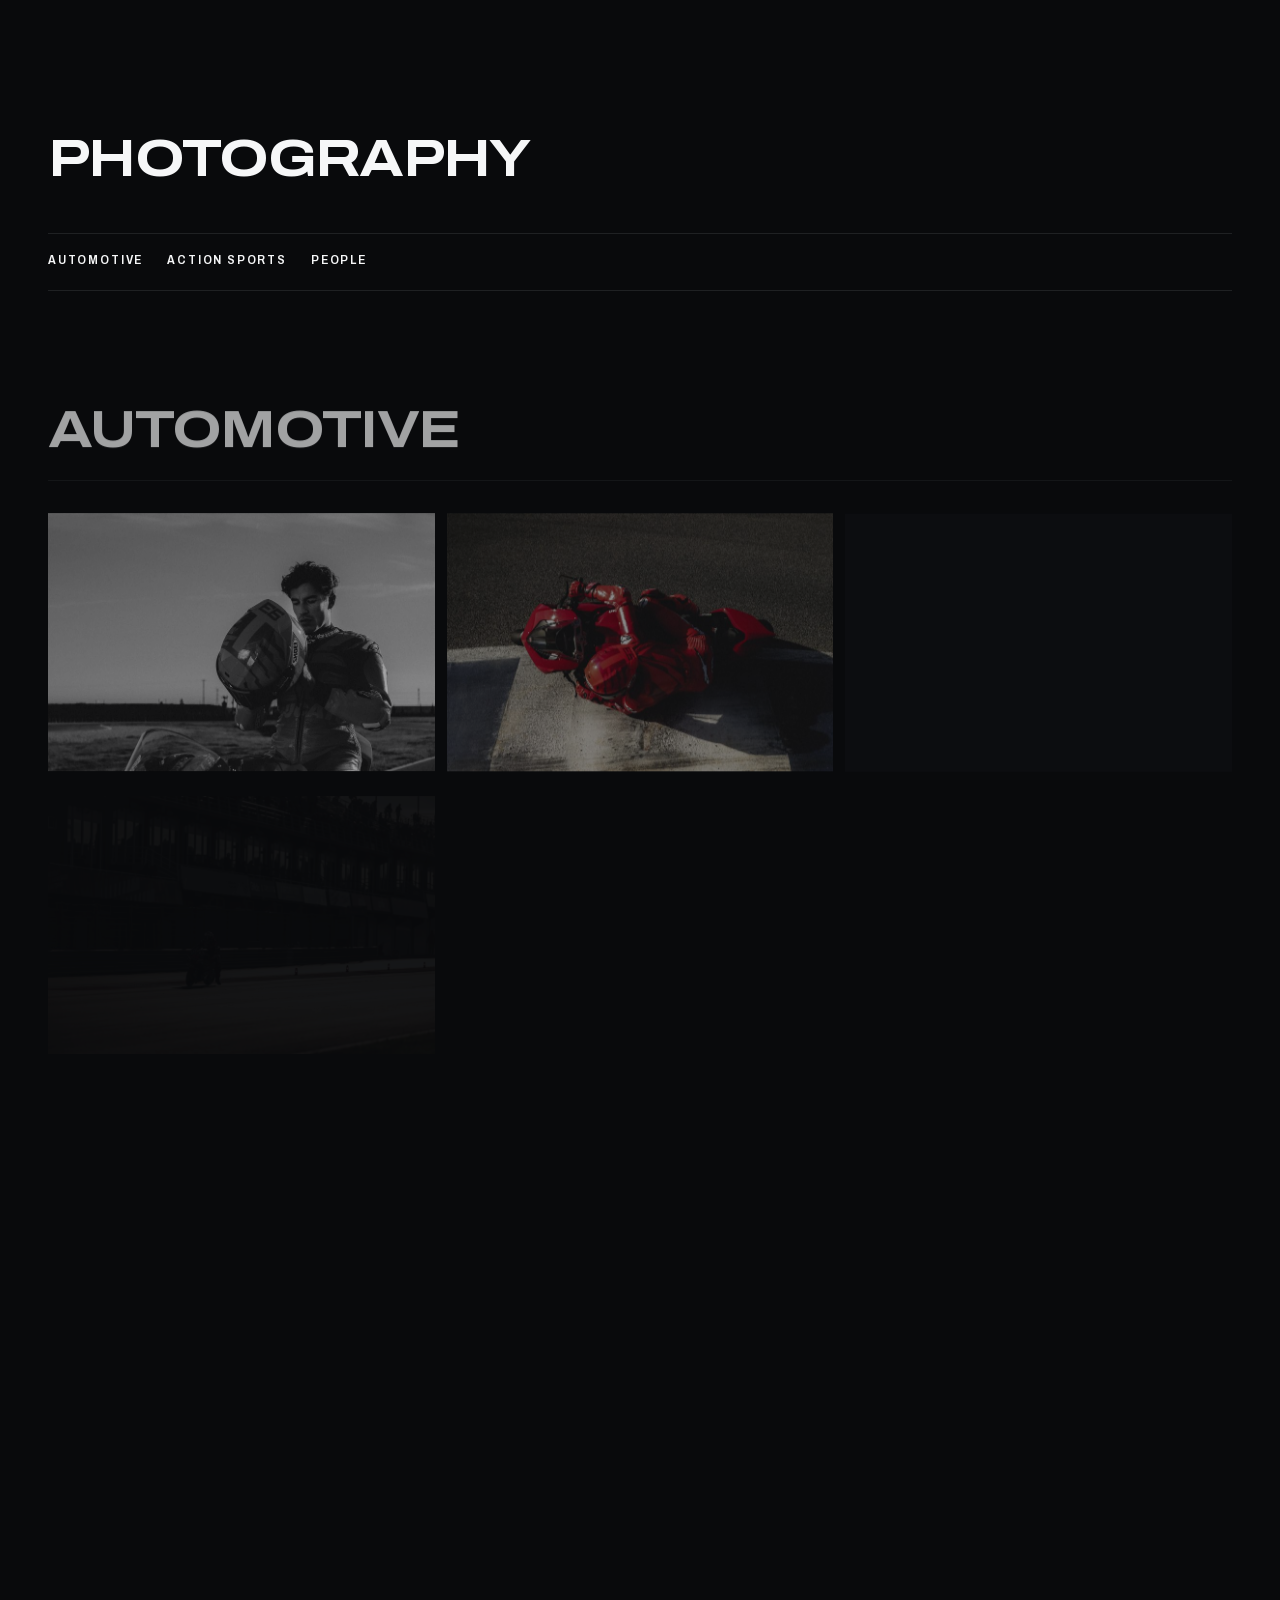
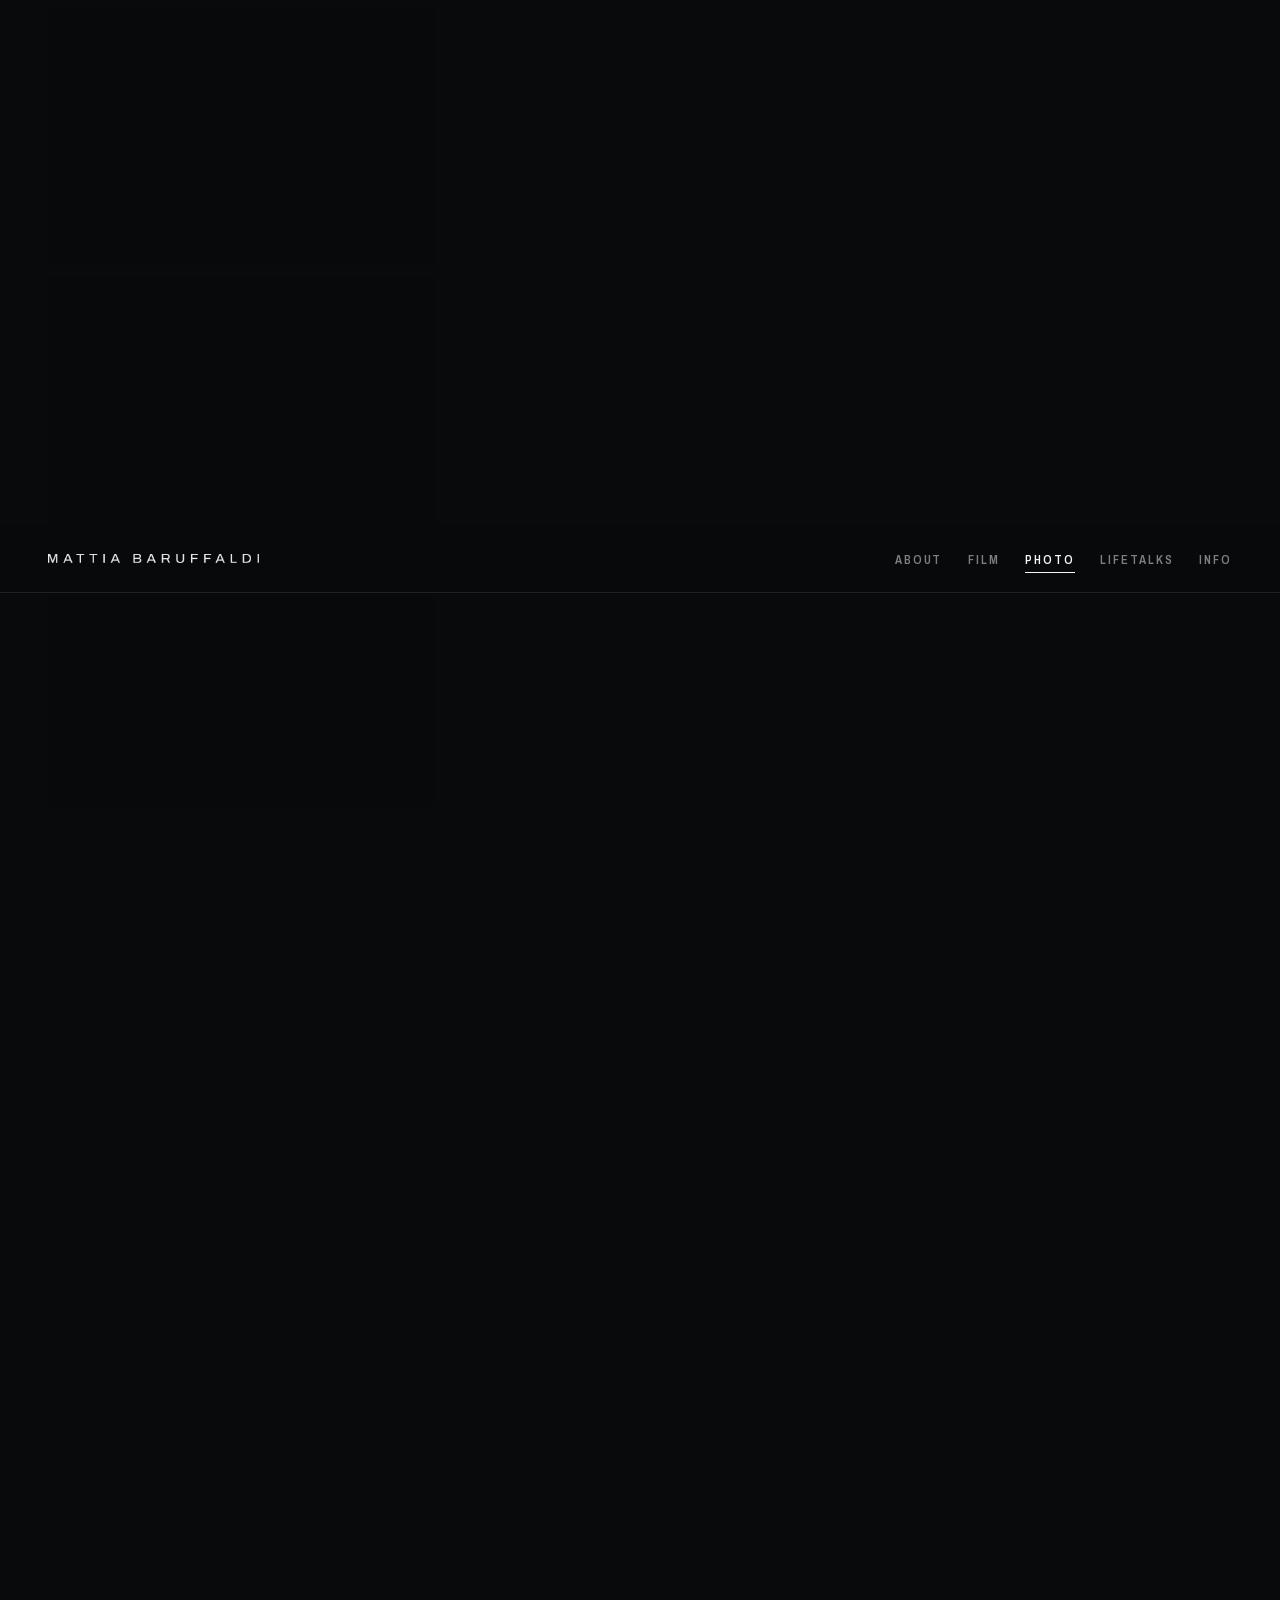
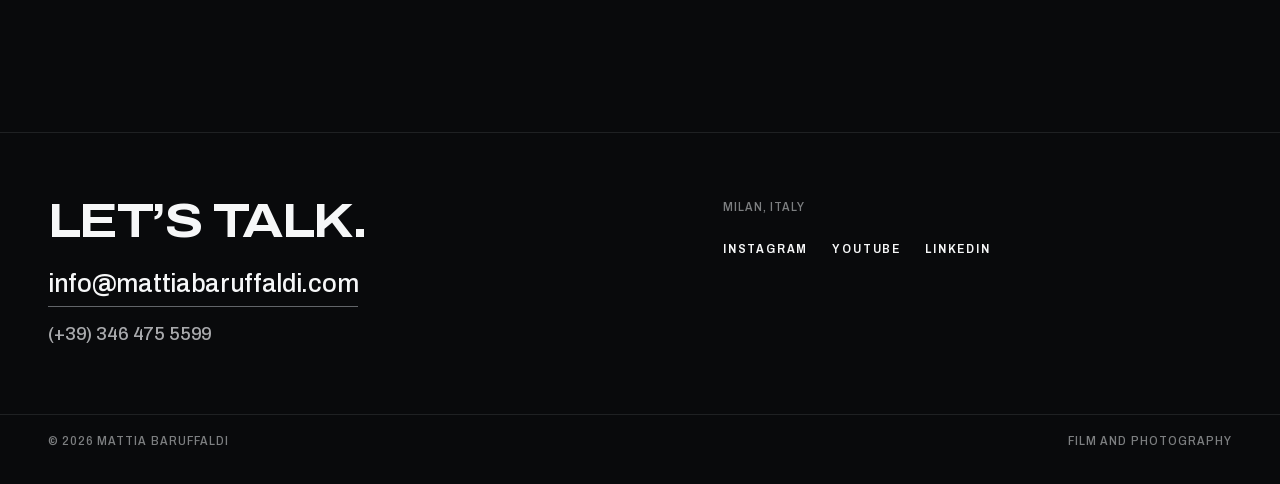
<file: photo/action-sports/index.html>
<!doctype html>
<html lang="en">
<head>
<meta charset="utf-8">
<title>Moved — Mattia Baruffaldi</title>
<link rel="canonical" href="https://www.mattiabaruffaldi.com/photo/#action-sports">
<meta http-equiv="refresh" content="0; url=/photo/#action-sports">
<meta name="robots" content="noindex">
<style>body{background:#121214;color:#e8e8ea;font:16px/1.6 system-ui,sans-serif;padding:3rem}a{color:#f2b45c}</style>
</head>
<body><p>This page moved. <a href="/photo/#action-sports">Continue &rarr;</a></p></body>
</html>
</file>
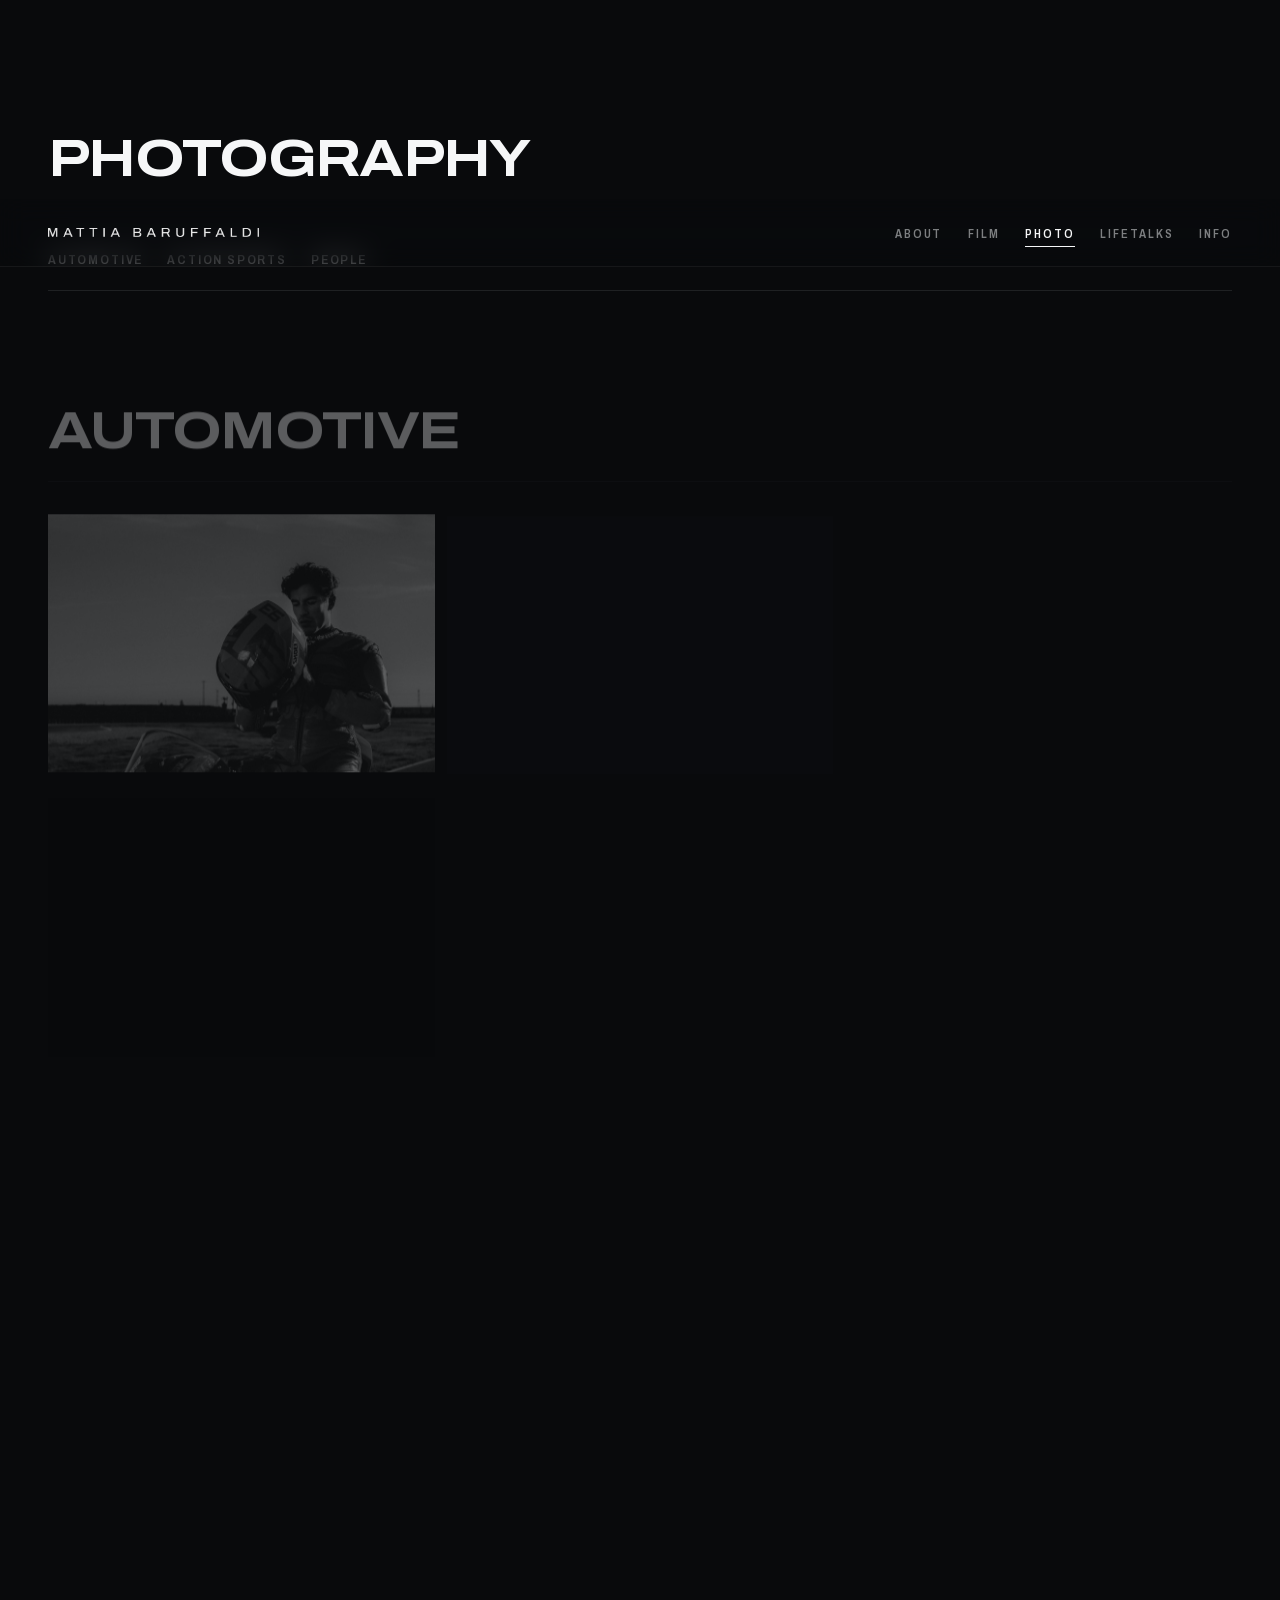
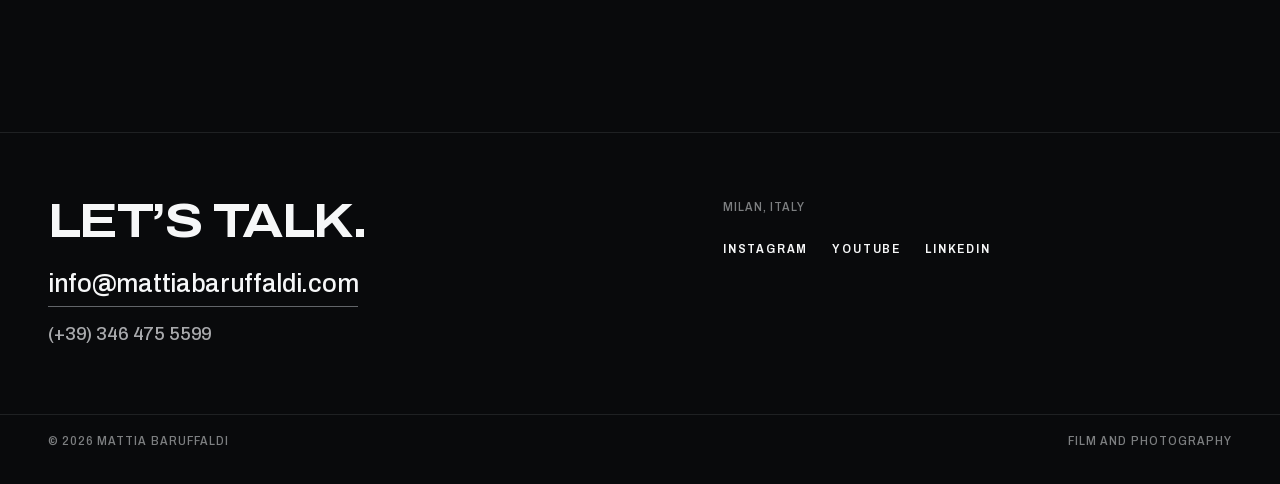
<file: photo/automotive/index.html>
<!doctype html>
<html lang="en">
<head>
<meta charset="utf-8">
<title>Moved — Mattia Baruffaldi</title>
<link rel="canonical" href="https://www.mattiabaruffaldi.com/photo/#automotive">
<meta http-equiv="refresh" content="0; url=/photo/#automotive">
<meta name="robots" content="noindex">
<style>body{background:#121214;color:#e8e8ea;font:16px/1.6 system-ui,sans-serif;padding:3rem}a{color:#f2b45c}</style>
</head>
<body><p>This page moved. <a href="/photo/#automotive">Continue &rarr;</a></p></body>
</html>
</file>
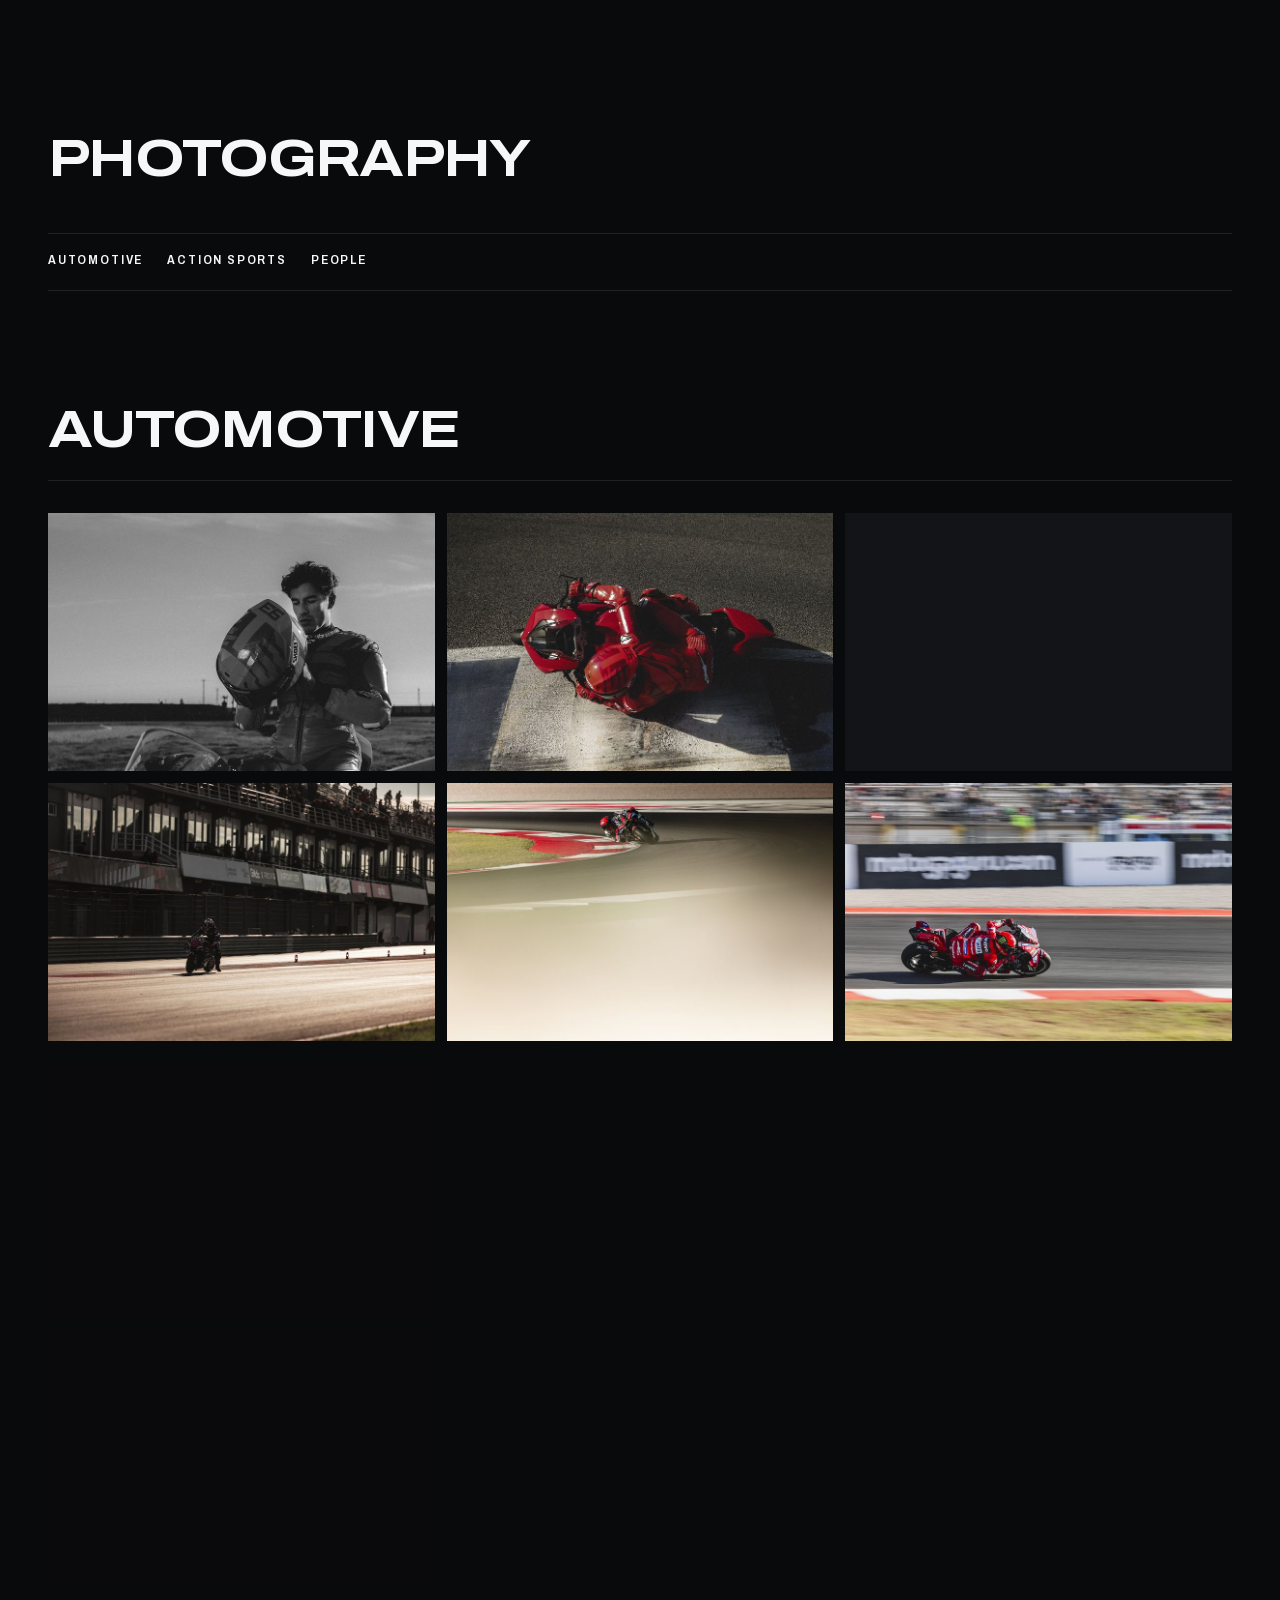
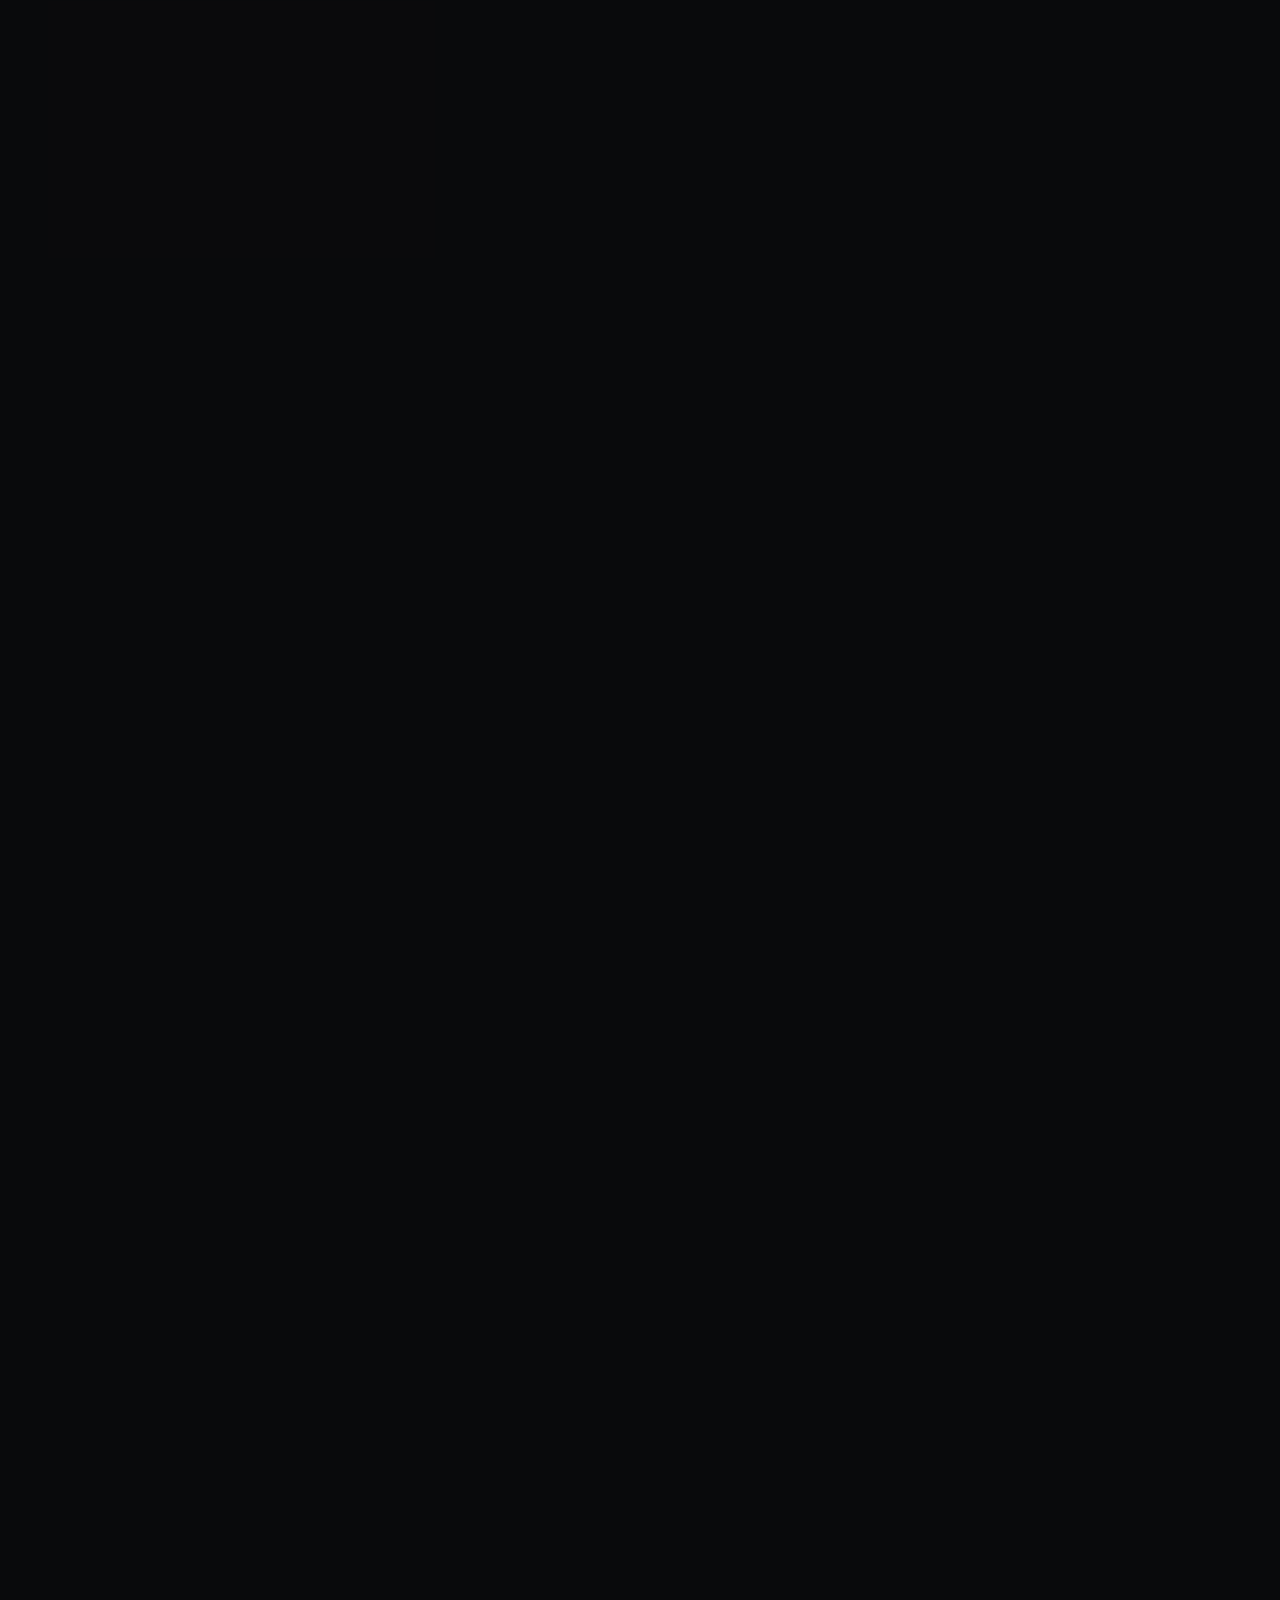
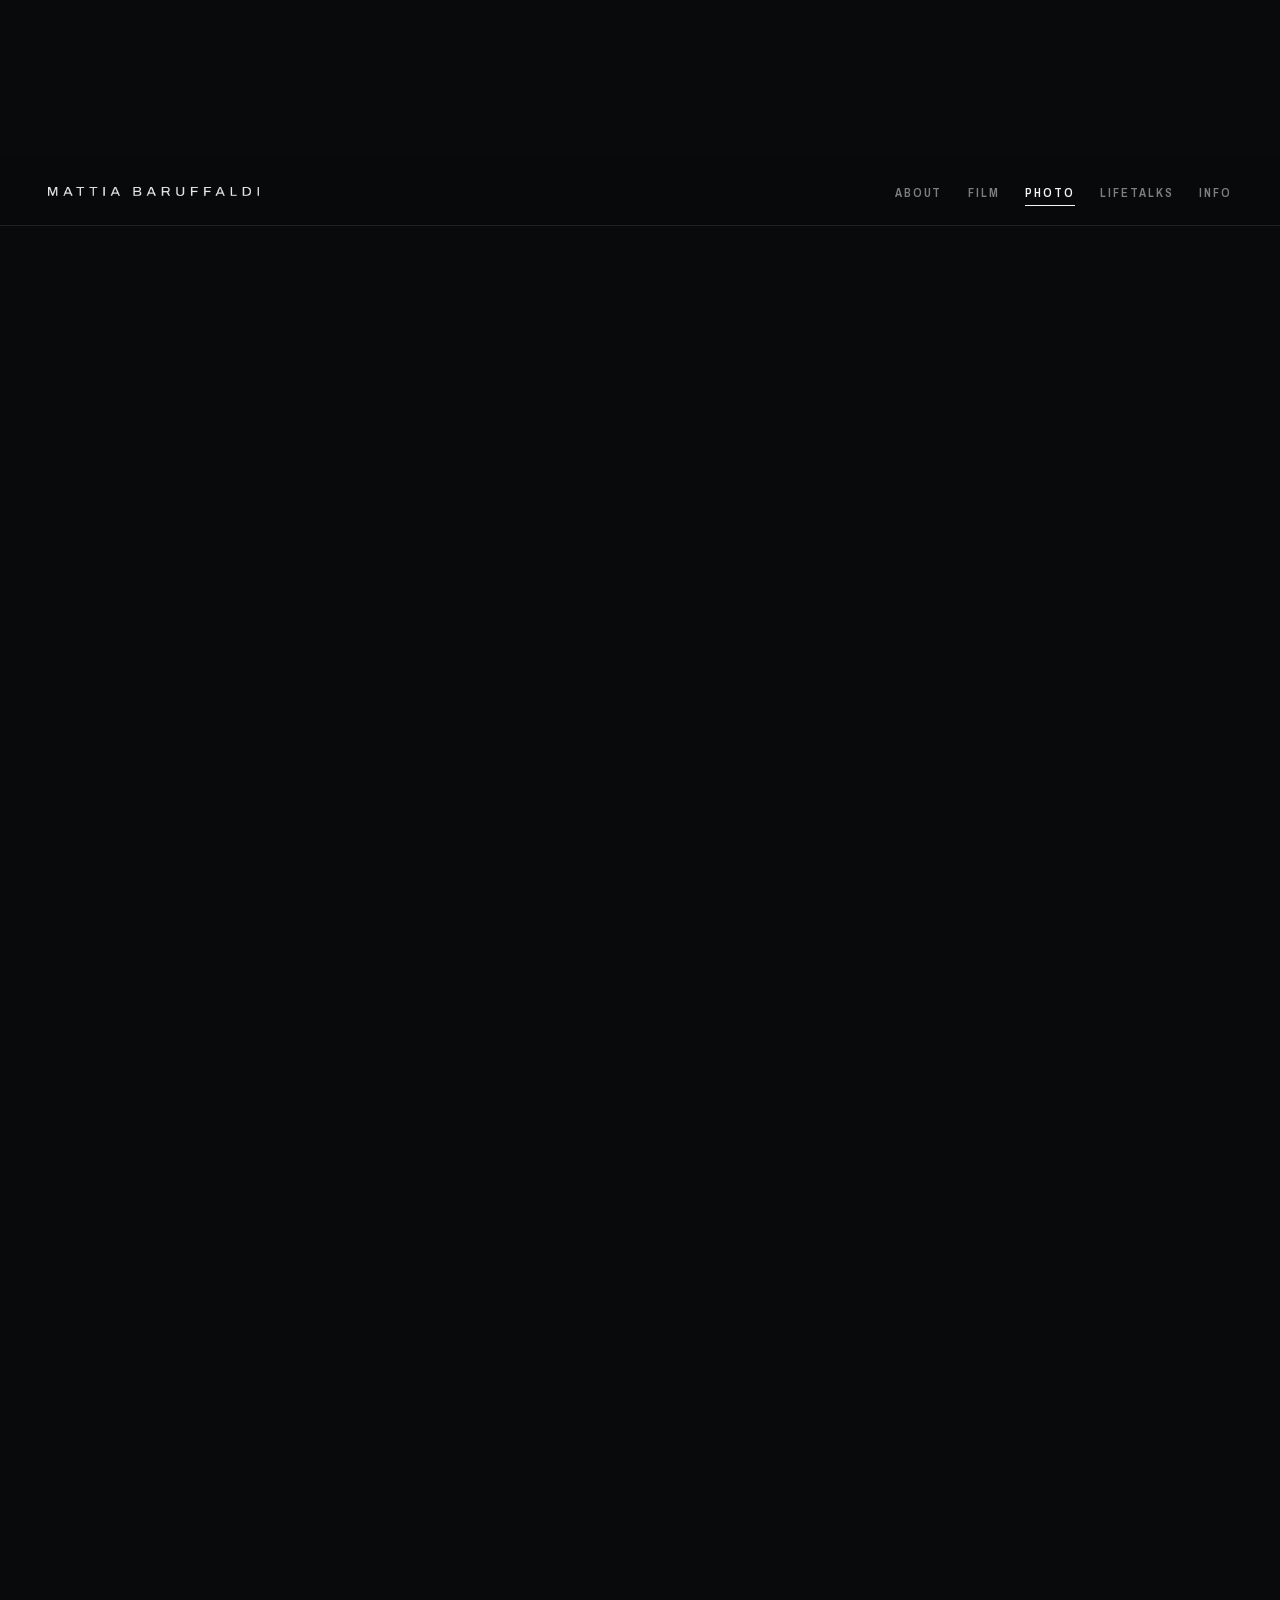
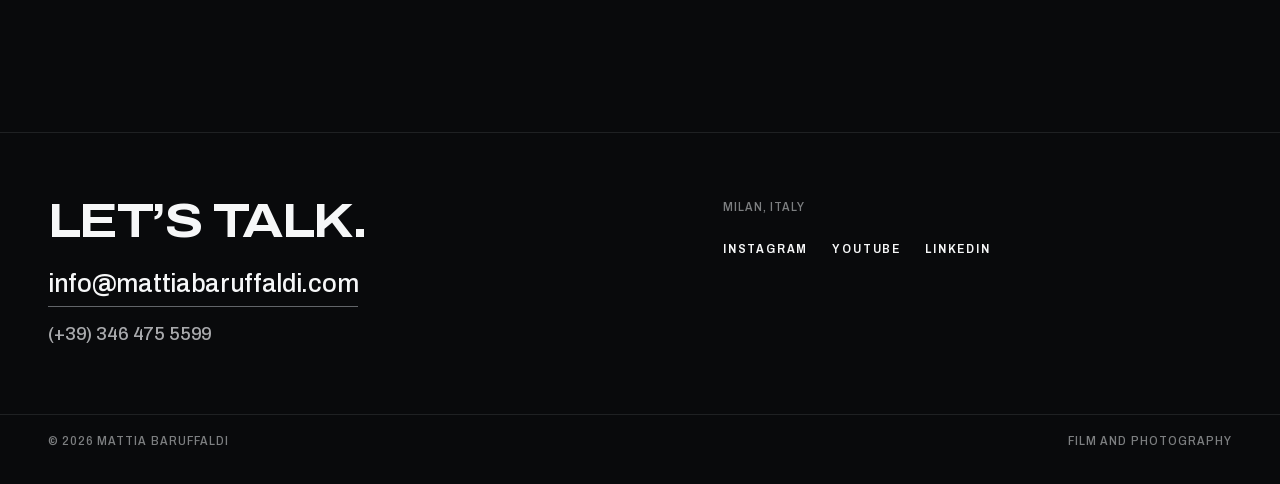
<file: photo/people/index.html>
<!doctype html>
<html lang="en">
<head>
<meta charset="utf-8">
<title>Moved — Mattia Baruffaldi</title>
<link rel="canonical" href="https://www.mattiabaruffaldi.com/photo/#people">
<meta http-equiv="refresh" content="0; url=/photo/#people">
<meta name="robots" content="noindex">
<style>body{background:#121214;color:#e8e8ea;font:16px/1.6 system-ui,sans-serif;padding:3rem}a{color:#f2b45c}</style>
</head>
<body><p>This page moved. <a href="/photo/#people">Continue &rarr;</a></p></body>
</html>
</file>
<file: css/site.css>
/* ==========================================================================
   mattiabaruffaldi.com
   Sistema visivo: camera oscura. Superficie grafite quasi-nera, UI
   monocromatica (le foto portano tutto il colore), un solo accento ambra.
   Tipografia: Archivo variabile, usata ai due estremi dell'asse larghezza.
   ========================================================================== */

/* ---------- Font ---------- */
/* Archivo variabile, ospitato qui: nessuna chiamata a Google, nessun cookie
   di terze parti, e l'asse larghezza (62-125) serve al sistema tipografico. */
@font-face {
  font-family: 'Archivo';
  font-style: normal;
  font-weight: 400 700;
  font-stretch: 62% 125%;
  font-display: swap;
  src: url('../fonts/archivo-latin.woff2') format('woff2');
  unicode-range: U+0000-00FF, U+0131, U+0152-0153, U+02BB-02BC, U+02C6, U+02DA,
    U+02DC, U+0304, U+0308, U+0329, U+2000-206F, U+20AC, U+2122, U+2191, U+2193,
    U+2212, U+2215, U+FEFF, U+FFFD;
}
@font-face {
  font-family: 'Archivo';
  font-style: normal;
  font-weight: 400 700;
  font-stretch: 62% 125%;
  font-display: swap;
  src: url('../fonts/archivo-latin-ext.woff2') format('woff2');
  unicode-range: U+0100-02BA, U+02BD-02C5, U+02C7-02CC, U+02CE-02D7, U+02DD-02FF,
    U+0304, U+0308, U+0329, U+1D00-1DBF, U+1E00-1E9F, U+1EF2-1EFF, U+2020,
    U+20A0-20AB, U+20AD-20C0, U+2113, U+2C60-2C7F, U+A720-A7FF;
}

/* ---------- Token ---------- */
:root {
  /* Superficie */
  --ink-0: oklch(0.145 0.004 260);   /* fondo pagina */
  --ink-1: oklch(0.192 0.005 260);   /* superficie sollevata */
  --ink-2: oklch(0.255 0.006 260);   /* superficie hover */
  --line:  oklch(0.32 0.006 260);       /* divisori */
  --line-soft: oklch(0.245 0.006 260);  /* divisori tenui */
  /* Bordo dei controlli: serve 3:1 sul fondo perche' il contorno del pulsante
     e' l'unica cosa che lo delimita. Questo sta a 3.1:1. */
  --line-ctl: oklch(0.505 0.007 260);

  /* Inchiostro */
  --paper:     oklch(0.975 0.002 260);  /* titoli, 15:1 su ink-0 */
  --paper-dim: oklch(0.735 0.004 260);  /* corpo testo, 7.6:1 */
  --paper-mut: oklch(0.595 0.004 260);  /* metadati, 5.0:1 */

  /* Segnale: luce di sicurezza da camera oscura. L'unico colore non
     fotografico del sito, quindi vale come firma. Solo stati e accenti. */
  --signal:     oklch(0.795 0.155 68);
  --signal-dim: oklch(0.62 0.12 68);

  /* Tipografia */
  --font: 'Archivo', 'Helvetica Neue', Arial, sans-serif;
  --wide: 118;   /* asse wdth per i titoli display */
  --narr: 82;    /* asse wdth per wordmark e etichette */

  /* Scala fluida, rapporto ~1.3 */
  --t-mono:  clamp(0.688rem, 0.66rem + 0.14vw, 0.75rem);
  --t-meta:  clamp(0.75rem, 0.72rem + 0.15vw, 0.813rem);
  --t-body:  clamp(0.938rem, 0.9rem + 0.2vw, 1.063rem);
  --t-lead:  clamp(1.125rem, 1rem + 0.7vw, 1.5rem);
  --t-h3:    clamp(1.25rem, 1.05rem + 1vw, 1.875rem);
  --t-h2:    clamp(1.75rem, 1.2rem + 2.6vw, 3.25rem);
  --t-h1:    clamp(2.5rem, 1.1rem + 6.4vw, 5.5rem);

  /* Ritmo spaziale */
  --s-1: 0.25rem;  --s-2: 0.5rem;   --s-3: 0.75rem;  --s-4: 1rem;
  --s-5: 1.5rem;   --s-6: 2rem;     --s-7: 3rem;     --s-8: 4rem;
  --s-9: clamp(4rem, 3rem + 5vw, 7.5rem);
  --s-10: clamp(6rem, 4rem + 8vw, 11rem);

  /* Altezza fissa della testata. L'hero la usa per partire dal bordo alto
     dello schermo ed arrivare esatto in fondo, senza avanzi. */
  --head-h: 4.25rem;

  --gutter: clamp(1.125rem, 0.6rem + 3vw, 3.5rem);
  --measure: 68ch;
  --max: 96rem;

  /* Movimento: uscite esponenziali, niente rimbalzi */
  --out-quart: cubic-bezier(0.165, 0.84, 0.44, 1);
  --out-expo:  cubic-bezier(0.19, 1, 0.22, 1);
  --dur-1: 160ms;  --dur-2: 320ms;  --dur-3: 620ms;  --dur-4: 1100ms;

  /* Piani z semantici */
  --z-media: 1;
  --z-sticky: 40;
  --z-overlay: 60;
  --z-dialog: 70;
}

/* ---------- Reset ---------- */
*, *::before, *::after { box-sizing: border-box; }
* { margin: 0; }

html {
  background: var(--ink-0);
  -webkit-text-size-adjust: 100%;
  scroll-behavior: smooth;
}
@media (prefers-reduced-motion: reduce) { html { scroll-behavior: auto; } }

body {
  background: var(--ink-0);
  color: var(--paper-dim);
  font-family: var(--font);
  font-size: var(--t-body);
  font-variation-settings: 'wdth' 100, 'wght' 400;
  line-height: 1.62;           /* testo chiaro su fondo scuro: +0.07 */
  letter-spacing: 0.004em;
  -webkit-font-smoothing: antialiased;
  overflow-x: hidden;
}
body.is-locked { overflow: hidden; }

img, video, svg { display: block; max-width: 100%; height: auto; }
button { font: inherit; color: inherit; background: none; border: 0; cursor: pointer; }
a { color: inherit; text-decoration: none; }
h1, h2, h3, h4 { font-weight: 400; line-height: 1.02; text-wrap: balance; }
p { text-wrap: pretty; }
ul { list-style: none; padding: 0; }

:where(a, button, [tabindex]):focus-visible {
  outline: 2px solid var(--signal);
  outline-offset: 3px;
  border-radius: 1px;
}

.visually-hidden {
  position: absolute; width: 1px; height: 1px;
  padding: 0; margin: -1px; overflow: hidden;
  clip-path: inset(50%); white-space: nowrap;
}

.skip {
  position: absolute; top: var(--s-3); left: var(--s-3);
  z-index: var(--z-dialog);
  padding: var(--s-3) var(--s-4);
  background: var(--paper); color: var(--ink-0);
  transform: translateY(-160%);
  transition: transform var(--dur-2) var(--out-quart);
}
.skip:focus-visible { transform: translateY(0); }

/* ---------- Tipografia condivisa ---------- */
.display {
  font-variation-settings: 'wdth' var(--wide), 'wght' 700;
  letter-spacing: -0.032em;
  color: var(--paper);
  text-transform: uppercase;
}
.label {
  font-variation-settings: 'wdth' var(--narr), 'wght' 600;
  font-size: var(--t-meta);
  letter-spacing: 0.14em;
  text-transform: uppercase;
  color: var(--paper-mut);
}
.meta {
  font-variation-settings: 'wdth' var(--narr), 'wght' 500;
  font-size: var(--t-meta);
  letter-spacing: 0.08em;
  text-transform: uppercase;
  color: var(--paper-mut);
  font-variant-numeric: tabular-nums;
}
.lead {
  font-size: var(--t-lead);
  line-height: 1.42;
  color: var(--paper);
  font-variation-settings: 'wdth' 100, 'wght' 400;
  letter-spacing: -0.008em;
  max-width: 34ch;
}

/* ---------- Struttura ---------- */
.wrap { width: 100%; max-width: var(--max); margin-inline: auto; padding-inline: var(--gutter); }
.bleed { width: 100%; padding-inline: var(--gutter); }
main { display: block; }
/* La testata è appiccicata in alto: le ancore devono fermarsi sotto di essa. */
:target, [id] { scroll-margin-top: calc(var(--head-h) + 1.5rem); }
.section { padding-block: var(--s-9); }
.section--tight { padding-block: var(--s-8); }

/* Testata di sezione: titolo grande a sinistra, link a destra.
   Non un occhiello maiuscolo sopra ogni sezione. */
.sec-head {
  display: flex; flex-wrap: wrap; align-items: last baseline;
  justify-content: space-between; gap: var(--s-4);
  padding-bottom: var(--s-5);
  margin-bottom: var(--s-6);
  border-bottom: 1px solid var(--line-soft);
}
.sec-head h2 { font-size: var(--t-h2); }
.sec-head__note { max-width: 46ch; font-size: var(--t-body); color: var(--paper-dim); }

/* ---------- Link testuale con sottolineatura che cresce ---------- */
.link {
  position: relative;
  display: inline-block;
  color: var(--paper);
  font-variation-settings: 'wdth' var(--narr), 'wght' 600;
  font-size: var(--t-meta);
  letter-spacing: 0.14em;
  text-transform: uppercase;
  padding-bottom: 3px;
}
.link::after {
  content: ''; position: absolute; left: 0; bottom: 0;
  width: 100%; height: 1px;
  background: currentColor;
  transform: scaleX(0); transform-origin: left;
  transition: transform var(--dur-2) var(--out-quart);
}
.link:hover { color: var(--signal); }
.link:hover::after { transform: scaleX(1); }
.link--on::after { transform: scaleX(1); }
/* Unica scritta sopra l'hero: merita un corpo un po' piu' grande. */
.link--big {
  font-size: clamp(0.813rem, 0.74rem + 0.35vw, 1rem);
  letter-spacing: 0.2em;
  padding-bottom: 5px;
}

/* ==========================================================================
   Testata
   ========================================================================== */
.site-head {
  position: sticky; top: 0; z-index: var(--z-sticky);
  display: flex; align-items: center; justify-content: space-between;
  gap: var(--s-5);
  height: var(--head-h);
  padding-inline: var(--gutter);
  transition: background var(--dur-2) linear, border-color var(--dur-2) linear;
  border-bottom: 1px solid transparent;
}
.site-head.is-stuck {
  background: color-mix(in oklch, var(--ink-0) 82%, transparent);
  backdrop-filter: blur(14px) saturate(140%);
  border-bottom-color: var(--line-soft);
}
/* Il suo logo: wordmark spaziato, in bianco su fondo scuro. */
.brand { display: block; flex-shrink: 0; }
.brand img {
  width: clamp(9.5rem, 6rem + 9vw, 14rem);
  height: auto;
  opacity: 0.92;
  transition: opacity var(--dur-2) var(--out-quart);
}
.brand:hover img { opacity: 1; }

.site-nav ul { display: flex; align-items: center; gap: clamp(var(--s-3), 2vw, var(--s-6)); }
.site-nav a {
  font-variation-settings: 'wdth' var(--narr), 'wght' 600;
  font-size: var(--t-mono);
  letter-spacing: 0.16em;
  text-transform: uppercase;
  color: var(--paper-mut);
  padding-block: var(--s-2);
  position: relative;
  transition: color var(--dur-1) linear;
}
.site-nav a::after {
  content: ''; position: absolute; left: 0; right: 0; bottom: 2px;
  height: 1px; background: var(--signal);
  transform: scaleX(0); transform-origin: left;
  transition: transform var(--dur-2) var(--out-quart);
}
.site-nav a:hover { color: var(--paper); }
.site-nav a:hover::after { transform: scaleX(1); }
.site-nav a[aria-current='page'] { color: var(--paper); }
.site-nav a[aria-current='page']::after { transform: scaleX(1); background: var(--paper); }

/* ---------- Menu da telefono ---------- */
/* Due linee, non tre: bastano a farsi riconoscere e sono piu' pulite. */
.burger {
  display: none;
  width: 2.75rem; height: 2.75rem;         /* area comoda da toccare */
  margin-right: calc(-1 * var(--s-3));
  position: relative;
}
.burger span {
  position: absolute; left: 50%; width: 1.375rem; height: 1.5px;
  background: var(--paper);
  transform: translateX(-50%);
  transition: transform var(--dur-2) var(--out-quart);
}
.burger span:first-child { top: calc(50% - 4px); }
.burger span:last-child { top: calc(50% + 3px); width: 0.875rem; margin-left: 0.25rem; }
.burger:hover span { background: var(--signal); }

@media (max-width: 47.99rem) {
  .site-nav { display: none; }
  .burger { display: block; }
}

.menu:not([open]) { display: none; }
.menu[open] {
  display: flex; flex-direction: column; justify-content: center;
  width: 100vw; height: var(--vh, 100svh);
  padding: var(--gutter);
  border: 0;
  background: var(--ink-0);
  color: var(--paper);
}
.menu::backdrop { background: var(--ink-0); }
.menu ul { display: grid; gap: var(--s-2); }
.menu a {
  display: inline-block;
  /* il padding tiene l'area di tocco sopra i 44px anche col testo piccolo */
  padding-block: var(--s-3);
  font-size: clamp(1.375rem, 1.15rem + 1.1vw, 1.625rem);
  font-variation-settings: 'wdth' 104, 'wght' 600;
  letter-spacing: -0.015em;
  text-transform: uppercase;
  color: var(--paper);
}
.menu a[aria-current='page'] { color: var(--signal); }
.menu__close {
  position: absolute; top: calc((var(--head-h) - 2.75rem) / 2); right: var(--gutter);
  width: 2.75rem; height: 2.75rem;
}
.menu__close span {
  position: absolute; top: 50%; left: 50%;
  width: 1.5rem; height: 1.5px; background: var(--paper);
}
.menu__close span:first-child { transform: translate(-50%, -50%) rotate(45deg); }
.menu__close span:last-child { transform: translate(-50%, -50%) rotate(-45deg); }
.menu__close:hover span { background: var(--signal); }

/* ==========================================================================
   Hero home
   ========================================================================== */
.hero {
  position: relative;
  /* Il margine negativo riporta l'hero sotto la testata, cioè al bordo alto
     dello schermo; da lì un'altezza piena di viewport arriva esatta in fondo. */
  margin-top: calc(-1 * var(--head-h));
  /* `--vh` la scrive il JS con l'altezza reale della finestra e si aggiorna a
     ogni resize: a schermo intero, o con una barra di avviso del browser,
     `svh` non corrisponde al vero e sotto resta una striscia nera. */
  min-height: var(--vh, 100svh);
  display: grid; align-content: end;
  padding: calc(var(--head-h) + var(--s-6)) var(--gutter) var(--s-8);
  overflow: clip;
  isolation: isolate;
}
.hero__media {
  position: absolute; inset: 0; z-index: -1;
  overflow: hidden;
  background: var(--ink-1);
}
.hero__media > * {
  position: absolute; inset: 0;
  width: 100%; height: 100%;
  min-width: 100%; min-height: 100%;
  max-width: none; max-height: none;
  object-fit: cover;
  border: 0;
  /* colore pieno: sopra non c'e' piu' testo da rendere leggibile */
}
.hero__media::after {
  content: ''; position: absolute; inset: 0;
  background:
    /* in basso: aggancio alla pagina nera e appoggio per il link */
    linear-gradient(to top, var(--ink-0) 1%, color-mix(in oklch, var(--ink-0) 45%, transparent) 22%, transparent 48%),
    /* in alto: quel tanto che basta a leggere logo e menu */
    linear-gradient(to bottom, color-mix(in oklch, var(--ink-0) 62%, transparent), transparent 22%);
}

.hero__inner { max-width: var(--max); width: 100%; margin-inline: auto; }
.hero__actions { display: flex; flex-wrap: wrap; align-items: center; gap: var(--s-4) var(--s-6); }

/* Pulsante play: anello + triangolo, niente icona di libreria */
.play {
  display: inline-flex; align-items: center; gap: var(--s-3);
  padding: var(--s-3) var(--s-5) var(--s-3) var(--s-3);
  border: 1px solid var(--line-ctl);
  border-radius: 999px;
  background: color-mix(in oklch, var(--ink-0) 55%, transparent);
  backdrop-filter: blur(8px);
  color: var(--paper);
  font-variation-settings: 'wdth' var(--narr), 'wght' 600;
  font-size: var(--t-meta);
  letter-spacing: 0.14em;
  text-transform: uppercase;
  transition: border-color var(--dur-2) var(--out-quart), background var(--dur-2) var(--out-quart), color var(--dur-2) linear;
}
.play__ring {
  display: grid; place-items: center;
  width: 2.25rem; height: 2.25rem;
  border: 1px solid currentColor; border-radius: 50%;
  transition: background var(--dur-2) var(--out-quart), color var(--dur-2) var(--out-quart);
}
.play__ring::before {
  content: ''; width: 0; height: 0;
  border-left: 7px solid currentColor;
  border-top: 4.5px solid transparent;
  border-bottom: 4.5px solid transparent;
  margin-left: 2px;
}
.play:hover { border-color: var(--signal); color: var(--signal); }
.play:hover .play__ring { background: var(--signal); color: var(--ink-0); }

/* ==========================================================================
   Griglia film
   ========================================================================== */
/* Griglia film: tutti i riquadri della stessa misura, nessuna eccezione. */
.films {
  display: grid;
  grid-template-columns: 1fr;
  gap: var(--s-6) var(--s-4);
}
@media (min-width: 48rem) {
  .films { grid-template-columns: repeat(2, 1fr); }
}

.film__btn { display: block; width: 100%; text-align: left; }
.film__frame {
  display: block;          /* è uno <span>: senza questo aspect-ratio e overflow non valgono */
  position: relative;
  aspect-ratio: 16 / 9;
  overflow: hidden;
  background: var(--ink-1);
}
.film__frame img {
  width: 100%; height: 100%; object-fit: cover;
  /* Colore naturale a riposo: le immagini sono già graduate da lui.
     All'hover si muove solo la scala, niente virate di colore. */
  transform: scale(1.001);
  transition: transform var(--dur-4) var(--out-expo);
}
.film__frame::after {
  content: ''; position: absolute; inset: 0;
  background: linear-gradient(to top, color-mix(in oklch, var(--ink-0) 62%, transparent), transparent 52%);
  opacity: 0.85;
  transition: opacity var(--dur-3) var(--out-quart);
}
.film__cue {
  position: absolute; z-index: 2;
  left: var(--s-4); bottom: var(--s-4);
  display: grid; place-items: center;
  width: 2.75rem; height: 2.75rem;
  border: 1px solid color-mix(in oklch, var(--paper) 65%, transparent);
  border-radius: 50%;
  color: var(--paper);
  transition: background var(--dur-2) var(--out-quart), color var(--dur-2) var(--out-quart),
              border-color var(--dur-2) var(--out-quart), transform var(--dur-3) var(--out-expo);
}
.film__cue::before {
  content: ''; width: 0; height: 0;
  border-left: 8px solid currentColor;
  border-top: 5px solid transparent;
  border-bottom: 5px solid transparent;
  margin-left: 3px;
}
.film__btn:hover .film__frame img,
.film__btn:focus-visible .film__frame img { transform: scale(1.035); }
.film__btn:hover .film__frame::after { opacity: 0.5; }
.film__btn:hover .film__cue,
.film__btn:focus-visible .film__cue { background: var(--signal); color: var(--ink-0); border-color: var(--signal); transform: scale(1.06); }
.film__btn:hover .film__title { color: var(--signal); }

.film__caption {
  display: flex; align-items: baseline; justify-content: space-between;
  gap: var(--s-4);
  padding-top: var(--s-3);
}
.film__title {
  font-size: clamp(1.063rem, 0.95rem + 0.55vw, 1.438rem);
  font-variation-settings: 'wdth' 104, 'wght' 600;
  letter-spacing: -0.022em;
  color: var(--paper);
  transition: color var(--dur-1) linear;
}
.film__client { white-space: nowrap; flex-shrink: 0; }

/* ==========================================================================
   Anteprima foto in home: tre scatti fermi, poi il link
   ========================================================================== */
.peeks {
  display: grid;
  grid-template-columns: 1fr;
  gap: var(--s-3);
}
@media (min-width: 34rem) { .peeks { grid-template-columns: repeat(3, 1fr); } }

/* Non sono cliccabili: niente reazione al passaggio del mouse, che
   suggerirebbe un link che non c'e'. Si va alla galleria col link sotto. */
.peek { overflow: hidden; }
.peek img {
  width: 100%; aspect-ratio: 3 / 2; object-fit: cover;
  background: var(--ink-1);
}

/* ==========================================================================
   Provino: griglia foto uniforme
   ========================================================================== */
/* Tutte della stessa misura. Nessun mosaico: con foto tutte 3:2 le misure
   diverse creano solo buchi, e i riquadri grandi mostrano la grana. */
.sheet {
  display: grid;
  grid-template-columns: 1fr;
  gap: var(--s-3);
}
@media (min-width: 34rem) { .sheet { grid-template-columns: repeat(2, 1fr); } }
@media (min-width: 62rem) { .sheet { grid-template-columns: repeat(3, 1fr); } }

.shot a { display: block; position: relative; overflow: hidden; }
.shot img {
  width: 100%; aspect-ratio: 3 / 2; object-fit: cover;
  background: var(--ink-1);
  transition: transform var(--dur-4) var(--out-expo);
}
.shot a:hover img, .shot a:focus-visible img { transform: scale(1.03); }
.shot a::after {
  content: ''; position: absolute; inset: 0;
  box-shadow: inset 0 0 0 1px transparent;
  transition: box-shadow var(--dur-2) var(--out-quart);
}
.shot a:hover::after { box-shadow: inset 0 0 0 1px color-mix(in oklch, var(--signal) 70%, transparent); }

/* ---------- Pulsante: per i link che devono farsi notare ---------- */
.btn {
  display: inline-flex; align-items: center; gap: var(--s-3);
  padding: var(--s-4) var(--s-6);
  border: 1px solid var(--line-ctl);
  color: var(--paper);
  font-variation-settings: 'wdth' var(--narr), 'wght' 600;
  font-size: clamp(0.813rem, 0.75rem + 0.3vw, 0.938rem);
  letter-spacing: 0.16em;
  text-transform: uppercase;
  transition: border-color var(--dur-2) var(--out-quart),
              background var(--dur-2) var(--out-quart),
              color var(--dur-2) var(--out-quart);
}
.btn__arrow {
  width: 1.5rem; height: 1px; background: currentColor;
  position: relative; flex-shrink: 0;
  transition: width var(--dur-2) var(--out-quart);
}
.btn__arrow::after {
  content: ''; position: absolute; right: 0; top: 50%;
  width: 7px; height: 7px;
  border-top: 1px solid currentColor; border-right: 1px solid currentColor;
  transform: translateY(-50%) rotate(45deg);
}
.btn:hover, .btn:focus-visible {
  background: var(--signal); border-color: var(--signal); color: var(--ink-0);
}
.btn:hover .btn__arrow { width: 2.25rem; }

/* Separazione fra sezioni della home */
.rule { height: 0; margin: 0; border: 0; border-top: 1px solid var(--line-soft); }

/* Link in fondo a una sezione, dopo la griglia */
.sec-more { margin-top: var(--s-6); }

/* ==========================================================================
   Blocco largo: LifeTalks / About
   ========================================================================== */
.slab { position: relative; display: grid; gap: var(--s-6); align-items: center; }
@media (min-width: 56rem) {
  .slab { grid-template-columns: 1.15fr 1fr; gap: var(--s-8); }
  .slab--flip > :first-child { order: 2; }
}
.slab__media { position: relative; overflow: hidden; background: var(--ink-1); }
.slab__media img { width: 100%; aspect-ratio: 4 / 3; object-fit: cover; }
.slab__body h2 { font-size: var(--t-h2); }
.slab__body p { margin-top: var(--s-4); max-width: 46ch; }
.slab__body .link { margin-top: var(--s-5); }

/* Episodi LifeTalks */
.episode { display: grid; gap: var(--s-5); padding-block: var(--s-7); border-top: 1px solid var(--line-soft); }
@media (min-width: 56rem) { .episode { grid-template-columns: 1.4fr 1fr; gap: var(--s-8); align-items: start; } }
.episode__body h3 { font-size: var(--t-h3); color: var(--paper); font-variation-settings: 'wdth' 104, 'wght' 600; letter-spacing: -0.02em; }
.episode__body p { margin-top: var(--s-4); max-width: 46ch; }
.episode__no {
  font-size: var(--t-meta); font-variation-settings: 'wdth' var(--narr), 'wght' 600;
  letter-spacing: 0.16em; text-transform: uppercase; color: var(--signal);
  display: block; margin-bottom: var(--s-3);
}

/* ==========================================================================
   Pagina interna: intestazione
   ========================================================================== */
.page-head { padding-block: var(--s-8) var(--s-7); }
.page-head h1 { font-size: var(--t-h2); font-variation-settings: 'wdth' var(--wide), 'wght' 700; letter-spacing: -0.032em; text-transform: uppercase; color: var(--paper); }
.page-head p { margin-top: var(--s-4); max-width: 52ch; }
.page-head__count { margin-top: var(--s-4); }

/* Indice di sezione nelle pagine lunghe */
.jump { display: flex; flex-wrap: wrap; gap: var(--s-2) var(--s-5); padding-block: var(--s-4); border-block: 1px solid var(--line-soft); }

/* ==========================================================================
   Info / contatti
   ========================================================================== */
/* La pagina Info e' a colonna singola: biografia, poi la griglia del
   dietro le quinte a tutta larghezza (come il vecchio About, che gli piaceva). */
.info__bio p { margin-top: var(--s-5); max-width: var(--measure); }
.info__bio p:first-child {
  margin-top: 0;
  /* misura calibrata per stare su una riga sola alle larghezze da scrivania */
  font-size: clamp(1rem, 0.86rem + 0.62vw, 1.313rem);
  line-height: 1.34;
  color: var(--paper);
  max-width: none;
  letter-spacing: -0.012em;
}
.info__portrait { position: relative; overflow: hidden; background: var(--ink-1); }
.info__portrait img {
  width: 100%; height: 100%;
  aspect-ratio: 4 / 3;
  object-fit: cover;
  object-position: 50% 30%;
}
@media (min-width: 56rem) {
  /* La foto esce dal flusso: cosi' non e' lei a dettare l'altezza della riga,
     ma il testo accanto. Risultato: finisce dove finiscono le frasi. */
  .info__portrait img {
    position: absolute; inset: 0;
    aspect-ratio: auto;
  }
}

/* Contatti in orizzontale sotto la biografia */
.dl {
  display: grid;
  grid-template-columns: repeat(auto-fit, minmax(13rem, 1fr));
  gap: var(--s-5) var(--s-6);
  margin-top: var(--s-9);
  padding-top: var(--s-5);
  border-top: 1px solid var(--line-soft);
}
.dl > div { display: grid; gap: var(--s-2); align-content: start; }
.dl__links { display: flex; flex-wrap: wrap; gap: var(--s-2) var(--s-4); }
.dl dt { font-size: var(--t-mono); font-variation-settings: 'wdth' var(--narr), 'wght' 600; letter-spacing: 0.16em; text-transform: uppercase; color: var(--paper-mut); }
.dl dd { margin: 0; }
.dl dd a, .dl dd span {
  font-size: clamp(0.938rem, 0.85rem + 0.42vw, 1.188rem);
  font-variation-settings: 'wdth' 96, 'wght' 500;
  letter-spacing: -0.012em;
  color: var(--paper);
}
.dl dd a { transition: color var(--dur-1) linear; }
.dl dd a:hover { color: var(--signal); }

/* ==========================================================================
   Piede
   ========================================================================== */
.site-foot { margin-top: var(--s-9); border-top: 1px solid var(--line-soft); }
.site-foot__top {
  display: grid; gap: var(--s-6);
  padding-block: var(--s-8);
}
@media (min-width: 48rem) { .site-foot__top { grid-template-columns: 1.2fr 1fr; align-items: start; gap: var(--s-8); } }
.site-foot h2 {
  font-size: clamp(1.5rem, 0.9rem + 3vw, 3rem);
  font-variation-settings: 'wdth' var(--wide), 'wght' 700;
  letter-spacing: -0.032em; text-transform: uppercase; color: var(--paper);
}
.site-foot__mail {
  display: inline-block; margin-top: var(--s-4);
  font-size: clamp(1.063rem, 0.85rem + 1vw, 1.625rem);
  font-variation-settings: 'wdth' 96, 'wght' 500;
  letter-spacing: -0.012em;
  color: var(--paper);
  border-bottom: 1px solid var(--line-ctl);
  padding-bottom: 2px;
  transition: color var(--dur-1) linear, border-color var(--dur-1) linear;
}
.site-foot__mail:hover { color: var(--signal); border-color: var(--signal); }
.site-foot__tel {
  display: block; margin-top: var(--s-3);
  font-size: clamp(0.938rem, 0.85rem + 0.4vw, 1.188rem);
  font-variation-settings: 'wdth' 96, 'wght' 500;
  letter-spacing: -0.008em;
  color: var(--paper-dim);
  transition: color var(--dur-1) linear;
}
.site-foot__tel:hover { color: var(--signal); }
.site-foot__links { display: flex; flex-wrap: wrap; gap: var(--s-3) var(--s-5); }
.site-foot__bar {
  display: flex; flex-wrap: wrap; gap: var(--s-2) var(--s-5);
  justify-content: space-between;
  padding-block: var(--s-4) var(--s-6);
  border-top: 1px solid var(--line-soft);
}

/* ==========================================================================
   Lettore video (dialog)
   ========================================================================== */
/* Un <dialog> modale nasce con `margin: auto` e un `max-height` del browser.
   Vanno azzerati, altrimenti il contenuto sfonda il fondo dello schermo. */
.player, .viewer, .menu {
  margin: 0;
  inset: 0;
  max-width: none;
  max-height: none;
}

/* ATTENZIONE: il browser nasconde un <dialog> chiuso con
   `dialog:not([open]) { display: none }`, ma quella regola sta nel foglio del
   browser e QUALSIASI `display` scritto qui la batte. Quindi il display va
   messo solo su [open], mai sulla classe nuda: altrimenti la finestra resta
   visibile sopra la pagina appena si apre il sito. */
.player:not([open]), .viewer:not([open]) { display: none; }

.player {
  width: 100vw; height: 100svh;
  padding: 0; border: 0;
  background: transparent;
  color: var(--paper);
  overflow: hidden;
}
.player[open] { display: grid; place-items: center; }
.player::backdrop {
  background: color-mix(in oklch, var(--ink-0) 92%, transparent);
  backdrop-filter: blur(10px);
}
.player__inner {
  width: min(100%, 84rem);
  padding: clamp(var(--s-5), 5vw, var(--s-8)) var(--gutter);
}
.player__frame {
  position: relative;
  aspect-ratio: 16 / 9;
  /* il fotogramma non deve mai superare l'altezza utile, barra inclusa */
  max-height: calc(100svh - 12rem);
  margin-inline: auto;
  background: #000;
  box-shadow: 0 40px 90px -30px rgb(0 0 0 / 0.9);
}
.player__frame iframe { position: absolute; inset: 0; width: 100%; height: 100%; border: 0; }
.player__bar {
  display: flex; align-items: baseline; justify-content: space-between;
  gap: var(--s-4); padding-top: var(--s-4);
}
.player__title { font-size: var(--t-h3); font-variation-settings: 'wdth' 104, 'wght' 600; letter-spacing: -0.02em; color: var(--paper); }
.player__close {
  display: inline-flex; align-items: center; gap: var(--s-2);
  font-size: var(--t-meta); font-variation-settings: 'wdth' var(--narr), 'wght' 600;
  letter-spacing: 0.14em; text-transform: uppercase; color: var(--paper-mut);
  white-space: nowrap;
  transition: color var(--dur-1) linear;
}
.player__close:hover { color: var(--signal); }

/* ==========================================================================
   Visore foto (dialog)
   ========================================================================== */
.viewer {
  width: 100vw; height: 100svh;
  padding: 0; border: 0; background: transparent; color: var(--paper);
  overflow: hidden;
}
/* Un visore di fotografie fa il buio completo: nessuna pagina in trasparenza. */
.viewer::backdrop { background: var(--ink-0); }
.viewer__stage {
  position: absolute; inset: 0;
  display: grid; place-items: center;
  /* in basso lo spazio per la barra, in alto per l'aria simmetrica */
  padding: clamp(2rem, 5vw, 3.5rem) clamp(1rem, 5vw, 5rem) clamp(5rem, 8vw, 6.5rem);
}
.viewer__stage img {
  /* Limite in unita' di viewport, non in percentuale: una percentuale su un
     elemento di griglia non sempre risolve, e la foto sfonda il fondo. */
  max-width: 100%;
  max-height: calc(100svh - 9.5rem);
  width: auto; height: auto;
  object-fit: contain;
}
.viewer__bar {
  position: absolute; left: 0; right: 0; bottom: 0;
  display: flex; align-items: center; justify-content: space-between;
  gap: var(--s-4);
  padding: var(--s-4) var(--gutter) var(--s-5);
  /* velo minimo: se una foto molto chiara arriva fin quaggiu', la barra si legge */
  background: linear-gradient(to top, var(--ink-0) 45%, transparent);
}
.viewer__nav { display: flex; gap: var(--s-2); }
.viewer__btn {
  display: grid; place-items: center;
  width: 2.75rem; height: 2.75rem;
  border: 1px solid var(--line-ctl); border-radius: 50%;
  color: var(--paper);
  transition: border-color var(--dur-1) linear, color var(--dur-1) linear, background var(--dur-1) linear;
}
.viewer__btn:hover { border-color: var(--signal); color: var(--signal); }
.viewer__btn[disabled] { opacity: 0.3; cursor: default; }
.viewer__btn[disabled]:hover { border-color: var(--line-ctl); color: var(--paper); }
.viewer__btn svg { width: 1rem; height: 1rem; fill: none; stroke: currentColor; stroke-width: 1.5; }

/* ==========================================================================
   Movimento
   ========================================================================== */
/* Le rivelazioni migliorano un default già visibile: la classe la mette il JS,
   quindi senza JS (o su un renderer headless) il contenuto resta visibile. */
.js .reveal { opacity: 0; transform: translateY(18px); }
.js .reveal.is-in {
  opacity: 1; transform: none;
  transition: opacity var(--dur-3) linear, transform var(--dur-3) var(--out-expo);
  transition-delay: var(--d, 0ms);
}

/* Sull'hero compare solo il link, con calma */
.js .hero__actions { opacity: 0; }
.js .hero.is-lit .hero__actions {
  opacity: 1; transition: opacity var(--dur-4) linear; transition-delay: 420ms;
}

@media (prefers-reduced-motion: reduce) {
  .js .reveal, .js .reveal.is-in { opacity: 1; transform: none; transition: none; }
  .js .hero__actions { opacity: 1; }
  .js .hero.is-lit .hero__actions { transition: none; }
  *, *::before, *::after { animation-duration: 0.01ms !important; transition-duration: 0.01ms !important; }
}

/* ==========================================================================
   Contatti (pagina Info)
   ========================================================================== */
.contact {
  display: grid; gap: var(--s-7);
  padding-block: var(--s-6) var(--s-9);
  border-top: 1px solid var(--line-soft);
}
@media (min-width: 48rem) {
  .contact { grid-template-columns: 1.3fr 1fr; align-items: end; gap: var(--s-8); }
}
.contact__eyebrow { color: var(--paper-mut); margin-bottom: var(--s-4); }
.contact__mail {
  display: inline-block;
  font-size: clamp(1.375rem, 0.9rem + 2.2vw, 2.75rem);
  font-variation-settings: 'wdth' var(--wide), 'wght' 700;
  letter-spacing: -0.028em; line-height: 1.05;
  color: var(--paper); overflow-wrap: anywhere;
  transition: color var(--dur-1) linear;
}
.contact__mail:hover { color: var(--signal); }
.contact__tel {
  display: inline-block; margin-top: var(--s-5);
  font-size: clamp(1.063rem, 0.9rem + 0.8vw, 1.375rem);
  font-variation-settings: 'wdth' 96, 'wght' 500;
  letter-spacing: -0.01em; color: var(--paper-dim);
  transition: color var(--dur-1) linear;
}
.contact__tel:hover { color: var(--signal); }
.contact__side { display: flex; flex-direction: column; gap: var(--s-4); }
.contact__loc { color: var(--paper-mut); }
.contact__links { display: flex; flex-wrap: wrap; gap: var(--s-3) var(--s-5); }
</file>
<file: css/quote.css>
/* ==========================================================================
   Preventivi — foglio del documento
   Chiaro, non scuro come il resto del sito: questo si stampa.
   Ricalca l'impaginato del PDF che gli piace.
   ========================================================================== */

@font-face {
  font-family: 'Archivo';
  font-style: normal;
  font-weight: 400 700;
  font-stretch: 62% 125%;
  font-display: swap;
  src: url('../fonts/archivo-latin.woff2') format('woff2');
  unicode-range: U+0000-00FF, U+0131, U+0152-0153, U+02BB-02BC, U+02C6, U+02DA,
    U+02DC, U+0304, U+0308, U+0329, U+2000-206F, U+20AC, U+2122, U+2191, U+2193,
    U+2212, U+2215, U+FEFF, U+FFFD;
}
@font-face {
  font-family: 'Archivo';
  font-style: normal;
  font-weight: 400 700;
  font-stretch: 62% 125%;
  font-display: swap;
  src: url('../fonts/archivo-latin-ext.woff2') format('woff2');
  unicode-range: U+0100-02BA, U+02BD-02C5, U+02C7-02CC, U+02CE-02D7, U+02DD-02FF,
    U+0304, U+0308, U+0329, U+1D00-1DBF, U+1E00-1E9F, U+1EF2-1EFF, U+2020,
    U+20A0-20AB, U+20AD-20C0, U+2113, U+2C60-2C7F, U+A720-A7FF;
}

:root {
  --q-paper: #fff;
  --q-ink: #111114;
  --q-ink-2: #55555c;      /* 7.3:1 su bianco */
  --q-ink-3: #6e6e77;      /* 5.2:1 su bianco, per le etichette */
  --q-rule: #111114;
  --q-hair: #d8d8dc;
  --q-band: #f2f2f0;
  --q-font: 'Archivo', 'Helvetica Neue', Arial, sans-serif;

  --q-page: 210mm;
  /* 13mm: margine dignitoso ma non sprecone. A 18mm il documento sforava
     l'A4 e ogni foglio si portava dietro una seconda pagina quasi vuota.
     Le spaziature qui sotto sono state misurate contro i 297mm della
     pagina, non scelte a occhio: vedi la nota sulla stampa in fondo. */
  --q-pad: 13mm;
}

*, *::before, *::after { box-sizing: border-box; }

.q-body {
  margin: 0;
  background: #3a3a3e;
  color: var(--q-ink);
  font-family: var(--q-font);
  font-size: 10.5pt;
  line-height: 1.5;
  -webkit-font-smoothing: antialiased;
}

/* ---------- Foglio ---------- */
.q-sheet {
  width: var(--q-page);
  min-height: 297mm;
  margin: 8mm auto;
  padding: var(--q-pad);
  background: var(--q-paper);
  box-shadow: 0 4px 28px rgb(0 0 0 / 0.35);
  position: relative;
  display: flex;
  flex-direction: column;
}
.q-sheet + .q-sheet { margin-top: 10mm; }

.q-num {
  position: absolute; right: var(--q-pad); bottom: 7mm;
  font-size: 7.5pt; letter-spacing: 0.1em; color: #a5a5ad;
}

/* ---------- Tipografia ---------- */
.q-name {
  font-variation-settings: 'wdth' 88, 'wght' 500;
  font-size: 17pt; letter-spacing: 0.34em; text-transform: uppercase;
  margin: 0;
}
.q-role {
  font-variation-settings: 'wdth' 88, 'wght' 500;
  font-size: 7pt; letter-spacing: 0.3em; text-transform: uppercase;
  color: var(--q-ink-3); margin: 2mm 0 0;
}
.q-contact {
  text-align: right; font-size: 7.6pt; line-height: 1.75; color: var(--q-ink-2);
}
.q-contact div { white-space: nowrap; }

.q-head { display: flex; justify-content: space-between; align-items: flex-start; gap: 10mm; }
.q-runhead {
  display: flex; justify-content: space-between; align-items: baseline;
  padding-bottom: 2mm; border-bottom: 1.5px solid var(--q-rule);
  font-variation-settings: 'wdth' 88, 'wght' 500;
  font-size: 8.5pt; letter-spacing: 0.26em; text-transform: uppercase;
}

.q-meta {
  font-variation-settings: 'wdth' 88, 'wght' 500;
  font-size: 7.5pt; letter-spacing: 0.26em; text-transform: uppercase;
  color: var(--q-ink-3);
}
.q-title {
  font-variation-settings: 'wdth' 92, 'wght' 600;
  font-size: 28pt; line-height: 1.05; letter-spacing: -0.005em;
  text-transform: uppercase; margin: 3mm 0 0;
}
.q-sub {
  font-variation-settings: 'wdth' 88, 'wght' 500;
  font-size: 8pt; letter-spacing: 0.24em; text-transform: uppercase;
  color: var(--q-ink-3); margin: 2.5mm 0 0;
}

.q-h2 {
  font-variation-settings: 'wdth' 92, 'wght' 500;
  font-size: 13pt; letter-spacing: 0.02em; text-transform: uppercase;
  margin: 0 0 2mm;
}
.q-section { margin-top: 5mm; }
.q-section > .q-h2 { padding-bottom: 2mm; border-bottom: 1.5px solid var(--q-rule); }
.q-text { margin: 3.5mm 0 0; max-width: 62ch; color: var(--q-ink); }

/* ---------- Riepilogo budget ---------- */
.q-sum { margin-top: 3.5mm; }
.q-sum__row {
  display: flex; justify-content: space-between; align-items: baseline; gap: 8mm;
  padding: 2.3mm 0; border-bottom: 1px solid var(--q-hair);
}
.q-sum__t {
  font-variation-settings: 'wdth' 88, 'wght' 600;
  font-size: 9pt; letter-spacing: 0.16em; text-transform: uppercase;
}
.q-sum__n { font-size: 7.8pt; color: var(--q-ink-3); margin-top: 1mm; letter-spacing: 0.01em; }
.q-sum__v {
  font-variation-settings: 'wdth' 92, 'wght' 400;
  font-size: 15pt; white-space: nowrap; font-variant-numeric: tabular-nums;
}

.q-tot { margin-top: 3.5mm; }
.q-tot__row {
  display: flex; justify-content: space-between; align-items: baseline;
  padding: 1.6mm 0;
}
.q-tot__l {
  font-variation-settings: 'wdth' 88, 'wght' 500;
  font-size: 7.5pt; letter-spacing: 0.24em; text-transform: uppercase;
  color: var(--q-ink-3);
}
.q-tot__v { font-variation-settings: 'wght' 600; font-variant-numeric: tabular-nums; }
.q-grand {
  display: flex; justify-content: space-between; align-items: center;
  margin-top: 2.5mm; padding: 3.5mm 6mm;
  background: var(--q-ink); color: #fff;
}
.q-grand span {
  font-variation-settings: 'wdth' 88, 'wght' 500;
  font-size: 8pt; letter-spacing: 0.28em; text-transform: uppercase;
}
.q-grand strong {
  font-variation-settings: 'wdth' 92, 'wght' 400;
  font-size: 24pt; font-variant-numeric: tabular-nums;
}

/* ---------- Dettaglio ---------- */
.q-table { width: 100%; border-collapse: collapse; margin-top: 3.5mm; }
.q-table thead th {
  font-variation-settings: 'wdth' 88, 'wght' 500;
  font-size: 7pt; letter-spacing: 0.2em; text-transform: uppercase;
  color: var(--q-ink-3); text-align: right; font-weight: 400;
  padding: 0 0 2mm; border-bottom: 1px solid var(--q-hair);
}
.q-table thead th:first-child { text-align: left; }
.q-table td { padding: 1.5mm 0; border-bottom: 1px solid var(--q-hair); vertical-align: baseline; text-align: right; }
.q-table td:first-child { text-align: left; padding-right: 6mm; }
/* Le colonne non avevano spazio fra loro: incolonnate a destra e con le
   intestazioni spaziate, "DAYS" e "UNITS" finivano attaccate e si leggeva
   "DAYSUNITS". Serve aria fra una colonna e l'altra, non solo dentro. */
.q-table thead th + th,
.q-table tbody td + td { padding-left: 6mm; }
/* Larghezze ferme sulle colonne numeriche: senza, la tabella le stringe
   fino a farle toccare appena una descrizione si allunga. */
.q-table thead th:nth-child(2) { width: 16mm; }
.q-table thead th:nth-child(3) { width: 16mm; }
.q-table thead th:nth-child(4) { width: 26mm; }
.q-table thead th:nth-child(5) { width: 28mm; }
.q-table .q-grp td {
  padding: 2.2mm 0 1.4mm; border-bottom: 0; background: var(--q-band);
  padding-inline: 3mm;
}
.q-grp__n {
  font-variation-settings: 'wdth' 88, 'wght' 500;
  font-size: 9pt; letter-spacing: 0.06em; color: #b4b4ba; margin-right: 3mm;
}
.q-grp__t {
  font-variation-settings: 'wdth' 92, 'wght' 500;
  font-size: 10.5pt; letter-spacing: 0.06em; text-transform: uppercase;
}
.q-it__n { color: var(--q-ink-3); font-size: 8.4pt; margin-left: 2mm; }
.q-sub-row td {
  font-variation-settings: 'wdth' 88, 'wght' 500;
  font-size: 7.5pt; letter-spacing: 0.2em; text-transform: uppercase;
  color: var(--q-ink-3); border-bottom: 0; padding-top: 1.2mm;
}
.q-sub-row td:last-child {
  font-size: 12pt; letter-spacing: 0; color: var(--q-ink);
  font-variation-settings: 'wdth' 92, 'wght' 400;
}
.q-num-cell { font-variant-numeric: tabular-nums; white-space: nowrap; }
/* "Qui non c'e' un valore". Deve sparire fra i numeri, non competerci:
   corto, tenue, e leggermente alzato perche' un trattino sta sotto il
   centro ottico della riga. */
.q-nil { color: var(--q-ink-3); font-size: .78em; vertical-align: .07em; }
.q-flag {
  font-variation-settings: 'wdth' 88, 'wght' 500;
  font-size: 7pt; letter-spacing: 0.18em; text-transform: uppercase; color: var(--q-ink-3);
}

/* ---------- Consegne, incluso/escluso, condizioni ---------- */
.q-list { margin: 3.5mm 0 0; padding: 0; list-style: none; }
.q-list li {
  display: flex; justify-content: space-between; align-items: baseline; gap: 6mm;
  padding: 1.6mm 0; border-bottom: 1px solid var(--q-hair);
}
.q-list b { font-variation-settings: 'wght' 500; }
.q-list .q-qty { font-variation-settings: 'wdth' 92, 'wght' 400; font-size: 12pt; font-variant-numeric: tabular-nums; }

.q-cols { display: grid; grid-template-columns: 1fr 1fr; gap: 6mm; margin-top: 4mm; }
.q-h3 {
  font-variation-settings: 'wdth' 88, 'wght' 500;
  font-size: 8pt; letter-spacing: 0.24em; text-transform: uppercase;
  padding-bottom: 1.5mm; border-bottom: 1px solid var(--q-hair); margin: 0 0 2mm;
}
.q-bul { margin: 0; padding: 0; list-style: none; }
.q-bul li { display: flex; gap: 3mm; padding: .8mm 0; font-size: 9.6pt; line-height: 1.4; }
/* Pallino, non lineetta: la lineetta era larga quanto una parola e tirava
   l'occhio piu' del testo. Misure in em, cosi' resta proporzionato se il
   corpo cambia; il margine lo centra sulla prima riga anche quando la voce
   va a capo. */
.q-bul li::before {
  content: ''; flex-shrink: 0;
  width: .3em; height: .3em; margin-top: .55em;
  border-radius: 50%; background: var(--q-ink-3);
}
.q-note { margin-top: 2.5mm; font-size: 8.6pt; color: var(--q-ink-3); }

.q-terms { display: grid; grid-template-columns: 1fr 1fr; gap: 3.5mm 9mm; margin-top: 3.5mm; }
.q-term__l {
  font-variation-settings: 'wdth' 88, 'wght' 500;
  font-size: 7.5pt; letter-spacing: 0.24em; text-transform: uppercase;
  color: var(--q-ink-3); margin: 0 0 1mm;
}
.q-term p { margin: 0; }

.q-sign { display: grid; grid-template-columns: 1fr 1fr; gap: 9mm; margin-top: auto; padding-top: 6mm; }
.q-sign__l {
  font-variation-settings: 'wdth' 88, 'wght' 500;
  font-size: 7.5pt; letter-spacing: 0.22em; text-transform: uppercase; color: var(--q-ink-3);
}
.q-sign__line { margin-top: 12mm; border-bottom: 1px solid var(--q-ink); }
.q-sign__c {
  font-variation-settings: 'wdth' 88, 'wght' 500;
  font-size: 7pt; letter-spacing: 0.2em; text-transform: uppercase;
  color: var(--q-ink-3); margin-top: 2mm;
}

/* ---------- Barra degli strumenti (non si stampa) ---------- */
.q-bar {
  position: sticky; top: 0; z-index: 10;
  display: flex; flex-wrap: wrap; align-items: center; gap: 10px;
  padding: 12px clamp(12px, 3vw, 28px);
  background: #17171a; color: #f2f2f4;
  font-size: 13px;
}
.q-bar__sp { flex: 1 1 auto; }
.q-btn {
  display: inline-flex; align-items: center; gap: 8px;
  padding: 9px 16px; border: 1px solid #55555c; border-radius: 2px;
  background: none; color: inherit; font: inherit; cursor: pointer;
  font-variation-settings: 'wdth' 88, 'wght' 600;
  font-size: 11px; letter-spacing: 0.14em; text-transform: uppercase;
  transition: background .18s, color .18s, border-color .18s;
}
.q-btn:hover { background: #f2b45c; border-color: #f2b45c; color: #17171a; }
.q-btn--go { background: #f2b45c; border-color: #f2b45c; color: #17171a; }
.q-btn--go:hover { filter: brightness(1.08); }

/* ---------- Stampa ---------- */
@page { size: A4; margin: 0; }

/* Le spaziature del documento sono tarate perche' ogni foglio stia in una
   pagina A4. Misurate, non scelte a occhio: con i tre preventivi VVENA i
   fogli vengono 247-285mm su 297 disponibili, cioe' 12-50mm di margine.
   Se tocchi una spaziatura qui sopra, rimisura: bastano pochi millimetri
   perche' un foglio sfori e si porti dietro una pagina quasi vuota.
   Le stesse misure valgono a schermo, cosi' l'anteprima e' il PDF. */
@media print {
  .q-body { background: #fff; }
  .no-print { display: none !important; }
  /* `.q-sheet + .q-sheet` (due classi) e' piu' specifico di `.q-sheet` e
     vinceva anche qui dentro: in stampa i fogli 2 e 3 partivano 10mm piu'
     in basso e sforavano di un pelo. Un pelo costa una pagina intera,
     perche' la coda va sulla pagina dopo e il salto forzato ne apre
     un'altra ancora. Va nominato tutte e due o non si azzera. */
  .q-sheet,
  .q-sheet + .q-sheet {
    width: auto; min-height: 0; margin: 0; box-shadow: none;
    padding: var(--q-pad);
    break-after: page;
  }
  .q-sheet:last-of-type { break-after: auto; }
  .q-grand { -webkit-print-color-adjust: exact; print-color-adjust: exact; }
  .q-table .q-grp td { -webkit-print-color-adjust: exact; print-color-adjust: exact; }
  tr, .q-sum__row, .q-list li { break-inside: avoid; }

  /* Se un preventivo e' davvero lungo il dettaglio deve poter continuare
     sulla pagina dopo: quello che non deve succedere e' che si spezzi in
     un punto stupido. Questi blocchi restano interi. */
  .q-tot, .q-grand, .q-sign, .q-term, .q-cols > div { break-inside: avoid; }
  /* Un'intestazione di blocco da sola in fondo alla pagina, con le sue
     voci girate a quella dopo, e' il difetto tipico delle tabelle lunghe. */
  .q-table .q-grp { break-after: avoid; }
  .q-table .q-sub-row { break-before: avoid; }
  thead { display: table-header-group; }   /* le intestazioni si ripetono */
}

/* ---------- Schermi stretti: il foglio si adatta ---------- */
@media (max-width: 230mm) {
  .q-sheet { width: 100%; min-height: 0; margin: 0 0 6px; padding: 7mm; }
  .q-title { font-size: 22pt; }
  .q-cols, .q-terms, .q-sign { grid-template-columns: 1fr; }
  .q-num { display: none; }
  /* Le larghezze fisse delle colonne servono su A4; su un telefono
     sommate sfondano il foglio, quindi si torna all'automatico e si
     stringe l'aria fra le colonne. */
  .q-table thead th:nth-child(n+2) { width: auto; }
  .q-table thead th + th,
  .q-table tbody td + td { padding-left: 3mm; }
  .q-table td:first-child { padding-right: 3mm; }
  .q-table thead th { letter-spacing: 0.1em; }
}

/* Da telefono l'intestazione va in colonna e i contatti possono andare a
   capo: l'IBAN e' una riga sola di 30 caratteri e con `nowrap` sfondava la
   pagina di lato (il preventivo si apre spesso dal telefono). */
@media (max-width: 30rem) {
  .q-head { flex-direction: column; gap: 5mm; }
  .q-contact { text-align: left; }
  .q-contact div { white-space: normal; overflow-wrap: anywhere; }
}

/* ---- foglio "uso interno": costi e margine ----
   Non e' il documento del cliente e non deve poterlo sembrare nemmeno
   stampato in bianco e nero: banda in cima su ogni pagina e bordo rosso. */
.q-sheet--int { border: 2px solid #b3261e; }
.q-int__bar {
  margin: calc(-1 * var(--q-pad)) calc(-1 * var(--q-pad)) var(--q-pad);
  padding: 3mm var(--q-pad);
  background: #b3261e; color: #fff;
  font-size: 8pt; font-weight: 700; letter-spacing: .14em; text-transform: uppercase;
}
.q-grp td {
  padding-top: 4mm; font-weight: 700; font-size: 8.5pt;
  letter-spacing: .06em; text-transform: uppercase;
}
.q-tot__row--big { font-weight: 700; }
@media print {
  .q-sheet--int { break-before: page; }
  .q-int__bar { -webkit-print-color-adjust: exact; print-color-adjust: exact; }
}
</file>
